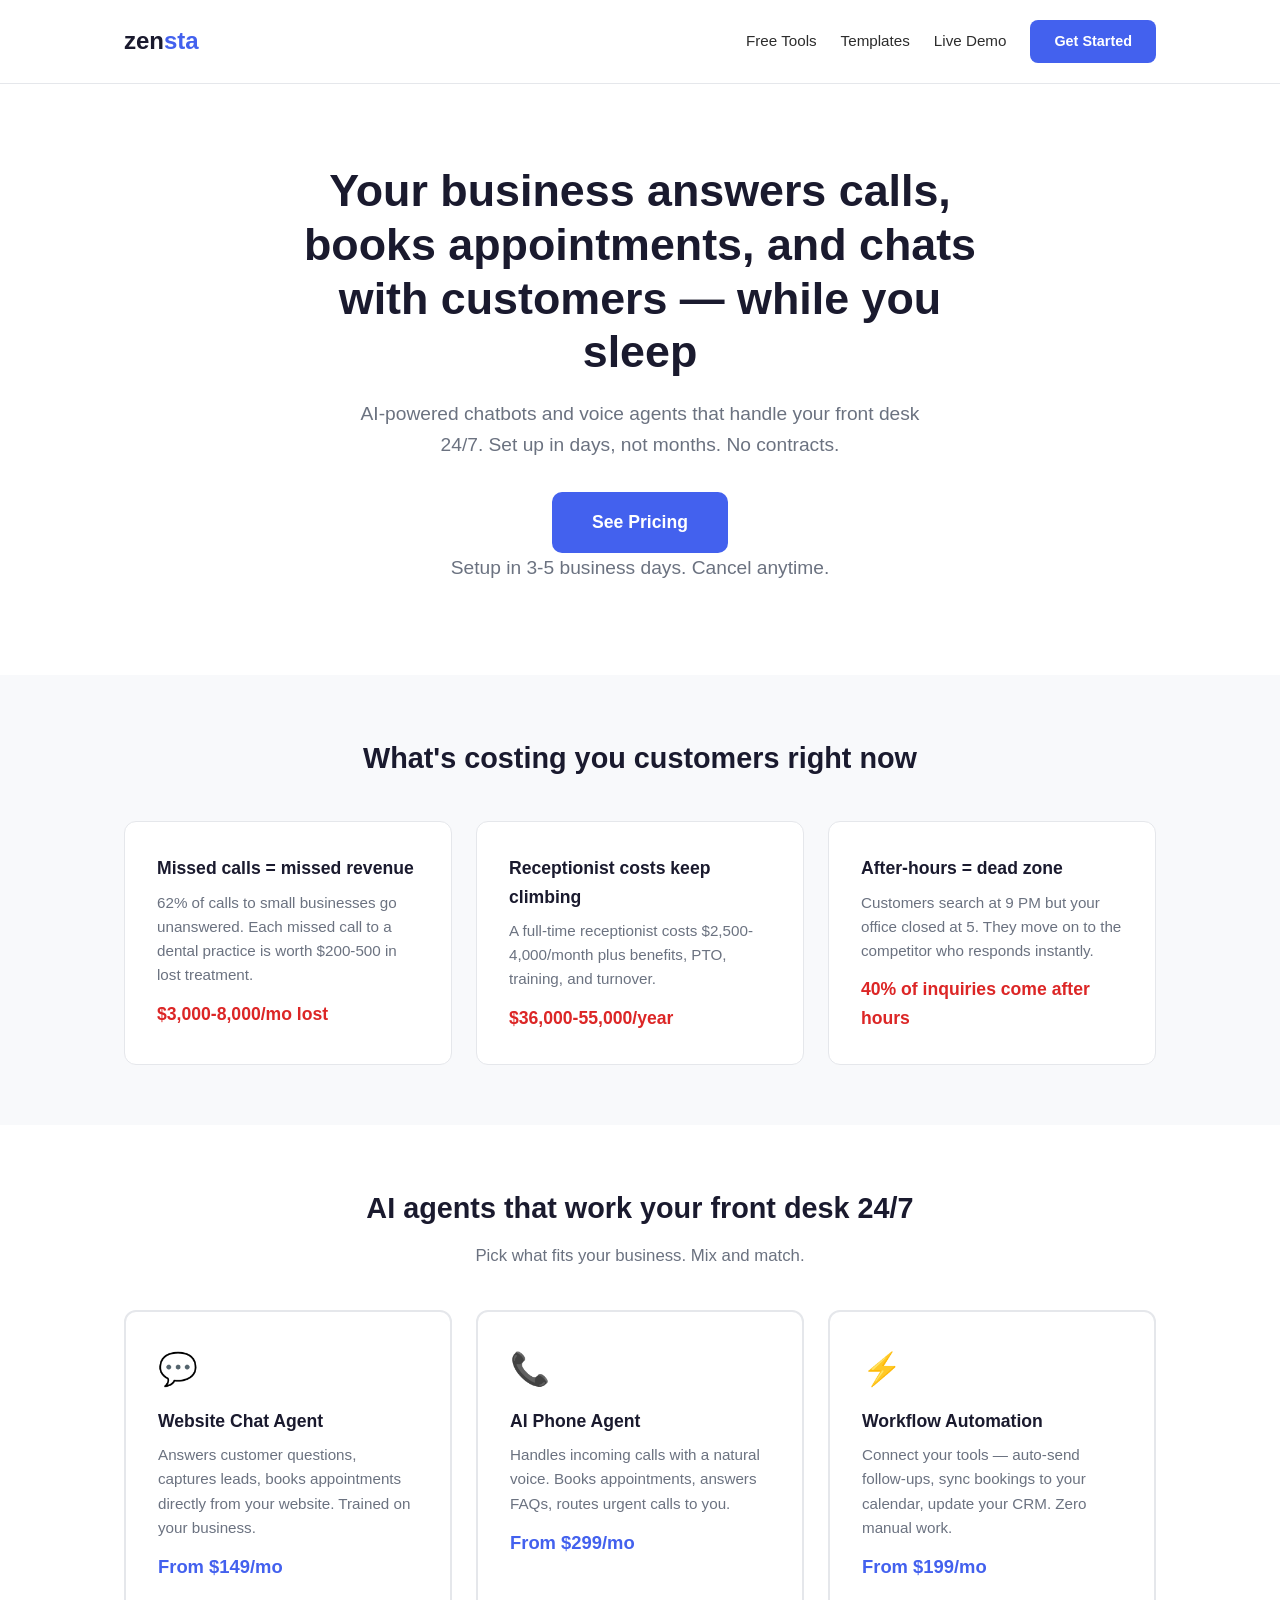
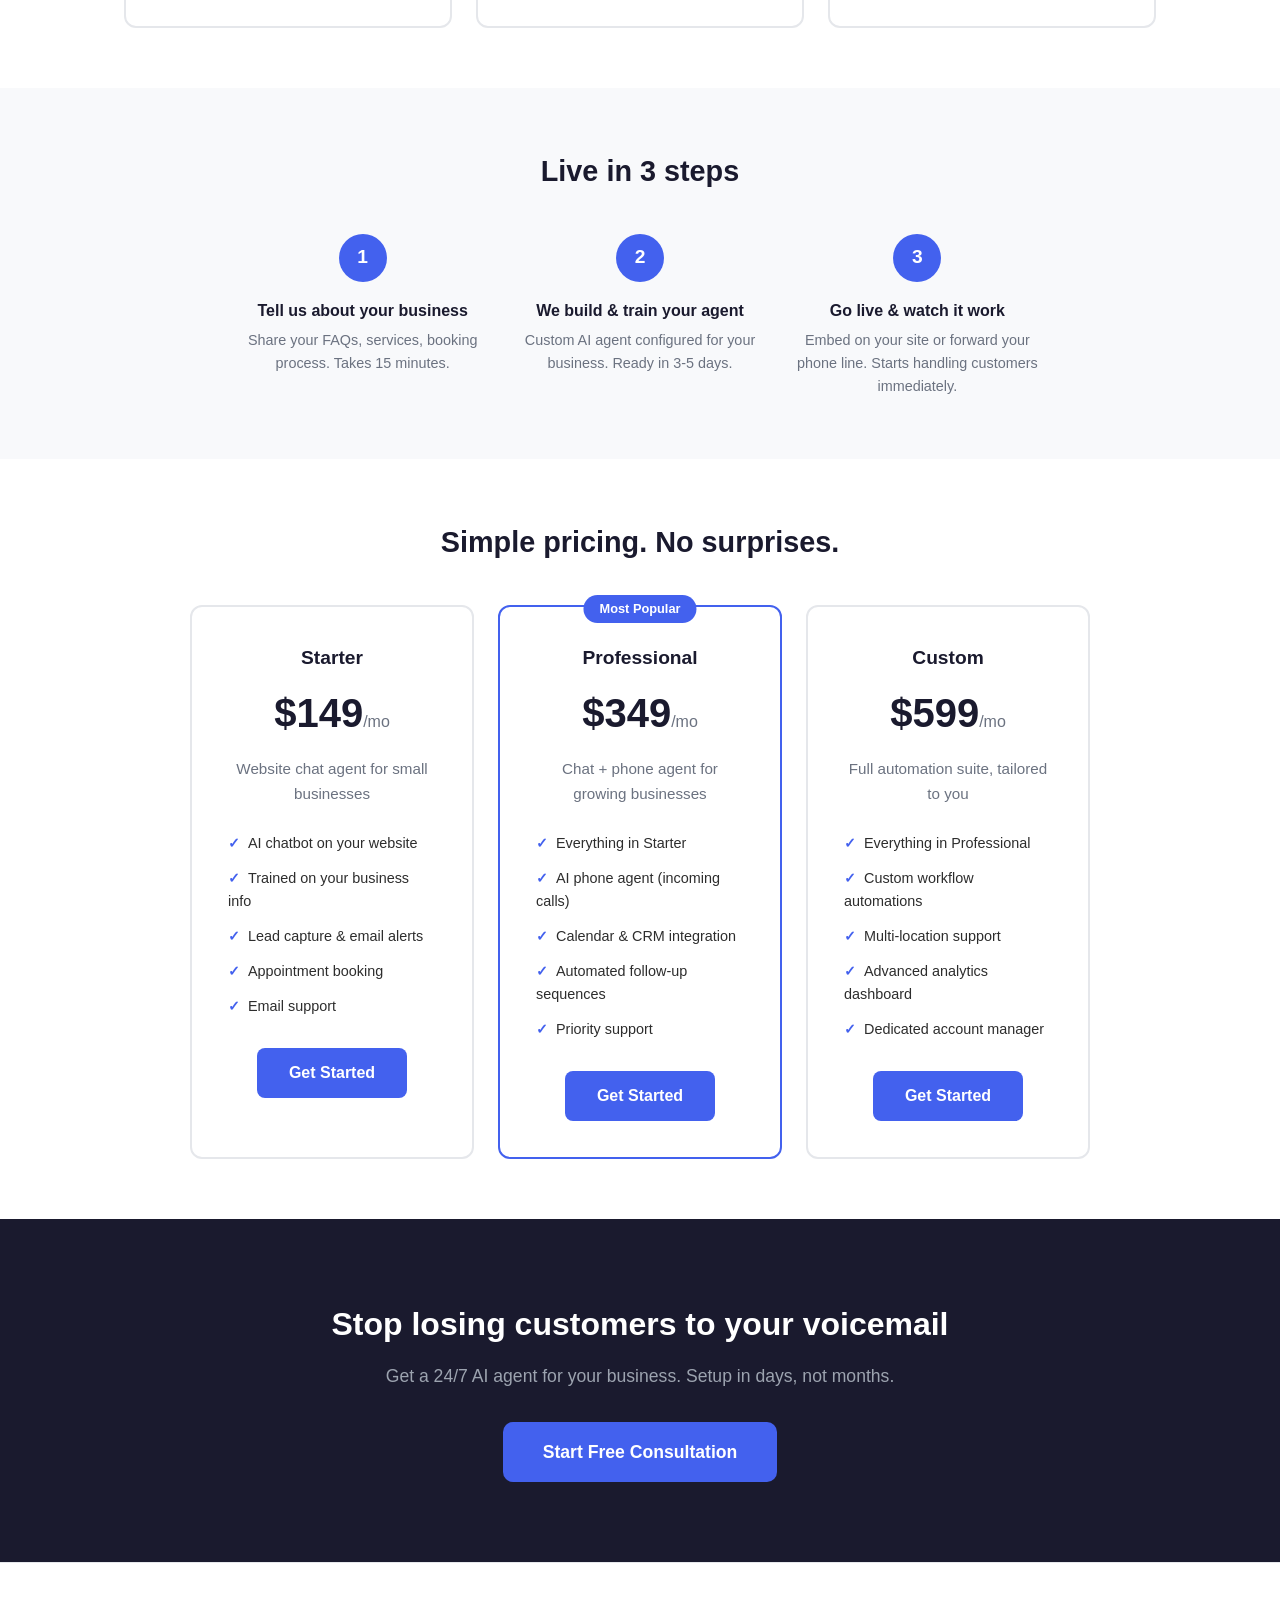
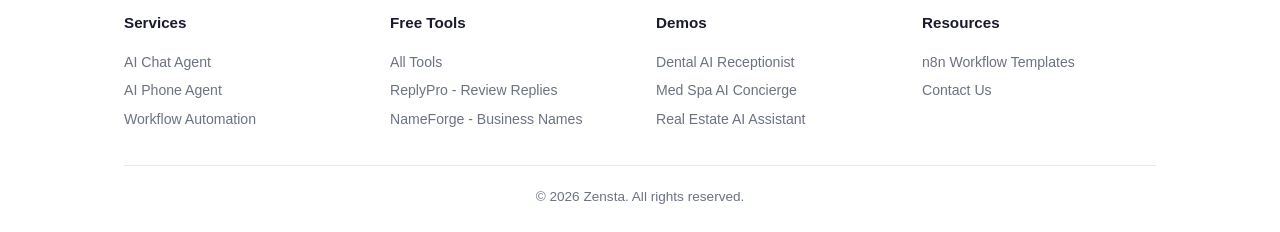
<file: index.html>
<!DOCTYPE html>
<html lang="en">
<head>
    <meta charset="UTF-8">
    <meta name="viewport" content="width=device-width, initial-scale=1.0">
    <title>Zensta — AI Automation for Small Businesses | AI Chatbot & Receptionist</title>
    <meta name="description" content="AI-powered chatbots, phone agents, and workflow automation for small businesses. AI receptionist for dental practices, med spas, real estate. Setup in days, from $149/mo. No contracts.">
    <meta name="keywords" content="AI automation small business, AI chatbot dental practice, AI receptionist, AI phone agent, workflow automation, n8n workflow templates, small business AI, 24/7 virtual receptionist">
    <meta name="robots" content="index, follow">
    <link rel="canonical" href="https://zensta.work/">

    <!-- Open Graph -->
    <meta property="og:type" content="website">
    <meta property="og:title" content="Zensta — AI Automation for Small Businesses">
    <meta property="og:description" content="AI chatbots, phone agents, and workflow automation that handle your front desk 24/7. Setup in days, not months. From $149/mo.">
    <meta property="og:url" content="https://zensta.work/">
    <meta property="og:site_name" content="Zensta">
    <meta property="og:image" content="https://zensta.work/og-image.png">
    <meta property="og:image:width" content="1200">
    <meta property="og:image:height" content="630">

    <!-- Twitter Card -->
    <meta name="twitter:card" content="summary_large_image">
    <meta name="twitter:title" content="Zensta — AI Automation for Small Businesses">
    <meta name="twitter:description" content="AI chatbots, phone agents, and workflow automation that handle your front desk 24/7. From $149/mo.">
    <meta name="twitter:image" content="https://zensta.work/og-image.png">

    <!-- JSON-LD Structured Data: Organization -->
    <script type="application/ld+json">
    {
        "@context": "https://schema.org",
        "@type": "Organization",
        "name": "Zensta",
        "url": "https://zensta.work/",
        "logo": "https://zensta.work/og-image.png",
        "description": "AI-powered chatbots, phone agents, and workflow automation for small businesses.",
        "email": "hello@zensta.work",
        "sameAs": [],
        "contactPoint": {
            "@type": "ContactPoint",
            "email": "hello@zensta.work",
            "contactType": "sales"
        }
    }
    </script>

    <!-- JSON-LD Structured Data: WebSite -->
    <script type="application/ld+json">
    {
        "@context": "https://schema.org",
        "@type": "WebSite",
        "name": "Zensta",
        "url": "https://zensta.work/",
        "description": "AI automation tools and services for small businesses",
        "potentialAction": {
            "@type": "SearchAction",
            "target": "https://zensta.work/tools.html",
            "query-input": "required name=search_term_string"
        }
    }
    </script>

    <!-- JSON-LD Structured Data: Service offerings -->
    <script type="application/ld+json">
    {
        "@context": "https://schema.org",
        "@type": "Service",
        "serviceType": "AI Automation",
        "provider": {
            "@type": "Organization",
            "name": "Zensta"
        },
        "name": "AI Automation for Small Businesses",
        "description": "AI-powered chatbots, phone agents, and workflow automation that handle your front desk 24/7.",
        "offers": [
            {
                "@type": "Offer",
                "name": "Starter Plan",
                "price": "149",
                "priceCurrency": "USD",
                "priceSpecification": {
                    "@type": "UnitPriceSpecification",
                    "price": "149",
                    "priceCurrency": "USD",
                    "billingDuration": "P1M"
                },
                "description": "Website chat agent for small businesses"
            },
            {
                "@type": "Offer",
                "name": "Professional Plan",
                "price": "349",
                "priceCurrency": "USD",
                "priceSpecification": {
                    "@type": "UnitPriceSpecification",
                    "price": "349",
                    "priceCurrency": "USD",
                    "billingDuration": "P1M"
                },
                "description": "Chat + phone agent for growing businesses"
            },
            {
                "@type": "Offer",
                "name": "Custom Plan",
                "price": "599",
                "priceCurrency": "USD",
                "priceSpecification": {
                    "@type": "UnitPriceSpecification",
                    "price": "599",
                    "priceCurrency": "USD",
                    "billingDuration": "P1M"
                },
                "description": "Full automation suite, tailored to you"
            }
        ],
        "areaServed": "US",
        "audience": {
            "@type": "Audience",
            "audienceType": "Small Business Owners"
        }
    }
    </script>

    <style>
        :root {
            --primary: #1a1a2e;
            --accent: #4361ee;
            --accent-hover: #3a56d4;
            --text: #2d2d2d;
            --text-light: #6b7280;
            --bg: #ffffff;
            --bg-alt: #f8f9fb;
            --border: #e5e7eb;
        }

        * { margin: 0; padding: 0; box-sizing: border-box; }

        body {
            font-family: -apple-system, BlinkMacSystemFont, 'Segoe UI', Roboto, sans-serif;
            color: var(--text);
            line-height: 1.6;
            background: var(--bg);
        }

        .container { max-width: 1080px; margin: 0 auto; padding: 0 24px; }

        /* Nav */
        nav {
            padding: 20px 0;
            border-bottom: 1px solid var(--border);
        }
        nav .container {
            display: flex;
            justify-content: space-between;
            align-items: center;
        }
        .logo {
            font-size: 1.5rem;
            font-weight: 700;
            color: var(--primary);
            text-decoration: none;
        }
        .logo span { color: var(--accent); }
        .nav-links {
            display: flex;
            align-items: center;
            gap: 24px;
        }
        .nav-link {
            color: var(--text);
            text-decoration: none;
            font-size: 0.95rem;
            font-weight: 500;
            transition: color 0.2s;
        }
        .nav-link:hover { color: var(--accent); }
        .nav-cta {
            background: var(--accent);
            color: white;
            padding: 10px 24px;
            border-radius: 8px;
            text-decoration: none;
            font-weight: 600;
            font-size: 0.9rem;
            transition: background 0.2s;
        }
        .nav-cta:hover { background: var(--accent-hover); }

        /* Hero */
        .hero {
            padding: 80px 0 60px;
            text-align: center;
        }
        .hero h1 {
            font-size: 2.8rem;
            line-height: 1.2;
            color: var(--primary);
            margin-bottom: 20px;
            max-width: 700px;
            margin-left: auto;
            margin-right: auto;
        }
        .hero p {
            font-size: 1.2rem;
            color: var(--text-light);
            max-width: 560px;
            margin: 0 auto 32px;
        }
        .hero-cta {
            display: inline-block;
            background: var(--accent);
            color: white;
            padding: 16px 40px;
            border-radius: 10px;
            text-decoration: none;
            font-weight: 700;
            font-size: 1.1rem;
            transition: background 0.2s, transform 0.1s;
        }
        .hero-cta:hover { background: var(--accent-hover); transform: translateY(-1px); }
        .hero-sub {
            margin-top: 12px;
            font-size: 0.85rem;
            color: var(--text-light);
        }

        /* Problem */
        .problem {
            padding: 60px 0;
            background: var(--bg-alt);
        }
        .problem h2 {
            text-align: center;
            font-size: 1.8rem;
            color: var(--primary);
            margin-bottom: 40px;
        }
        .problem-grid {
            display: grid;
            grid-template-columns: repeat(auto-fit, minmax(300px, 1fr));
            gap: 24px;
        }
        .problem-card {
            background: white;
            border: 1px solid var(--border);
            border-radius: 12px;
            padding: 32px;
        }
        .problem-card h3 {
            font-size: 1.1rem;
            margin-bottom: 8px;
            color: var(--primary);
        }
        .problem-card p {
            color: var(--text-light);
            font-size: 0.95rem;
        }
        .problem-card .cost {
            margin-top: 12px;
            font-weight: 700;
            color: #dc2626;
            font-size: 1.1rem;
        }

        /* Solution */
        .solution {
            padding: 60px 0;
        }
        .solution h2 {
            text-align: center;
            font-size: 1.8rem;
            color: var(--primary);
            margin-bottom: 12px;
        }
        .solution .subtitle {
            text-align: center;
            color: var(--text-light);
            margin-bottom: 40px;
            font-size: 1.05rem;
        }
        .solution-grid {
            display: grid;
            grid-template-columns: repeat(auto-fit, minmax(300px, 1fr));
            gap: 24px;
        }
        .solution-card {
            border: 2px solid var(--border);
            border-radius: 12px;
            padding: 32px;
            transition: border-color 0.2s;
        }
        .solution-card:hover { border-color: var(--accent); }
        .solution-card .icon { font-size: 2rem; margin-bottom: 12px; }
        .solution-card h3 { font-size: 1.1rem; margin-bottom: 8px; color: var(--primary); }
        .solution-card p { color: var(--text-light); font-size: 0.95rem; margin-bottom: 12px; }
        .solution-card .price {
            font-weight: 700;
            color: var(--accent);
            font-size: 1.15rem;
        }

        /* How it works */
        .process {
            padding: 60px 0;
            background: var(--bg-alt);
        }
        .process h2 {
            text-align: center;
            font-size: 1.8rem;
            color: var(--primary);
            margin-bottom: 40px;
        }
        .steps {
            display: grid;
            grid-template-columns: repeat(auto-fit, minmax(220px, 1fr));
            gap: 32px;
            max-width: 800px;
            margin: 0 auto;
        }
        .step {
            text-align: center;
        }
        .step-num {
            width: 48px;
            height: 48px;
            background: var(--accent);
            color: white;
            border-radius: 50%;
            display: inline-flex;
            align-items: center;
            justify-content: center;
            font-weight: 700;
            font-size: 1.2rem;
            margin-bottom: 16px;
        }
        .step h3 { font-size: 1rem; margin-bottom: 6px; color: var(--primary); }
        .step p { color: var(--text-light); font-size: 0.9rem; }

        /* Pricing */
        .pricing {
            padding: 60px 0;
        }
        .pricing h2 {
            text-align: center;
            font-size: 1.8rem;
            color: var(--primary);
            margin-bottom: 40px;
        }
        .pricing-grid {
            display: grid;
            grid-template-columns: repeat(auto-fit, minmax(280px, 1fr));
            gap: 24px;
            max-width: 900px;
            margin: 0 auto;
        }
        .pricing-card {
            border: 2px solid var(--border);
            border-radius: 12px;
            padding: 36px;
            text-align: center;
        }
        .pricing-card.featured {
            border-color: var(--accent);
            position: relative;
        }
        .pricing-card.featured::before {
            content: 'Most Popular';
            position: absolute;
            top: -12px;
            left: 50%;
            transform: translateX(-50%);
            background: var(--accent);
            color: white;
            padding: 4px 16px;
            border-radius: 20px;
            font-size: 0.8rem;
            font-weight: 600;
        }
        .pricing-card h3 { font-size: 1.2rem; color: var(--primary); margin-bottom: 8px; }
        .pricing-card .amount { font-size: 2.5rem; font-weight: 800; color: var(--primary); }
        .pricing-card .amount span { font-size: 1rem; font-weight: 400; color: var(--text-light); }
        .pricing-card .desc { color: var(--text-light); margin: 12px 0 20px; font-size: 0.95rem; }
        .pricing-card ul {
            list-style: none;
            text-align: left;
            margin-bottom: 24px;
        }
        .pricing-card ul li {
            padding: 6px 0;
            color: var(--text);
            font-size: 0.9rem;
        }
        .pricing-card ul li::before {
            content: '\2713';
            color: var(--accent);
            font-weight: 700;
            margin-right: 8px;
        }
        .pricing-cta {
            display: inline-block;
            background: var(--accent);
            color: white;
            padding: 12px 32px;
            border-radius: 8px;
            text-decoration: none;
            font-weight: 600;
            transition: background 0.2s;
        }
        .pricing-cta:hover { background: var(--accent-hover); }

        /* CTA */
        .final-cta {
            padding: 80px 0;
            background: var(--primary);
            text-align: center;
            color: white;
        }
        .final-cta h2 { font-size: 2rem; margin-bottom: 12px; }
        .final-cta p { color: #9ca3af; margin-bottom: 32px; font-size: 1.1rem; }
        .final-cta a {
            display: inline-block;
            background: var(--accent);
            color: white;
            padding: 16px 40px;
            border-radius: 10px;
            text-decoration: none;
            font-weight: 700;
            font-size: 1.1rem;
            transition: background 0.2s;
        }
        .final-cta a:hover { background: var(--accent-hover); }

        /* Footer */
        footer {
            padding: 48px 0 24px;
            color: var(--text-light);
            font-size: 0.85rem;
            border-top: 1px solid var(--border);
        }
        .footer-grid {
            display: grid;
            grid-template-columns: repeat(auto-fit, minmax(180px, 1fr));
            gap: 32px;
            margin-bottom: 32px;
        }
        .footer-col h4 {
            color: var(--primary);
            font-size: 0.95rem;
            margin-bottom: 12px;
        }
        .footer-col a {
            display: block;
            color: var(--text-light);
            text-decoration: none;
            padding: 3px 0;
            font-size: 0.88rem;
            transition: color 0.2s;
        }
        .footer-col a:hover { color: var(--accent); }
        .footer-bottom {
            text-align: center;
            padding-top: 20px;
            border-top: 1px solid var(--border);
        }

        @media (max-width: 768px) {
            .nav-links { gap: 12px; }
            .nav-link { font-size: 0.85rem; }
        }
        @media (max-width: 640px) {
            .hero h1 { font-size: 2rem; }
            .hero { padding: 48px 0 40px; }
            .nav-links .nav-link { display: none; }
        }
    </style>
</head>
<body>

<nav>
    <div class="container">
        <a href="/" class="logo">zen<span>sta</span></a>
        <div class="nav-links">
            <a href="/tools.html" class="nav-link">Free Tools</a>
            <a href="/templates.html" class="nav-link">Templates</a>
            <a href="/demo.html" class="nav-link">Live Demo</a>
            <a href="#pricing" class="nav-cta">Get Started</a>
        </div>
    </div>
</nav>

<section class="hero">
    <div class="container">
        <h1>Your business answers calls, books appointments, and chats with customers — while you sleep</h1>
        <p>AI-powered chatbots and voice agents that handle your front desk 24/7. Set up in days, not months. No contracts.</p>
        <a href="#pricing" class="hero-cta">See Pricing</a>
        <p class="hero-sub">Setup in 3-5 business days. Cancel anytime.</p>
    </div>
</section>

<section class="problem">
    <div class="container">
        <h2>What's costing you customers right now</h2>
        <div class="problem-grid">
            <div class="problem-card">
                <h3>Missed calls = missed revenue</h3>
                <p>62% of calls to small businesses go unanswered. Each missed call to a dental practice is worth $200-500 in lost treatment.</p>
                <p class="cost">$3,000-8,000/mo lost</p>
            </div>
            <div class="problem-card">
                <h3>Receptionist costs keep climbing</h3>
                <p>A full-time receptionist costs $2,500-4,000/month plus benefits, PTO, training, and turnover.</p>
                <p class="cost">$36,000-55,000/year</p>
            </div>
            <div class="problem-card">
                <h3>After-hours = dead zone</h3>
                <p>Customers search at 9 PM but your office closed at 5. They move on to the competitor who responds instantly.</p>
                <p class="cost">40% of inquiries come after hours</p>
            </div>
        </div>
    </div>
</section>

<section class="solution">
    <div class="container">
        <h2>AI agents that work your front desk 24/7</h2>
        <p class="subtitle">Pick what fits your business. Mix and match.</p>
        <div class="solution-grid">
            <div class="solution-card">
                <div class="icon">💬</div>
                <h3>Website Chat Agent</h3>
                <p>Answers customer questions, captures leads, books appointments directly from your website. Trained on your business.</p>
                <p class="price">From $149/mo</p>
            </div>
            <div class="solution-card">
                <div class="icon">📞</div>
                <h3>AI Phone Agent</h3>
                <p>Handles incoming calls with a natural voice. Books appointments, answers FAQs, routes urgent calls to you.</p>
                <p class="price">From $299/mo</p>
            </div>
            <div class="solution-card">
                <div class="icon">⚡</div>
                <h3>Workflow Automation</h3>
                <p>Connect your tools — auto-send follow-ups, sync bookings to your calendar, update your CRM. Zero manual work.</p>
                <p class="price">From $199/mo</p>
            </div>
        </div>
    </div>
</section>

<section class="process">
    <div class="container">
        <h2>Live in 3 steps</h2>
        <div class="steps">
            <div class="step">
                <div class="step-num">1</div>
                <h3>Tell us about your business</h3>
                <p>Share your FAQs, services, booking process. Takes 15 minutes.</p>
            </div>
            <div class="step">
                <div class="step-num">2</div>
                <h3>We build & train your agent</h3>
                <p>Custom AI agent configured for your business. Ready in 3-5 days.</p>
            </div>
            <div class="step">
                <div class="step-num">3</div>
                <h3>Go live & watch it work</h3>
                <p>Embed on your site or forward your phone line. Starts handling customers immediately.</p>
            </div>
        </div>
    </div>
</section>

<section class="pricing" id="pricing">
    <div class="container">
        <h2>Simple pricing. No surprises.</h2>
        <div class="pricing-grid">
            <div class="pricing-card">
                <h3>Starter</h3>
                <div class="amount">$149<span>/mo</span></div>
                <p class="desc">Website chat agent for small businesses</p>
                <ul>
                    <li>AI chatbot on your website</li>
                    <li>Trained on your business info</li>
                    <li>Lead capture & email alerts</li>
                    <li>Appointment booking</li>
                    <li>Email support</li>
                </ul>
                <a href="mailto:hello@zensta.work?subject=Interested in Starter Plan" class="pricing-cta">Get Started</a>
            </div>
            <div class="pricing-card featured">
                <h3>Professional</h3>
                <div class="amount">$349<span>/mo</span></div>
                <p class="desc">Chat + phone agent for growing businesses</p>
                <ul>
                    <li>Everything in Starter</li>
                    <li>AI phone agent (incoming calls)</li>
                    <li>Calendar & CRM integration</li>
                    <li>Automated follow-up sequences</li>
                    <li>Priority support</li>
                </ul>
                <a href="mailto:hello@zensta.work?subject=Interested in Professional Plan" class="pricing-cta">Get Started</a>
            </div>
            <div class="pricing-card">
                <h3>Custom</h3>
                <div class="amount">$599<span>/mo</span></div>
                <p class="desc">Full automation suite, tailored to you</p>
                <ul>
                    <li>Everything in Professional</li>
                    <li>Custom workflow automations</li>
                    <li>Multi-location support</li>
                    <li>Advanced analytics dashboard</li>
                    <li>Dedicated account manager</li>
                </ul>
                <a href="mailto:hello@zensta.work?subject=Interested in Custom Plan" class="pricing-cta">Get Started</a>
            </div>
        </div>
    </div>
</section>

<section class="final-cta">
    <div class="container">
        <h2>Stop losing customers to your voicemail</h2>
        <p>Get a 24/7 AI agent for your business. Setup in days, not months.</p>
        <a href="mailto:hello@zensta.work?subject=I want an AI agent for my business">Start Free Consultation</a>
    </div>
</section>

<footer>
    <div class="container">
        <div class="footer-grid">
            <div class="footer-col">
                <h4>Services</h4>
                <a href="#pricing">AI Chat Agent</a>
                <a href="#pricing">AI Phone Agent</a>
                <a href="#pricing">Workflow Automation</a>
            </div>
            <div class="footer-col">
                <h4>Free Tools</h4>
                <a href="/tools.html">All Tools</a>
                <a href="/replypro.html">ReplyPro - Review Replies</a>
                <a href="/nameforge.html">NameForge - Business Names</a>
            </div>
            <div class="footer-col">
                <h4>Demos</h4>
                <a href="/demo.html">Dental AI Receptionist</a>
                <a href="/demo-medspa.html">Med Spa AI Concierge</a>
                <a href="/demo-realestate.html">Real Estate AI Assistant</a>
            </div>
            <div class="footer-col">
                <h4>Resources</h4>
                <a href="/templates.html">n8n Workflow Templates</a>
                <a href="mailto:hello@zensta.work">Contact Us</a>
            </div>
        </div>
        <div class="footer-bottom">
            <p>&copy; 2026 Zensta. All rights reserved.</p>
        </div>
    </div>
</footer>

</body>
</html>
</file>
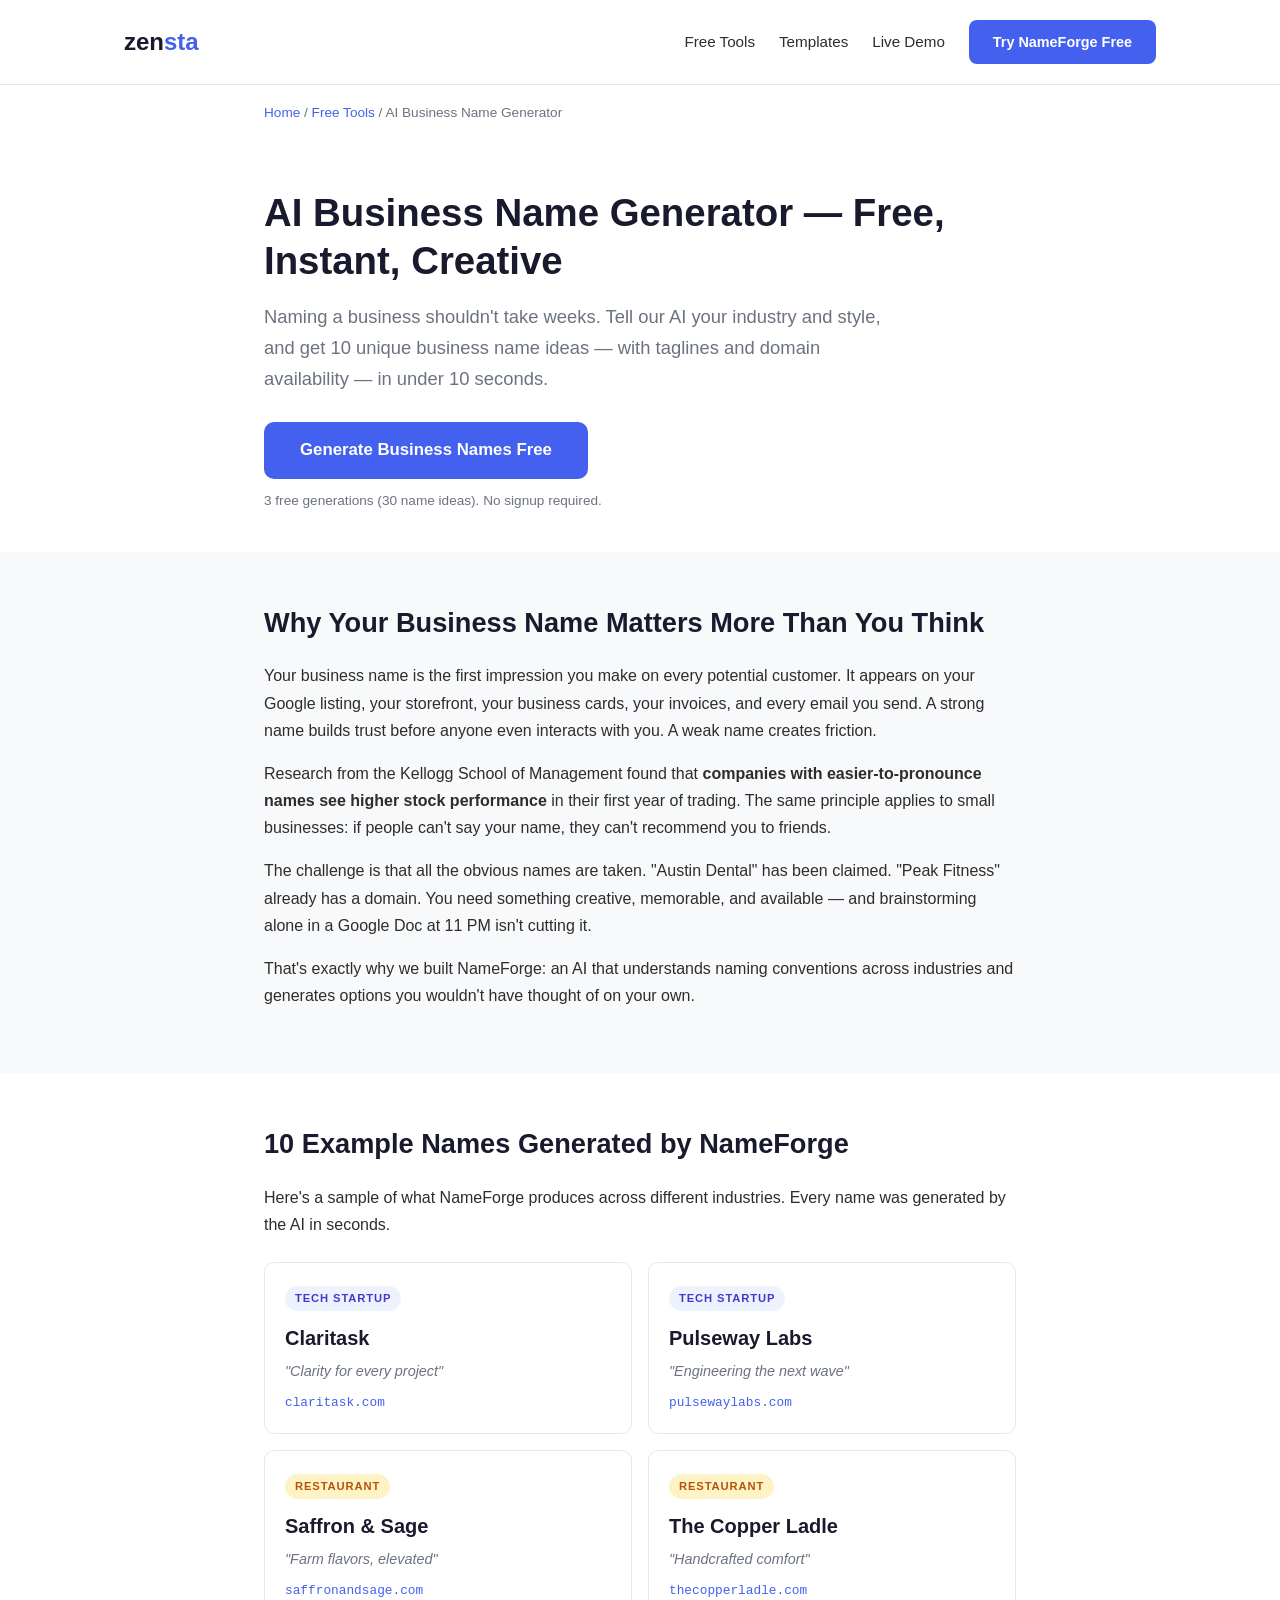
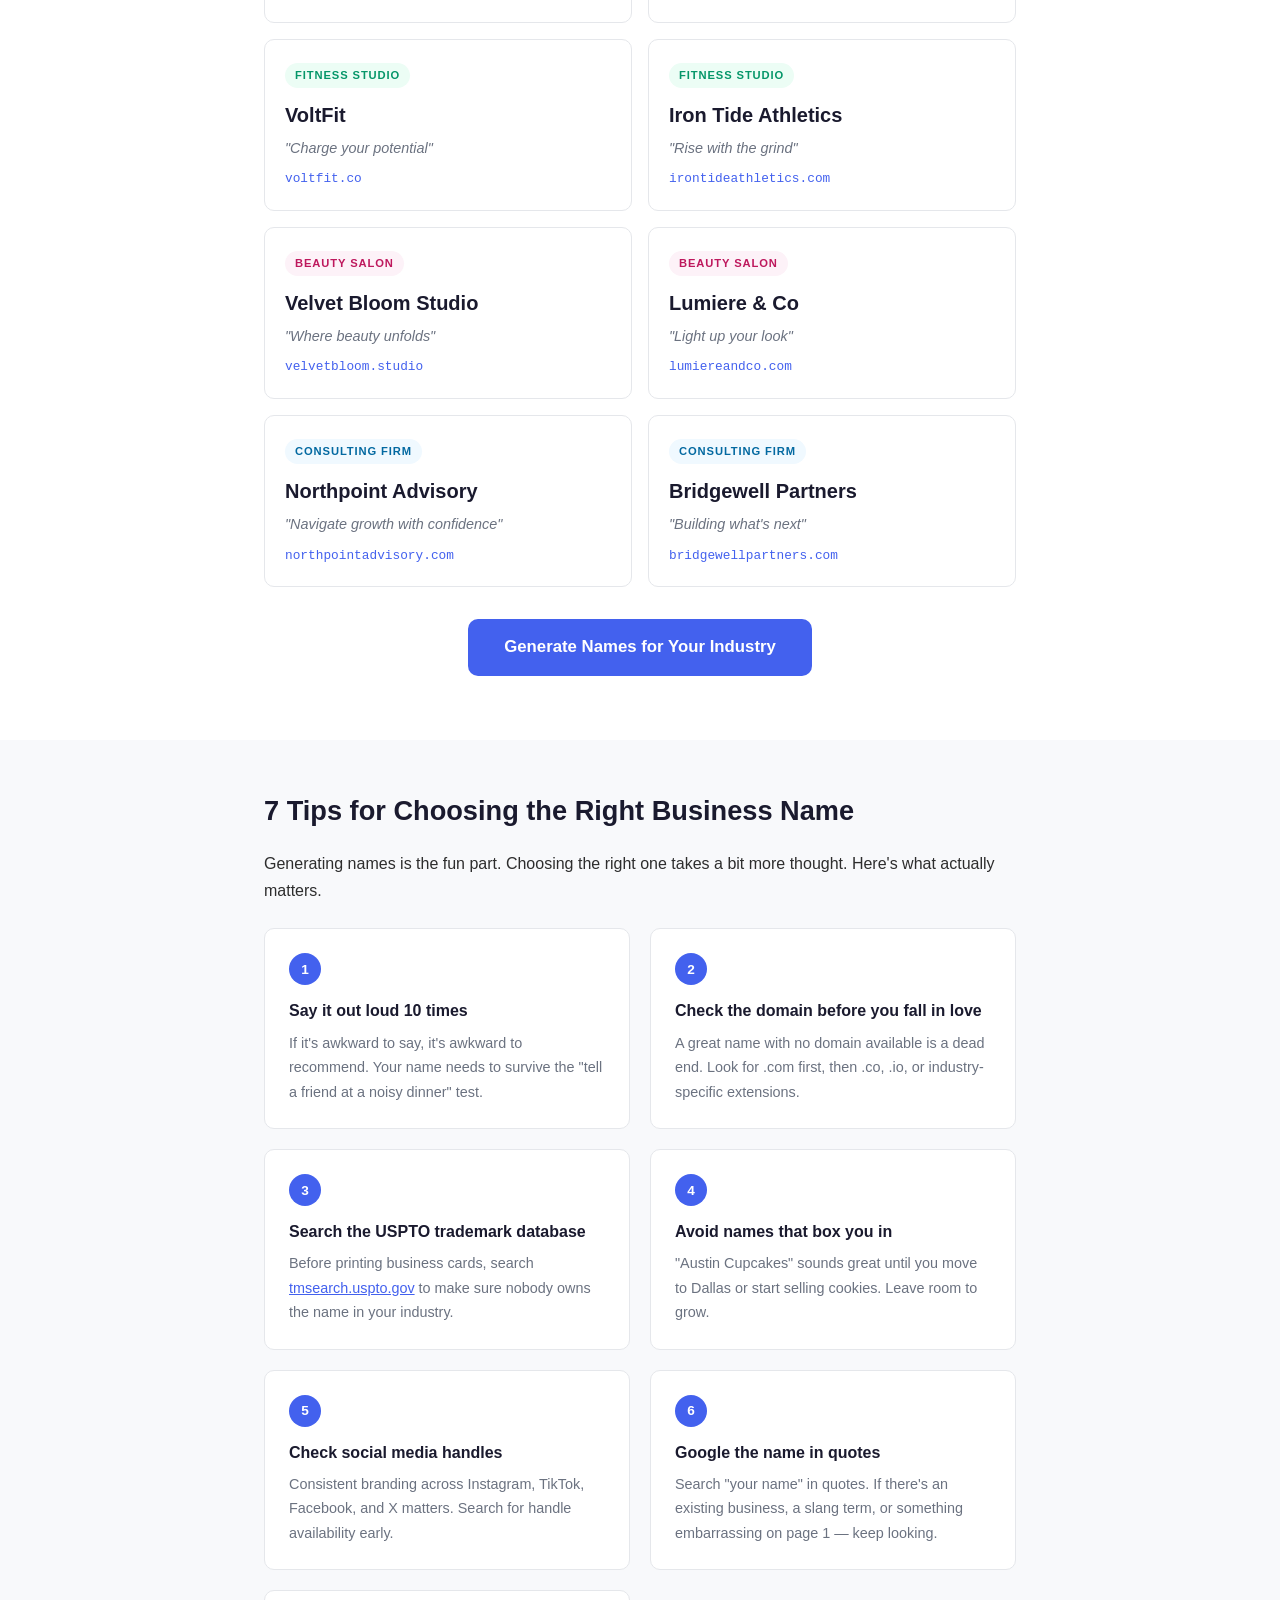
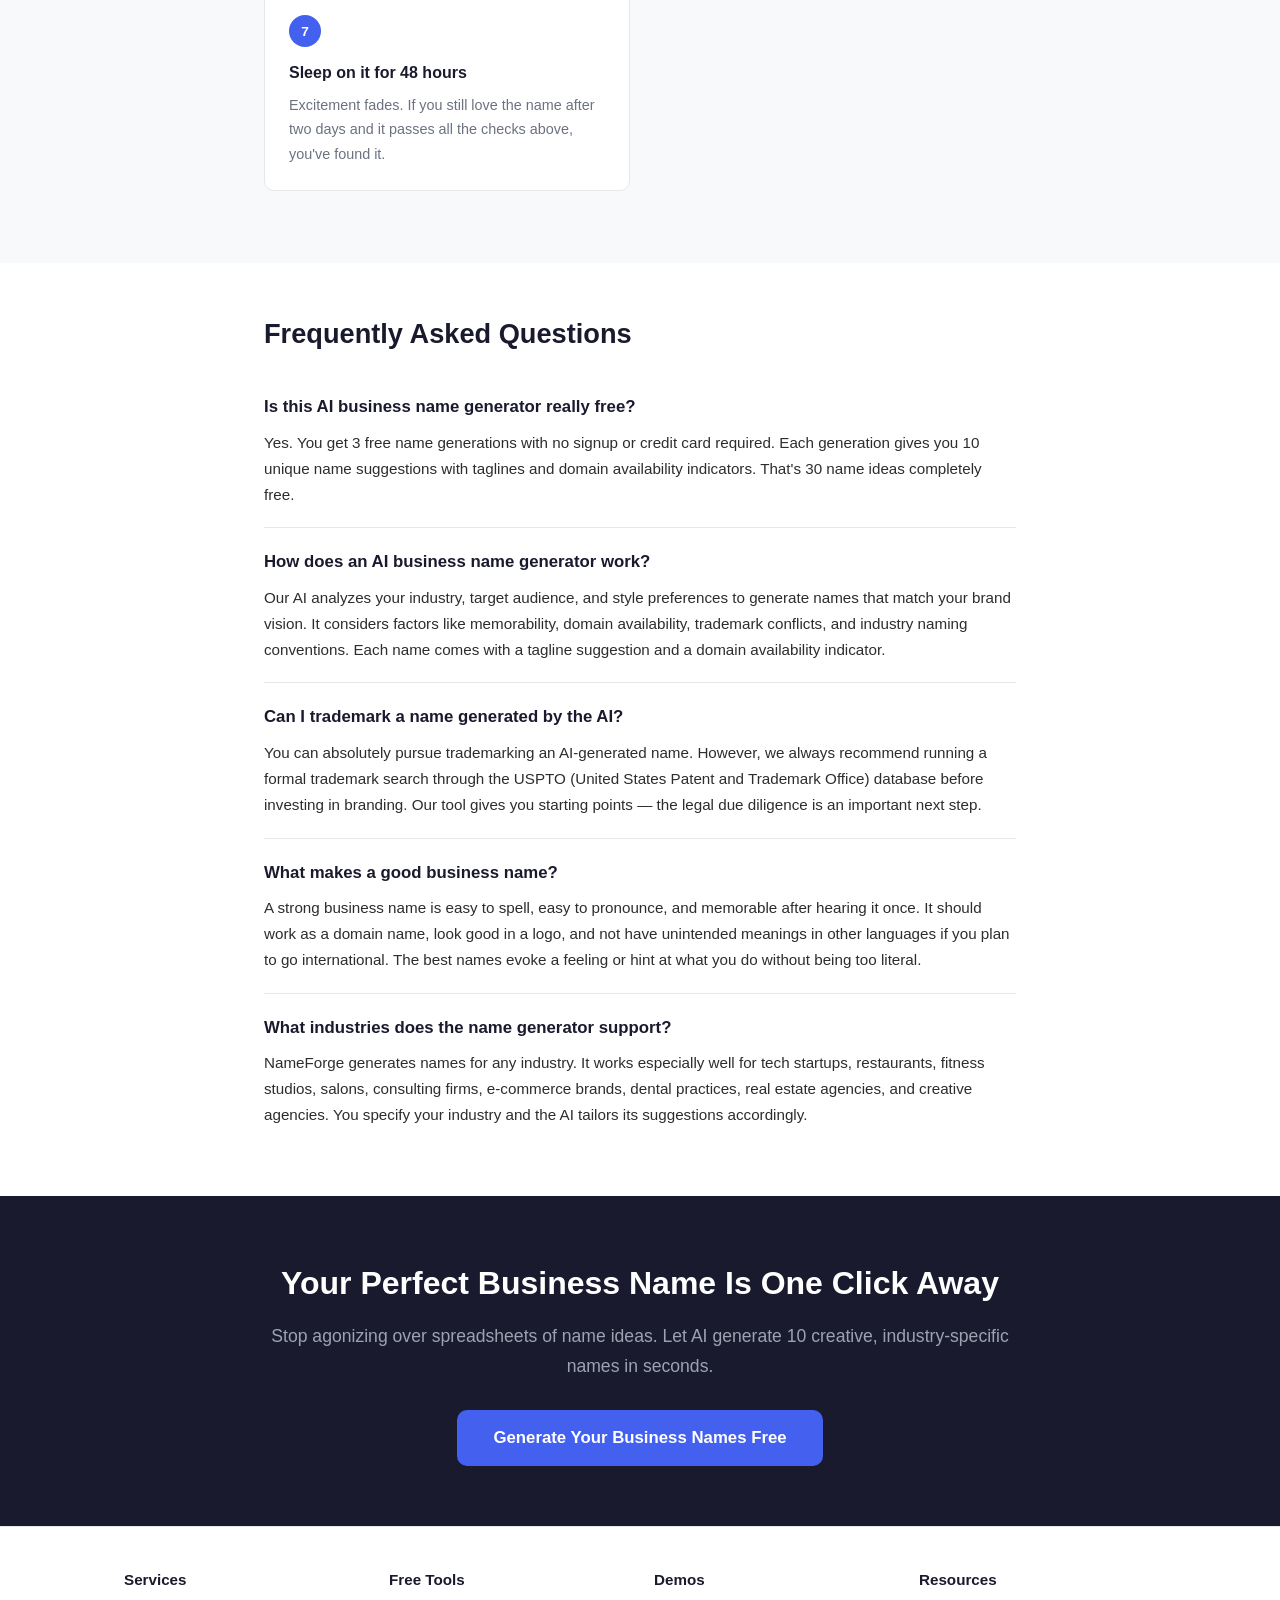
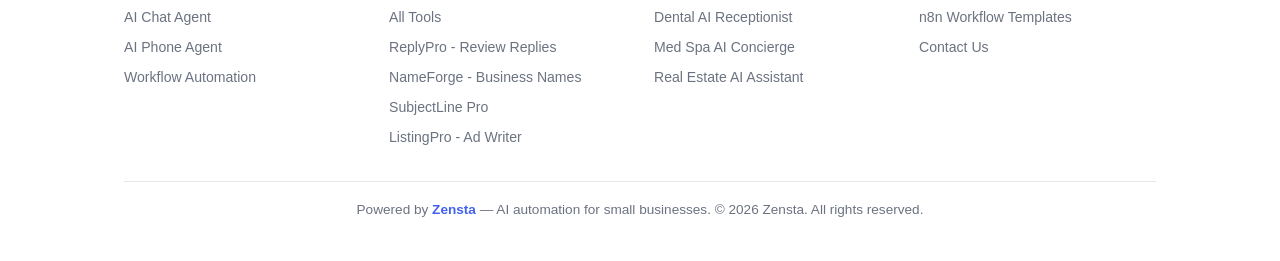
<file: ai-business-name-generator.html>
<!DOCTYPE html>
<html lang="en">
<head>
    <meta charset="UTF-8">
    <meta name="viewport" content="width=device-width, initial-scale=1.0">
    <title>AI Business Name Generator Free — Get 10 Creative Names Instantly | Zensta</title>
    <meta name="description" content="Free AI business name generator. Get 10 creative, industry-specific business name ideas with taglines and domain availability in seconds. No signup required.">
    <meta name="keywords" content="AI business name generator free, business name generator, free business name ideas, company name generator, startup name generator, brand name generator AI, creative business names">
    <meta name="robots" content="index, follow">
    <link rel="canonical" href="https://zensta.work/ai-business-name-generator.html">

    <!-- Open Graph -->
    <meta property="og:type" content="website">
    <meta property="og:title" content="AI Business Name Generator Free — 10 Creative Names in Seconds">
    <meta property="og:description" content="Stuck on naming your business? Our free AI generates 10 unique, industry-specific business names with taglines and domain hints. No signup needed.">
    <meta property="og:url" content="https://zensta.work/ai-business-name-generator.html">
    <meta property="og:site_name" content="Zensta">
    <meta property="og:image" content="https://zensta.work/og-image.png">
    <meta property="og:image:width" content="1200">
    <meta property="og:image:height" content="630">

    <!-- Twitter Card -->
    <meta name="twitter:card" content="summary_large_image">
    <meta name="twitter:title" content="AI Business Name Generator Free — 10 Creative Names in Seconds">
    <meta name="twitter:description" content="Stuck on naming your business? Our free AI generates 10 unique, industry-specific business names with taglines and domain hints.">
    <meta name="twitter:image" content="https://zensta.work/og-image.png">

    <!-- JSON-LD: FAQPage -->
    <script type="application/ld+json">
    {
        "@context": "https://schema.org",
        "@type": "FAQPage",
        "mainEntity": [
            {
                "@type": "Question",
                "name": "Is this AI business name generator really free?",
                "acceptedAnswer": {
                    "@type": "Answer",
                    "text": "Yes. You get 3 free name generations with no signup or credit card required. Each generation gives you 10 unique name suggestions with taglines and domain availability indicators. That's 30 name ideas completely free."
                }
            },
            {
                "@type": "Question",
                "name": "How does an AI business name generator work?",
                "acceptedAnswer": {
                    "@type": "Answer",
                    "text": "Our AI analyzes your industry, target audience, and style preferences to generate names that match your brand vision. It considers factors like memorability, domain availability, trademark conflicts, and industry naming conventions. Each name comes with a tagline suggestion and a domain availability indicator."
                }
            },
            {
                "@type": "Question",
                "name": "Can I trademark a name generated by the AI?",
                "acceptedAnswer": {
                    "@type": "Answer",
                    "text": "You can absolutely pursue trademarking an AI-generated name. However, we always recommend running a formal trademark search through the USPTO (United States Patent and Trademark Office) database before investing in branding. Our tool gives you starting points — the legal due diligence is an important next step."
                }
            },
            {
                "@type": "Question",
                "name": "What makes a good business name?",
                "acceptedAnswer": {
                    "@type": "Answer",
                    "text": "A strong business name is easy to spell, easy to pronounce, and memorable after hearing it once. It should work as a domain name, look good in a logo, and not have unintended meanings in other languages if you plan to go international. The best names evoke a feeling or hint at what you do without being too literal."
                }
            },
            {
                "@type": "Question",
                "name": "What industries does the name generator support?",
                "acceptedAnswer": {
                    "@type": "Answer",
                    "text": "NameForge generates names for any industry. It works especially well for tech startups, restaurants, fitness studios, salons, consulting firms, e-commerce brands, dental practices, real estate agencies, and creative agencies. You specify your industry and the AI tailors its suggestions accordingly."
                }
            }
        ]
    }
    </script>

    <!-- JSON-LD: SoftwareApplication -->
    <script type="application/ld+json">
    {
        "@context": "https://schema.org",
        "@type": "SoftwareApplication",
        "name": "NameForge AI — Free Business Name Generator",
        "description": "AI-powered business name generator that creates 10 unique name suggestions with taglines and domain availability hints. Free to use, no signup required.",
        "url": "https://zensta.work/nameforge.html",
        "applicationCategory": "BusinessApplication",
        "operatingSystem": "Web",
        "offers": {
            "@type": "Offer",
            "price": "0",
            "priceCurrency": "USD",
            "description": "3 free generations (30 name ideas), no signup required"
        },
        "aggregateRating": {
            "@type": "AggregateRating",
            "ratingValue": "4.7",
            "ratingCount": "89",
            "bestRating": "5"
        },
        "provider": {
            "@type": "Organization",
            "name": "Zensta",
            "url": "https://zensta.work/"
        }
    }
    </script>

    <!-- JSON-LD: BreadcrumbList -->
    <script type="application/ld+json">
    {
        "@context": "https://schema.org",
        "@type": "BreadcrumbList",
        "itemListElement": [
            { "@type": "ListItem", "position": 1, "name": "Home", "item": "https://zensta.work/" },
            { "@type": "ListItem", "position": 2, "name": "Free Tools", "item": "https://zensta.work/tools.html" },
            { "@type": "ListItem", "position": 3, "name": "AI Business Name Generator", "item": "https://zensta.work/ai-business-name-generator.html" }
        ]
    }
    </script>

    <style>
        :root {
            --primary: #1a1a2e;
            --accent: #4361ee;
            --accent-hover: #3a56d4;
            --text: #2d2d2d;
            --text-light: #6b7280;
            --bg: #ffffff;
            --bg-alt: #f8f9fb;
            --border: #e5e7eb;
        }

        * { margin: 0; padding: 0; box-sizing: border-box; }

        body {
            font-family: -apple-system, BlinkMacSystemFont, 'Segoe UI', Roboto, sans-serif;
            color: var(--text);
            line-height: 1.7;
            background: var(--bg);
        }

        .container { max-width: 800px; margin: 0 auto; padding: 0 24px; }

        /* Nav */
        nav { padding: 20px 0; border-bottom: 1px solid var(--border); }
        nav .container { display: flex; justify-content: space-between; align-items: center; max-width: 1080px; }
        .logo { font-size: 1.5rem; font-weight: 700; color: var(--primary); text-decoration: none; }
        .logo span { color: var(--accent); }
        .nav-links { display: flex; align-items: center; gap: 24px; }
        .nav-link { color: var(--text); text-decoration: none; font-size: 0.95rem; font-weight: 500; transition: color 0.2s; }
        .nav-link:hover { color: var(--accent); }
        .nav-cta { background: var(--accent); color: white; padding: 10px 24px; border-radius: 8px; text-decoration: none; font-weight: 600; font-size: 0.9rem; transition: background 0.2s; }
        .nav-cta:hover { background: var(--accent-hover); }

        /* Breadcrumb */
        .breadcrumb { padding: 16px 0; font-size: 0.85rem; color: var(--text-light); }
        .breadcrumb a { color: var(--accent); text-decoration: none; }
        .breadcrumb a:hover { text-decoration: underline; }

        /* Hero */
        .hero { padding: 48px 0 40px; }
        .hero h1 { font-size: 2.4rem; line-height: 1.25; color: var(--primary); margin-bottom: 16px; }
        .hero .subtitle { font-size: 1.15rem; color: var(--text-light); margin-bottom: 28px; max-width: 640px; }
        .cta-btn { display: inline-block; background: var(--accent); color: white; padding: 14px 36px; border-radius: 10px; text-decoration: none; font-weight: 700; font-size: 1.05rem; transition: background 0.2s, transform 0.1s; }
        .cta-btn:hover { background: var(--accent-hover); transform: translateY(-1px); }
        .cta-sub { display: block; margin-top: 10px; font-size: 0.85rem; color: var(--text-light); }

        /* Content sections */
        .content-section { padding: 48px 0; }
        .content-section.alt { background: var(--bg-alt); }
        .content-section h2 { font-size: 1.7rem; color: var(--primary); margin-bottom: 16px; }
        .content-section h3 { font-size: 1.2rem; color: var(--primary); margin-bottom: 8px; margin-top: 24px; }
        .content-section p { margin-bottom: 16px; color: var(--text); font-size: 1rem; }
        .content-section ul, .content-section ol { margin: 0 0 16px 24px; color: var(--text); }
        .content-section li { margin-bottom: 8px; }

        /* Name examples grid */
        .names-grid { display: grid; grid-template-columns: repeat(auto-fill, minmax(340px, 1fr)); gap: 16px; margin: 24px 0; }
        .name-card { background: white; border: 1px solid var(--border); border-radius: 10px; padding: 20px; transition: box-shadow 0.2s; }
        .name-card:hover { box-shadow: 0 4px 16px rgba(0,0,0,0.06); }
        .name-card .industry-tag { display: inline-block; font-size: 0.7rem; text-transform: uppercase; letter-spacing: 0.08em; font-weight: 700; padding: 3px 10px; border-radius: 20px; margin-bottom: 10px; }
        .name-card .biz-name { font-size: 1.25rem; font-weight: 800; color: var(--primary); margin-bottom: 4px; }
        .name-card .tagline { font-size: 0.9rem; color: var(--text-light); font-style: italic; margin-bottom: 8px; }
        .name-card .domain { font-size: 0.8rem; color: var(--accent); font-family: monospace; }
        .tag-tech { background: #eef2ff; color: #4338ca; }
        .tag-food { background: #fef3c7; color: #b45309; }
        .tag-fitness { background: #ecfdf5; color: #059669; }
        .tag-beauty { background: #fdf2f8; color: #be185d; }
        .tag-consulting { background: #f0f9ff; color: #0369a1; }

        /* Tips box */
        .tips-grid { display: grid; grid-template-columns: repeat(auto-fill, minmax(320px, 1fr)); gap: 20px; margin: 24px 0; }
        .tip-card { background: white; border: 1px solid var(--border); border-radius: 10px; padding: 24px; }
        .tip-card .tip-num { display: inline-flex; align-items: center; justify-content: center; width: 32px; height: 32px; background: var(--accent); color: white; border-radius: 50%; font-weight: 700; font-size: 0.85rem; margin-bottom: 12px; }
        .tip-card h4 { font-size: 1rem; color: var(--primary); margin-bottom: 6px; }
        .tip-card p { color: var(--text-light); font-size: 0.9rem; margin: 0; }

        /* FAQ */
        .faq-item { border-bottom: 1px solid var(--border); padding: 20px 0; }
        .faq-item:last-child { border-bottom: none; }
        .faq-q { font-size: 1.05rem; font-weight: 700; color: var(--primary); margin-bottom: 8px; }
        .faq-a { color: var(--text); font-size: 0.95rem; line-height: 1.7; }

        /* CTA block */
        .cta-block { padding: 60px 0; background: var(--primary); text-align: center; color: white; }
        .cta-block h2 { font-size: 2rem; margin-bottom: 12px; color: white; }
        .cta-block p { color: #9ca3af; margin-bottom: 28px; font-size: 1.1rem; }

        /* Footer */
        footer { padding: 40px 0; border-top: 1px solid var(--border); }
        .footer-grid { display: grid; grid-template-columns: repeat(auto-fit, minmax(180px, 1fr)); gap: 28px; margin-bottom: 28px; }
        .footer-col h4 { color: var(--primary); font-size: 0.95rem; margin-bottom: 10px; }
        .footer-col a { display: block; color: var(--text-light); text-decoration: none; padding: 3px 0; font-size: 0.88rem; transition: color 0.2s; }
        .footer-col a:hover { color: var(--accent); }
        .footer-bottom { text-align: center; padding-top: 16px; border-top: 1px solid var(--border); color: var(--text-light); font-size: 0.85rem; }

        @media (max-width: 768px) {
            .hero h1 { font-size: 1.8rem; }
            .names-grid { grid-template-columns: 1fr; }
            .tips-grid { grid-template-columns: 1fr; }
            .nav-links { gap: 12px; }
            .nav-link { font-size: 0.85rem; }
        }
        @media (max-width: 640px) {
            .nav-links .nav-link { display: none; }
            .hero { padding: 32px 0 24px; }
        }
    </style>
</head>
<body>

<nav>
    <div class="container" style="max-width:1080px">
        <a href="/" class="logo">zen<span>sta</span></a>
        <div class="nav-links">
            <a href="/tools.html" class="nav-link">Free Tools</a>
            <a href="/templates.html" class="nav-link">Templates</a>
            <a href="/demo.html" class="nav-link">Live Demo</a>
            <a href="/nameforge.html" class="nav-cta">Try NameForge Free</a>
        </div>
    </div>
</nav>

<div class="container">
    <div class="breadcrumb">
        <a href="/">Home</a> / <a href="/tools.html">Free Tools</a> / AI Business Name Generator
    </div>
</div>

<section class="hero">
    <div class="container">
        <h1>AI Business Name Generator — Free, Instant, Creative</h1>
        <p class="subtitle">Naming a business shouldn't take weeks. Tell our AI your industry and style, and get 10 unique business name ideas — with taglines and domain availability — in under 10 seconds.</p>
        <a href="/nameforge.html" class="cta-btn">Generate Business Names Free</a>
        <span class="cta-sub">3 free generations (30 name ideas). No signup required.</span>
    </div>
</section>

<section class="content-section alt">
    <div class="container">
        <h2>Why Your Business Name Matters More Than You Think</h2>
        <p>Your business name is the first impression you make on every potential customer. It appears on your Google listing, your storefront, your business cards, your invoices, and every email you send. A strong name builds trust before anyone even interacts with you. A weak name creates friction.</p>
        <p>Research from the Kellogg School of Management found that <strong>companies with easier-to-pronounce names see higher stock performance</strong> in their first year of trading. The same principle applies to small businesses: if people can't say your name, they can't recommend you to friends.</p>
        <p>The challenge is that all the obvious names are taken. "Austin Dental" has been claimed. "Peak Fitness" already has a domain. You need something creative, memorable, and available — and brainstorming alone in a Google Doc at 11 PM isn't cutting it.</p>
        <p>That's exactly why we built NameForge: an AI that understands naming conventions across industries and generates options you wouldn't have thought of on your own.</p>
    </div>
</section>

<section class="content-section">
    <div class="container">
        <h2>10 Example Names Generated by NameForge</h2>
        <p>Here's a sample of what NameForge produces across different industries. Every name was generated by the AI in seconds.</p>

        <div class="names-grid">
            <div class="name-card">
                <span class="industry-tag tag-tech">Tech Startup</span>
                <div class="biz-name">Claritask</div>
                <div class="tagline">"Clarity for every project"</div>
                <div class="domain">claritask.com</div>
            </div>
            <div class="name-card">
                <span class="industry-tag tag-tech">Tech Startup</span>
                <div class="biz-name">Pulseway Labs</div>
                <div class="tagline">"Engineering the next wave"</div>
                <div class="domain">pulsewaylabs.com</div>
            </div>
            <div class="name-card">
                <span class="industry-tag tag-food">Restaurant</span>
                <div class="biz-name">Saffron & Sage</div>
                <div class="tagline">"Farm flavors, elevated"</div>
                <div class="domain">saffronandsage.com</div>
            </div>
            <div class="name-card">
                <span class="industry-tag tag-food">Restaurant</span>
                <div class="biz-name">The Copper Ladle</div>
                <div class="tagline">"Handcrafted comfort"</div>
                <div class="domain">thecopperladle.com</div>
            </div>
            <div class="name-card">
                <span class="industry-tag tag-fitness">Fitness Studio</span>
                <div class="biz-name">VoltFit</div>
                <div class="tagline">"Charge your potential"</div>
                <div class="domain">voltfit.co</div>
            </div>
            <div class="name-card">
                <span class="industry-tag tag-fitness">Fitness Studio</span>
                <div class="biz-name">Iron Tide Athletics</div>
                <div class="tagline">"Rise with the grind"</div>
                <div class="domain">irontideathletics.com</div>
            </div>
            <div class="name-card">
                <span class="industry-tag tag-beauty">Beauty Salon</span>
                <div class="biz-name">Velvet Bloom Studio</div>
                <div class="tagline">"Where beauty unfolds"</div>
                <div class="domain">velvetbloom.studio</div>
            </div>
            <div class="name-card">
                <span class="industry-tag tag-beauty">Beauty Salon</span>
                <div class="biz-name">Lumiere & Co</div>
                <div class="tagline">"Light up your look"</div>
                <div class="domain">lumiereandco.com</div>
            </div>
            <div class="name-card">
                <span class="industry-tag tag-consulting">Consulting Firm</span>
                <div class="biz-name">Northpoint Advisory</div>
                <div class="tagline">"Navigate growth with confidence"</div>
                <div class="domain">northpointadvisory.com</div>
            </div>
            <div class="name-card">
                <span class="industry-tag tag-consulting">Consulting Firm</span>
                <div class="biz-name">Bridgewell Partners</div>
                <div class="tagline">"Building what's next"</div>
                <div class="domain">bridgewellpartners.com</div>
            </div>
        </div>

        <p style="text-align:center;margin-top:32px">
            <a href="/nameforge.html" class="cta-btn">Generate Names for Your Industry</a>
        </p>
    </div>
</section>

<section class="content-section alt">
    <div class="container">
        <h2>7 Tips for Choosing the Right Business Name</h2>
        <p>Generating names is the fun part. Choosing the right one takes a bit more thought. Here's what actually matters.</p>

        <div class="tips-grid">
            <div class="tip-card">
                <div class="tip-num">1</div>
                <h4>Say it out loud 10 times</h4>
                <p>If it's awkward to say, it's awkward to recommend. Your name needs to survive the "tell a friend at a noisy dinner" test.</p>
            </div>
            <div class="tip-card">
                <div class="tip-num">2</div>
                <h4>Check the domain before you fall in love</h4>
                <p>A great name with no domain available is a dead end. Look for .com first, then .co, .io, or industry-specific extensions.</p>
            </div>
            <div class="tip-card">
                <div class="tip-num">3</div>
                <h4>Search the USPTO trademark database</h4>
                <p>Before printing business cards, search <a href="https://tmsearch.uspto.gov" style="color:var(--accent)">tmsearch.uspto.gov</a> to make sure nobody owns the name in your industry.</p>
            </div>
            <div class="tip-card">
                <div class="tip-num">4</div>
                <h4>Avoid names that box you in</h4>
                <p>"Austin Cupcakes" sounds great until you move to Dallas or start selling cookies. Leave room to grow.</p>
            </div>
            <div class="tip-card">
                <div class="tip-num">5</div>
                <h4>Check social media handles</h4>
                <p>Consistent branding across Instagram, TikTok, Facebook, and X matters. Search for handle availability early.</p>
            </div>
            <div class="tip-card">
                <div class="tip-num">6</div>
                <h4>Google the name in quotes</h4>
                <p>Search "your name" in quotes. If there's an existing business, a slang term, or something embarrassing on page 1 — keep looking.</p>
            </div>
            <div class="tip-card">
                <div class="tip-num">7</div>
                <h4>Sleep on it for 48 hours</h4>
                <p>Excitement fades. If you still love the name after two days and it passes all the checks above, you've found it.</p>
            </div>
        </div>
    </div>
</section>

<section class="content-section">
    <div class="container">
        <h2>Frequently Asked Questions</h2>

        <div class="faq-item">
            <div class="faq-q">Is this AI business name generator really free?</div>
            <div class="faq-a">Yes. You get 3 free name generations with no signup or credit card required. Each generation gives you 10 unique name suggestions with taglines and domain availability indicators. That's 30 name ideas completely free.</div>
        </div>

        <div class="faq-item">
            <div class="faq-q">How does an AI business name generator work?</div>
            <div class="faq-a">Our AI analyzes your industry, target audience, and style preferences to generate names that match your brand vision. It considers factors like memorability, domain availability, trademark conflicts, and industry naming conventions. Each name comes with a tagline suggestion and a domain availability indicator.</div>
        </div>

        <div class="faq-item">
            <div class="faq-q">Can I trademark a name generated by the AI?</div>
            <div class="faq-a">You can absolutely pursue trademarking an AI-generated name. However, we always recommend running a formal trademark search through the USPTO (United States Patent and Trademark Office) database before investing in branding. Our tool gives you starting points — the legal due diligence is an important next step.</div>
        </div>

        <div class="faq-item">
            <div class="faq-q">What makes a good business name?</div>
            <div class="faq-a">A strong business name is easy to spell, easy to pronounce, and memorable after hearing it once. It should work as a domain name, look good in a logo, and not have unintended meanings in other languages if you plan to go international. The best names evoke a feeling or hint at what you do without being too literal.</div>
        </div>

        <div class="faq-item">
            <div class="faq-q">What industries does the name generator support?</div>
            <div class="faq-a">NameForge generates names for any industry. It works especially well for tech startups, restaurants, fitness studios, salons, consulting firms, e-commerce brands, dental practices, real estate agencies, and creative agencies. You specify your industry and the AI tailors its suggestions accordingly.</div>
        </div>
    </div>
</section>

<section class="cta-block">
    <div class="container">
        <h2>Your Perfect Business Name Is One Click Away</h2>
        <p>Stop agonizing over spreadsheets of name ideas. Let AI generate 10 creative, industry-specific names in seconds.</p>
        <a href="/nameforge.html" class="cta-btn">Generate Your Business Names Free</a>
    </div>
</section>

<footer>
    <div class="container" style="max-width:1080px">
        <div class="footer-grid">
            <div class="footer-col">
                <h4>Services</h4>
                <a href="/">AI Chat Agent</a>
                <a href="/">AI Phone Agent</a>
                <a href="/">Workflow Automation</a>
            </div>
            <div class="footer-col">
                <h4>Free Tools</h4>
                <a href="/tools.html">All Tools</a>
                <a href="/replypro.html">ReplyPro - Review Replies</a>
                <a href="/nameforge.html">NameForge - Business Names</a>
                <a href="/subjectline.html">SubjectLine Pro</a>
                <a href="/listingpro.html">ListingPro - Ad Writer</a>
            </div>
            <div class="footer-col">
                <h4>Demos</h4>
                <a href="/demo.html">Dental AI Receptionist</a>
                <a href="/demo-medspa.html">Med Spa AI Concierge</a>
                <a href="/demo-realestate.html">Real Estate AI Assistant</a>
            </div>
            <div class="footer-col">
                <h4>Resources</h4>
                <a href="/templates.html">n8n Workflow Templates</a>
                <a href="mailto:mira@zensta.work">Contact Us</a>
            </div>
        </div>
        <div class="footer-bottom">
            <p>Powered by <a href="/" style="color:var(--accent);text-decoration:none;font-weight:600">Zensta</a> &mdash; AI automation for small businesses. &copy; 2026 Zensta. All rights reserved.</p>
        </div>
    </div>
</footer>

</body>
</html>
</file>
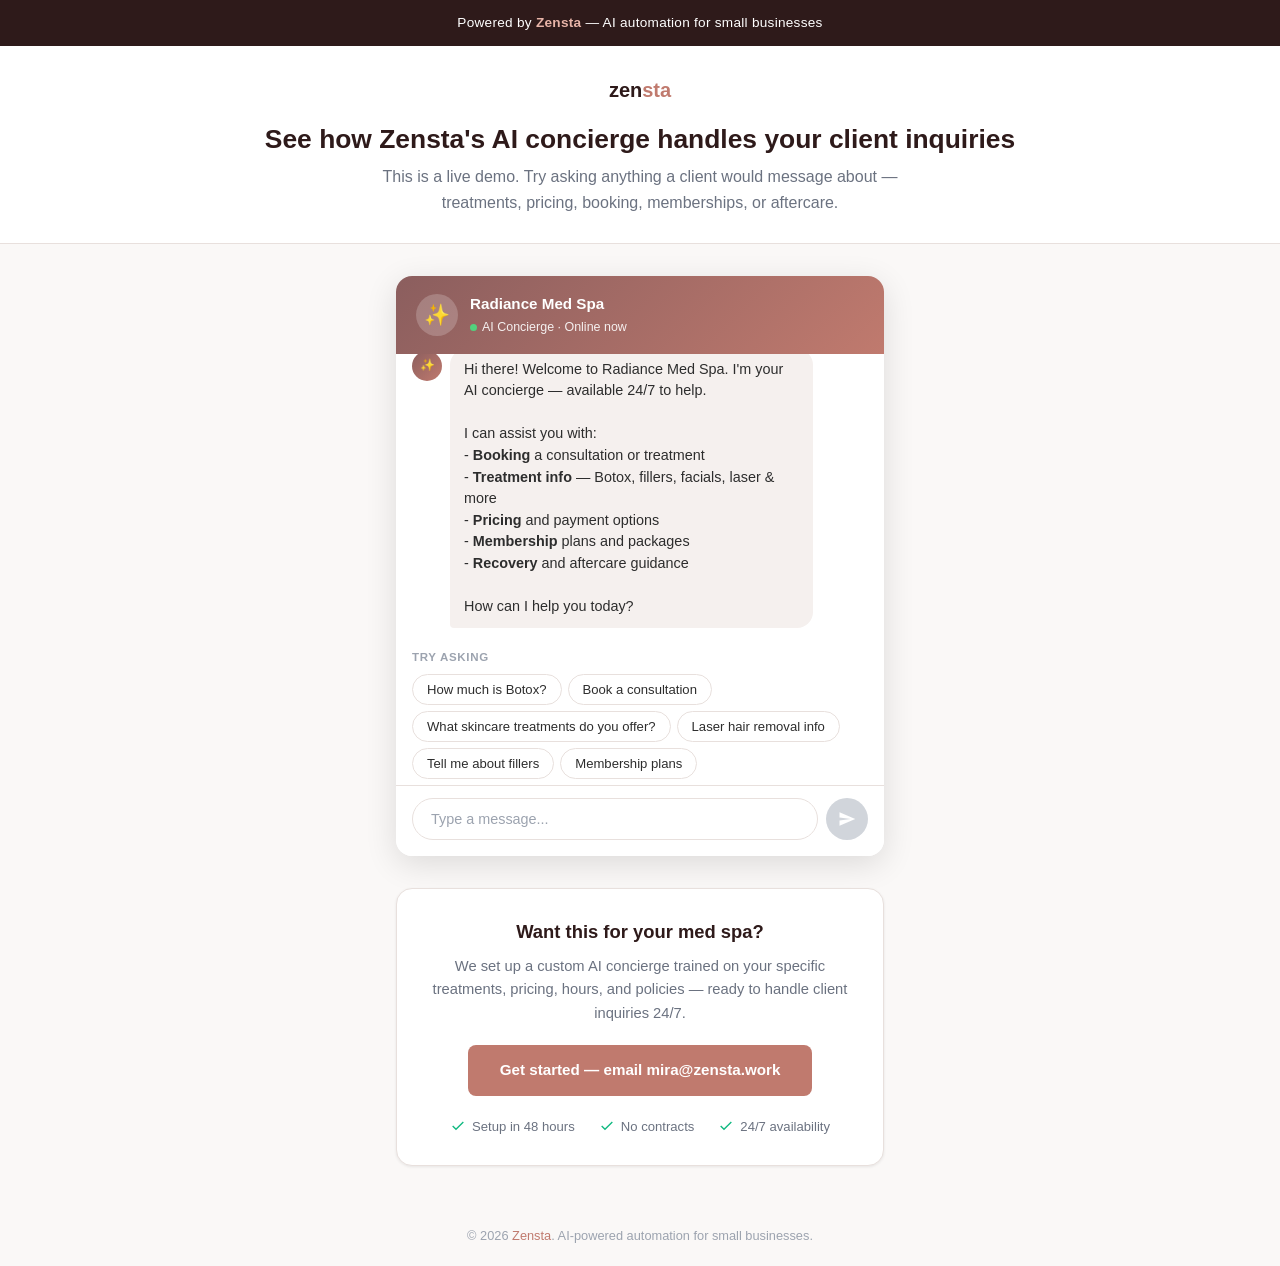
<file: demo-medspa.html>
<!DOCTYPE html>
<html lang="en">
<head>
    <meta charset="UTF-8">
    <meta name="viewport" content="width=device-width, initial-scale=1.0">
    <title>AI Concierge Demo — Zensta</title>
    <style>
        :root {
            --primary: #2e1a1a;
            --accent: #c07a6e;
            --accent-hover: #a8655a;
            --accent-light: #fdf2ef;
            --text: #2d2d2d;
            --text-light: #6b7280;
            --text-muted: #9ca3af;
            --bg: #ffffff;
            --bg-alt: #faf8f7;
            --bg-chat: #f5f0ee;
            --border: #e8e0dd;
            --green: #10b981;
            --green-light: #ecfdf5;
            --shadow-sm: 0 1px 3px rgba(0,0,0,0.08);
            --shadow-md: 0 4px 16px rgba(0,0,0,0.1);
            --shadow-lg: 0 8px 32px rgba(0,0,0,0.12);
            --radius: 12px;
        }

        * { margin: 0; padding: 0; box-sizing: border-box; }

        body {
            font-family: -apple-system, BlinkMacSystemFont, 'Segoe UI', Roboto, sans-serif;
            color: var(--text);
            line-height: 1.6;
            background: var(--bg-alt);
            min-height: 100vh;
        }

        /* Top bar */
        .top-bar {
            background: var(--primary);
            color: white;
            padding: 12px 0;
            text-align: center;
            font-size: 0.85rem;
            letter-spacing: 0.02em;
        }
        .top-bar a {
            color: #e8b4a8;
            text-decoration: none;
            font-weight: 600;
        }
        .top-bar a:hover { text-decoration: underline; }

        /* Header */
        .demo-header {
            background: white;
            border-bottom: 1px solid var(--border);
            padding: 28px 0;
        }
        .demo-header .container {
            max-width: 800px;
            margin: 0 auto;
            padding: 0 24px;
            text-align: center;
        }
        .logo {
            font-size: 1.25rem;
            font-weight: 700;
            color: var(--primary);
            text-decoration: none;
            display: inline-block;
            margin-bottom: 16px;
        }
        .logo span { color: var(--accent); }

        .demo-header h1 {
            font-size: 1.65rem;
            font-weight: 700;
            color: var(--primary);
            margin-bottom: 8px;
            line-height: 1.3;
        }
        .demo-header p {
            color: var(--text-light);
            font-size: 1rem;
            max-width: 560px;
            margin: 0 auto;
        }

        /* Chat container */
        .chat-wrapper {
            max-width: 520px;
            margin: 32px auto;
            padding: 0 16px;
        }

        .chat-window {
            background: white;
            border-radius: 16px;
            box-shadow: var(--shadow-lg);
            overflow: hidden;
            display: flex;
            flex-direction: column;
            height: 580px;
        }

        /* Chat header (med spa branding) */
        .chat-head {
            background: linear-gradient(135deg, #8b5e5e, #c07a6e);
            color: white;
            padding: 16px 20px;
            display: flex;
            align-items: center;
            gap: 12px;
        }
        .chat-head-avatar {
            width: 42px;
            height: 42px;
            border-radius: 50%;
            background: rgba(255,255,255,0.2);
            display: flex;
            align-items: center;
            justify-content: center;
            font-size: 1.3rem;
            flex-shrink: 0;
        }
        .chat-head-info h3 {
            font-size: 0.95rem;
            font-weight: 600;
            margin-bottom: 1px;
        }
        .chat-head-status {
            display: flex;
            align-items: center;
            gap: 5px;
            font-size: 0.78rem;
            opacity: 0.9;
        }
        .status-dot {
            width: 7px;
            height: 7px;
            background: #4ade80;
            border-radius: 50%;
            display: inline-block;
            animation: pulse-dot 2s ease-in-out infinite;
        }
        @keyframes pulse-dot {
            0%, 100% { opacity: 1; }
            50% { opacity: 0.5; }
        }

        /* Messages area */
        .chat-messages {
            flex: 1;
            overflow-y: auto;
            padding: 20px 16px;
            display: flex;
            flex-direction: column;
            gap: 4px;
            scroll-behavior: smooth;
        }
        .chat-messages::-webkit-scrollbar { width: 5px; }
        .chat-messages::-webkit-scrollbar-track { background: transparent; }
        .chat-messages::-webkit-scrollbar-thumb { background: #d1d5db; border-radius: 10px; }

        /* Message bubbles */
        .msg-row {
            display: flex;
            gap: 8px;
            max-width: 88%;
            animation: msgIn 0.3s ease-out;
        }
        @keyframes msgIn {
            from { opacity: 0; transform: translateY(8px); }
            to { opacity: 1; transform: translateY(0); }
        }
        .msg-row.bot { align-self: flex-start; }
        .msg-row.user { align-self: flex-end; flex-direction: row-reverse; }

        .msg-avatar {
            width: 30px;
            height: 30px;
            border-radius: 50%;
            background: linear-gradient(135deg, #8b5e5e, #c07a6e);
            display: flex;
            align-items: center;
            justify-content: center;
            font-size: 0.75rem;
            color: white;
            flex-shrink: 0;
            margin-top: 2px;
        }
        .msg-row.user .msg-avatar {
            background: var(--accent-light);
            color: var(--accent);
            font-weight: 600;
        }

        .msg-bubble {
            padding: 10px 14px;
            border-radius: 16px;
            font-size: 0.9rem;
            line-height: 1.5;
        }
        .msg-row.bot .msg-bubble {
            background: var(--bg-chat);
            color: var(--text);
            border-bottom-left-radius: 4px;
        }
        .msg-row.user .msg-bubble {
            background: var(--accent);
            color: white;
            border-bottom-right-radius: 4px;
        }

        .msg-time {
            font-size: 0.7rem;
            color: var(--text-muted);
            margin-top: 4px;
            padding-left: 38px;
        }
        .msg-row.user + .msg-time { text-align: right; padding-right: 38px; padding-left: 0; }

        /* Typing indicator */
        .typing-indicator {
            display: flex;
            align-items: center;
            gap: 8px;
            padding: 0 16px;
            max-width: 88%;
        }
        .typing-indicator .msg-avatar {
            width: 30px;
            height: 30px;
        }
        .typing-dots {
            display: flex;
            gap: 4px;
            padding: 12px 16px;
            background: var(--bg-chat);
            border-radius: 16px;
            border-bottom-left-radius: 4px;
        }
        .typing-dots span {
            width: 7px;
            height: 7px;
            background: #9ca3af;
            border-radius: 50%;
            animation: typingBounce 1.2s ease-in-out infinite;
        }
        .typing-dots span:nth-child(2) { animation-delay: 0.15s; }
        .typing-dots span:nth-child(3) { animation-delay: 0.3s; }
        @keyframes typingBounce {
            0%, 60%, 100% { transform: translateY(0); }
            30% { transform: translateY(-5px); }
        }

        /* Suggested questions */
        .suggestions {
            padding: 0 16px 6px 16px;
        }
        .suggestions-label {
            font-size: 0.72rem;
            color: var(--text-muted);
            text-transform: uppercase;
            letter-spacing: 0.06em;
            font-weight: 600;
            margin-bottom: 8px;
        }
        .suggestion-chips {
            display: flex;
            flex-wrap: wrap;
            gap: 6px;
        }
        .suggestion-chip {
            padding: 7px 14px;
            background: white;
            border: 1px solid var(--border);
            border-radius: 20px;
            font-size: 0.82rem;
            color: var(--text);
            cursor: pointer;
            transition: all 0.15s ease;
            white-space: nowrap;
        }
        .suggestion-chip:hover {
            background: var(--accent-light);
            border-color: var(--accent);
            color: var(--accent);
        }

        /* Input area */
        .chat-input-area {
            padding: 12px 16px 16px;
            border-top: 1px solid var(--border);
            background: white;
        }
        .chat-input-row {
            display: flex;
            gap: 8px;
            align-items: flex-end;
        }
        .chat-input {
            flex: 1;
            border: 1.5px solid var(--border);
            border-radius: 24px;
            padding: 10px 18px;
            font-size: 0.9rem;
            font-family: inherit;
            outline: none;
            transition: border-color 0.15s;
            resize: none;
            max-height: 80px;
            line-height: 1.4;
        }
        .chat-input:focus { border-color: var(--accent); }
        .chat-input::placeholder { color: var(--text-muted); }

        .send-btn {
            width: 42px;
            height: 42px;
            border-radius: 50%;
            background: var(--accent);
            border: none;
            cursor: pointer;
            display: flex;
            align-items: center;
            justify-content: center;
            transition: background 0.15s;
            flex-shrink: 0;
        }
        .send-btn:hover { background: var(--accent-hover); }
        .send-btn:disabled { background: #d1d5db; cursor: default; }
        .send-btn svg { width: 18px; height: 18px; fill: white; }

        /* CTA section */
        .cta-section {
            max-width: 520px;
            margin: 0 auto 40px;
            padding: 0 16px;
        }
        .cta-card {
            background: white;
            border-radius: 16px;
            padding: 28px 32px;
            text-align: center;
            box-shadow: var(--shadow-sm);
            border: 1px solid var(--border);
        }
        .cta-card h3 {
            font-size: 1.15rem;
            color: var(--primary);
            margin-bottom: 8px;
        }
        .cta-card p {
            color: var(--text-light);
            font-size: 0.92rem;
            margin-bottom: 20px;
            line-height: 1.6;
        }
        .cta-btn {
            display: inline-block;
            background: var(--accent);
            color: white;
            padding: 13px 32px;
            border-radius: 8px;
            text-decoration: none;
            font-weight: 600;
            font-size: 0.95rem;
            transition: background 0.15s;
        }
        .cta-btn:hover { background: var(--accent-hover); }
        .cta-features {
            display: flex;
            justify-content: center;
            gap: 24px;
            margin-top: 20px;
            flex-wrap: wrap;
        }
        .cta-feature {
            display: flex;
            align-items: center;
            gap: 6px;
            font-size: 0.82rem;
            color: var(--text-light);
        }
        .cta-feature svg { width: 16px; height: 16px; color: var(--green); flex-shrink: 0; }

        /* Footer */
        .demo-footer {
            text-align: center;
            padding: 20px;
            color: var(--text-muted);
            font-size: 0.8rem;
        }
        .demo-footer a { color: var(--accent); text-decoration: none; }
        .demo-footer a:hover { text-decoration: underline; }

        /* Responsive */
        @media (max-width: 560px) {
            .demo-header h1 { font-size: 1.3rem; }
            .chat-window { height: 520px; }
            .cta-features { flex-direction: column; align-items: center; gap: 10px; }
            .chat-head { padding: 14px 16px; }
        }
    </style>
</head>
<body>

    <div class="top-bar">
        Powered by <a href="https://zensta.work">Zensta</a> &mdash; AI automation for small businesses
    </div>

    <header class="demo-header">
        <div class="container">
            <a href="https://zensta.work" class="logo">zen<span>sta</span></a>
            <h1>See how Zensta's AI concierge handles your client inquiries</h1>
            <p>This is a live demo. Try asking anything a client would message about &mdash; treatments, pricing, booking, memberships, or aftercare.</p>
        </div>
    </header>

    <div class="chat-wrapper">
        <div class="chat-window">
            <!-- Chat header: looks like a real med spa widget -->
            <div class="chat-head">
                <div class="chat-head-avatar">&#x2728;</div>
                <div class="chat-head-info">
                    <h3>Radiance Med Spa</h3>
                    <div class="chat-head-status">
                        <span class="status-dot"></span>
                        AI Concierge &middot; Online now
                    </div>
                </div>
            </div>

            <!-- Messages -->
            <div class="chat-messages" id="chatMessages">
                <!-- Initial greeting injected by JS -->
            </div>

            <!-- Suggestions -->
            <div class="suggestions" id="suggestionsArea">
                <div class="suggestions-label">Try asking</div>
                <div class="suggestion-chips" id="suggestionChips">
                    <!-- Chips injected by JS -->
                </div>
            </div>

            <!-- Input -->
            <div class="chat-input-area">
                <div class="chat-input-row">
                    <textarea class="chat-input" id="chatInput" placeholder="Type a message..." rows="1"></textarea>
                    <button class="send-btn" id="sendBtn" aria-label="Send message">
                        <svg viewBox="0 0 24 24"><path d="M2.01 21L23 12 2.01 3 2 10l15 2-15 2z"/></svg>
                    </button>
                </div>
            </div>
        </div>
    </div>

    <!-- CTA -->
    <div class="cta-section">
        <div class="cta-card">
            <h3>Want this for your med spa?</h3>
            <p>We set up a custom AI concierge trained on your specific treatments, pricing, hours, and policies &mdash; ready to handle client inquiries 24/7.</p>
            <a href="mailto:mira@zensta.work?subject=AI%20Concierge%20for%20my%20med%20spa&body=Hi%20Mira%2C%0A%0AI%20just%20tried%20the%20demo%20and%20I%27m%20interested%20in%20learning%20more%20about%20an%20AI%20concierge%20for%20my%20med%20spa.%0A%0ABusiness%20name%3A%20%0ALocation%3A%20%0AWebsite%3A%20%0A%0AThanks!" class="cta-btn">Get started &mdash; email mira@zensta.work</a>
            <div class="cta-features">
                <div class="cta-feature">
                    <svg viewBox="0 0 24 24" fill="none" stroke="currentColor" stroke-width="2"><polyline points="20 6 9 17 4 12"/></svg>
                    Setup in 48 hours
                </div>
                <div class="cta-feature">
                    <svg viewBox="0 0 24 24" fill="none" stroke="currentColor" stroke-width="2"><polyline points="20 6 9 17 4 12"/></svg>
                    No contracts
                </div>
                <div class="cta-feature">
                    <svg viewBox="0 0 24 24" fill="none" stroke="currentColor" stroke-width="2"><polyline points="20 6 9 17 4 12"/></svg>
                    24/7 availability
                </div>
            </div>
        </div>
    </div>

    <div class="demo-footer">
        &copy; 2026 <a href="https://zensta.work">Zensta</a>. AI-powered automation for small businesses.
    </div>

<script>
(function() {
    // =====================================================================
    // KNOWLEDGE BASE — med spa responses
    // =====================================================================
    const SPA = {
        name: "Radiance Med Spa",
        address: "8720 Sunset Boulevard, Suite 310, Los Angeles, CA 90069",
        phone: "(310) 555-0291",
        hours: {
            "Monday":    "9:00 AM – 6:00 PM",
            "Tuesday":   "9:00 AM – 7:00 PM",
            "Wednesday": "9:00 AM – 6:00 PM",
            "Thursday":  "9:00 AM – 7:00 PM",
            "Friday":    "9:00 AM – 6:00 PM",
            "Saturday":  "10:00 AM – 4:00 PM",
            "Sunday":    "Closed"
        }
    };

    // Suggested questions (shown as chips)
    const SUGGESTIONS = [
        "How much is Botox?",
        "Book a consultation",
        "What skincare treatments do you offer?",
        "Laser hair removal info",
        "Tell me about fillers",
        "Membership plans"
    ];

    // Response patterns — each entry: { patterns: [...], responses: [...] }
    const KB = [
        // Appointment / booking / consultation
        {
            patterns: [/\b(appointment|book|schedule|come in|visit|consultation|consult|slot|opening|available|availability)\b/i],
            responses: [
                `I'd love to help you book an appointment! We have openings this week. Could you let me know:\n\n1. What **treatment** are you interested in? (Botox, fillers, laser, facial, etc.)\n2. Do you have a **preferred day/time**?\n3. Is this your **first visit** with us?\n\nIf you're not sure which treatment is right for you, I'd recommend starting with a **complimentary consultation** — our providers will create a personalized treatment plan just for you.`,
                `Of course! I can get you scheduled. We currently have availability Tuesday and Thursday evenings, and Saturday morning.\n\nAre you looking to book a **specific treatment**, or would you prefer a **free consultation** first? Our consultations are no-obligation and include a full skin assessment with one of our expert providers.`
            ]
        },
        // Hours / office hours
        {
            patterns: [/\b(hours|open|close|when are you|what time|operating|schedule.*office|office.*schedule|weekend)\b/i],
            responses: [
                `Here are our hours:\n\n**Mon, Wed, Fri:** 9:00 AM – 6:00 PM\n**Tue, Thu:** 9:00 AM – 7:00 PM\n**Saturday:** 10:00 AM – 4:00 PM\n**Sunday:** Closed\n\nWe're located at ${SPA.address}. Would you like to schedule a visit?`,
                `Great question! We're open **Monday through Saturday**. Our latest hours are Tuesdays and Thursdays — we're open until 7:00 PM, which is perfect for after-work appointments.\n\nSaturdays are popular and book up quickly, so I'd recommend scheduling ahead. Want me to find you a time?`
            ]
        },
        // Botox
        {
            patterns: [/\b(botox|boto|dysport|xeomin|jeuveau|neuromodulator|neurotoxin|wrinkle.*inject|forehead.*lines|crow.?s?\s*feet|frown\s*lines|11.*lines|eleven.*lines)\b/i],
            responses: [
                `Great question about Botox! Here's what we offer:\n\n**Botox Cosmetic** — $12 per unit\n**Dysport** — $10 per unit\n**Xeomin** — $11 per unit\n\n**Common treatment areas & typical units:**\n- Forehead lines: 10-30 units\n- Frown lines (11s): 15-25 units\n- Crow's feet: 10-15 units per side\n\n**What to expect:**\n- Treatment takes just 10-15 minutes\n- Minimal discomfort — feels like a small pinch\n- Results appear in 3-7 days, full effect at 2 weeks\n- Results last 3-4 months\n\nFirst-time clients receive a **free consultation** to determine the right dosage. Would you like to schedule one?`,
                `We'd love to help you with Botox! We carry **Botox**, **Dysport**, and **Xeomin** — all FDA-approved neuromodulators.\n\nOur pricing is **$12/unit for Botox** and most clients use between 20-60 units depending on the areas treated. A typical full-face treatment runs **$250-$600**.\n\nAll injections are performed by our experienced nurse practitioners who specialize in natural-looking results. No "frozen" look here!\n\nWant to book a complimentary consultation? We'll map out a treatment plan tailored to your goals.`
            ]
        },
        // Fillers
        {
            patterns: [/\b(filler|fillers|juvederm|restylane|sculptra|radiesse|voluma|lip.*inject|lip.*augment|cheek.*inject|nasolabial|marionette|under\s*eye|tear\s*trough|jawline.*contour)\b/i],
            responses: [
                `We offer a full range of dermal fillers:\n\n**Juvederm Collection**\n- Voluma (cheeks/midface): $750/syringe\n- Vollure (nasolabial folds): $700/syringe\n- Volbella (lips, fine lines): $650/syringe\n\n**Restylane Collection**\n- Contour (cheeks): $725/syringe\n- Defyne (jawline, marionette): $700/syringe\n- Kysse (lips): $675/syringe\n\n**Sculptra** — $800/vial (collagen stimulator)\n**Radiesse** — $750/syringe (hand rejuvenation, cheeks)\n\n**Popular treatments:**\n- Lip enhancement: 1-2 syringes ($650-$1,300)\n- Cheek contouring: 1-2 syringes ($700-$1,500)\n- Full liquid facelift: 3-6 syringes ($2,100-$4,500)\n\nResults are immediate and last **6-18 months** depending on the product. Would you like to book a consultation?`,
                `Dermal fillers are one of our most popular treatments! We use premium brands including **Juvederm**, **Restylane**, **Sculptra**, and **Radiesse**.\n\nStarting at **$650 per syringe**, fillers can add volume to lips, smooth lines, contour cheeks and jawline, and treat under-eye hollows.\n\nOur injectors have years of advanced training and focus on **natural, balanced results**. During your consultation, we'll discuss your goals and recommend the best product for your needs.\n\nWant to schedule a complimentary filler consultation?`
            ]
        },
        // Laser hair removal
        {
            patterns: [/\b(laser\s*hair|hair\s*remov|laser.*remov|unwanted\s*hair|smooth\s*skin|shav|wax.*alternative)\b/i],
            responses: [
                `Laser hair removal is one of our most requested services! Here's an overview:\n\n**Pricing per session:**\n- Upper lip or chin: $75\n- Underarms: $125\n- Bikini line: $150\n- Full bikini/Brazilian: $250\n- Half legs: $300\n- Full legs: $500\n- Full back: $400\n- Full body packages available\n\n**What to expect:**\n- 6-8 sessions recommended, spaced 4-6 weeks apart\n- Each session takes 15-60 minutes depending on area\n- We use the **Soprano ICE Platinum** laser — safe for all skin tones\n- Most clients see **80-90% permanent reduction**\n\n**Package discount:** Buy 5 sessions, get the 6th free!\n\nWould you like to book a consultation? We'll assess your skin and hair type and create a custom plan.`
            ]
        },
        // Skincare / facials
        {
            patterns: [/\b(skincare|skin\s*care|facial|facials|hydrafacial|chemical\s*peel|peel|microneedling|micro\s*needling|dermaplaning|glow|complexion|acne.*treat|pigment|dark\s*spot|melasma|anti.?aging|rejuvenat)\b/i],
            responses: [
                `We have a wonderful selection of skincare treatments:\n\n**Facials**\n- Signature Radiance Facial: $175\n- HydraFacial: $225\n- HydraFacial Deluxe (with boosters): $325\n- LED Light Therapy add-on: +$50\n\n**Peels**\n- Light glow peel: $150\n- Medium-depth peel: $250\n- VI Peel: $350\n\n**Advanced Treatments**\n- Microneedling: $350\n- Microneedling with PRP: $550\n- Dermaplaning: $125\n- IPL Photofacial: $300\n\nNot sure which is right for you? I'd recommend booking a **skin consultation** — our estheticians will analyze your skin and recommend a personalized treatment plan.\n\nWhat are your main skin concerns? (Aging, acne, pigmentation, texture, etc.)`,
                `Great question! Our skincare menu is designed for every concern and skin type.\n\nOur most popular treatments right now are the **HydraFacial** ($225) for an instant glow, **microneedling** ($350) for texture and fine lines, and our **VI Peel** ($350) for pigmentation and acne scars.\n\nAll treatments start with a thorough skin analysis so we can customize the approach. Would you like to tell me what you're looking to address? I can recommend the best treatment for your goals.`
            ]
        },
        // Laser treatments (non-hair)
        {
            patterns: [/\b(laser\s*treat|laser\s*skin|ipl|photofacial|laser\s*resurfac|fraxel|co2\s*laser|halo\s*laser|bbl|broadband|redness|vein|spider\s*vein|broken\s*capillar|sun\s*damage|age\s*spot|laser\s*facial)\b/i],
            responses: [
                `We offer several advanced laser treatments:\n\n**IPL Photofacial** — $300/session\nTargets sun damage, age spots, redness, and broken capillaries. Series of 3-5 recommended.\n\n**Laser Skin Resurfacing** — $500-$1,500\nStimulates collagen for smoother, tighter skin. Options range from gentle to aggressive depending on your goals.\n\n**Laser Vein Treatment** — $250-$400/session\nReduces spider veins on face and legs.\n\n**BBL (BroadBand Light)** — $350/session\nThe gold standard for sun damage, pigmentation, and overall skin rejuvenation.\n\n**Recovery varies** by treatment — IPL has minimal downtime (1-3 days of slight redness), while resurfacing may require 5-7 days of peeling.\n\nWould you like to book a laser consultation? Our providers will assess your skin and recommend the most effective option.`
            ]
        },
        // Body contouring
        {
            patterns: [/\b(body\s*contour|coolsculpt|emsculpt|sculpt|fat\s*reduc|fat\s*freez|cellulite|body\s*shap|slim|tighten.*body|body.*tighten|non.?surgical.*body)\b/i],
            responses: [
                `We offer non-surgical body contouring treatments:\n\n**CoolSculpting** — from $750/cycle\nFreezes and eliminates stubborn fat. Common areas: abdomen, flanks (love handles), thighs, double chin. Results develop over 2-3 months as your body naturally eliminates fat cells.\n\n**EMSculpt NEO** — $1,000/session\nBuilds muscle AND reduces fat simultaneously. Popular for abs, glutes, arms, and calves. Equivalent to 20,000 crunches in 30 minutes!\n\n**Recommended treatment plans:**\n- CoolSculpting: 1-3 cycles per area\n- EMSculpt NEO: 4 sessions over 2 weeks\n\n**Package pricing available** — save up to 20% when you purchase a series.\n\nResults are long-lasting with a healthy lifestyle. Would you like to schedule a body contouring consultation? We'll take measurements and photos to create a personalized plan.`
            ]
        },
        // Membership / packages
        {
            patterns: [/\b(membership|member|package|plan|subscribe|subscription|loyalty|reward|program|discount|bundle|monthly|vip)\b/i],
            responses: [
                `Great question! We offer a **Radiance VIP Membership** — it's our most popular way to save:\n\n**Glow Membership** — $99/month\n- 1 HydraFacial OR signature facial per month\n- 10% off all injectable treatments\n- 15% off skincare products\n- Priority booking\n\n**Luxe Membership** — $199/month\n- Everything in Glow, PLUS:\n- 1 additional treatment per month (peel, dermaplaning, or LED)\n- 15% off all injectable treatments\n- 20% off skincare products\n- Free birthday treatment\n- Exclusive member events\n\n**Injectable Packages:**\n- Botox Club: Prepay 100 units, get 10 free ($1,200 value for $1,080)\n- Filler Loyalty: Buy 2 syringes, get $100 off the 3rd\n\nMemberships have **no long-term contracts** — cancel anytime after 3 months. Would you like to sign up or learn more?`,
                `Our membership program is a fantastic value! Starting at just **$99/month**, you get a monthly facial, discounts on injectables, and savings on skincare products.\n\nMany of our members save **$1,500-$3,000 per year** compared to paying per treatment. It's perfect if you're committed to a consistent skincare routine.\n\nWould you like me to go over the details, or would you like to sign up during your next visit?`
            ]
        },
        // Pricing / cost / how much
        {
            patterns: [/\b(cost|price|pricing|how much|fee|charge|pay|payment|finance|financing|afford|expensive|cheap|rate)\b/i],
            responses: [
                `Here's an overview of our popular treatments and pricing:\n\n**Injectables**\n- Botox: $12/unit (avg. treatment $250-$600)\n- Dermal fillers: from $650/syringe\n\n**Skincare**\n- HydraFacial: $225\n- Chemical peels: $150-$350\n- Microneedling: $350-$550\n\n**Laser**\n- Laser hair removal: from $75/session\n- IPL Photofacial: $300/session\n\n**Body**\n- CoolSculpting: from $750/cycle\n- EMSculpt NEO: $1,000/session\n\n**Ways to save:**\n- Membership plans from $99/month with ongoing discounts\n- Package pricing on treatment series\n- We accept **CareCredit** and **Cherry financing** with 0% interest options\n- Seasonal promotions (ask about current specials!)\n\nWould you like details on any specific treatment?`
            ]
        },
        // Recovery / downtime / aftercare
        {
            patterns: [/\b(recovery|downtime|after\s*care|aftercare|heal|healing|side\s*effect|bruise|bruising|swell|swelling|how long|when can i|resume|back to work|go out)\b/i],
            responses: [
                `Great question! Recovery varies by treatment. Here's a quick guide:\n\n**Minimal to no downtime (back to normal same day):**\n- Botox — avoid exercise for 24 hrs, no lying down for 4 hrs\n- HydraFacial — immediate glow, no downtime\n- Dermaplaning — slight sensitivity for 24 hrs\n\n**1-3 days:**\n- Dermal fillers — possible swelling/bruising for 2-5 days\n- IPL Photofacial — mild redness for 1-3 days\n- Light chemical peels — slight flaking for 1-2 days\n\n**5-7 days:**\n- Medium chemical peels — peeling for 5-7 days\n- Microneedling — redness for 2-4 days\n- Laser resurfacing — redness and peeling for 5-7 days\n\n**2-4 weeks (full recovery):**\n- Deep peels and aggressive laser treatments\n\nWe provide detailed aftercare instructions for every treatment. Which treatment are you considering? I can give you specific guidance.`
            ]
        },
        // Injectable brands / what do you use
        {
            patterns: [/\b(brand|product|what.*use|which.*brand|allergan|galderma|merz|fda|approved|safe|ingredient)\b/i],
            responses: [
                `We only use **FDA-approved products** from the leading manufacturers:\n\n**Allergan Aesthetics:**\n- Botox Cosmetic\n- Juvederm collection (Voluma, Vollure, Volbella)\n- SkinMedica skincare\n\n**Galderma:**\n- Restylane collection (Contour, Defyne, Kysse)\n- Sculptra\n\n**Merz Aesthetics:**\n- Xeomin\n- Radiesse\n\n**Revance:**\n- Daxxify (long-lasting neuromodulator)\n\nAll our products are purchased directly from the manufacturers — never from third-party sources. Your safety is our top priority.\n\nOur providers stay current with the latest techniques through ongoing advanced training. Would you like to know more about any specific product?`
            ]
        },
        // Cancellation / reschedule
        {
            patterns: [/\b(cancel|reschedule|change|move|postpone|rain check|can't make it|won't make it|cancellation\s*polic|no.?show)\b/i],
            responses: [
                `No problem! We understand plans change.\n\nHere's our cancellation policy:\n\n- **24+ hours notice:** No charge — reschedule anytime\n- **Less than 24 hours:** $50 late cancellation fee\n- **No-show:** Full treatment fee may be charged\n\nWe enforce this policy because our providers reserve time specifically for you, and last-minute cancellations prevent other clients from booking.\n\nWould you like to:\n1. **Reschedule** to a different day/time?\n2. **Cancel** and rebook later?\n\nJust let me know your name and preferred new date, and I'll get it sorted!`
            ]
        },
        // Services / what do you offer
        {
            patterns: [/\b(services|offer|procedures|what do you do|treatments|what kind|types of|menu)\b/i],
            responses: [
                `We offer a comprehensive range of aesthetic treatments:\n\n**Injectables**\n- Botox, Dysport, Xeomin\n- Dermal fillers (lips, cheeks, jawline, under-eyes)\n- Kybella (double chin reduction)\n\n**Skin Treatments**\n- HydraFacial & custom facials\n- Chemical peels\n- Microneedling & PRP\n- Dermaplaning\n\n**Laser Services**\n- Laser hair removal\n- IPL Photofacial\n- Laser skin resurfacing\n- Vein treatment\n\n**Body Contouring**\n- CoolSculpting\n- EMSculpt NEO\n\n**Skincare**\n- Medical-grade skincare products\n- Personalized skincare regimens\n\nAll treatments are performed by licensed, experienced providers. Is there something specific you're interested in? I'm happy to share details and pricing.`
            ]
        },
        // New client / first time
        {
            patterns: [/\b(new client|new patient|first time|first visit|never been|haven.t been|new here|just moved)\b/i],
            responses: [
                `Welcome! We're so excited to have you. Here's what to expect at your first visit:\n\n**Your first appointment includes:**\n- In-depth consultation with your provider\n- Skin assessment and analysis\n- Personalized treatment plan\n- Any agreed-upon treatment\n\n**What to bring:**\n- Photo ID\n- List of current medications and skincare products\n- Any relevant medical history\n\n**New client special:** Enjoy **$50 off your first treatment** of $200 or more!\n\nWe'll send you digital intake forms by email so you can complete them before your visit — no paperwork in the waiting room.\n\nWould you like to start with a **complimentary consultation**? There's no pressure — just expert advice on reaching your aesthetic goals.`
            ]
        },
        // Location / directions / address
        {
            patterns: [/\b(location|address|where|directions|parking|find you|located|map)\b/i],
            responses: [
                `We're located at:\n\n**${SPA.address}**\n\nWe're on the third floor of the Sunset Medical Building, with a beautiful view of the hills. There's **validated parking** in the garage beneath the building — enter from the side street.\n\nIf you're coming from the 405, take the Sunset Blvd exit and head east. We're about 5 minutes from the highway, on the right side.\n\nNeed help finding us? Call us at **${SPA.phone}** and we'll guide you in!`
            ]
        },
        // Greeting / hello
        {
            patterns: [/^(hi|hello|hey|good morning|good afternoon|good evening|howdy|hola|sup|yo|what's up)\b/i],
            responses: [
                `Hi there! Welcome to ${SPA.name}. I'm your AI concierge — available 24/7 to help.\n\nI can help you with:\n- **Booking** a consultation or treatment\n- **Treatment info** and pricing\n- **Membership** plans and packages\n- **Recovery** and aftercare questions\n- **Products** and skincare recommendations\n\nWhat can I help you with today?`,
                `Hello! Thanks for reaching out to ${SPA.name}. How can I help you today? Whether it's booking an appointment, learning about our treatments, or checking on pricing — I'm here for you!`
            ]
        },
        // Thanks / bye
        {
            patterns: [/\b(thank|thanks|thx|bye|goodbye|see you|take care|appreciate|that's all|that's it)\b/i],
            responses: [
                `You're welcome! If you need anything else, don't hesitate to reach out. We're always here to help you look and feel your best.\n\nHave a beautiful day!`,
                `Happy to help! If any other questions come up, just message us anytime. We look forward to seeing you at the spa!\n\nTake care!`
            ]
        },
        // Skin care product recommendations
        {
            patterns: [/\b(product|recommend|routine|serum|moisturiz|sunscreen|retinol|vitamin\s*c|hyaluronic|cleanser|skincare\s*routine|what should i use|home\s*care)\b/i],
            responses: [
                `We carry medical-grade skincare lines that deliver real results:\n\n**Our Featured Brands:**\n- SkinMedica (by Allergan)\n- SkinCeuticals\n- EltaMD (sunscreens)\n- Revision Skincare\n\n**Essential routine we recommend:**\n1. **Cleanser** — gentle, pH-balanced ($35-$48)\n2. **Vitamin C serum** — antioxidant protection ($95-$166)\n3. **Moisturizer** — hydration and barrier repair ($52-$85)\n4. **SPF 30+** — non-negotiable! ($28-$42)\n5. **Retinol** (PM) — the gold standard for anti-aging ($65-$120)\n\nMembers receive **15-20% off** all skincare products!\n\nFor a personalized recommendation, I'd suggest booking a **skin consultation** — our estheticians will analyze your skin and build a custom routine. Would you like to schedule one?`
            ]
        },
        // Kybella / double chin
        {
            patterns: [/\b(kybella|double\s*chin|chin\s*fat|submental|jawline\s*slim)\b/i],
            responses: [
                `Kybella is a fantastic non-surgical option for reducing under-chin fullness!\n\n**Kybella Treatment:**\n- $600 per vial (most clients need 2-4 vials per session)\n- 2-4 treatment sessions, spaced 4-6 weeks apart\n- Permanent fat cell destruction — results are lasting\n- Minimal downtime (swelling for 3-7 days)\n\n**What to expect:**\n- Small injections under the chin (takes about 15 minutes)\n- Noticeable improvement after 2-3 sessions\n- Full results in 3-6 months\n\nKybella is a great alternative to liposuction for the right candidate. Would you like to book a consultation to see if you're a good fit?`
            ]
        }
    ];

    // Fallback for unmatched queries
    const FALLBACK_RESPONSES = [
        `That's a great question! For the most accurate answer, I'd recommend calling us at **${SPA.phone}** or I can have our team follow up with you.\n\nIn the meantime, is there anything else I can help with — like scheduling, treatment info, or pricing?`,
        `I want to make sure I give you the right information on that. Let me connect you with our team — you can reach us at **${SPA.phone}** during business hours, or I can have someone call you back.\n\nIs there anything else I can help with right now?`,
        `Good question! That's something our providers would be best to answer in person. Would you like to schedule a complimentary consultation? I can get you in this week.\n\nOr feel free to call us at **${SPA.phone}** for a quick answer.`
    ];

    // =====================================================================
    // CHAT ENGINE
    // =====================================================================

    const messagesEl = document.getElementById('chatMessages');
    const inputEl = document.getElementById('chatInput');
    const sendBtn = document.getElementById('sendBtn');
    const suggestionsArea = document.getElementById('suggestionsArea');
    const suggestionChips = document.getElementById('suggestionChips');

    let isTyping = false;

    // Format bold/markdown-ish text
    function formatText(text) {
        text = text.replace(/\*\*(.+?)\*\*/g, '<strong>$1</strong>');
        text = text.replace(/\n/g, '<br>');
        return text;
    }

    // Add a message to chat
    function addMessage(text, sender) {
        const row = document.createElement('div');
        row.className = `msg-row ${sender}`;

        const avatar = document.createElement('div');
        avatar.className = 'msg-avatar';
        avatar.textContent = sender === 'bot' ? '\u2728' : 'You';

        const bubble = document.createElement('div');
        bubble.className = 'msg-bubble';
        bubble.innerHTML = formatText(text);

        row.appendChild(avatar);
        row.appendChild(bubble);
        messagesEl.appendChild(row);
        scrollToBottom();
    }

    // Show typing indicator
    function showTyping() {
        isTyping = true;
        const el = document.createElement('div');
        el.className = 'typing-indicator';
        el.id = 'typingIndicator';
        el.innerHTML = `
            <div class="msg-avatar" style="background: linear-gradient(135deg, #8b5e5e, #c07a6e); color: white; font-size: 0.75rem;">\u2728</div>
            <div class="typing-dots"><span></span><span></span><span></span></div>
        `;
        messagesEl.appendChild(el);
        scrollToBottom();
    }

    // Hide typing indicator
    function hideTyping() {
        isTyping = false;
        const el = document.getElementById('typingIndicator');
        if (el) el.remove();
    }

    function scrollToBottom() {
        messagesEl.scrollTop = messagesEl.scrollHeight;
    }

    // Find the best matching response
    function getResponse(input) {
        const text = input.trim();
        if (!text) return null;

        for (const entry of KB) {
            for (const pattern of entry.patterns) {
                if (pattern.test(text)) {
                    const responses = entry.responses;
                    return responses[Math.floor(Math.random() * responses.length)];
                }
            }
        }

        return FALLBACK_RESPONSES[Math.floor(Math.random() * FALLBACK_RESPONSES.length)];
    }

    // Handle sending a message
    function sendMessage(text) {
        if (isTyping) return;
        const msg = (text || inputEl.value).trim();
        if (!msg) return;

        addMessage(msg, 'user');
        inputEl.value = '';
        inputEl.style.height = 'auto';
        updateSendBtn();

        suggestionsArea.style.display = 'none';

        const delay = 600 + Math.random() * 800;
        showTyping();

        setTimeout(() => {
            hideTyping();
            const response = getResponse(msg);
            addMessage(response, 'bot');

            if (Math.random() > 0.5) {
                showFollowUpSuggestions(msg);
            }
        }, delay);
    }

    // Show contextual follow-up suggestion chips
    function showFollowUpSuggestions(lastMsg) {
        const followUps = [];
        const lower = lastMsg.toLowerCase();

        if (/botox|neuromodulator|dysport/i.test(lower)) {
            followUps.push("Book a Botox appointment", "Tell me about fillers");
        } else if (/filler|lip|cheek|jawline/i.test(lower)) {
            followUps.push("Book a filler consultation", "How much is Botox?");
        } else if (/appointment|book|schedule|consult/i.test(lower)) {
            followUps.push("What are your hours?", "What treatments do you offer?");
        } else if (/hours|open|close/i.test(lower)) {
            followUps.push("Book a consultation", "Where are you located?");
        } else if (/cost|price|how much/i.test(lower)) {
            followUps.push("Membership plans", "Book a consultation");
        } else if (/laser.*hair|hair.*remov/i.test(lower)) {
            followUps.push("Book a laser consultation", "What other laser treatments?");
        } else if (/skincare|facial|peel|microneedling/i.test(lower)) {
            followUps.push("Book a facial", "Product recommendations");
        } else if (/member|package|plan/i.test(lower)) {
            followUps.push("Sign me up!", "What treatments do you offer?");
        } else if (/recovery|downtime|aftercare/i.test(lower)) {
            followUps.push("Book an appointment", "Tell me about Botox");
        } else if (/body|coolsculpt|emsculpt|contour/i.test(lower)) {
            followUps.push("Book a body contouring consult", "How much does it cost?");
        } else {
            followUps.push("Book a consultation", "What treatments do you offer?");
        }

        if (followUps.length > 0) {
            setTimeout(() => {
                suggestionsArea.style.display = 'block';
                const label = suggestionsArea.querySelector('.suggestions-label');
                if (label) label.textContent = 'You might also ask';
                renderChips(followUps);
            }, 300);
        }
    }

    // Render suggestion chips
    function renderChips(items) {
        suggestionChips.innerHTML = '';
        items.forEach(text => {
            const chip = document.createElement('button');
            chip.className = 'suggestion-chip';
            chip.textContent = text;
            chip.addEventListener('click', () => sendMessage(text));
            suggestionChips.appendChild(chip);
        });
    }

    // Update send button state
    function updateSendBtn() {
        sendBtn.disabled = !inputEl.value.trim();
    }

    // Auto-resize textarea
    function autoResize() {
        inputEl.style.height = 'auto';
        inputEl.style.height = Math.min(inputEl.scrollHeight, 80) + 'px';
    }

    // =====================================================================
    // INIT
    // =====================================================================

    renderChips(SUGGESTIONS);

    setTimeout(() => {
        addMessage(
            `Hi there! Welcome to ${SPA.name}. I'm your AI concierge — available 24/7 to help.\n\nI can assist you with:\n- **Booking** a consultation or treatment\n- **Treatment info** — Botox, fillers, facials, laser & more\n- **Pricing** and payment options\n- **Membership** plans and packages\n- **Recovery** and aftercare guidance\n\nHow can I help you today?`,
            'bot'
        );
    }, 400);

    // Event listeners
    inputEl.addEventListener('input', () => {
        updateSendBtn();
        autoResize();
    });

    inputEl.addEventListener('keydown', (e) => {
        if (e.key === 'Enter' && !e.shiftKey) {
            e.preventDefault();
            sendMessage();
        }
    });

    sendBtn.addEventListener('click', () => sendMessage());

    updateSendBtn();
})();
</script>

</body>
</html>
</file>
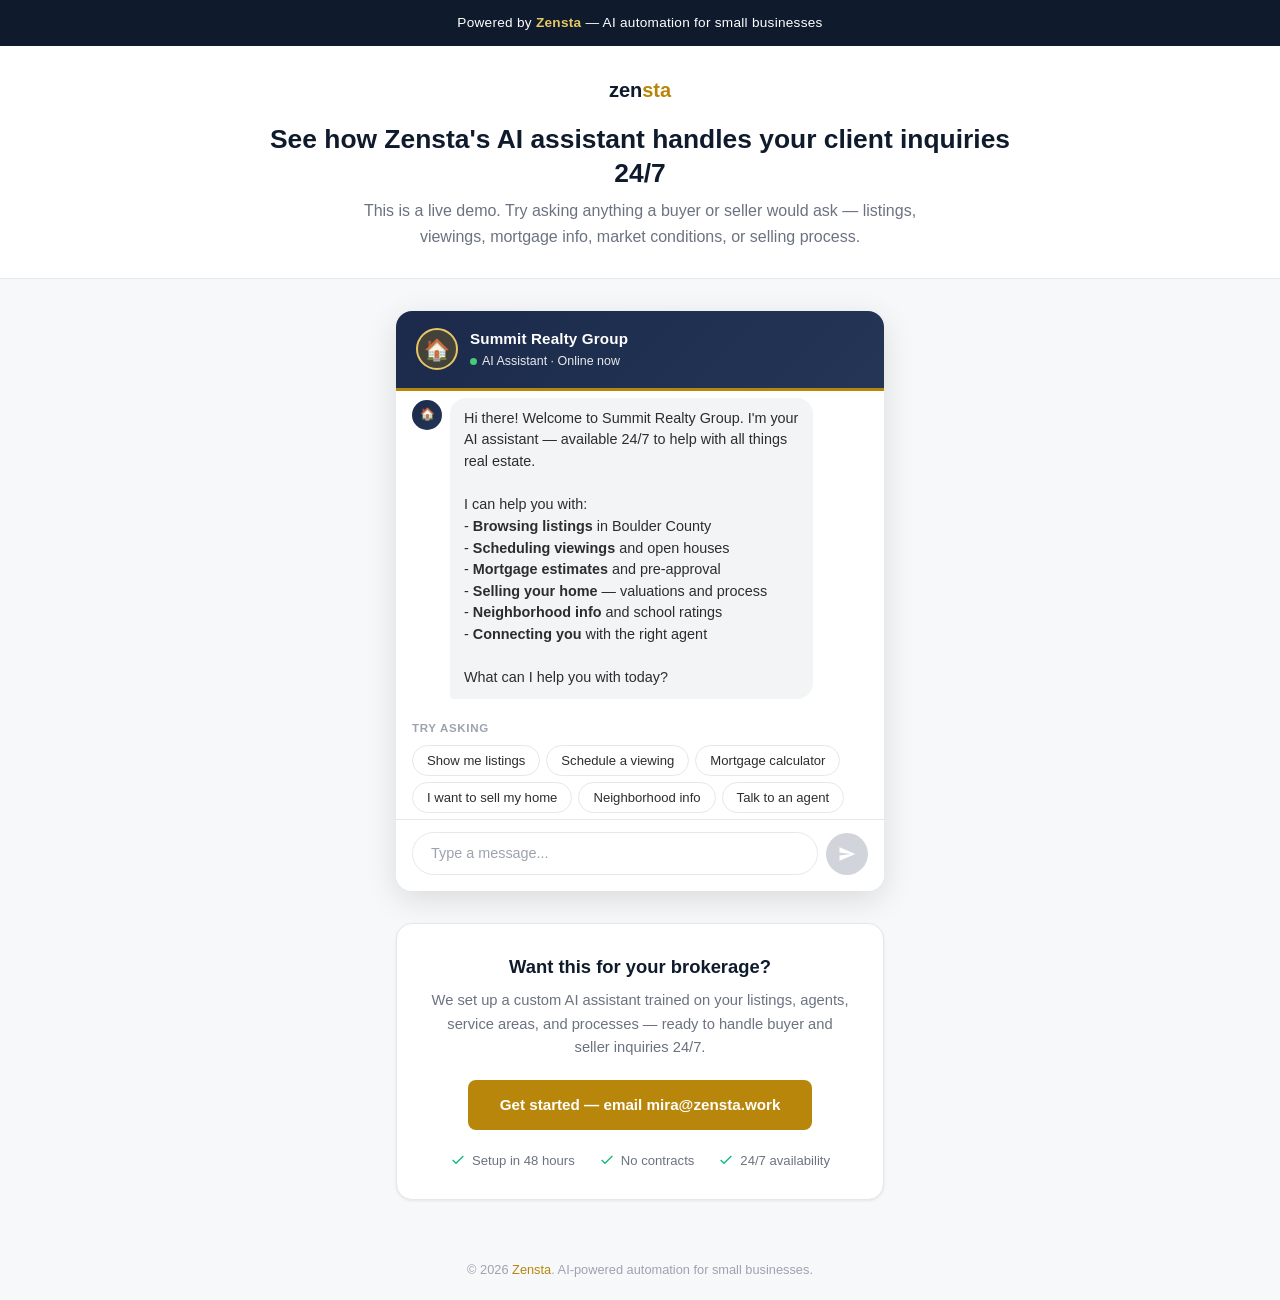
<file: demo-realestate.html>
<!DOCTYPE html>
<html lang="en">
<head>
    <meta charset="UTF-8">
    <meta name="viewport" content="width=device-width, initial-scale=1.0">
    <title>AI Real Estate Assistant Demo — Zensta</title>
    <style>
        :root {
            --primary: #0f1b2d;
            --accent: #b8860b;
            --accent-hover: #a07608;
            --accent-light: #fdf8eb;
            --text: #2d2d2d;
            --text-light: #6b7280;
            --text-muted: #9ca3af;
            --bg: #ffffff;
            --bg-alt: #f7f8fa;
            --bg-chat: #f3f4f6;
            --border: #e5e7eb;
            --green: #10b981;
            --green-light: #ecfdf5;
            --navy: #1b2a4a;
            --navy-light: #243556;
            --gold: #c9952d;
            --gold-light: #e8c663;
            --shadow-sm: 0 1px 3px rgba(0,0,0,0.08);
            --shadow-md: 0 4px 16px rgba(0,0,0,0.1);
            --shadow-lg: 0 8px 32px rgba(0,0,0,0.12);
            --radius: 12px;
        }

        * { margin: 0; padding: 0; box-sizing: border-box; }

        body {
            font-family: -apple-system, BlinkMacSystemFont, 'Segoe UI', Roboto, sans-serif;
            color: var(--text);
            line-height: 1.6;
            background: var(--bg-alt);
            min-height: 100vh;
        }

        /* Top bar */
        .top-bar {
            background: var(--primary);
            color: white;
            padding: 12px 0;
            text-align: center;
            font-size: 0.85rem;
            letter-spacing: 0.02em;
        }
        .top-bar a {
            color: var(--gold-light);
            text-decoration: none;
            font-weight: 600;
        }
        .top-bar a:hover { text-decoration: underline; }

        /* Header */
        .demo-header {
            background: white;
            border-bottom: 1px solid var(--border);
            padding: 28px 0;
        }
        .demo-header .container {
            max-width: 800px;
            margin: 0 auto;
            padding: 0 24px;
            text-align: center;
        }
        .logo {
            font-size: 1.25rem;
            font-weight: 700;
            color: var(--primary);
            text-decoration: none;
            display: inline-block;
            margin-bottom: 16px;
        }
        .logo span { color: var(--accent); }

        .demo-header h1 {
            font-size: 1.65rem;
            font-weight: 700;
            color: var(--primary);
            margin-bottom: 8px;
            line-height: 1.3;
        }
        .demo-header p {
            color: var(--text-light);
            font-size: 1rem;
            max-width: 560px;
            margin: 0 auto;
        }

        /* Chat container */
        .chat-wrapper {
            max-width: 520px;
            margin: 32px auto;
            padding: 0 16px;
        }

        .chat-window {
            background: white;
            border-radius: 16px;
            box-shadow: var(--shadow-lg);
            overflow: hidden;
            display: flex;
            flex-direction: column;
            height: 580px;
        }

        /* Chat header (real estate branding) */
        .chat-head {
            background: linear-gradient(135deg, var(--navy), var(--navy-light));
            color: white;
            padding: 16px 20px;
            display: flex;
            align-items: center;
            gap: 12px;
            border-bottom: 3px solid var(--accent);
        }
        .chat-head-avatar {
            width: 42px;
            height: 42px;
            border-radius: 50%;
            background: rgba(184,134,11,0.25);
            border: 2px solid var(--gold-light);
            display: flex;
            align-items: center;
            justify-content: center;
            font-size: 1.3rem;
            flex-shrink: 0;
        }
        .chat-head-info h3 {
            font-size: 0.95rem;
            font-weight: 600;
            margin-bottom: 1px;
            letter-spacing: 0.01em;
        }
        .chat-head-status {
            display: flex;
            align-items: center;
            gap: 5px;
            font-size: 0.78rem;
            opacity: 0.9;
        }
        .status-dot {
            width: 7px;
            height: 7px;
            background: #4ade80;
            border-radius: 50%;
            display: inline-block;
            animation: pulse-dot 2s ease-in-out infinite;
        }
        @keyframes pulse-dot {
            0%, 100% { opacity: 1; }
            50% { opacity: 0.5; }
        }

        /* Messages area */
        .chat-messages {
            flex: 1;
            overflow-y: auto;
            padding: 20px 16px;
            display: flex;
            flex-direction: column;
            gap: 4px;
            scroll-behavior: smooth;
        }
        .chat-messages::-webkit-scrollbar { width: 5px; }
        .chat-messages::-webkit-scrollbar-track { background: transparent; }
        .chat-messages::-webkit-scrollbar-thumb { background: #d1d5db; border-radius: 10px; }

        /* Message bubbles */
        .msg-row {
            display: flex;
            gap: 8px;
            max-width: 88%;
            animation: msgIn 0.3s ease-out;
        }
        @keyframes msgIn {
            from { opacity: 0; transform: translateY(8px); }
            to { opacity: 1; transform: translateY(0); }
        }
        .msg-row.bot { align-self: flex-start; }
        .msg-row.user { align-self: flex-end; flex-direction: row-reverse; }

        .msg-avatar {
            width: 30px;
            height: 30px;
            border-radius: 50%;
            background: linear-gradient(135deg, var(--navy), var(--navy-light));
            display: flex;
            align-items: center;
            justify-content: center;
            font-size: 0.75rem;
            color: white;
            flex-shrink: 0;
            margin-top: 2px;
        }
        .msg-row.user .msg-avatar {
            background: var(--accent-light);
            color: var(--accent);
            font-weight: 600;
        }

        .msg-bubble {
            padding: 10px 14px;
            border-radius: 16px;
            font-size: 0.9rem;
            line-height: 1.5;
        }
        .msg-row.bot .msg-bubble {
            background: var(--bg-chat);
            color: var(--text);
            border-bottom-left-radius: 4px;
        }
        .msg-row.user .msg-bubble {
            background: var(--navy);
            color: white;
            border-bottom-right-radius: 4px;
        }

        .msg-time {
            font-size: 0.7rem;
            color: var(--text-muted);
            margin-top: 4px;
            padding-left: 38px;
        }
        .msg-row.user + .msg-time { text-align: right; padding-right: 38px; padding-left: 0; }

        /* Typing indicator */
        .typing-indicator {
            display: flex;
            align-items: center;
            gap: 8px;
            padding: 0 16px;
            max-width: 88%;
        }
        .typing-indicator .msg-avatar {
            width: 30px;
            height: 30px;
        }
        .typing-dots {
            display: flex;
            gap: 4px;
            padding: 12px 16px;
            background: var(--bg-chat);
            border-radius: 16px;
            border-bottom-left-radius: 4px;
        }
        .typing-dots span {
            width: 7px;
            height: 7px;
            background: #9ca3af;
            border-radius: 50%;
            animation: typingBounce 1.2s ease-in-out infinite;
        }
        .typing-dots span:nth-child(2) { animation-delay: 0.15s; }
        .typing-dots span:nth-child(3) { animation-delay: 0.3s; }
        @keyframes typingBounce {
            0%, 60%, 100% { transform: translateY(0); }
            30% { transform: translateY(-5px); }
        }

        /* Suggested questions */
        .suggestions {
            padding: 0 16px 6px 16px;
        }
        .suggestions-label {
            font-size: 0.72rem;
            color: var(--text-muted);
            text-transform: uppercase;
            letter-spacing: 0.06em;
            font-weight: 600;
            margin-bottom: 8px;
        }
        .suggestion-chips {
            display: flex;
            flex-wrap: wrap;
            gap: 6px;
        }
        .suggestion-chip {
            padding: 7px 14px;
            background: white;
            border: 1px solid var(--border);
            border-radius: 20px;
            font-size: 0.82rem;
            color: var(--text);
            cursor: pointer;
            transition: all 0.15s ease;
            white-space: nowrap;
        }
        .suggestion-chip:hover {
            background: var(--accent-light);
            border-color: var(--accent);
            color: var(--accent);
        }

        /* Input area */
        .chat-input-area {
            padding: 12px 16px 16px;
            border-top: 1px solid var(--border);
            background: white;
        }
        .chat-input-row {
            display: flex;
            gap: 8px;
            align-items: flex-end;
        }
        .chat-input {
            flex: 1;
            border: 1.5px solid var(--border);
            border-radius: 24px;
            padding: 10px 18px;
            font-size: 0.9rem;
            font-family: inherit;
            outline: none;
            transition: border-color 0.15s;
            resize: none;
            max-height: 80px;
            line-height: 1.4;
        }
        .chat-input:focus { border-color: var(--accent); }
        .chat-input::placeholder { color: var(--text-muted); }

        .send-btn {
            width: 42px;
            height: 42px;
            border-radius: 50%;
            background: var(--accent);
            border: none;
            cursor: pointer;
            display: flex;
            align-items: center;
            justify-content: center;
            transition: background 0.15s;
            flex-shrink: 0;
        }
        .send-btn:hover { background: var(--accent-hover); }
        .send-btn:disabled { background: #d1d5db; cursor: default; }
        .send-btn svg { width: 18px; height: 18px; fill: white; }

        /* CTA section */
        .cta-section {
            max-width: 520px;
            margin: 0 auto 40px;
            padding: 0 16px;
        }
        .cta-card {
            background: white;
            border-radius: 16px;
            padding: 28px 32px;
            text-align: center;
            box-shadow: var(--shadow-sm);
            border: 1px solid var(--border);
        }
        .cta-card h3 {
            font-size: 1.15rem;
            color: var(--primary);
            margin-bottom: 8px;
        }
        .cta-card p {
            color: var(--text-light);
            font-size: 0.92rem;
            margin-bottom: 20px;
            line-height: 1.6;
        }
        .cta-btn {
            display: inline-block;
            background: var(--accent);
            color: white;
            padding: 13px 32px;
            border-radius: 8px;
            text-decoration: none;
            font-weight: 600;
            font-size: 0.95rem;
            transition: background 0.15s;
        }
        .cta-btn:hover { background: var(--accent-hover); }
        .cta-features {
            display: flex;
            justify-content: center;
            gap: 24px;
            margin-top: 20px;
            flex-wrap: wrap;
        }
        .cta-feature {
            display: flex;
            align-items: center;
            gap: 6px;
            font-size: 0.82rem;
            color: var(--text-light);
        }
        .cta-feature svg { width: 16px; height: 16px; color: var(--green); flex-shrink: 0; }

        /* Footer */
        .demo-footer {
            text-align: center;
            padding: 20px;
            color: var(--text-muted);
            font-size: 0.8rem;
        }
        .demo-footer a { color: var(--accent); text-decoration: none; }
        .demo-footer a:hover { text-decoration: underline; }

        /* Responsive */
        @media (max-width: 560px) {
            .demo-header h1 { font-size: 1.3rem; }
            .chat-window { height: 520px; }
            .cta-features { flex-direction: column; align-items: center; gap: 10px; }
            .chat-head { padding: 14px 16px; }
        }
    </style>
</head>
<body>

    <div class="top-bar">
        Powered by <a href="https://zensta.work">Zensta</a> &mdash; AI automation for small businesses
    </div>

    <header class="demo-header">
        <div class="container">
            <a href="https://zensta.work" class="logo">zen<span>sta</span></a>
            <h1>See how Zensta's AI assistant handles your client inquiries 24/7</h1>
            <p>This is a live demo. Try asking anything a buyer or seller would ask &mdash; listings, viewings, mortgage info, market conditions, or selling process.</p>
        </div>
    </header>

    <div class="chat-wrapper">
        <div class="chat-window">
            <!-- Chat header: looks like a real brokerage widget -->
            <div class="chat-head">
                <div class="chat-head-avatar">&#x1F3E0;</div>
                <div class="chat-head-info">
                    <h3>Summit Realty Group</h3>
                    <div class="chat-head-status">
                        <span class="status-dot"></span>
                        AI Assistant &middot; Online now
                    </div>
                </div>
            </div>

            <!-- Messages -->
            <div class="chat-messages" id="chatMessages">
                <!-- Initial greeting injected by JS -->
            </div>

            <!-- Suggestions -->
            <div class="suggestions" id="suggestionsArea">
                <div class="suggestions-label">Try asking</div>
                <div class="suggestion-chips" id="suggestionChips">
                    <!-- Chips injected by JS -->
                </div>
            </div>

            <!-- Input -->
            <div class="chat-input-area">
                <div class="chat-input-row">
                    <textarea class="chat-input" id="chatInput" placeholder="Type a message..." rows="1"></textarea>
                    <button class="send-btn" id="sendBtn" aria-label="Send message">
                        <svg viewBox="0 0 24 24"><path d="M2.01 21L23 12 2.01 3 2 10l15 2-15 2z"/></svg>
                    </button>
                </div>
            </div>
        </div>
    </div>

    <!-- CTA -->
    <div class="cta-section">
        <div class="cta-card">
            <h3>Want this for your brokerage?</h3>
            <p>We set up a custom AI assistant trained on your listings, agents, service areas, and processes &mdash; ready to handle buyer and seller inquiries 24/7.</p>
            <a href="mailto:mira@zensta.work?subject=AI%20Assistant%20for%20my%20brokerage&body=Hi%20Mira%2C%0A%0AI%20just%20tried%20the%20demo%20and%20I%27m%20interested%20in%20learning%20more%20about%20an%20AI%20assistant%20for%20my%20brokerage.%0A%0ABrokerage%20name%3A%20%0ALocation%3A%20%0AWebsite%3A%20%0A%0AThanks!" class="cta-btn">Get started &mdash; email mira@zensta.work</a>
            <div class="cta-features">
                <div class="cta-feature">
                    <svg viewBox="0 0 24 24" fill="none" stroke="currentColor" stroke-width="2"><polyline points="20 6 9 17 4 12"/></svg>
                    Setup in 48 hours
                </div>
                <div class="cta-feature">
                    <svg viewBox="0 0 24 24" fill="none" stroke="currentColor" stroke-width="2"><polyline points="20 6 9 17 4 12"/></svg>
                    No contracts
                </div>
                <div class="cta-feature">
                    <svg viewBox="0 0 24 24" fill="none" stroke="currentColor" stroke-width="2"><polyline points="20 6 9 17 4 12"/></svg>
                    24/7 availability
                </div>
            </div>
        </div>
    </div>

    <div class="demo-footer">
        &copy; 2026 <a href="https://zensta.work">Zensta</a>. AI-powered automation for small businesses.
    </div>

<script>
(function() {
    // =====================================================================
    // KNOWLEDGE BASE — real estate brokerage responses
    // =====================================================================
    const BROKERAGE = {
        name: "Summit Realty Group",
        address: "2800 Pearl Street, Suite 110, Boulder, CO 80301",
        phone: "(303) 555-0247",
        hours: {
            "Monday":    "9:00 AM – 6:00 PM",
            "Tuesday":   "9:00 AM – 6:00 PM",
            "Wednesday": "9:00 AM – 6:00 PM",
            "Thursday":  "9:00 AM – 7:00 PM",
            "Friday":    "9:00 AM – 6:00 PM",
            "Saturday":  "10:00 AM – 4:00 PM",
            "Sunday":    "12:00 PM – 4:00 PM (open houses only)"
        }
    };

    // Suggested questions (shown as chips)
    const SUGGESTIONS = [
        "Show me listings",
        "Schedule a viewing",
        "Mortgage calculator",
        "I want to sell my home",
        "Neighborhood info",
        "Talk to an agent"
    ];

    // Response patterns — each entry: { patterns: [...], responses: [...] }
    const KB = [
        // Listings / properties / homes for sale
        {
            patterns: [/\b(listing|listings|homes? for sale|properties|available|what's on the market|houses|condos|townhome|show me|browse|search)\b/i],
            responses: [
                `Great timing! Here are some of our featured listings:\n\n**1. 742 Oakwood Drive, Boulder** — $685,000\n4 bed / 3 bath | 2,450 sq ft | Built 2018\nStunning mountain views, open floor plan, finished basement. Walkable to Foothills Park.\n\n**2. 1519 Spruce Street, Louisville** — $529,000\n3 bed / 2 bath | 1,850 sq ft | Corner lot\nCharming updated ranch with modern kitchen, hardwood floors, large backyard with mature trees.\n\n**3. 305 Canyon Blvd #402, Boulder** — $425,000\n2 bed / 2 bath | 1,200 sq ft | Condo\nDowntown living! Top-floor unit with rooftop deck access, in-unit laundry, 1 parking spot. Walk to Pearl Street.\n\n**4. 8901 Baseline Road, Lafayette** — $749,900\n5 bed / 3.5 bath | 3,100 sq ft | 0.35 acre lot\nSpacious family home with home office, 3-car garage, pool, and views of the Flatirons.\n\nWould you like to schedule a viewing for any of these? I can also search for something more specific if you tell me your **budget**, **preferred area**, and **must-haves**.`,
                `We have some wonderful properties right now! Here are a few highlights:\n\n**$425,000** — 2BR/2BA condo on Canyon Blvd, downtown Boulder. Perfect for professionals or investors.\n\n**$529,000** — 3BR/2BA ranch in Louisville. Recently updated, big backyard, quiet neighborhood.\n\n**$685,000** — 4BR/3BA in Boulder with mountain views and a finished basement. Move-in ready.\n\n**$749,900** — 5BR/3.5BA family home in Lafayette with a pool and Flatirons views.\n\nWant me to filter by **price range**, **bedrooms**, **neighborhood**, or **property type**? I can also set up automatic alerts so you're notified the moment new listings match your criteria.`
            ]
        },
        // Schedule viewing / tour / visit / showing
        {
            patterns: [/\b(view|viewing|tour|showing|visit|see (the|a|this) (house|home|property|place|condo)|walk\s*through|open house|come see|look at)\b/i],
            responses: [
                `I'd love to set up a showing for you! To get that scheduled, I just need a few details:\n\n1. **Which property** are you interested in? (address or listing number)\n2. **Preferred date and time?** We have availability this week including evenings and weekends.\n3. **Your name and phone number** so our agent can confirm\n\nOur agents are also available for **virtual tours** via video call if that's more convenient.\n\nWe also have **open houses** this weekend:\n- **Saturday 1-3 PM** — 742 Oakwood Drive, Boulder\n- **Sunday 12-3 PM** — 8901 Baseline Road, Lafayette\n\nFeel free to drop in — no appointment needed for open houses!`,
                `Absolutely! We can get you in for a private showing. We typically have availability within 24-48 hours.\n\nJust let me know:\n- The **property address** you'd like to see\n- A couple of **dates/times** that work for you\n- Whether you'd prefer **in-person** or a **virtual video tour**\n\nIf you're not sure which property yet, I can also arrange a **neighborhood tour** where our agent shows you 3-4 homes in your target area in a single visit. It's a great way to compare options.\n\nShall I set something up?`
            ]
        },
        // Mortgage / financing / pre-approval / loan
        {
            patterns: [/\b(mortgage|financing|finance|pre.?approv|loan|interest rate|down payment|monthly payment|afford|qualify|lender|FHA|VA|conventional)\b/i],
            responses: [
                `Great question about financing! Here's a quick overview:\n\n**Current Estimated Rates** (as of this week):\n- 30-year fixed: ~6.75%\n- 15-year fixed: ~6.10%\n- FHA loans: ~6.25%\n\n**Quick Mortgage Estimate:**\nFor a $500,000 home with 20% down ($100,000):\n- Monthly payment: ~$2,594 (principal + interest)\n- Add ~$350/mo for taxes + insurance\n- **Total: ~$2,944/month**\n\n**Getting Pre-Approved:**\nWe strongly recommend getting pre-approved before house hunting. It:\n- Shows sellers you're a serious buyer\n- Helps you know your true budget\n- Can speed up closing by 1-2 weeks\n\nWe partner with several trusted local lenders who can get you pre-approved in as little as **24 hours**. Want me to connect you with one of them? No obligation, and they'll walk you through all your options.`,
                `Let me break down the mortgage basics for you:\n\n**Down Payment Options:**\n- Conventional: 5-20% down\n- FHA: as low as 3.5% down\n- VA: 0% down (if you qualify)\n- First-time buyer programs available in Colorado\n\n**Example Monthly Payments** (30-yr fixed at ~6.75%):\n- $400K home, 20% down: ~$2,075/mo\n- $500K home, 20% down: ~$2,594/mo\n- $700K home, 20% down: ~$3,632/mo\n*(Principal + interest only; add taxes & insurance)*\n\n**Pro tip:** Your total monthly housing cost (mortgage + taxes + insurance) should ideally be under **28-30% of your gross monthly income**.\n\nWant me to connect you with one of our preferred lenders for a **free pre-approval**? It only takes about 15 minutes and doesn't affect your credit score for the initial check.`
            ]
        },
        // Sell my home / selling / list my home
        {
            patterns: [/\b(sell|selling|list my|listing agent|what's my home worth|home value|market value|CMA|comparative|how much is my home|sell.*house|put.*on market)\b/i],
            responses: [
                `Thinking about selling? You've come to the right place! Here's how we help:\n\n**Step 1: Free Home Valuation**\nWe'll provide a Comparative Market Analysis (CMA) based on recent sales in your area. This tells you exactly what your home is worth in today's market.\n\n**Step 2: Prep & Staging**\nOur team advises on improvements that maximize your sale price. We also offer professional photography, virtual tours, and staging consultation.\n\n**Step 3: Strategic Marketing**\nYour listing goes on MLS, Zillow, Realtor.com, social media, email blasts to our buyer network, and targeted digital ads.\n\n**Step 4: Offers & Negotiation**\nOur agents are expert negotiators. We handle all offers, counteroffers, and contingencies to get you the best price.\n\n**Step 5: Close with Confidence**\nWe coordinate inspections, appraisals, title work, and closing — so you don't have to worry about a thing.\n\n**Current market insight:** Boulder County homes are averaging **12 days on market** and selling at **98.5% of asking price**.\n\nWant to get started with a **free, no-obligation home valuation**? Just share your address and I'll have one of our listing specialists reach out.`,
                `Great decision to explore selling! The Boulder County market is strong right now.\n\n**Quick Market Snapshot:**\n- Median home price: $625,000 (up 4.2% year-over-year)\n- Average days on market: 12 days\n- Homes selling at 98.5% of list price\n- Low inventory = strong seller's market\n\n**What We Offer Sellers:**\n- **Free CMA** (Comparative Market Analysis) to price your home right\n- **Professional photography & 3D virtual tours** included\n- **Full-service marketing** across 50+ platforms\n- **Commission:** competitive rates, discussed during consultation\n\nThe first step is a **free home valuation**. Would you like to share your property address so we can pull comps and give you a realistic price range? No strings attached.`
            ]
        },
        // Neighborhood / area / schools / community
        {
            patterns: [/\b(neighborhood|area|school|schools|district|communit|safe|crime|walkab|near|nearby|restaurant|shop|amenity|amenities|park|recreation|family.?friendly)\b/i],
            responses: [
                `Great question! Here's a quick overview of our most popular neighborhoods:\n\n**Downtown Boulder (Pearl Street area)**\nWalkability: 9/10 | Median: $550K-$800K\nVibrant dining & shopping, close to CU campus, great for young professionals. Excellent public transit.\n\n**South Boulder / Table Mesa**\nSchools: 9/10 | Median: $700K-$950K\nTop-rated BVSD schools, family-friendly, access to hiking trails, NCAR. Quiet and residential.\n\n**Louisville**\nValue: 8/10 | Median: $475K-$650K\nHistoric downtown with great restaurants, highly rated schools, strong community feel. More affordable than Boulder proper.\n\n**Lafayette**\nGrowing: 8/10 | Median: $500K-$700K\nRapid development, new amenities, good schools, easy access to US-36 for Denver commuters.\n\n**School Districts:**\n- Boulder Valley School District (BVSD) — rated A+\n- Top elementary: Crest View, Flatirons, Mesa\n- Top high schools: Fairview, Monarch, Boulder High\n\nWant detailed info on a specific neighborhood? I can share school ratings, walkability scores, average commute times, and recent sale prices.`,
                `I'd be happy to share neighborhood insights! What matters most to you? Here are some factors I can help with:\n\n- **Schools** — ratings, districts, proximity\n- **Safety** — crime statistics, community feel\n- **Commute** — distance to Denver, Boulder, or a specific workplace\n- **Lifestyle** — walkability, dining, parks, nightlife, outdoor recreation\n- **Investment** — price trends, appreciation rates, rental demand\n\n**Popular family neighborhoods:** South Boulder, Louisville, Superior\n**Best for professionals:** Downtown Boulder, Gunbarrel, North Boulder\n**Best value:** Lafayette, Longmont, Frederick\n\nTell me a bit about what you're looking for — family size, budget, must-haves — and I'll recommend the best-fit neighborhoods for you.`
            ]
        },
        // Agent / talk to someone / contact
        {
            patterns: [/\b(agent|realtor|broker|talk to|speak to|speak with|contact|call|someone|representative|person|reach|human)\b/i],
            responses: [
                `Of course! Our agents would love to connect with you.\n\n**Ways to reach us:**\n- **Phone:** ${BROKERAGE.phone} (Mon-Sat during office hours)\n- **Email:** info@summitrealty.com\n- **In person:** ${BROKERAGE.address}\n\n**Our team specializes in:**\n- **Sarah Mitchell** — Buyer specialist, downtown Boulder & surrounding areas\n- **David Chen** — Luxury properties & new construction\n- **Maria Rodriguez** — First-time homebuyers & relocation\n- **James Park** — Investment properties & rentals\n\nI can have the right agent reach out to you directly. Just share your **name**, **phone or email**, and whether you're **buying, selling, or both** — and someone will be in touch within the hour during business hours.\n\nOr feel free to call us at **${BROKERAGE.phone}** anytime!`,
                `I'd be happy to connect you with one of our agents! To match you with the best person, it helps to know:\n\n1. Are you looking to **buy**, **sell**, or **both**?\n2. What **area** are you interested in?\n3. What's the best way to reach you — **phone** or **email**?\n\nOur office hours are:\n**Mon-Fri:** 9 AM – 6 PM (Thu until 7 PM)\n**Saturday:** 10 AM – 4 PM\n**Sunday:** 12 – 4 PM (open houses)\n\nYou can also call us directly at **${BROKERAGE.phone}** — someone is always available during office hours. We typically respond to messages within **30 minutes** during business hours.`
            ]
        },
        // Market conditions / market update / trends
        {
            patterns: [/\b(market|condition|trend|forecast|outlook|inventory|demand|supply|bubble|crash|good time|right time|should I buy|should I sell|appreciation|value.*going)\b/i],
            responses: [
                `Here's the latest Boulder County market snapshot:\n\n**Market Conditions (Q1 2026):**\n- Median sale price: **$625,000** (+4.2% YoY)\n- Average days on market: **12 days**\n- Inventory: **1.8 months of supply** (seller's market)\n- Sale-to-list ratio: **98.5%**\n- New listings: up 8% from last quarter\n\n**What This Means:**\n- **For buyers:** Competition is moderate. Homes priced right sell fast, but there's slightly more inventory than last year. Getting pre-approved and being ready to move quickly is key.\n- **For sellers:** Demand is still strong. Well-priced, well-presented homes are getting multiple offers. Now is a great time to list.\n\n**Key Trends:**\n- Remote work continues to drive demand in Boulder\n- New construction picking up in Lafayette and Superior\n- Condo market strengthening as affordability pushes buyers toward attached homes\n\nWant a detailed analysis for a specific neighborhood or price range? I can pull the latest data for you.`
            ]
        },
        // Open house / open houses
        {
            patterns: [/\b(open house|open houses|weekend.*show|come look|drop.?in|walk.?in)\b/i],
            responses: [
                `We have open houses every weekend! Here's what's coming up:\n\n**This Saturday, April 12th:**\n- **1:00 – 3:00 PM** | 742 Oakwood Drive, Boulder\n  4 bed / 3 bath | $685,000 — Mountain views, move-in ready\n- **11:00 AM – 1:00 PM** | 1519 Spruce Street, Louisville\n  3 bed / 2 bath | $529,000 — Updated ranch, big backyard\n\n**This Sunday, April 13th:**\n- **12:00 – 3:00 PM** | 8901 Baseline Road, Lafayette\n  5 bed / 3.5 bath | $749,900 — Pool, Flatirons views, 3-car garage\n- **1:00 – 3:00 PM** | 305 Canyon Blvd #402, Boulder\n  2 bed / 2 bath | $425,000 — Downtown condo, rooftop deck\n\nNo appointment needed — just drop in! Our agents will be on-site to answer questions and give you a full tour.\n\nWant me to send you a reminder before any of these?`
            ]
        },
        // Buying process / steps / first-time buyer / how to buy
        {
            patterns: [/\b(buying process|steps|how to buy|first.?time|process|start|begin|new to|guide|what do I need|checklist)\b/i],
            responses: [
                `Here's a clear roadmap for the home buying process:\n\n**Step 1: Get Pre-Approved (1-2 days)**\nKnow your budget before you shop. We'll connect you with a trusted lender.\n\n**Step 2: Define Your Criteria**\nBedrooms, location, budget, must-haves vs. nice-to-haves. We'll set up a custom property search.\n\n**Step 3: Tour Homes**\nWe'll schedule viewings based on your preferences. Most buyers tour 5-10 homes.\n\n**Step 4: Make an Offer**\nOur agent will help you write a competitive offer with the right terms and contingencies.\n\n**Step 5: Under Contract (30-45 days)**\n- Home inspection (within 7-10 days)\n- Appraisal (ordered by lender)\n- Title search & insurance\n- Final loan approval\n\n**Step 6: Closing Day!**\nSign the papers, get your keys, move in. We'll be there every step of the way.\n\n**Typical Timeline:** 45-60 days from first tour to keys in hand.\n\n**First-time buyers:** Ask us about Colorado down payment assistance programs — you may qualify for up to $25,000 in assistance.\n\nReady to get started? The best first step is getting pre-approved. Want me to set that up?`
            ]
        },
        // Closing costs / fees / closing
        {
            patterns: [/\b(closing cost|closing fee|closing|fees|cost to buy|cost to sell|commission|how much does it cost|title|escrow|transfer tax)\b/i],
            responses: [
                `Great question about closing costs! Here's what to expect:\n\n**For Buyers (typically 2-5% of purchase price):**\n\nOn a $500,000 home, expect roughly $10,000 - $25,000:\n- Loan origination fee: ~$1,500\n- Appraisal: $500 - $700\n- Home inspection: $400 - $600\n- Title insurance: ~$1,200\n- Escrow/closing fees: ~$800\n- Prepaid taxes & insurance: $2,000 - $4,000\n- Recording fees: ~$100\n- HOA transfer fees (if applicable): $200 - $500\n\n**For Sellers (typically 7-9% of sale price):**\n- Agent commission: 5-6% (split between buyer's and seller's agents)\n- Title insurance: ~$1,000\n- Transfer taxes: varies by county\n- Closing/escrow fees: ~$800\n- Outstanding liens, prorated taxes, HOA dues\n\n**Good news:** Some closing costs are negotiable, and sellers sometimes offer to cover a portion of buyer's closing costs as an incentive.\n\nWant a personalized closing cost estimate for a specific property or price point? I can run the numbers for you.`
            ]
        },
        // Investment / rental / income property
        {
            patterns: [/\b(invest|investment|rental|income property|ROI|return|cash flow|flip|Airbnb|short.?term rental|STR|landlord|tenant|cap rate)\b/i],
            responses: [
                `Investment properties are a great opportunity in this market! Here's what you should know:\n\n**Boulder County Investment Overview:**\n- Average rental yield: 4.5-6.5% (long-term)\n- Short-term rental (STR) regulations vary by city — Boulder has strict STR rules, but Lafayette and unincorporated areas are more flexible\n- Strong rental demand from CU students, tech workers, and relocating professionals\n\n**Popular Investment Strategies:**\n- **House hacking:** Buy a multi-unit or home with ADU, live in one unit, rent the others\n- **Long-term rental:** Steady cash flow, strong appreciation in Boulder County\n- **Fix & flip:** Margins have tightened but still viable in the right neighborhoods\n\n**Financing for Investors:**\n- Conventional: 20-25% down for investment properties\n- DSCR loans: qualification based on rental income, not personal income\n- Portfolio loans: for experienced investors with multiple properties\n\nOur agent **James Park** specializes in investment properties and can help you analyze deals. Want me to connect you with him?`
            ]
        },
        // Greeting / hello
        {
            patterns: [/^(hi|hello|hey|good morning|good afternoon|good evening|howdy|hola|sup|yo|what's up)\b/i],
            responses: [
                `Hi there! Welcome to ${BROKERAGE.name}. I'm your AI assistant — available 24/7 to help with all things real estate.\n\nI can help you with:\n- **Property listings** in Boulder County\n- **Scheduling viewings** and open houses\n- **Mortgage estimates** and pre-approval\n- **Selling your home** — valuations and process\n- **Neighborhood info** and school ratings\n\nHow can I help you today?`,
                `Hello! Thanks for reaching out to ${BROKERAGE.name}. Whether you're buying, selling, or just exploring — I'm here to help!\n\nWhat are you interested in today?`
            ]
        },
        // Thanks / bye
        {
            patterns: [/\b(thank|thanks|thx|bye|goodbye|see you|take care|appreciate|that's all|that's it)\b/i],
            responses: [
                `You're welcome! If you need anything else as you navigate your real estate journey, don't hesitate to reach out. We're always here to help.\n\nHave a wonderful day!`,
                `Happy to help! Whether you're ready to move forward or just exploring, we're here whenever you need us.\n\nBest of luck with your home search — talk soon!`
            ]
        },
        // Hours / office hours
        {
            patterns: [/\b(hours|open|close|when are you|what time|operating|office|weekend)\b/i],
            responses: [
                `Here are our office hours:\n\n**Mon – Wed, Fri:** 9:00 AM – 6:00 PM\n**Thursday:** 9:00 AM – 7:00 PM\n**Saturday:** 10:00 AM – 4:00 PM\n**Sunday:** 12:00 PM – 4:00 PM (open houses)\n\nWe're located at **${BROKERAGE.address}** — right on Pearl Street with visitor parking available.\n\nOf course, I'm available here **24/7** to answer questions, and our agents are often reachable evenings and weekends by phone at **${BROKERAGE.phone}**.\n\nWould you like to schedule a time to come in?`,
                `Our office is open **7 days a week**:\n\n**Weekdays:** 9 AM – 6 PM (Thursdays until 7 PM for evening consultations)\n**Saturday:** 10 AM – 4 PM\n**Sunday:** 12 – 4 PM\n\nNeed to meet outside those hours? Our agents are flexible — just let us know and we'll make it work.\n\nYou can also call us anytime at **${BROKERAGE.phone}**. How can I help?`
            ]
        },
        // Location / directions / address / where
        {
            patterns: [/\b(location|address|where|directions|parking|find you|located|map|office)\b/i],
            responses: [
                `We're conveniently located on Pearl Street:\n\n**${BROKERAGE.address}**\n\nWe're in the Pearl Street Professional Building, just east of 28th Street. Look for the Summit Realty Group sign on the first floor.\n\n**Parking:** Free visitor parking available in the lot behind the building. Street parking is also available on Pearl Street (metered).\n\n**From Denver:** Take US-36 W to the Foothills Parkway exit, then head north to Pearl Street. About 35 minutes from downtown Denver.\n\nNeed help finding us? Call us at **${BROKERAGE.phone}** and we'll guide you in!`
            ]
        },
        // Relocation / moving
        {
            patterns: [/\b(relocat|moving to|move to|transfer|new to the area|just moved|coming from|out of state)\b/i],
            responses: [
                `Welcome to Boulder! Relocating can be exciting and overwhelming — we're here to make it seamless.\n\n**Our Relocation Services:**\n- **Virtual home tours** so you can house-hunt before you arrive\n- **Neighborhood guides** tailored to your lifestyle and needs\n- **School information** if you have children\n- **Local connections** — movers, contractors, utilities, everything you need\n- **Agent Maria Rodriguez** specializes in relocation and knows exactly how to help out-of-state buyers\n\n**Quick Boulder Facts:**\n- Population: ~105,000\n- Known for: outdoor recreation, tech industry, CU Boulder\n- Climate: 300+ days of sunshine, mild winters\n- Major employers: Google, Ball Aerospace, CU, NCAR, numerous startups\n\nWhere are you moving from, and what's your timeline? I can set up a personalized search and connect you with Maria to make your move smooth.`
            ]
        },
        // Cancellation / reschedule
        {
            patterns: [/\b(cancel|reschedule|change|move|postpone|can't make it|won't make it)\b/i],
            responses: [
                `No problem at all! Life happens.\n\nWould you like to:\n1. **Reschedule** to a different date/time?\n2. **Cancel** and rebook when you're ready?\n\nJust let me know your name and the appointment details, and I'll get it sorted right away. Or you can call us at **${BROKERAGE.phone}**.\n\nWe're flexible — our agents are available most days including evenings and weekends.`
            ]
        },
        // Home inspection / appraisal
        {
            patterns: [/\b(inspection|inspect|apprais|condition|structural|foundation|roof|HVAC|plumbing|electric|radon)\b/i],
            responses: [
                `Great question! Here's what to know about inspections and appraisals:\n\n**Home Inspection ($400-$600):**\nDone within 7-10 days of going under contract. A licensed inspector checks:\n- Structural integrity & foundation\n- Roof condition & age\n- HVAC, plumbing, and electrical systems\n- Radon levels (very important in Colorado!)\n- Water heater, appliances, windows\n\nIf issues are found, we can negotiate repairs or credits with the seller.\n\n**Appraisal ($500-$700):**\nOrdered by your lender to confirm the home's value supports the loan amount. This is required for most mortgages.\n\n**Colorado-Specific Note:** Radon testing is strongly recommended here. About 50% of homes in Boulder County have elevated radon levels, but it's easily mitigated ($800-$1,500 for a mitigation system).\n\nWe can recommend trusted, experienced inspectors in the area. Want those referrals?`
            ]
        }
    ];

    // Fallback for unmatched queries
    const FALLBACK_RESPONSES = [
        `That's a great question! For the most detailed answer, I'd recommend speaking with one of our agents. You can reach us at **${BROKERAGE.phone}** or I can have someone follow up with you.\n\nIn the meantime, is there anything else I can help with — like listings, scheduling a viewing, or market info?`,
        `I want to make sure I give you the right information on that. Let me connect you with our team — call us at **${BROKERAGE.phone}** during office hours, or I can have an agent get back to you.\n\nIs there anything else I can help with right now?`,
        `Good question! That's something one of our agents would be best equipped to answer. Would you like to schedule a consultation? We can get you in this week.\n\nOr feel free to call us at **${BROKERAGE.phone}** for a quick answer.`
    ];

    // =====================================================================
    // CHAT ENGINE
    // =====================================================================

    const messagesEl = document.getElementById('chatMessages');
    const inputEl = document.getElementById('chatInput');
    const sendBtn = document.getElementById('sendBtn');
    const suggestionsArea = document.getElementById('suggestionsArea');
    const suggestionChips = document.getElementById('suggestionChips');

    let isTyping = false;

    // Format bold/markdown-ish text
    function formatText(text) {
        text = text.replace(/\*\*(.+?)\*\*/g, '<strong>$1</strong>');
        text = text.replace(/\n/g, '<br>');
        return text;
    }

    // Add a message to chat
    function addMessage(text, sender) {
        const row = document.createElement('div');
        row.className = `msg-row ${sender}`;

        const avatar = document.createElement('div');
        avatar.className = 'msg-avatar';
        avatar.textContent = sender === 'bot' ? '\u{1F3E0}' : 'You';

        const bubble = document.createElement('div');
        bubble.className = 'msg-bubble';
        bubble.innerHTML = formatText(text);

        row.appendChild(avatar);
        row.appendChild(bubble);
        messagesEl.appendChild(row);
        scrollToBottom();
    }

    // Show typing indicator
    function showTyping() {
        isTyping = true;
        const el = document.createElement('div');
        el.className = 'typing-indicator';
        el.id = 'typingIndicator';
        el.innerHTML = `
            <div class="msg-avatar" style="background: linear-gradient(135deg, #1b2a4a, #243556); color: white; font-size: 0.75rem;">\u{1F3E0}</div>
            <div class="typing-dots"><span></span><span></span><span></span></div>
        `;
        messagesEl.appendChild(el);
        scrollToBottom();
    }

    // Hide typing indicator
    function hideTyping() {
        isTyping = false;
        const el = document.getElementById('typingIndicator');
        if (el) el.remove();
    }

    function scrollToBottom() {
        messagesEl.scrollTop = messagesEl.scrollHeight;
    }

    // Find the best matching response
    function getResponse(input) {
        const text = input.trim();
        if (!text) return null;

        for (const entry of KB) {
            for (const pattern of entry.patterns) {
                if (pattern.test(text)) {
                    const responses = entry.responses;
                    return responses[Math.floor(Math.random() * responses.length)];
                }
            }
        }

        return FALLBACK_RESPONSES[Math.floor(Math.random() * FALLBACK_RESPONSES.length)];
    }

    // Handle sending a message
    function sendMessage(text) {
        if (isTyping) return;
        const msg = (text || inputEl.value).trim();
        if (!msg) return;

        addMessage(msg, 'user');
        inputEl.value = '';
        inputEl.style.height = 'auto';
        updateSendBtn();

        suggestionsArea.style.display = 'none';

        const delay = 600 + Math.random() * 800;
        showTyping();

        setTimeout(() => {
            hideTyping();
            const response = getResponse(msg);
            addMessage(response, 'bot');

            if (Math.random() > 0.5) {
                showFollowUpSuggestions(msg);
            }
        }, delay);
    }

    // Show contextual follow-up suggestion chips
    function showFollowUpSuggestions(lastMsg) {
        const followUps = [];
        const lower = lastMsg.toLowerCase();

        if (/listing|homes? for sale|properties|available/i.test(lower)) {
            followUps.push("Schedule a viewing", "Mortgage calculator");
        } else if (/view|viewing|tour|showing|open house/i.test(lower)) {
            followUps.push("Show me listings", "What are the hours?");
        } else if (/mortgage|financ|pre.?approv|loan/i.test(lower)) {
            followUps.push("Show me listings", "Talk to an agent");
        } else if (/sell|selling|list my|home worth/i.test(lower)) {
            followUps.push("Market conditions", "Talk to an agent");
        } else if (/neighborhood|area|school/i.test(lower)) {
            followUps.push("Show me listings", "Schedule a viewing");
        } else if (/agent|contact|talk/i.test(lower)) {
            followUps.push("Show me listings", "What are your hours?");
        } else if (/market|condition|trend/i.test(lower)) {
            followUps.push("Show me listings", "I want to sell my home");
        } else if (/closing|cost|fee/i.test(lower)) {
            followUps.push("Mortgage calculator", "Talk to an agent");
        } else if (/invest|rental|income/i.test(lower)) {
            followUps.push("Show me listings", "Market conditions");
        } else {
            followUps.push("Show me listings", "Talk to an agent");
        }

        if (followUps.length > 0) {
            setTimeout(() => {
                suggestionsArea.style.display = 'block';
                const label = suggestionsArea.querySelector('.suggestions-label');
                if (label) label.textContent = 'You might also ask';
                renderChips(followUps);
            }, 300);
        }
    }

    // Render suggestion chips
    function renderChips(items) {
        suggestionChips.innerHTML = '';
        items.forEach(text => {
            const chip = document.createElement('button');
            chip.className = 'suggestion-chip';
            chip.textContent = text;
            chip.addEventListener('click', () => sendMessage(text));
            suggestionChips.appendChild(chip);
        });
    }

    // Update send button state
    function updateSendBtn() {
        sendBtn.disabled = !inputEl.value.trim();
    }

    // Auto-resize textarea
    function autoResize() {
        inputEl.style.height = 'auto';
        inputEl.style.height = Math.min(inputEl.scrollHeight, 80) + 'px';
    }

    // =====================================================================
    // INIT
    // =====================================================================

    renderChips(SUGGESTIONS);

    setTimeout(() => {
        addMessage(
            `Hi there! Welcome to ${BROKERAGE.name}. I'm your AI assistant — available 24/7 to help with all things real estate.\n\nI can help you with:\n- **Browsing listings** in Boulder County\n- **Scheduling viewings** and open houses\n- **Mortgage estimates** and pre-approval\n- **Selling your home** — valuations and process\n- **Neighborhood info** and school ratings\n- **Connecting you** with the right agent\n\nWhat can I help you with today?`,
            'bot'
        );
    }, 400);

    inputEl.addEventListener('input', () => {
        updateSendBtn();
        autoResize();
    });

    inputEl.addEventListener('keydown', (e) => {
        if (e.key === 'Enter' && !e.shiftKey) {
            e.preventDefault();
            sendMessage();
        }
    });

    sendBtn.addEventListener('click', () => sendMessage());

    updateSendBtn();
})();
</script>

</body>
</html>
</file>
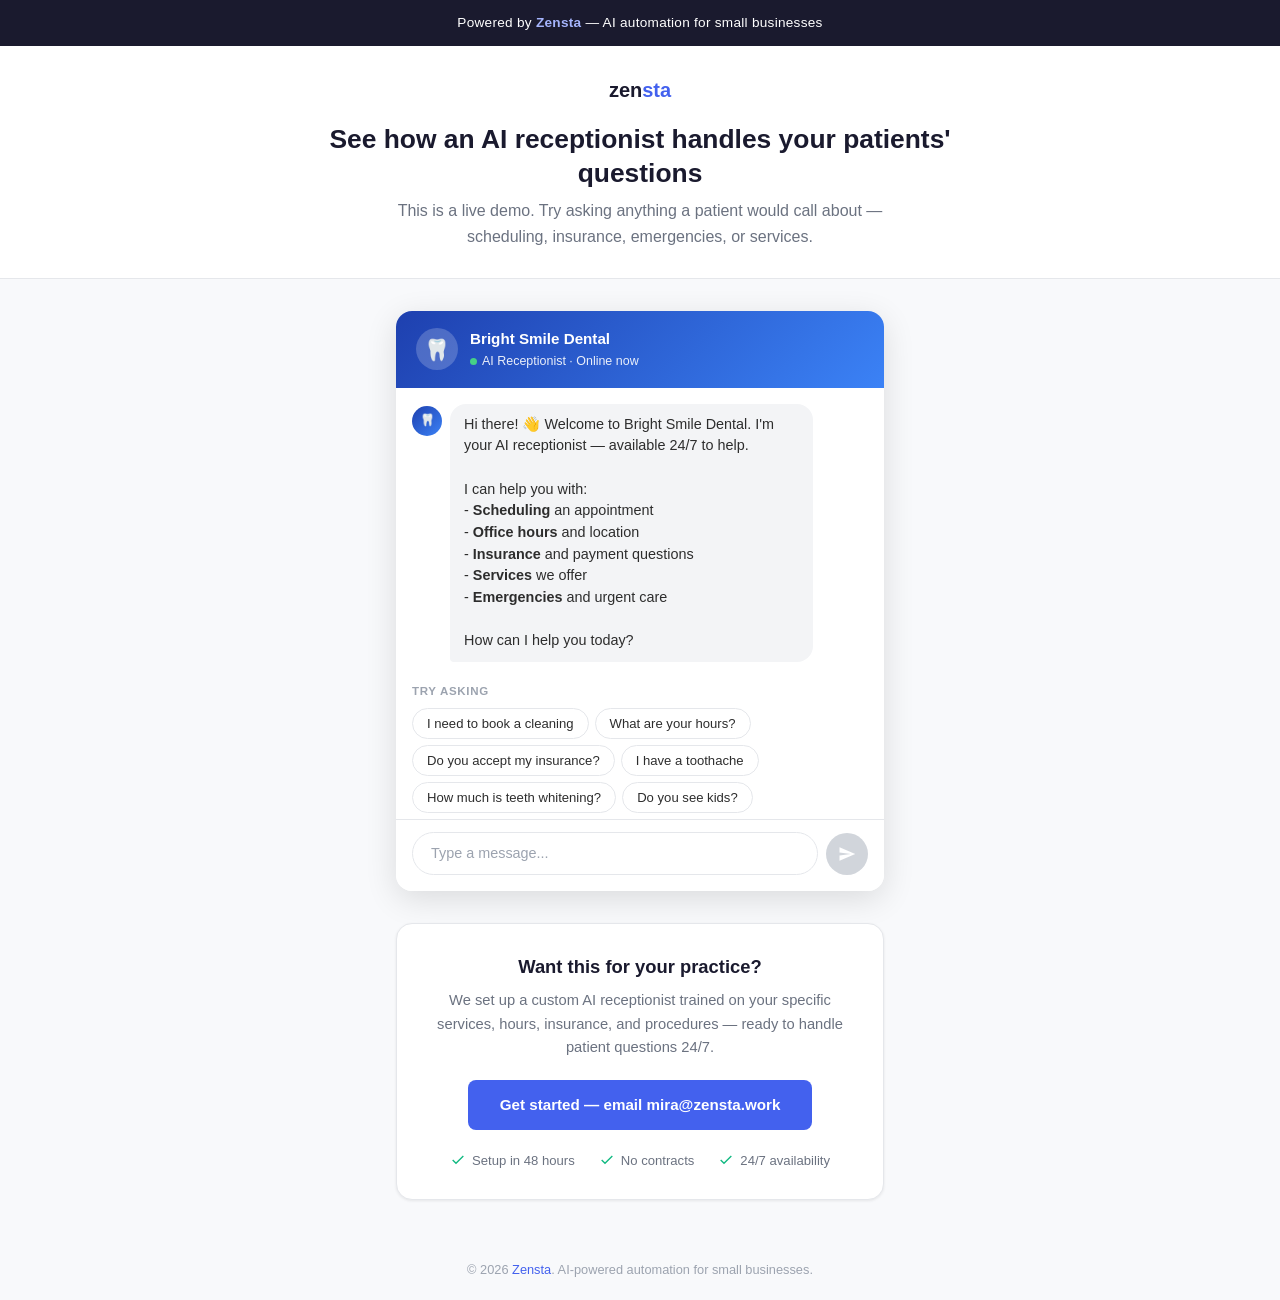
<file: demo.html>
<!DOCTYPE html>
<html lang="en">
<head>
    <meta charset="UTF-8">
    <meta name="viewport" content="width=device-width, initial-scale=1.0">
    <title>AI Receptionist Demo — Zensta</title>
    <style>
        :root {
            --primary: #1a1a2e;
            --accent: #4361ee;
            --accent-hover: #3a56d4;
            --accent-light: #eef1ff;
            --text: #2d2d2d;
            --text-light: #6b7280;
            --text-muted: #9ca3af;
            --bg: #ffffff;
            --bg-alt: #f8f9fb;
            --bg-chat: #f3f4f6;
            --border: #e5e7eb;
            --green: #10b981;
            --green-light: #ecfdf5;
            --shadow-sm: 0 1px 3px rgba(0,0,0,0.08);
            --shadow-md: 0 4px 16px rgba(0,0,0,0.1);
            --shadow-lg: 0 8px 32px rgba(0,0,0,0.12);
            --radius: 12px;
        }

        * { margin: 0; padding: 0; box-sizing: border-box; }

        body {
            font-family: -apple-system, BlinkMacSystemFont, 'Segoe UI', Roboto, sans-serif;
            color: var(--text);
            line-height: 1.6;
            background: var(--bg-alt);
            min-height: 100vh;
        }

        /* Top bar */
        .top-bar {
            background: var(--primary);
            color: white;
            padding: 12px 0;
            text-align: center;
            font-size: 0.85rem;
            letter-spacing: 0.02em;
        }
        .top-bar a {
            color: #a5b4fc;
            text-decoration: none;
            font-weight: 600;
        }
        .top-bar a:hover { text-decoration: underline; }

        /* Header */
        .demo-header {
            background: white;
            border-bottom: 1px solid var(--border);
            padding: 28px 0;
        }
        .demo-header .container {
            max-width: 800px;
            margin: 0 auto;
            padding: 0 24px;
            text-align: center;
        }
        .logo {
            font-size: 1.25rem;
            font-weight: 700;
            color: var(--primary);
            text-decoration: none;
            display: inline-block;
            margin-bottom: 16px;
        }
        .logo span { color: var(--accent); }

        .demo-header h1 {
            font-size: 1.65rem;
            font-weight: 700;
            color: var(--primary);
            margin-bottom: 8px;
            line-height: 1.3;
        }
        .demo-header p {
            color: var(--text-light);
            font-size: 1rem;
            max-width: 560px;
            margin: 0 auto;
        }

        /* Chat container */
        .chat-wrapper {
            max-width: 520px;
            margin: 32px auto;
            padding: 0 16px;
        }

        .chat-window {
            background: white;
            border-radius: 16px;
            box-shadow: var(--shadow-lg);
            overflow: hidden;
            display: flex;
            flex-direction: column;
            height: 580px;
        }

        /* Chat header (dental practice branding) */
        .chat-head {
            background: linear-gradient(135deg, #1e40af, #3b82f6);
            color: white;
            padding: 16px 20px;
            display: flex;
            align-items: center;
            gap: 12px;
        }
        .chat-head-avatar {
            width: 42px;
            height: 42px;
            border-radius: 50%;
            background: rgba(255,255,255,0.2);
            display: flex;
            align-items: center;
            justify-content: center;
            font-size: 1.3rem;
            flex-shrink: 0;
        }
        .chat-head-info h3 {
            font-size: 0.95rem;
            font-weight: 600;
            margin-bottom: 1px;
        }
        .chat-head-status {
            display: flex;
            align-items: center;
            gap: 5px;
            font-size: 0.78rem;
            opacity: 0.9;
        }
        .status-dot {
            width: 7px;
            height: 7px;
            background: #4ade80;
            border-radius: 50%;
            display: inline-block;
            animation: pulse-dot 2s ease-in-out infinite;
        }
        @keyframes pulse-dot {
            0%, 100% { opacity: 1; }
            50% { opacity: 0.5; }
        }

        /* Messages area */
        .chat-messages {
            flex: 1;
            overflow-y: auto;
            padding: 20px 16px;
            display: flex;
            flex-direction: column;
            gap: 4px;
            scroll-behavior: smooth;
        }
        .chat-messages::-webkit-scrollbar { width: 5px; }
        .chat-messages::-webkit-scrollbar-track { background: transparent; }
        .chat-messages::-webkit-scrollbar-thumb { background: #d1d5db; border-radius: 10px; }

        /* Message bubbles */
        .msg-row {
            display: flex;
            gap: 8px;
            max-width: 88%;
            animation: msgIn 0.3s ease-out;
        }
        @keyframes msgIn {
            from { opacity: 0; transform: translateY(8px); }
            to { opacity: 1; transform: translateY(0); }
        }
        .msg-row.bot { align-self: flex-start; }
        .msg-row.user { align-self: flex-end; flex-direction: row-reverse; }

        .msg-avatar {
            width: 30px;
            height: 30px;
            border-radius: 50%;
            background: linear-gradient(135deg, #1e40af, #3b82f6);
            display: flex;
            align-items: center;
            justify-content: center;
            font-size: 0.75rem;
            color: white;
            flex-shrink: 0;
            margin-top: 2px;
        }
        .msg-row.user .msg-avatar {
            background: var(--accent-light);
            color: var(--accent);
            font-weight: 600;
        }

        .msg-bubble {
            padding: 10px 14px;
            border-radius: 16px;
            font-size: 0.9rem;
            line-height: 1.5;
        }
        .msg-row.bot .msg-bubble {
            background: var(--bg-chat);
            color: var(--text);
            border-bottom-left-radius: 4px;
        }
        .msg-row.user .msg-bubble {
            background: var(--accent);
            color: white;
            border-bottom-right-radius: 4px;
        }

        .msg-time {
            font-size: 0.7rem;
            color: var(--text-muted);
            margin-top: 4px;
            padding-left: 38px;
        }
        .msg-row.user + .msg-time { text-align: right; padding-right: 38px; padding-left: 0; }

        /* Typing indicator */
        .typing-indicator {
            display: flex;
            align-items: center;
            gap: 8px;
            padding: 0 16px;
            max-width: 88%;
        }
        .typing-indicator .msg-avatar {
            width: 30px;
            height: 30px;
        }
        .typing-dots {
            display: flex;
            gap: 4px;
            padding: 12px 16px;
            background: var(--bg-chat);
            border-radius: 16px;
            border-bottom-left-radius: 4px;
        }
        .typing-dots span {
            width: 7px;
            height: 7px;
            background: #9ca3af;
            border-radius: 50%;
            animation: typingBounce 1.2s ease-in-out infinite;
        }
        .typing-dots span:nth-child(2) { animation-delay: 0.15s; }
        .typing-dots span:nth-child(3) { animation-delay: 0.3s; }
        @keyframes typingBounce {
            0%, 60%, 100% { transform: translateY(0); }
            30% { transform: translateY(-5px); }
        }

        /* Suggested questions */
        .suggestions {
            padding: 0 16px 6px 16px;
        }
        .suggestions-label {
            font-size: 0.72rem;
            color: var(--text-muted);
            text-transform: uppercase;
            letter-spacing: 0.06em;
            font-weight: 600;
            margin-bottom: 8px;
        }
        .suggestion-chips {
            display: flex;
            flex-wrap: wrap;
            gap: 6px;
        }
        .suggestion-chip {
            padding: 7px 14px;
            background: white;
            border: 1px solid var(--border);
            border-radius: 20px;
            font-size: 0.82rem;
            color: var(--text);
            cursor: pointer;
            transition: all 0.15s ease;
            white-space: nowrap;
        }
        .suggestion-chip:hover {
            background: var(--accent-light);
            border-color: var(--accent);
            color: var(--accent);
        }

        /* Input area */
        .chat-input-area {
            padding: 12px 16px 16px;
            border-top: 1px solid var(--border);
            background: white;
        }
        .chat-input-row {
            display: flex;
            gap: 8px;
            align-items: flex-end;
        }
        .chat-input {
            flex: 1;
            border: 1.5px solid var(--border);
            border-radius: 24px;
            padding: 10px 18px;
            font-size: 0.9rem;
            font-family: inherit;
            outline: none;
            transition: border-color 0.15s;
            resize: none;
            max-height: 80px;
            line-height: 1.4;
        }
        .chat-input:focus { border-color: var(--accent); }
        .chat-input::placeholder { color: var(--text-muted); }

        .send-btn {
            width: 42px;
            height: 42px;
            border-radius: 50%;
            background: var(--accent);
            border: none;
            cursor: pointer;
            display: flex;
            align-items: center;
            justify-content: center;
            transition: background 0.15s;
            flex-shrink: 0;
        }
        .send-btn:hover { background: var(--accent-hover); }
        .send-btn:disabled { background: #d1d5db; cursor: default; }
        .send-btn svg { width: 18px; height: 18px; fill: white; }

        /* CTA section */
        .cta-section {
            max-width: 520px;
            margin: 0 auto 40px;
            padding: 0 16px;
        }
        .cta-card {
            background: white;
            border-radius: 16px;
            padding: 28px 32px;
            text-align: center;
            box-shadow: var(--shadow-sm);
            border: 1px solid var(--border);
        }
        .cta-card h3 {
            font-size: 1.15rem;
            color: var(--primary);
            margin-bottom: 8px;
        }
        .cta-card p {
            color: var(--text-light);
            font-size: 0.92rem;
            margin-bottom: 20px;
            line-height: 1.6;
        }
        .cta-btn {
            display: inline-block;
            background: var(--accent);
            color: white;
            padding: 13px 32px;
            border-radius: 8px;
            text-decoration: none;
            font-weight: 600;
            font-size: 0.95rem;
            transition: background 0.15s;
        }
        .cta-btn:hover { background: var(--accent-hover); }
        .cta-features {
            display: flex;
            justify-content: center;
            gap: 24px;
            margin-top: 20px;
            flex-wrap: wrap;
        }
        .cta-feature {
            display: flex;
            align-items: center;
            gap: 6px;
            font-size: 0.82rem;
            color: var(--text-light);
        }
        .cta-feature svg { width: 16px; height: 16px; color: var(--green); flex-shrink: 0; }

        /* Footer */
        .demo-footer {
            text-align: center;
            padding: 20px;
            color: var(--text-muted);
            font-size: 0.8rem;
        }
        .demo-footer a { color: var(--accent); text-decoration: none; }
        .demo-footer a:hover { text-decoration: underline; }

        /* Responsive */
        @media (max-width: 560px) {
            .demo-header h1 { font-size: 1.3rem; }
            .chat-window { height: 520px; }
            .cta-features { flex-direction: column; align-items: center; gap: 10px; }
            .chat-head { padding: 14px 16px; }
        }
    </style>
</head>
<body>

    <div class="top-bar">
        Powered by <a href="https://zensta.work">Zensta</a> &mdash; AI automation for small businesses
    </div>

    <header class="demo-header">
        <div class="container">
            <a href="https://zensta.work" class="logo">zen<span>sta</span></a>
            <h1>See how an AI receptionist handles your patients' questions</h1>
            <p>This is a live demo. Try asking anything a patient would call about &mdash; scheduling, insurance, emergencies, or services.</p>
        </div>
    </header>

    <div class="chat-wrapper">
        <div class="chat-window">
            <!-- Chat header: looks like a real dental practice widget -->
            <div class="chat-head">
                <div class="chat-head-avatar">&#x1F9B7;</div>
                <div class="chat-head-info">
                    <h3>Bright Smile Dental</h3>
                    <div class="chat-head-status">
                        <span class="status-dot"></span>
                        AI Receptionist &middot; Online now
                    </div>
                </div>
            </div>

            <!-- Messages -->
            <div class="chat-messages" id="chatMessages">
                <!-- Initial greeting injected by JS -->
            </div>

            <!-- Suggestions -->
            <div class="suggestions" id="suggestionsArea">
                <div class="suggestions-label">Try asking</div>
                <div class="suggestion-chips" id="suggestionChips">
                    <!-- Chips injected by JS -->
                </div>
            </div>

            <!-- Input -->
            <div class="chat-input-area">
                <div class="chat-input-row">
                    <textarea class="chat-input" id="chatInput" placeholder="Type a message..." rows="1"></textarea>
                    <button class="send-btn" id="sendBtn" aria-label="Send message">
                        <svg viewBox="0 0 24 24"><path d="M2.01 21L23 12 2.01 3 2 10l15 2-15 2z"/></svg>
                    </button>
                </div>
            </div>
        </div>
    </div>

    <!-- CTA -->
    <div class="cta-section">
        <div class="cta-card">
            <h3>Want this for your practice?</h3>
            <p>We set up a custom AI receptionist trained on your specific services, hours, insurance, and procedures &mdash; ready to handle patient questions 24/7.</p>
            <a href="mailto:mira@zensta.work?subject=AI%20Receptionist%20for%20my%20practice&body=Hi%20Mira%2C%0A%0AI%20just%20tried%20the%20demo%20and%20I%27m%20interested%20in%20learning%20more%20about%20an%20AI%20receptionist%20for%20my%20practice.%0A%0APractice%20name%3A%20%0ALocation%3A%20%0AWebsite%3A%20%0A%0AThanks!" class="cta-btn">Get started &mdash; email mira@zensta.work</a>
            <div class="cta-features">
                <div class="cta-feature">
                    <svg viewBox="0 0 24 24" fill="none" stroke="currentColor" stroke-width="2"><polyline points="20 6 9 17 4 12"/></svg>
                    Setup in 48 hours
                </div>
                <div class="cta-feature">
                    <svg viewBox="0 0 24 24" fill="none" stroke="currentColor" stroke-width="2"><polyline points="20 6 9 17 4 12"/></svg>
                    No contracts
                </div>
                <div class="cta-feature">
                    <svg viewBox="0 0 24 24" fill="none" stroke="currentColor" stroke-width="2"><polyline points="20 6 9 17 4 12"/></svg>
                    24/7 availability
                </div>
            </div>
        </div>
    </div>

    <div class="demo-footer">
        &copy; 2026 <a href="https://zensta.work">Zensta</a>. AI-powered automation for small businesses.
    </div>

<script>
(function() {
    // =====================================================================
    // KNOWLEDGE BASE — dental practice responses
    // =====================================================================
    const PRACTICE = {
        name: "Bright Smile Dental",
        address: "4521 Maple Avenue, Suite 200, Austin, TX 78745",
        phone: "(512) 555-0173",
        hours: {
            "Monday":    "8:00 AM – 5:00 PM",
            "Tuesday":   "8:00 AM – 6:00 PM",
            "Wednesday": "8:00 AM – 5:00 PM",
            "Thursday":  "8:00 AM – 6:00 PM",
            "Friday":    "8:00 AM – 3:00 PM",
            "Saturday":  "9:00 AM – 1:00 PM (1st & 3rd Saturdays only)",
            "Sunday":    "Closed"
        }
    };

    // Suggested questions (shown as chips)
    const SUGGESTIONS = [
        "I need to book a cleaning",
        "What are your hours?",
        "Do you accept my insurance?",
        "I have a toothache",
        "How much is teeth whitening?",
        "Do you see kids?"
    ];

    // Response patterns — each entry: { patterns: [...], responses: [...] }
    // Multiple responses per topic for variety; one is chosen randomly
    const KB = [
        // Appointment / booking
        {
            patterns: [/\b(appointment|book|schedule|come in|visit|see the doctor|see the dentist|slot|opening|available|availability)\b/i],
            responses: [
                `I'd be happy to help you schedule an appointment! We have openings this week. Could you let me know:\n\n1. Is this for a **routine cleaning**, or do you have a specific concern?\n2. Do you have a **preferred day/time**?\n3. Is this for a **new or existing** patient?\n\nI'll get you set up right away.`,
                `Of course! I can get you booked. We currently have availability Tuesday and Thursday afternoons, and this Saturday morning.\n\nWhat type of appointment do you need — a **cleaning**, **exam**, or something else? And are you a new patient with us?`
            ]
        },
        // Hours / office hours
        {
            patterns: [/\b(hours|open|close|when are you|what time|operating|schedule.*office|office.*schedule|weekend)\b/i],
            responses: [
                `Here are our office hours:\n\n**Mon, Wed:** 8:00 AM – 5:00 PM\n**Tue, Thu:** 8:00 AM – 6:00 PM\n**Friday:** 8:00 AM – 3:00 PM\n**Saturday:** 9:00 AM – 1:00 PM (1st & 3rd Saturdays)\n**Sunday:** Closed\n\nWe're located at ${PRACTICE.address}. Would you like to schedule a visit?`,
                `Great question! We're open **Monday through Friday** starting at 8:00 AM, and we also have **Saturday morning hours** on the 1st and 3rd Saturdays of each month.\n\nOur latest hours are Tuesdays and Thursdays — we're open until 6:00 PM those days, which works well if you need an after-work appointment. Want me to book something?`
            ]
        },
        // Insurance
        {
            patterns: [/\b(insurance|coverage|accept|delta|cigna|aetna|metlife|blue cross|united|ppo|hmo|in.?network|out.?of.?network|plan)\b/i],
            responses: [
                `We accept most major dental insurance plans, including:\n\n- Delta Dental (PPO & Premier)\n- Cigna\n- Aetna\n- MetLife\n- Blue Cross Blue Shield\n- United Healthcare\n- Guardian\n\nWe're happy to verify your specific coverage before your appointment. Could you share your **insurance provider name** and **member ID**? We'll check your benefits at no charge.`,
                `Yes! We work with a wide range of insurance providers. Most PPO plans are accepted, and we're in-network with **Delta Dental**, **Cigna**, **Aetna**, and several others.\n\nIf you're unsure whether we accept your plan, just share the name and I can look into it for you. We also offer **affordable self-pay rates** if you don't have coverage.`
            ]
        },
        // Emergency / toothache / pain
        {
            patterns: [/\b(emergency|emergencies|urgent|tooth\s*ache|pain|hurt|broken|crack|chipped|knocked out|swollen|swelling|abscess|bleed)\b/i],
            responses: [
                `I'm sorry you're in pain — let's get you taken care of quickly.\n\n**If this is a medical emergency**, please call 911 or go to your nearest ER.\n\nFor dental emergencies, we reserve same-day slots. Here's what I recommend:\n\n1. **Call us right now** at ${PRACTICE.phone} — we prioritize emergency calls\n2. If after hours, our voicemail has instructions for our on-call dentist\n3. In the meantime: rinse gently with warm salt water, and take ibuprofen for pain\n\nWould you like me to set up an urgent appointment for today or tomorrow?`,
                `Oh no, I'm sorry to hear that! Dental pain should always be addressed promptly.\n\nWe keep **emergency appointments available** every day during office hours. If you're experiencing severe pain, a broken tooth, or swelling, please call us at **${PRACTICE.phone}** so we can get you in as soon as possible — often the same day.\n\n**Quick tip while you wait:** avoid very hot or cold foods, and an over-the-counter pain reliever like ibuprofen can help. Shall I arrange an urgent visit?`
            ]
        },
        // Services / what do you offer
        {
            patterns: [/\b(services|offer|procedures|what do you do|treatments|what kind|types of)\b/i],
            responses: [
                `We offer a full range of dental services:\n\n**Preventive Care**\n- Cleanings & exams\n- X-rays & oral cancer screening\n- Sealants & fluoride\n\n**Restorative**\n- Fillings (tooth-colored)\n- Crowns & bridges\n- Root canals\n- Dentures & partials\n\n**Cosmetic**\n- Teeth whitening\n- Veneers\n- Invisalign\n\n**Other**\n- Extractions (including wisdom teeth)\n- Pediatric dentistry\n- Periodontal (gum) treatment\n\nIs there something specific you're interested in? I'm happy to share more details or pricing.`
            ]
        },
        // Whitening
        {
            patterns: [/\b(whiten|whitening|bleach|brighter|stain|yellow)\b/i],
            responses: [
                `Great question! We offer two whitening options:\n\n**In-Office Whitening** — $349\nDone in about 1 hour, results are immediate. Most patients see 4-8 shades whiter in a single visit.\n\n**Take-Home Whitening Kit** — $199\nCustom-fitted trays with professional-grade gel. Results in 1-2 weeks with daily use.\n\nBoth are safe and effective. Many patients choose the in-office treatment before a special event for that instant wow factor.\n\nWould you like to schedule a whitening consultation? The dentist will also check that your teeth are in good shape for the treatment.`
            ]
        },
        // Cost / pricing / payment
        {
            patterns: [/\b(cost|price|pricing|how much|fee|charge|pay|payment|finance|financing|afford|expensive|cheap)\b/i],
            responses: [
                `Great question about pricing. Here are some of our common fees:\n\n- **New patient exam + cleaning + X-rays:** $189 (or covered by most insurance)\n- **Routine cleaning:** $99 – $149\n- **Filling:** $150 – $300 per tooth\n- **Crown:** $800 – $1,200\n- **Teeth whitening:** $199 – $349\n\nWe accept insurance, and for patients paying out of pocket, we offer:\n- **10% discount** for upfront payment\n- **CareCredit financing** with 0% interest for 12 months\n- A **membership plan** at $25/month covering 2 cleanings, exams, X-rays, and 15% off all other services\n\nWant more details on any of these?`
            ]
        },
        // New patient
        {
            patterns: [/\b(new patient|first time|first visit|never been|haven.t been|new here|just moved)\b/i],
            responses: [
                `Welcome! We love new patients. Here's what to expect:\n\n**Your first visit includes:**\n- Comprehensive exam with the dentist\n- Full set of digital X-rays\n- Professional cleaning\n- Personalized treatment plan (if needed)\n\n**What to bring:**\n- Photo ID\n- Insurance card (if applicable)\n- List of current medications\n\n**New patient special:** Your first exam + cleaning + X-rays is just **$189** (a $320 value), or covered with most insurance.\n\nWe'll also send you digital intake forms by email so you can fill them out before you come in — no clipboard in the waiting room! Would you like to schedule?`
            ]
        },
        // Kids / pediatric / children
        {
            patterns: [/\b(kid|kids|child|children|pediatric|son|daughter|toddler|baby|little one|family)\b/i],
            responses: [
                `Absolutely, we love seeing kids! We provide **pediatric dental care** for children of all ages.\n\nWe recommend a first dental visit by **age 1** or when the first tooth appears. For little ones, we focus on making the experience fun and comfortable.\n\n**For kids, we offer:**\n- Gentle cleanings\n- Fluoride treatments\n- Dental sealants (great for cavity prevention)\n- Space maintainers\n- Orthodontic evaluations starting at age 7\n\nOur team is experienced with nervous kids — we take it slow and make it a positive experience. Would you like to book a visit for your child?`
            ]
        },
        // Invisalign / braces / orthodontic
        {
            patterns: [/\b(invisalign|braces|straighten|crooked|align|ortho|retainer)\b/i],
            responses: [
                `Yes, we offer **Invisalign** clear aligners! It's a great option for straightening teeth discreetly.\n\n**How it works:**\n- Free initial consultation + 3D scan\n- Custom clear aligners made for you\n- Treatment typically takes 6-18 months\n- Virtually invisible — most people won't notice\n\n**Pricing:**\n- Starts at **$3,500** for mild cases\n- Average is **$4,500 – $5,500**\n- We offer monthly payment plans as low as **$150/month**\n- Many insurance plans cover a portion\n\nWould you like to schedule a free Invisalign consultation? The dentist will let you know if you're a good candidate and give you an exact quote.`
            ]
        },
        // Location / directions / address / parking
        {
            patterns: [/\b(location|address|where|directions|parking|find you|located|map)\b/i],
            responses: [
                `We're conveniently located at:\n\n**${PRACTICE.address}**\n\nWe're on the second floor of the Maple Professional Building, right next to the Wells Fargo. There's a **free parking lot** behind the building — enter from Oak Street.\n\nIf you're coming from I-35, take the Ben White exit and head east. We're about 2 minutes from the highway.\n\nNeed help finding us? Feel free to call us at **${PRACTICE.phone}** and we'll guide you in!`
            ]
        },
        // Cancellation / reschedule
        {
            patterns: [/\b(cancel|reschedule|change|move|postpone|rain check|can't make it|won't make it)\b/i],
            responses: [
                `No problem! We understand plans change.\n\nWe ask for **at least 24 hours' notice** for cancellations or reschedules so we can offer the slot to another patient. There's no fee for cancellations made with advance notice.\n\nWould you like to:\n1. **Reschedule** to a different day/time?\n2. **Cancel** and rebook later?\n\nJust let me know your name and preferred date, and I'll get it sorted!`
            ]
        },
        // X-rays / safety
        {
            patterns: [/\b(x.?ray|radiation|safe|digital|imaging)\b/i],
            responses: [
                `Great question! We use **digital X-rays**, which emit up to **90% less radiation** than traditional film X-rays. They're very safe — a full set of dental X-rays exposes you to about the same radiation as a short airplane flight.\n\nX-rays help us catch issues that aren't visible during a regular exam, like:\n- Cavities between teeth\n- Bone loss\n- Infections below the gum line\n- Impacted teeth\n\nWe follow the ADA guidelines and only take X-rays when clinically necessary. Is there anything else you'd like to know?`
            ]
        },
        // Nervous / anxiety / scared / sedation
        {
            patterns: [/\b(nervous|anxiety|anxious|scared|afraid|fear|phobia|sedation|hate the dentist|dread|needle|freaked)\b/i],
            responses: [
                `I completely understand — dental anxiety is really common, and there's absolutely no judgment here. Our team is known for being gentle and patient.\n\nWe offer a few things to help you feel comfortable:\n\n- **Nitrous oxide (laughing gas):** Helps you relax during the procedure. You'll feel calm but stay awake.\n- **Oral sedation:** A prescription pill taken before your visit for moderate anxiety.\n- **Headphones & Netflix:** Yes, really! You can watch a show or listen to music during treatment.\n- **Extra time:** We never rush. If you need breaks, just raise your hand.\n\nMany of our most loyal patients started out nervous. Would you like to schedule a **no-pressure consultation** first? We can just talk and take a look — no treatment unless you're comfortable.`
            ]
        },
        // Greeting / hello
        {
            patterns: [/^(hi|hello|hey|good morning|good afternoon|good evening|howdy|hola|sup|yo|what's up)\b/i],
            responses: [
                `Hi there! Welcome to ${PRACTICE.name}. I'm the AI receptionist — I can help with scheduling, answer questions about our services, insurance, and more.\n\nWhat can I help you with today?`,
                `Hello! Thanks for reaching out to ${PRACTICE.name}. How can I help you today? Whether it's booking an appointment, checking our hours, or asking about a procedure — I'm here for you!`
            ]
        },
        // Thanks / bye
        {
            patterns: [/\b(thank|thanks|thx|bye|goodbye|see you|take care|appreciate|that's all|that's it)\b/i],
            responses: [
                `You're welcome! If you need anything else, don't hesitate to reach out. We're always here to help.\n\nHave a wonderful day! 😊`,
                `Happy to help! If any other questions come up, just message us anytime. We look forward to seeing you at the office!\n\nTake care!`
            ]
        },
        // Cleaning
        {
            patterns: [/\b(cleaning|clean my teeth|hygiene|prophy|dental clean|deep clean|scale|scaling)\b/i],
            responses: [
                `We offer a few types of cleanings:\n\n**Regular Cleaning (Prophylaxis)** — $99-$149\nFor patients with healthy gums. Recommended every 6 months. Includes polishing and flossing.\n\n**Deep Cleaning (Scaling & Root Planing)** — $200-$350 per quadrant\nFor patients with gum disease or heavy buildup. Usually done in 2 visits.\n\nMost insurance plans cover **two routine cleanings per year at 100%**.\n\nWe have openings this week for cleanings! Would you like to book one? I just need to know if you're a new or existing patient.`
            ]
        },
        // Crown / filling / restoration
        {
            patterns: [/\b(crown|filling|cavity|cavities|restoration|cap|onlay|inlay)\b/i],
            responses: [
                `Here's some info on our restorative services:\n\n**Tooth-Colored Fillings** — $150-$300\nWe use composite resin that matches your natural tooth color. The procedure takes about 30-60 minutes.\n\n**Crowns (Caps)** — $800-$1,200\nWe offer same-day CEREC crowns for most cases — no temporary crown needed! The digital process takes about 2 hours total.\n\nInsurance typically covers **50-80%** of these restorative procedures after your deductible.\n\nHas the dentist recommended a specific treatment, or would you like to schedule an exam to check on a concern?`
            ]
        }
    ];

    // Fallback for unmatched queries
    const FALLBACK_RESPONSES = [
        `That's a great question! For the most accurate answer, I'd recommend calling us at **${PRACTICE.phone}** or I can have our team follow up with you.\n\nIn the meantime, is there anything else I can help with — like scheduling, insurance, or our services?`,
        `I want to make sure I give you the right information on that. Let me connect you with our team — you can reach us at **${PRACTICE.phone}** during office hours, or I can have someone call you back.\n\nIs there anything else I can help with right now?`,
        `Good question! That's something our dentist would be best to answer in person. Would you like to schedule a consultation? I can get you in this week.\n\nOr feel free to call us at **${PRACTICE.phone}** for a quick answer.`
    ];

    // =====================================================================
    // CHAT ENGINE
    // =====================================================================

    const messagesEl = document.getElementById('chatMessages');
    const inputEl = document.getElementById('chatInput');
    const sendBtn = document.getElementById('sendBtn');
    const suggestionsArea = document.getElementById('suggestionsArea');
    const suggestionChips = document.getElementById('suggestionChips');

    let isTyping = false;

    // Format bold/markdown-ish text
    function formatText(text) {
        // Bold: **text**
        text = text.replace(/\*\*(.+?)\*\*/g, '<strong>$1</strong>');
        // Line breaks
        text = text.replace(/\n/g, '<br>');
        return text;
    }

    // Add a message to chat
    function addMessage(text, sender) {
        const row = document.createElement('div');
        row.className = `msg-row ${sender}`;

        const avatar = document.createElement('div');
        avatar.className = 'msg-avatar';
        avatar.textContent = sender === 'bot' ? '🦷' : 'You';

        const bubble = document.createElement('div');
        bubble.className = 'msg-bubble';
        bubble.innerHTML = formatText(text);

        row.appendChild(avatar);
        row.appendChild(bubble);
        messagesEl.appendChild(row);
        scrollToBottom();
    }

    // Show typing indicator
    function showTyping() {
        isTyping = true;
        const el = document.createElement('div');
        el.className = 'typing-indicator';
        el.id = 'typingIndicator';
        el.innerHTML = `
            <div class="msg-avatar" style="background: linear-gradient(135deg, #1e40af, #3b82f6); color: white; font-size: 0.75rem;">🦷</div>
            <div class="typing-dots"><span></span><span></span><span></span></div>
        `;
        messagesEl.appendChild(el);
        scrollToBottom();
    }

    // Hide typing indicator
    function hideTyping() {
        isTyping = false;
        const el = document.getElementById('typingIndicator');
        if (el) el.remove();
    }

    function scrollToBottom() {
        messagesEl.scrollTop = messagesEl.scrollHeight;
    }

    // Find the best matching response
    function getResponse(input) {
        const text = input.trim();
        if (!text) return null;

        // Check each knowledge base entry
        for (const entry of KB) {
            for (const pattern of entry.patterns) {
                if (pattern.test(text)) {
                    const responses = entry.responses;
                    return responses[Math.floor(Math.random() * responses.length)];
                }
            }
        }

        // Fallback
        return FALLBACK_RESPONSES[Math.floor(Math.random() * FALLBACK_RESPONSES.length)];
    }

    // Handle sending a message
    function sendMessage(text) {
        if (isTyping) return;
        const msg = (text || inputEl.value).trim();
        if (!msg) return;

        // Add user message
        addMessage(msg, 'user');
        inputEl.value = '';
        inputEl.style.height = 'auto';
        updateSendBtn();

        // Hide suggestions after first user message
        suggestionsArea.style.display = 'none';

        // Show typing then respond
        const delay = 600 + Math.random() * 800; // 0.6-1.4s
        showTyping();

        setTimeout(() => {
            hideTyping();
            const response = getResponse(msg);
            addMessage(response, 'bot');

            // Show follow-up suggestions occasionally
            if (Math.random() > 0.5) {
                showFollowUpSuggestions(msg);
            }
        }, delay);
    }

    // Show contextual follow-up suggestion chips
    function showFollowUpSuggestions(lastMsg) {
        const followUps = [];
        const lower = lastMsg.toLowerCase();

        if (/insurance|coverage|accept/i.test(lower)) {
            followUps.push("Book an appointment", "What's a cleaning cost?");
        } else if (/appointment|book|schedule/i.test(lower)) {
            followUps.push("What are your hours?", "Do you accept my insurance?");
        } else if (/emergency|pain|tooth\s*ache/i.test(lower)) {
            followUps.push("Book an urgent visit", "What are your hours?");
        } else if (/hours|open|close/i.test(lower)) {
            followUps.push("Book an appointment", "Where are you located?");
        } else if (/cost|price|how much/i.test(lower)) {
            followUps.push("Do you accept insurance?", "Book an appointment");
        } else if (/whiten/i.test(lower)) {
            followUps.push("Book a whitening appointment", "What other cosmetic services?");
        } else if (/kid|child|pediatric/i.test(lower)) {
            followUps.push("Book for my child", "What about dental sealants?");
        } else {
            followUps.push("Book an appointment", "What services do you offer?");
        }

        if (followUps.length > 0) {
            setTimeout(() => {
                suggestionsArea.style.display = 'block';
                const label = suggestionsArea.querySelector('.suggestions-label');
                if (label) label.textContent = 'You might also ask';
                renderChips(followUps);
            }, 300);
        }
    }

    // Render suggestion chips
    function renderChips(items) {
        suggestionChips.innerHTML = '';
        items.forEach(text => {
            const chip = document.createElement('button');
            chip.className = 'suggestion-chip';
            chip.textContent = text;
            chip.addEventListener('click', () => sendMessage(text));
            suggestionChips.appendChild(chip);
        });
    }

    // Update send button state
    function updateSendBtn() {
        sendBtn.disabled = !inputEl.value.trim();
    }

    // Auto-resize textarea
    function autoResize() {
        inputEl.style.height = 'auto';
        inputEl.style.height = Math.min(inputEl.scrollHeight, 80) + 'px';
    }

    // =====================================================================
    // INIT
    // =====================================================================

    // Render initial suggestion chips
    renderChips(SUGGESTIONS);

    // Greeting message with slight delay for effect
    setTimeout(() => {
        addMessage(
            `Hi there! 👋 Welcome to ${PRACTICE.name}. I'm your AI receptionist — available 24/7 to help.\n\nI can help you with:\n- **Scheduling** an appointment\n- **Office hours** and location\n- **Insurance** and payment questions\n- **Services** we offer\n- **Emergencies** and urgent care\n\nHow can I help you today?`,
            'bot'
        );
    }, 400);

    // Event listeners
    inputEl.addEventListener('input', () => {
        updateSendBtn();
        autoResize();
    });

    inputEl.addEventListener('keydown', (e) => {
        if (e.key === 'Enter' && !e.shiftKey) {
            e.preventDefault();
            sendMessage();
        }
    });

    sendBtn.addEventListener('click', () => sendMessage());

    updateSendBtn();
})();
</script>

</body>
</html>
</file>
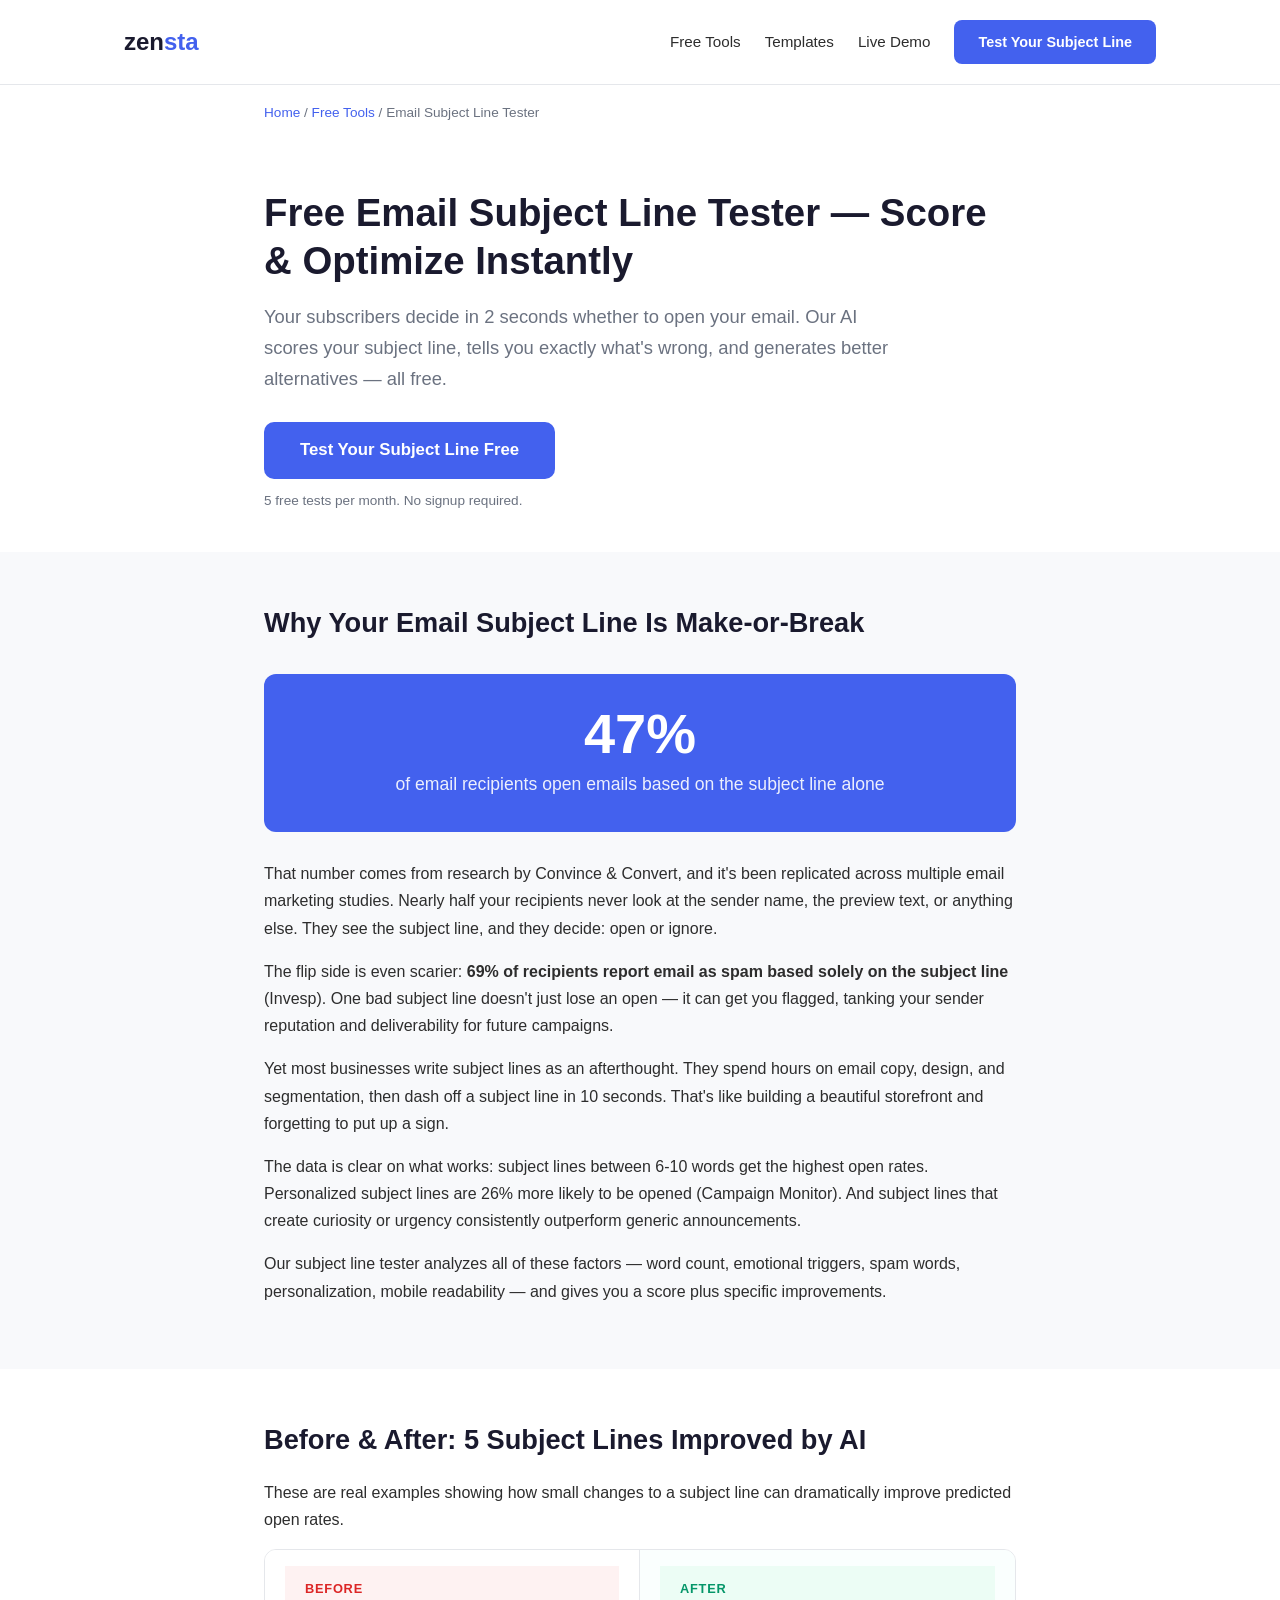
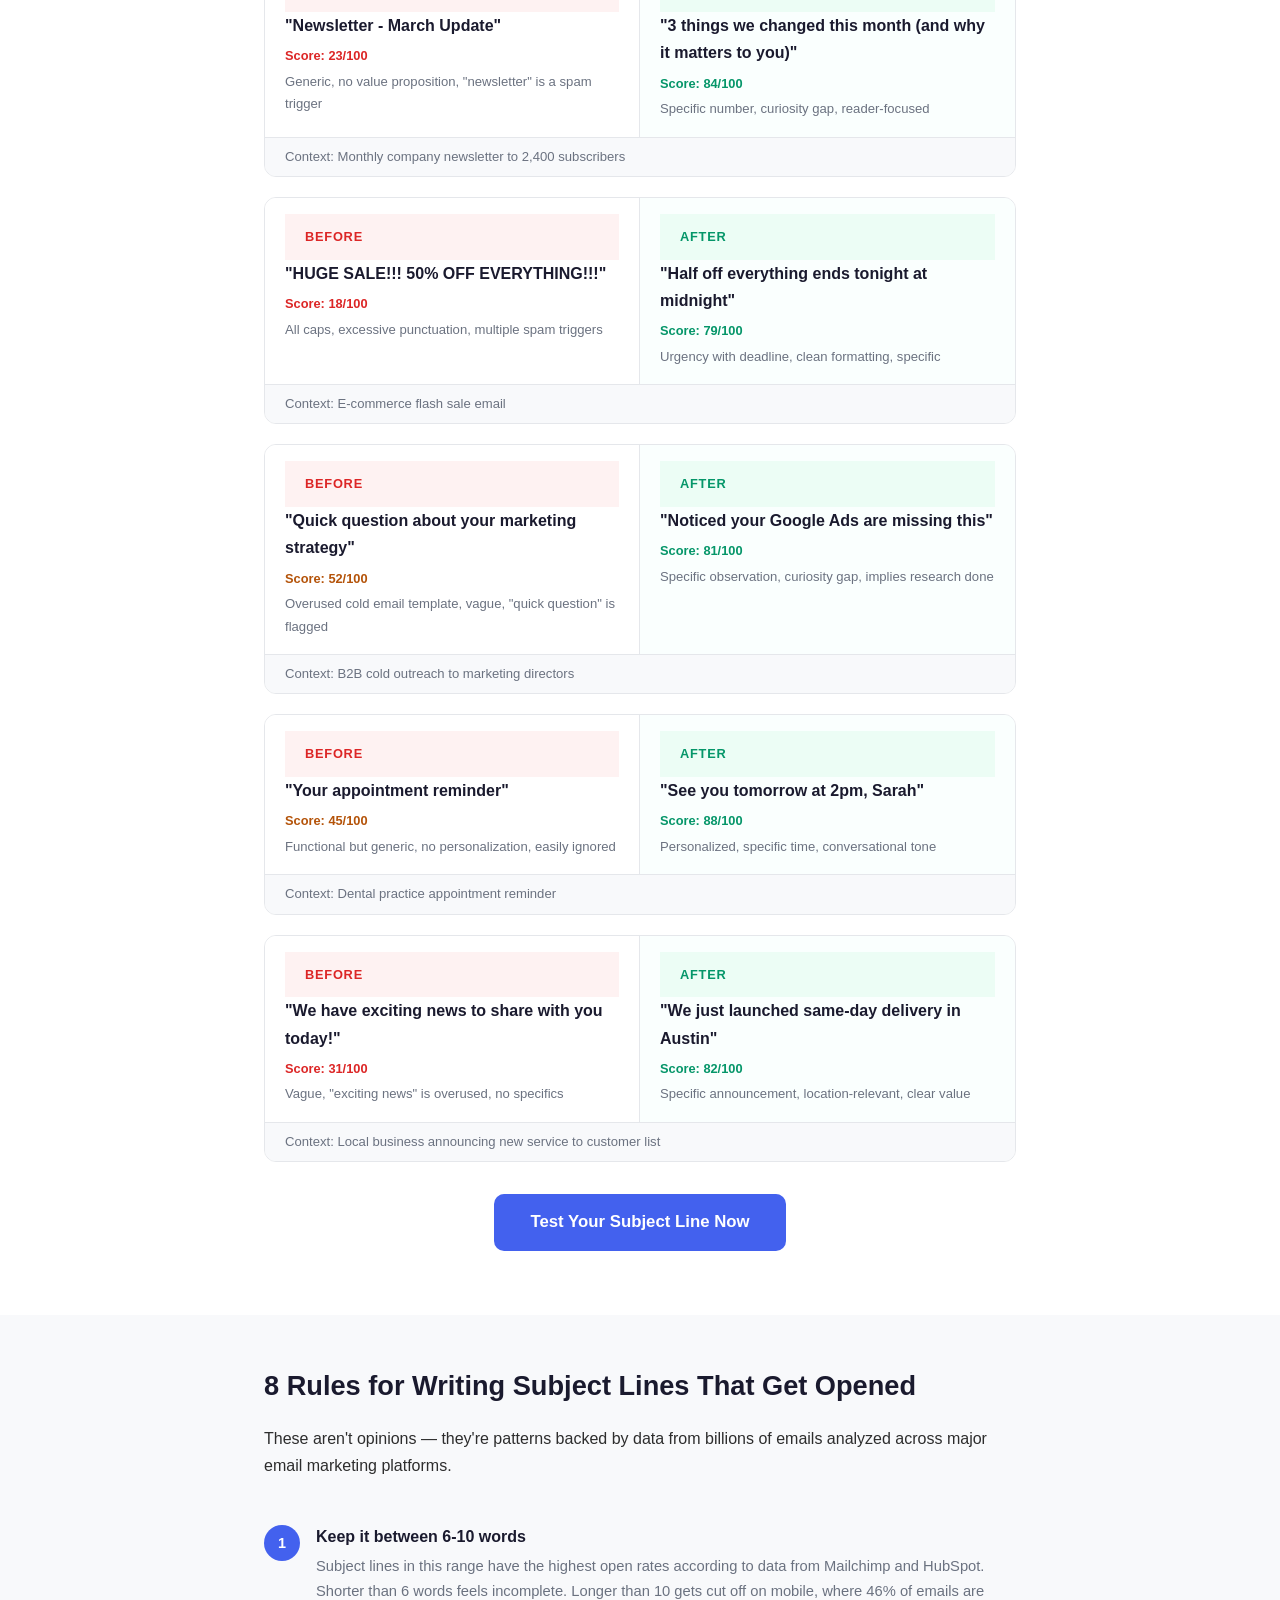
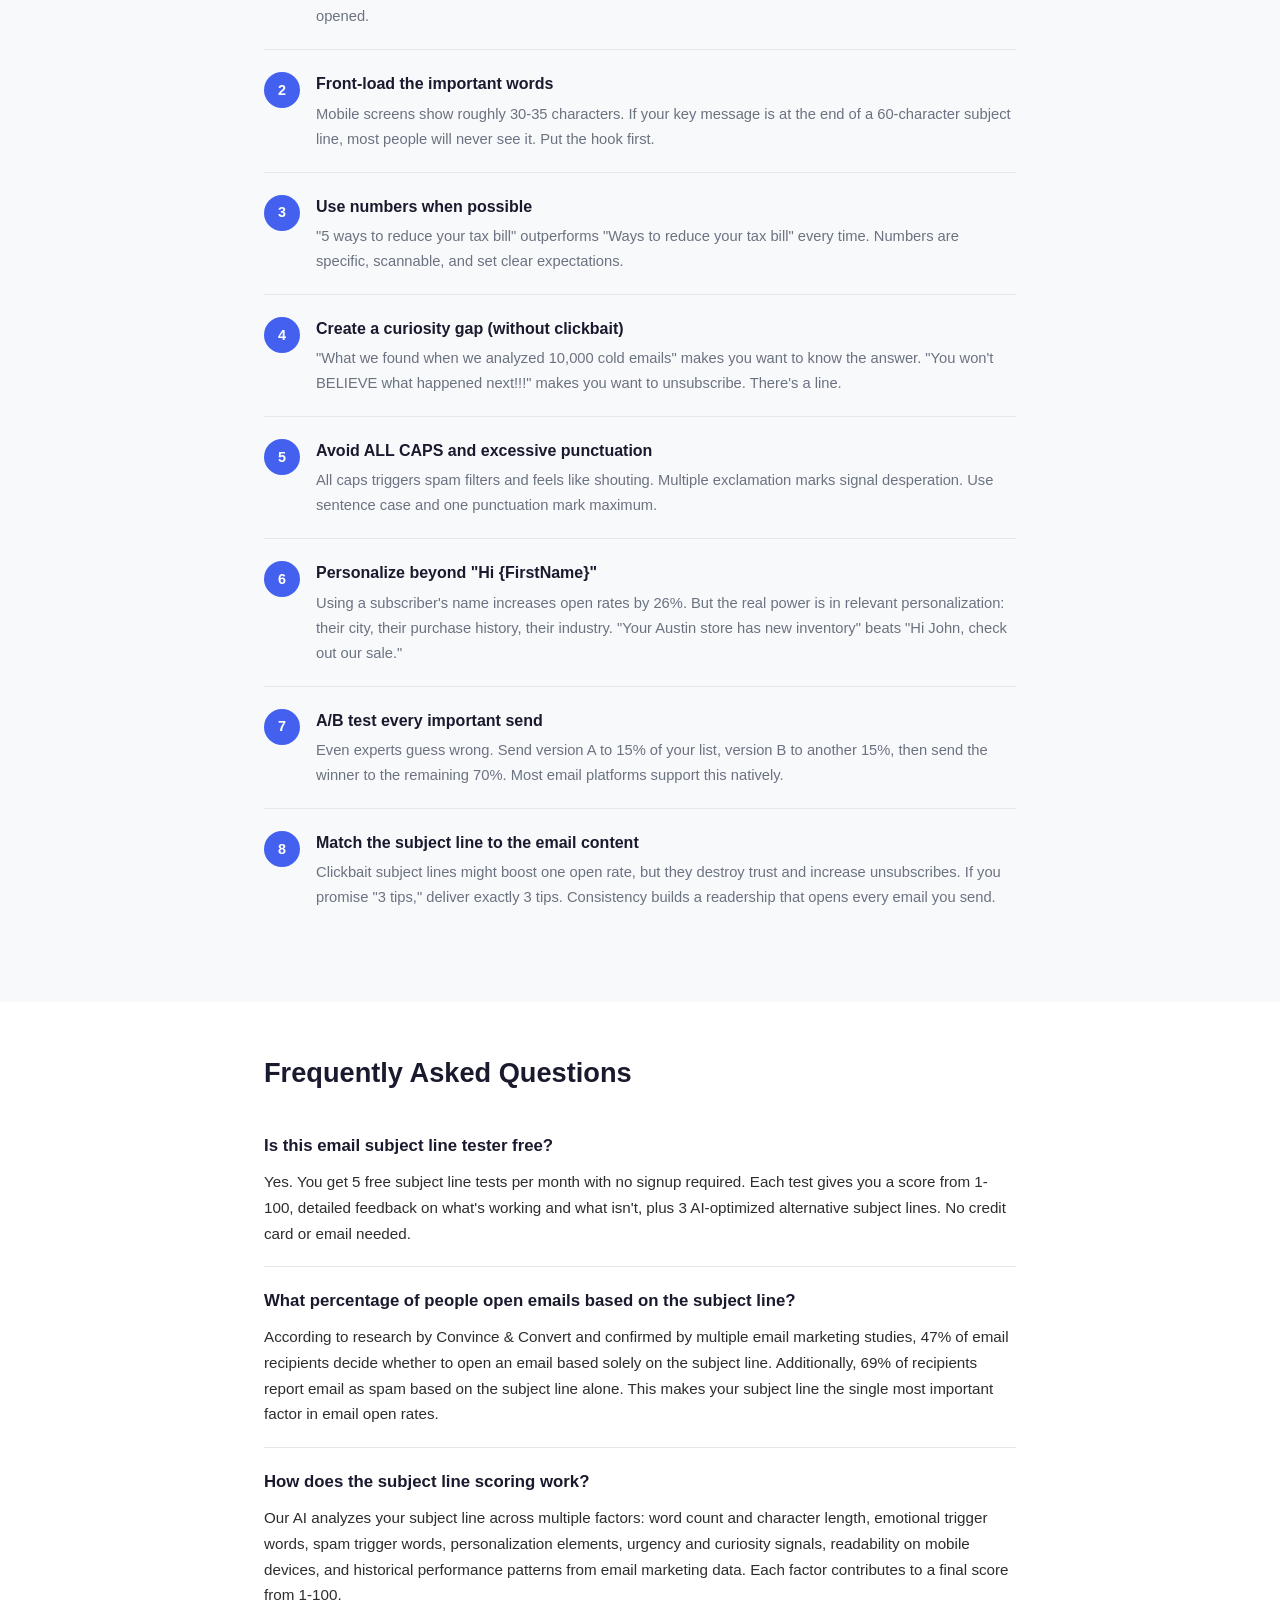
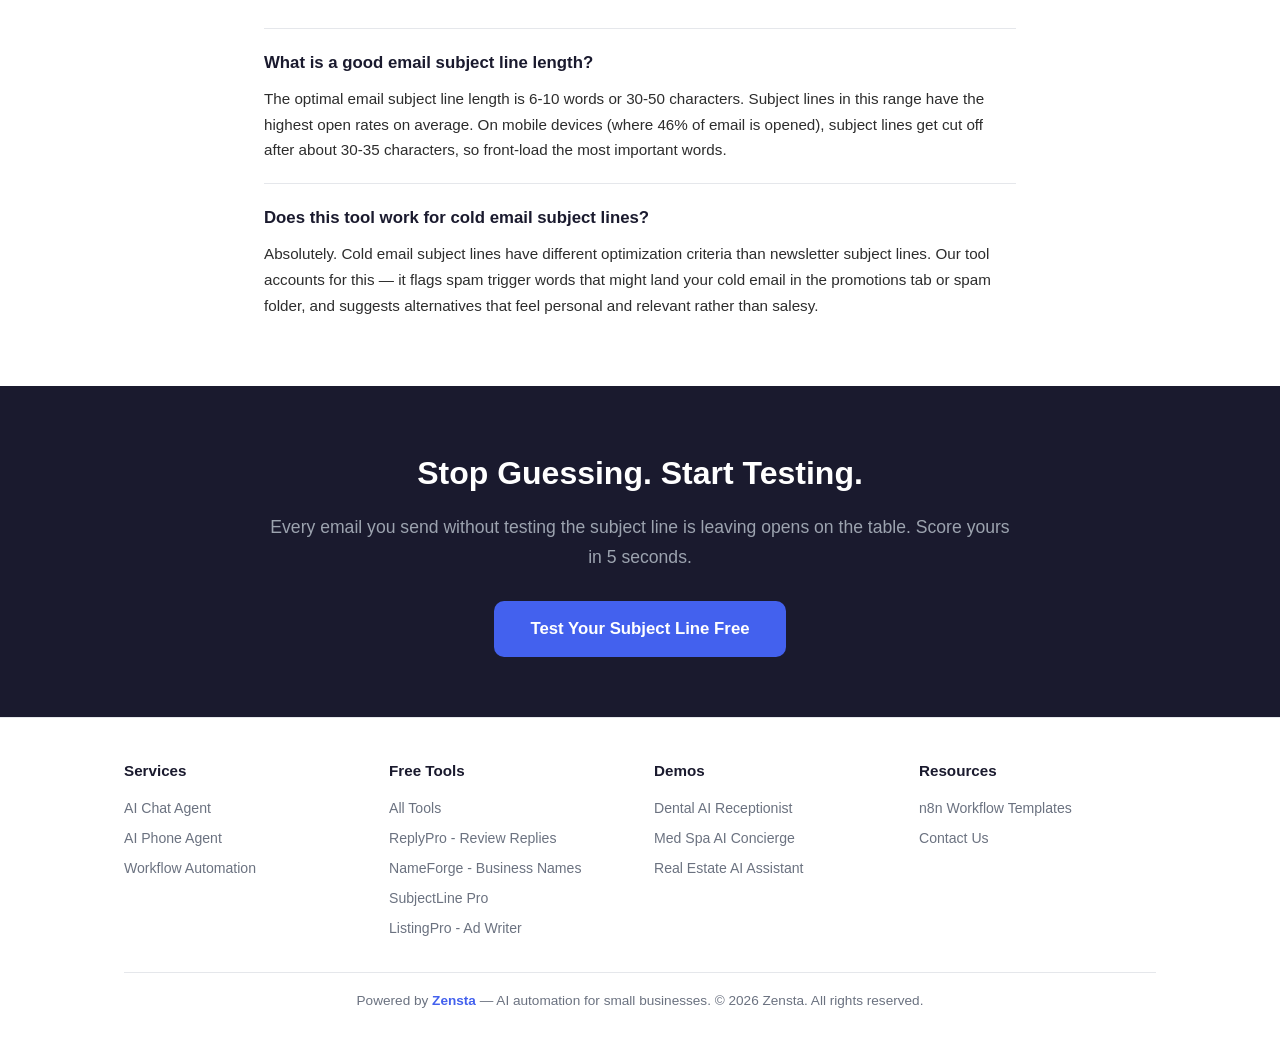
<file: email-subject-line-tester.html>
<!DOCTYPE html>
<html lang="en">
<head>
    <meta charset="UTF-8">
    <meta name="viewport" content="width=device-width, initial-scale=1.0">
    <title>Email Subject Line Tester Free — AI-Powered Score & Suggestions | Zensta</title>
    <meta name="description" content="Free email subject line tester. Get an AI-powered score (1-100) for your subject lines plus optimized alternatives that increase open rates. No signup required.">
    <meta name="keywords" content="email subject line tester free, subject line analyzer, email subject line checker, email subject line grader, email open rate optimizer, subject line score, email marketing tool free">
    <meta name="robots" content="index, follow">
    <link rel="canonical" href="https://zensta.work/email-subject-line-tester.html">

    <!-- Open Graph -->
    <meta property="og:type" content="website">
    <meta property="og:title" content="Email Subject Line Tester Free — AI Score & Optimized Alternatives">
    <meta property="og:description" content="47% of recipients open emails based on the subject line alone. Test yours free with our AI scorer and get optimized alternatives that boost open rates.">
    <meta property="og:url" content="https://zensta.work/email-subject-line-tester.html">
    <meta property="og:site_name" content="Zensta">
    <meta property="og:image" content="https://zensta.work/og-image.png">
    <meta property="og:image:width" content="1200">
    <meta property="og:image:height" content="630">

    <!-- Twitter Card -->
    <meta name="twitter:card" content="summary_large_image">
    <meta name="twitter:title" content="Email Subject Line Tester Free — AI Score & Optimized Alternatives">
    <meta name="twitter:description" content="47% of recipients open emails based on the subject line alone. Test yours free and get AI-optimized alternatives.">
    <meta name="twitter:image" content="https://zensta.work/og-image.png">

    <!-- JSON-LD: FAQPage -->
    <script type="application/ld+json">
    {
        "@context": "https://schema.org",
        "@type": "FAQPage",
        "mainEntity": [
            {
                "@type": "Question",
                "name": "Is this email subject line tester free?",
                "acceptedAnswer": {
                    "@type": "Answer",
                    "text": "Yes. You get 5 free subject line tests per month with no signup required. Each test gives you a score from 1-100, detailed feedback on what's working and what isn't, plus 3 AI-optimized alternative subject lines. No credit card or email needed."
                }
            },
            {
                "@type": "Question",
                "name": "What percentage of people open emails based on the subject line?",
                "acceptedAnswer": {
                    "@type": "Answer",
                    "text": "According to research by Convince & Convert and confirmed by multiple email marketing studies, 47% of email recipients decide whether to open an email based solely on the subject line. Additionally, 69% of recipients report email as spam based on the subject line alone. This makes your subject line the single most important factor in email open rates."
                }
            },
            {
                "@type": "Question",
                "name": "How does the subject line scoring work?",
                "acceptedAnswer": {
                    "@type": "Answer",
                    "text": "Our AI analyzes your subject line across multiple factors: word count and character length, emotional trigger words, spam trigger words, personalization elements, urgency and curiosity signals, readability on mobile devices, and historical performance patterns from email marketing data. Each factor contributes to a final score from 1-100."
                }
            },
            {
                "@type": "Question",
                "name": "What is a good email subject line length?",
                "acceptedAnswer": {
                    "@type": "Answer",
                    "text": "The optimal email subject line length is 6-10 words or 30-50 characters. Subject lines in this range have the highest open rates on average. On mobile devices (where 46% of email is opened), subject lines get cut off after about 30-35 characters, so front-load the most important words."
                }
            },
            {
                "@type": "Question",
                "name": "Does this tool work for cold email subject lines?",
                "acceptedAnswer": {
                    "@type": "Answer",
                    "text": "Absolutely. Cold email subject lines have different optimization criteria than newsletter subject lines. Our tool accounts for this — it flags spam trigger words that might land your cold email in the promotions tab or spam folder, and suggests alternatives that feel personal and relevant rather than salesy."
                }
            }
        ]
    }
    </script>

    <!-- JSON-LD: SoftwareApplication -->
    <script type="application/ld+json">
    {
        "@context": "https://schema.org",
        "@type": "SoftwareApplication",
        "name": "SubjectLine Pro — Free Email Subject Line Tester",
        "description": "AI-powered email subject line analyzer that scores your subject lines 1-100 and generates high-converting alternatives. Works for marketing emails, cold outreach, and newsletters.",
        "url": "https://zensta.work/subjectline.html",
        "applicationCategory": "BusinessApplication",
        "operatingSystem": "Web",
        "offers": {
            "@type": "Offer",
            "price": "0",
            "priceCurrency": "USD",
            "description": "5 free tests per month, no signup required"
        },
        "aggregateRating": {
            "@type": "AggregateRating",
            "ratingValue": "4.6",
            "ratingCount": "117",
            "bestRating": "5"
        },
        "provider": {
            "@type": "Organization",
            "name": "Zensta",
            "url": "https://zensta.work/"
        }
    }
    </script>

    <!-- JSON-LD: BreadcrumbList -->
    <script type="application/ld+json">
    {
        "@context": "https://schema.org",
        "@type": "BreadcrumbList",
        "itemListElement": [
            { "@type": "ListItem", "position": 1, "name": "Home", "item": "https://zensta.work/" },
            { "@type": "ListItem", "position": 2, "name": "Free Tools", "item": "https://zensta.work/tools.html" },
            { "@type": "ListItem", "position": 3, "name": "Email Subject Line Tester", "item": "https://zensta.work/email-subject-line-tester.html" }
        ]
    }
    </script>

    <style>
        :root {
            --primary: #1a1a2e;
            --accent: #4361ee;
            --accent-hover: #3a56d4;
            --text: #2d2d2d;
            --text-light: #6b7280;
            --bg: #ffffff;
            --bg-alt: #f8f9fb;
            --border: #e5e7eb;
            --green: #059669;
            --green-bg: #ecfdf5;
            --red: #dc2626;
            --red-bg: #fef2f2;
            --amber: #b45309;
            --amber-bg: #fffbeb;
        }

        * { margin: 0; padding: 0; box-sizing: border-box; }

        body {
            font-family: -apple-system, BlinkMacSystemFont, 'Segoe UI', Roboto, sans-serif;
            color: var(--text);
            line-height: 1.7;
            background: var(--bg);
        }

        .container { max-width: 800px; margin: 0 auto; padding: 0 24px; }

        /* Nav */
        nav { padding: 20px 0; border-bottom: 1px solid var(--border); }
        nav .container { display: flex; justify-content: space-between; align-items: center; max-width: 1080px; }
        .logo { font-size: 1.5rem; font-weight: 700; color: var(--primary); text-decoration: none; }
        .logo span { color: var(--accent); }
        .nav-links { display: flex; align-items: center; gap: 24px; }
        .nav-link { color: var(--text); text-decoration: none; font-size: 0.95rem; font-weight: 500; transition: color 0.2s; }
        .nav-link:hover { color: var(--accent); }
        .nav-cta { background: var(--accent); color: white; padding: 10px 24px; border-radius: 8px; text-decoration: none; font-weight: 600; font-size: 0.9rem; transition: background 0.2s; }
        .nav-cta:hover { background: var(--accent-hover); }

        /* Breadcrumb */
        .breadcrumb { padding: 16px 0; font-size: 0.85rem; color: var(--text-light); }
        .breadcrumb a { color: var(--accent); text-decoration: none; }
        .breadcrumb a:hover { text-decoration: underline; }

        /* Hero */
        .hero { padding: 48px 0 40px; }
        .hero h1 { font-size: 2.4rem; line-height: 1.25; color: var(--primary); margin-bottom: 16px; }
        .hero .subtitle { font-size: 1.15rem; color: var(--text-light); margin-bottom: 28px; max-width: 640px; }
        .cta-btn { display: inline-block; background: var(--accent); color: white; padding: 14px 36px; border-radius: 10px; text-decoration: none; font-weight: 700; font-size: 1.05rem; transition: background 0.2s, transform 0.1s; }
        .cta-btn:hover { background: var(--accent-hover); transform: translateY(-1px); }
        .cta-sub { display: block; margin-top: 10px; font-size: 0.85rem; color: var(--text-light); }

        /* Content sections */
        .content-section { padding: 48px 0; }
        .content-section.alt { background: var(--bg-alt); }
        .content-section h2 { font-size: 1.7rem; color: var(--primary); margin-bottom: 16px; }
        .content-section h3 { font-size: 1.2rem; color: var(--primary); margin-bottom: 8px; margin-top: 24px; }
        .content-section p { margin-bottom: 16px; color: var(--text); font-size: 1rem; }
        .content-section ul, .content-section ol { margin: 0 0 16px 24px; color: var(--text); }
        .content-section li { margin-bottom: 8px; }

        /* Stats highlight */
        .stat-highlight { background: var(--accent); color: white; border-radius: 12px; padding: 32px; text-align: center; margin: 28px 0; }
        .stat-highlight .big-num { font-size: 3.5rem; font-weight: 900; line-height: 1; }
        .stat-highlight .big-label { font-size: 1.1rem; margin-top: 8px; opacity: 0.9; }

        /* Before/After cards */
        .ba-card { border: 1px solid var(--border); border-radius: 12px; overflow: hidden; margin-bottom: 20px; }
        .ba-header { padding: 12px 20px; font-size: 0.8rem; font-weight: 700; text-transform: uppercase; letter-spacing: 0.06em; }
        .ba-header.before-h { background: var(--red-bg); color: var(--red); }
        .ba-header.after-h { background: var(--green-bg); color: var(--green); }
        .ba-row { display: grid; grid-template-columns: 1fr 1fr; }
        .ba-cell { padding: 16px 20px; }
        .ba-cell.before { background: #fff; border-right: 1px solid var(--border); }
        .ba-cell.after { background: #fafffe; }
        .ba-subject { font-size: 1rem; font-weight: 600; color: var(--primary); margin-bottom: 6px; }
        .ba-score { font-size: 0.8rem; font-weight: 700; }
        .ba-score.low { color: var(--red); }
        .ba-score.mid { color: var(--amber); }
        .ba-score.high { color: var(--green); }
        .ba-reason { font-size: 0.82rem; color: var(--text-light); margin-top: 4px; }
        .ba-context { font-size: 0.82rem; color: var(--text-light); padding: 8px 20px; background: var(--bg-alt); border-top: 1px solid var(--border); }

        /* Tips grid */
        .tips-list { counter-reset: tip; margin: 24px 0; }
        .tip-item { display: flex; gap: 16px; padding: 20px 0; border-bottom: 1px solid var(--border); }
        .tip-item:last-child { border-bottom: none; }
        .tip-num { flex-shrink: 0; width: 36px; height: 36px; background: var(--accent); color: white; border-radius: 50%; display: flex; align-items: center; justify-content: center; font-weight: 700; font-size: 0.9rem; margin-top: 2px; }
        .tip-content h4 { font-size: 1rem; color: var(--primary); margin-bottom: 4px; }
        .tip-content p { color: var(--text-light); font-size: 0.92rem; margin: 0; }

        /* FAQ */
        .faq-item { border-bottom: 1px solid var(--border); padding: 20px 0; }
        .faq-item:last-child { border-bottom: none; }
        .faq-q { font-size: 1.05rem; font-weight: 700; color: var(--primary); margin-bottom: 8px; }
        .faq-a { color: var(--text); font-size: 0.95rem; line-height: 1.7; }

        /* CTA block */
        .cta-block { padding: 60px 0; background: var(--primary); text-align: center; color: white; }
        .cta-block h2 { font-size: 2rem; margin-bottom: 12px; color: white; }
        .cta-block p { color: #9ca3af; margin-bottom: 28px; font-size: 1.1rem; }

        /* Footer */
        footer { padding: 40px 0; border-top: 1px solid var(--border); }
        .footer-grid { display: grid; grid-template-columns: repeat(auto-fit, minmax(180px, 1fr)); gap: 28px; margin-bottom: 28px; }
        .footer-col h4 { color: var(--primary); font-size: 0.95rem; margin-bottom: 10px; }
        .footer-col a { display: block; color: var(--text-light); text-decoration: none; padding: 3px 0; font-size: 0.88rem; transition: color 0.2s; }
        .footer-col a:hover { color: var(--accent); }
        .footer-bottom { text-align: center; padding-top: 16px; border-top: 1px solid var(--border); color: var(--text-light); font-size: 0.85rem; }

        @media (max-width: 768px) {
            .hero h1 { font-size: 1.8rem; }
            .ba-row { grid-template-columns: 1fr; }
            .ba-cell.before { border-right: none; border-bottom: 1px solid var(--border); }
            .nav-links { gap: 12px; }
            .nav-link { font-size: 0.85rem; }
            .stat-highlight .big-num { font-size: 2.5rem; }
        }
        @media (max-width: 640px) {
            .nav-links .nav-link { display: none; }
            .hero { padding: 32px 0 24px; }
        }
    </style>
</head>
<body>

<nav>
    <div class="container" style="max-width:1080px">
        <a href="/" class="logo">zen<span>sta</span></a>
        <div class="nav-links">
            <a href="/tools.html" class="nav-link">Free Tools</a>
            <a href="/templates.html" class="nav-link">Templates</a>
            <a href="/demo.html" class="nav-link">Live Demo</a>
            <a href="/subjectline.html" class="nav-cta">Test Your Subject Line</a>
        </div>
    </div>
</nav>

<div class="container">
    <div class="breadcrumb">
        <a href="/">Home</a> / <a href="/tools.html">Free Tools</a> / Email Subject Line Tester
    </div>
</div>

<section class="hero">
    <div class="container">
        <h1>Free Email Subject Line Tester — Score & Optimize Instantly</h1>
        <p class="subtitle">Your subscribers decide in 2 seconds whether to open your email. Our AI scores your subject line, tells you exactly what's wrong, and generates better alternatives — all free.</p>
        <a href="/subjectline.html" class="cta-btn">Test Your Subject Line Free</a>
        <span class="cta-sub">5 free tests per month. No signup required.</span>
    </div>
</section>

<section class="content-section alt">
    <div class="container">
        <h2>Why Your Email Subject Line Is Make-or-Break</h2>

        <div class="stat-highlight">
            <div class="big-num">47%</div>
            <div class="big-label">of email recipients open emails based on the subject line alone</div>
        </div>

        <p>That number comes from research by Convince & Convert, and it's been replicated across multiple email marketing studies. Nearly half your recipients never look at the sender name, the preview text, or anything else. They see the subject line, and they decide: open or ignore.</p>
        <p>The flip side is even scarier: <strong>69% of recipients report email as spam based solely on the subject line</strong> (Invesp). One bad subject line doesn't just lose an open — it can get you flagged, tanking your sender reputation and deliverability for future campaigns.</p>
        <p>Yet most businesses write subject lines as an afterthought. They spend hours on email copy, design, and segmentation, then dash off a subject line in 10 seconds. That's like building a beautiful storefront and forgetting to put up a sign.</p>
        <p>The data is clear on what works: subject lines between 6-10 words get the highest open rates. Personalized subject lines are 26% more likely to be opened (Campaign Monitor). And subject lines that create curiosity or urgency consistently outperform generic announcements.</p>
        <p>Our subject line tester analyzes all of these factors — word count, emotional triggers, spam words, personalization, mobile readability — and gives you a score plus specific improvements.</p>
    </div>
</section>

<section class="content-section">
    <div class="container">
        <h2>Before & After: 5 Subject Lines Improved by AI</h2>
        <p>These are real examples showing how small changes to a subject line can dramatically improve predicted open rates.</p>

        <div class="ba-card">
            <div class="ba-row">
                <div class="ba-cell before">
                    <div class="ba-header before-h">Before</div>
                    <div class="ba-subject">"Newsletter - March Update"</div>
                    <div class="ba-score low">Score: 23/100</div>
                    <div class="ba-reason">Generic, no value proposition, "newsletter" is a spam trigger</div>
                </div>
                <div class="ba-cell after">
                    <div class="ba-header after-h">After</div>
                    <div class="ba-subject">"3 things we changed this month (and why it matters to you)"</div>
                    <div class="ba-score high">Score: 84/100</div>
                    <div class="ba-reason">Specific number, curiosity gap, reader-focused</div>
                </div>
            </div>
            <div class="ba-context">Context: Monthly company newsletter to 2,400 subscribers</div>
        </div>

        <div class="ba-card">
            <div class="ba-row">
                <div class="ba-cell before">
                    <div class="ba-header before-h">Before</div>
                    <div class="ba-subject">"HUGE SALE!!! 50% OFF EVERYTHING!!!"</div>
                    <div class="ba-score low">Score: 18/100</div>
                    <div class="ba-reason">All caps, excessive punctuation, multiple spam triggers</div>
                </div>
                <div class="ba-cell after">
                    <div class="ba-header after-h">After</div>
                    <div class="ba-subject">"Half off everything ends tonight at midnight"</div>
                    <div class="ba-score high">Score: 79/100</div>
                    <div class="ba-reason">Urgency with deadline, clean formatting, specific</div>
                </div>
            </div>
            <div class="ba-context">Context: E-commerce flash sale email</div>
        </div>

        <div class="ba-card">
            <div class="ba-row">
                <div class="ba-cell before">
                    <div class="ba-header before-h">Before</div>
                    <div class="ba-subject">"Quick question about your marketing strategy"</div>
                    <div class="ba-score mid">Score: 52/100</div>
                    <div class="ba-reason">Overused cold email template, vague, "quick question" is flagged</div>
                </div>
                <div class="ba-cell after">
                    <div class="ba-header after-h">After</div>
                    <div class="ba-subject">"Noticed your Google Ads are missing this"</div>
                    <div class="ba-score high">Score: 81/100</div>
                    <div class="ba-reason">Specific observation, curiosity gap, implies research done</div>
                </div>
            </div>
            <div class="ba-context">Context: B2B cold outreach to marketing directors</div>
        </div>

        <div class="ba-card">
            <div class="ba-row">
                <div class="ba-cell before">
                    <div class="ba-header before-h">Before</div>
                    <div class="ba-subject">"Your appointment reminder"</div>
                    <div class="ba-score mid">Score: 45/100</div>
                    <div class="ba-reason">Functional but generic, no personalization, easily ignored</div>
                </div>
                <div class="ba-cell after">
                    <div class="ba-header after-h">After</div>
                    <div class="ba-subject">"See you tomorrow at 2pm, Sarah"</div>
                    <div class="ba-score high">Score: 88/100</div>
                    <div class="ba-reason">Personalized, specific time, conversational tone</div>
                </div>
            </div>
            <div class="ba-context">Context: Dental practice appointment reminder</div>
        </div>

        <div class="ba-card">
            <div class="ba-row">
                <div class="ba-cell before">
                    <div class="ba-header before-h">Before</div>
                    <div class="ba-subject">"We have exciting news to share with you today!"</div>
                    <div class="ba-score low">Score: 31/100</div>
                    <div class="ba-reason">Vague, "exciting news" is overused, no specifics</div>
                </div>
                <div class="ba-cell after">
                    <div class="ba-header after-h">After</div>
                    <div class="ba-subject">"We just launched same-day delivery in Austin"</div>
                    <div class="ba-score high">Score: 82/100</div>
                    <div class="ba-reason">Specific announcement, location-relevant, clear value</div>
                </div>
            </div>
            <div class="ba-context">Context: Local business announcing new service to customer list</div>
        </div>

        <p style="text-align:center;margin-top:32px">
            <a href="/subjectline.html" class="cta-btn">Test Your Subject Line Now</a>
        </p>
    </div>
</section>

<section class="content-section alt">
    <div class="container">
        <h2>8 Rules for Writing Subject Lines That Get Opened</h2>
        <p>These aren't opinions — they're patterns backed by data from billions of emails analyzed across major email marketing platforms.</p>

        <div class="tips-list">
            <div class="tip-item">
                <div class="tip-num">1</div>
                <div class="tip-content">
                    <h4>Keep it between 6-10 words</h4>
                    <p>Subject lines in this range have the highest open rates according to data from Mailchimp and HubSpot. Shorter than 6 words feels incomplete. Longer than 10 gets cut off on mobile, where 46% of emails are opened.</p>
                </div>
            </div>
            <div class="tip-item">
                <div class="tip-num">2</div>
                <div class="tip-content">
                    <h4>Front-load the important words</h4>
                    <p>Mobile screens show roughly 30-35 characters. If your key message is at the end of a 60-character subject line, most people will never see it. Put the hook first.</p>
                </div>
            </div>
            <div class="tip-item">
                <div class="tip-num">3</div>
                <div class="tip-content">
                    <h4>Use numbers when possible</h4>
                    <p>"5 ways to reduce your tax bill" outperforms "Ways to reduce your tax bill" every time. Numbers are specific, scannable, and set clear expectations.</p>
                </div>
            </div>
            <div class="tip-item">
                <div class="tip-num">4</div>
                <div class="tip-content">
                    <h4>Create a curiosity gap (without clickbait)</h4>
                    <p>"What we found when we analyzed 10,000 cold emails" makes you want to know the answer. "You won't BELIEVE what happened next!!!" makes you want to unsubscribe. There's a line.</p>
                </div>
            </div>
            <div class="tip-item">
                <div class="tip-num">5</div>
                <div class="tip-content">
                    <h4>Avoid ALL CAPS and excessive punctuation</h4>
                    <p>All caps triggers spam filters and feels like shouting. Multiple exclamation marks signal desperation. Use sentence case and one punctuation mark maximum.</p>
                </div>
            </div>
            <div class="tip-item">
                <div class="tip-num">6</div>
                <div class="tip-content">
                    <h4>Personalize beyond "Hi {FirstName}"</h4>
                    <p>Using a subscriber's name increases open rates by 26%. But the real power is in relevant personalization: their city, their purchase history, their industry. "Your Austin store has new inventory" beats "Hi John, check out our sale."</p>
                </div>
            </div>
            <div class="tip-item">
                <div class="tip-num">7</div>
                <div class="tip-content">
                    <h4>A/B test every important send</h4>
                    <p>Even experts guess wrong. Send version A to 15% of your list, version B to another 15%, then send the winner to the remaining 70%. Most email platforms support this natively.</p>
                </div>
            </div>
            <div class="tip-item">
                <div class="tip-num">8</div>
                <div class="tip-content">
                    <h4>Match the subject line to the email content</h4>
                    <p>Clickbait subject lines might boost one open rate, but they destroy trust and increase unsubscribes. If you promise "3 tips," deliver exactly 3 tips. Consistency builds a readership that opens every email you send.</p>
                </div>
            </div>
        </div>
    </div>
</section>

<section class="content-section">
    <div class="container">
        <h2>Frequently Asked Questions</h2>

        <div class="faq-item">
            <div class="faq-q">Is this email subject line tester free?</div>
            <div class="faq-a">Yes. You get 5 free subject line tests per month with no signup required. Each test gives you a score from 1-100, detailed feedback on what's working and what isn't, plus 3 AI-optimized alternative subject lines. No credit card or email needed.</div>
        </div>

        <div class="faq-item">
            <div class="faq-q">What percentage of people open emails based on the subject line?</div>
            <div class="faq-a">According to research by Convince & Convert and confirmed by multiple email marketing studies, 47% of email recipients decide whether to open an email based solely on the subject line. Additionally, 69% of recipients report email as spam based on the subject line alone. This makes your subject line the single most important factor in email open rates.</div>
        </div>

        <div class="faq-item">
            <div class="faq-q">How does the subject line scoring work?</div>
            <div class="faq-a">Our AI analyzes your subject line across multiple factors: word count and character length, emotional trigger words, spam trigger words, personalization elements, urgency and curiosity signals, readability on mobile devices, and historical performance patterns from email marketing data. Each factor contributes to a final score from 1-100.</div>
        </div>

        <div class="faq-item">
            <div class="faq-q">What is a good email subject line length?</div>
            <div class="faq-a">The optimal email subject line length is 6-10 words or 30-50 characters. Subject lines in this range have the highest open rates on average. On mobile devices (where 46% of email is opened), subject lines get cut off after about 30-35 characters, so front-load the most important words.</div>
        </div>

        <div class="faq-item">
            <div class="faq-q">Does this tool work for cold email subject lines?</div>
            <div class="faq-a">Absolutely. Cold email subject lines have different optimization criteria than newsletter subject lines. Our tool accounts for this — it flags spam trigger words that might land your cold email in the promotions tab or spam folder, and suggests alternatives that feel personal and relevant rather than salesy.</div>
        </div>
    </div>
</section>

<section class="cta-block">
    <div class="container">
        <h2>Stop Guessing. Start Testing.</h2>
        <p>Every email you send without testing the subject line is leaving opens on the table. Score yours in 5 seconds.</p>
        <a href="/subjectline.html" class="cta-btn">Test Your Subject Line Free</a>
    </div>
</section>

<footer>
    <div class="container" style="max-width:1080px">
        <div class="footer-grid">
            <div class="footer-col">
                <h4>Services</h4>
                <a href="/">AI Chat Agent</a>
                <a href="/">AI Phone Agent</a>
                <a href="/">Workflow Automation</a>
            </div>
            <div class="footer-col">
                <h4>Free Tools</h4>
                <a href="/tools.html">All Tools</a>
                <a href="/replypro.html">ReplyPro - Review Replies</a>
                <a href="/nameforge.html">NameForge - Business Names</a>
                <a href="/subjectline.html">SubjectLine Pro</a>
                <a href="/listingpro.html">ListingPro - Ad Writer</a>
            </div>
            <div class="footer-col">
                <h4>Demos</h4>
                <a href="/demo.html">Dental AI Receptionist</a>
                <a href="/demo-medspa.html">Med Spa AI Concierge</a>
                <a href="/demo-realestate.html">Real Estate AI Assistant</a>
            </div>
            <div class="footer-col">
                <h4>Resources</h4>
                <a href="/templates.html">n8n Workflow Templates</a>
                <a href="mailto:mira@zensta.work">Contact Us</a>
            </div>
        </div>
        <div class="footer-bottom">
            <p>Powered by <a href="/" style="color:var(--accent);text-decoration:none;font-weight:600">Zensta</a> &mdash; AI automation for small businesses. &copy; 2026 Zensta. All rights reserved.</p>
        </div>
    </div>
</footer>

</body>
</html>
</file>
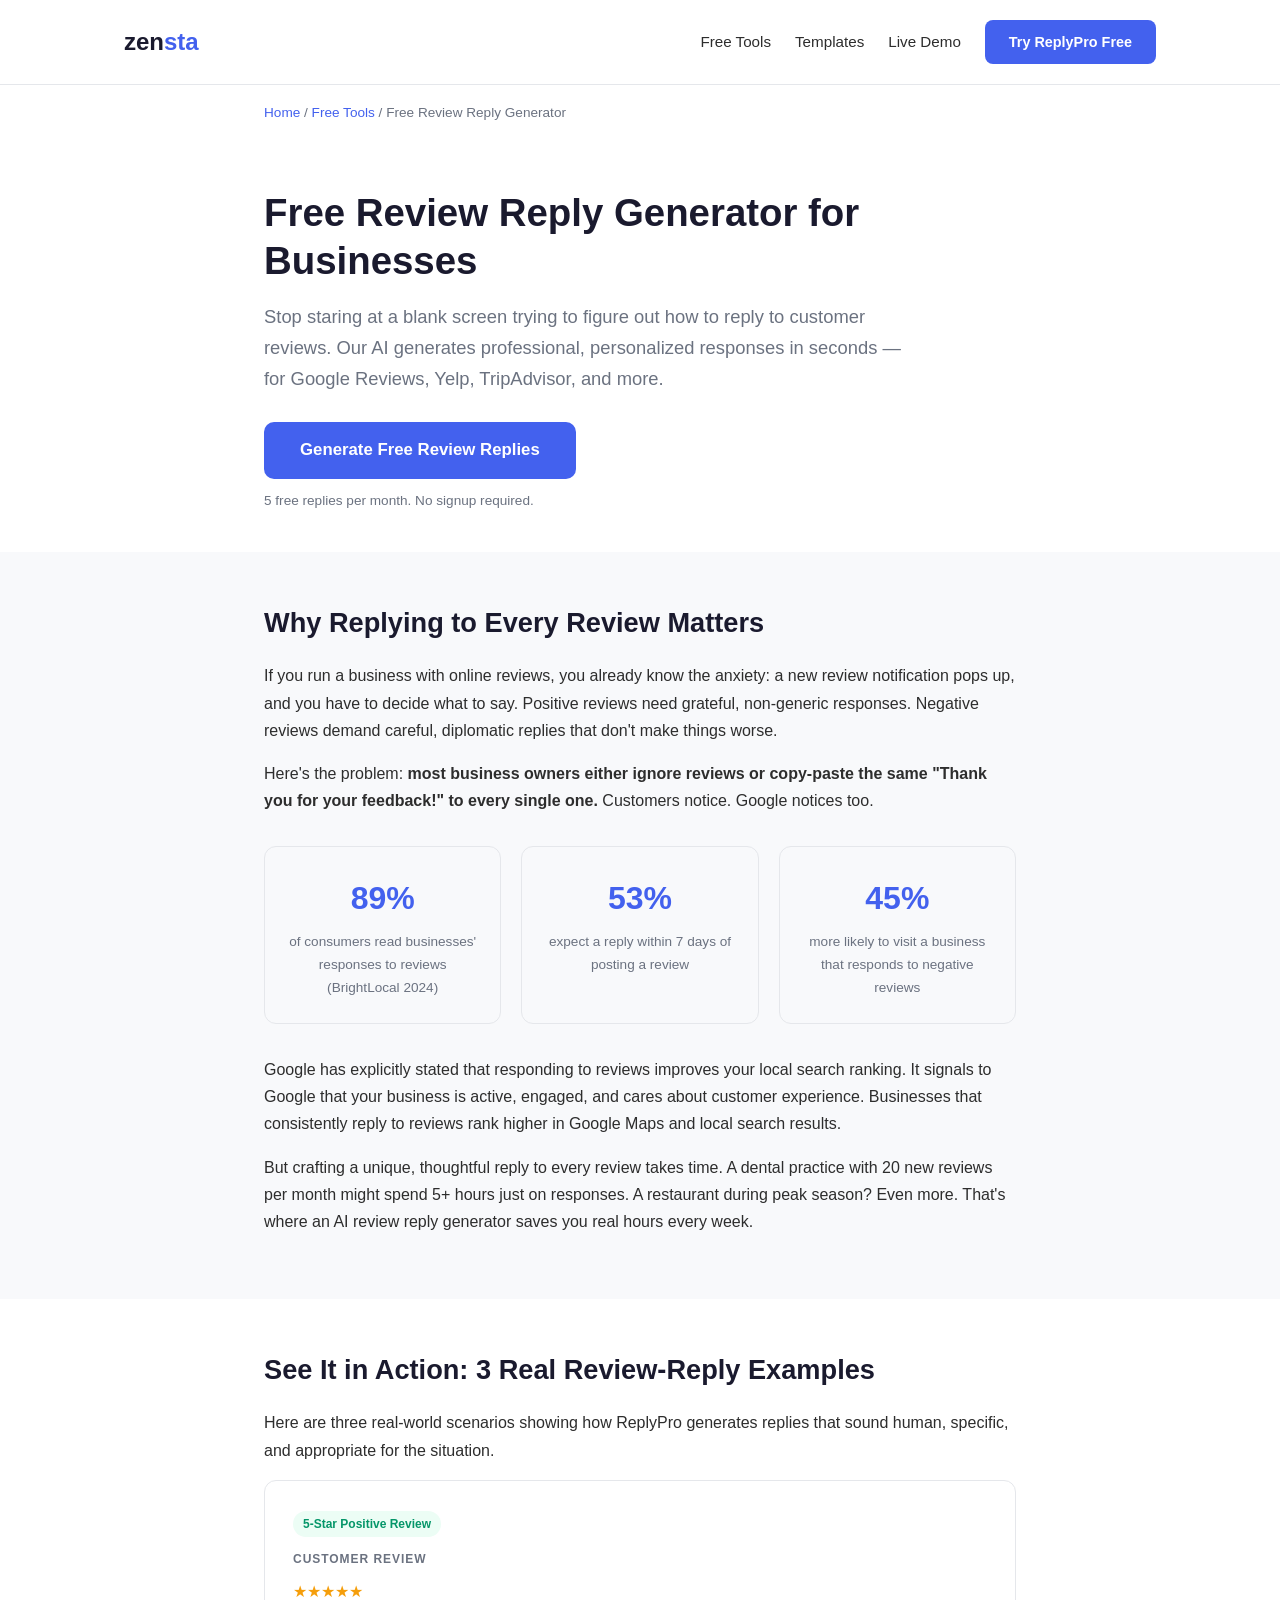
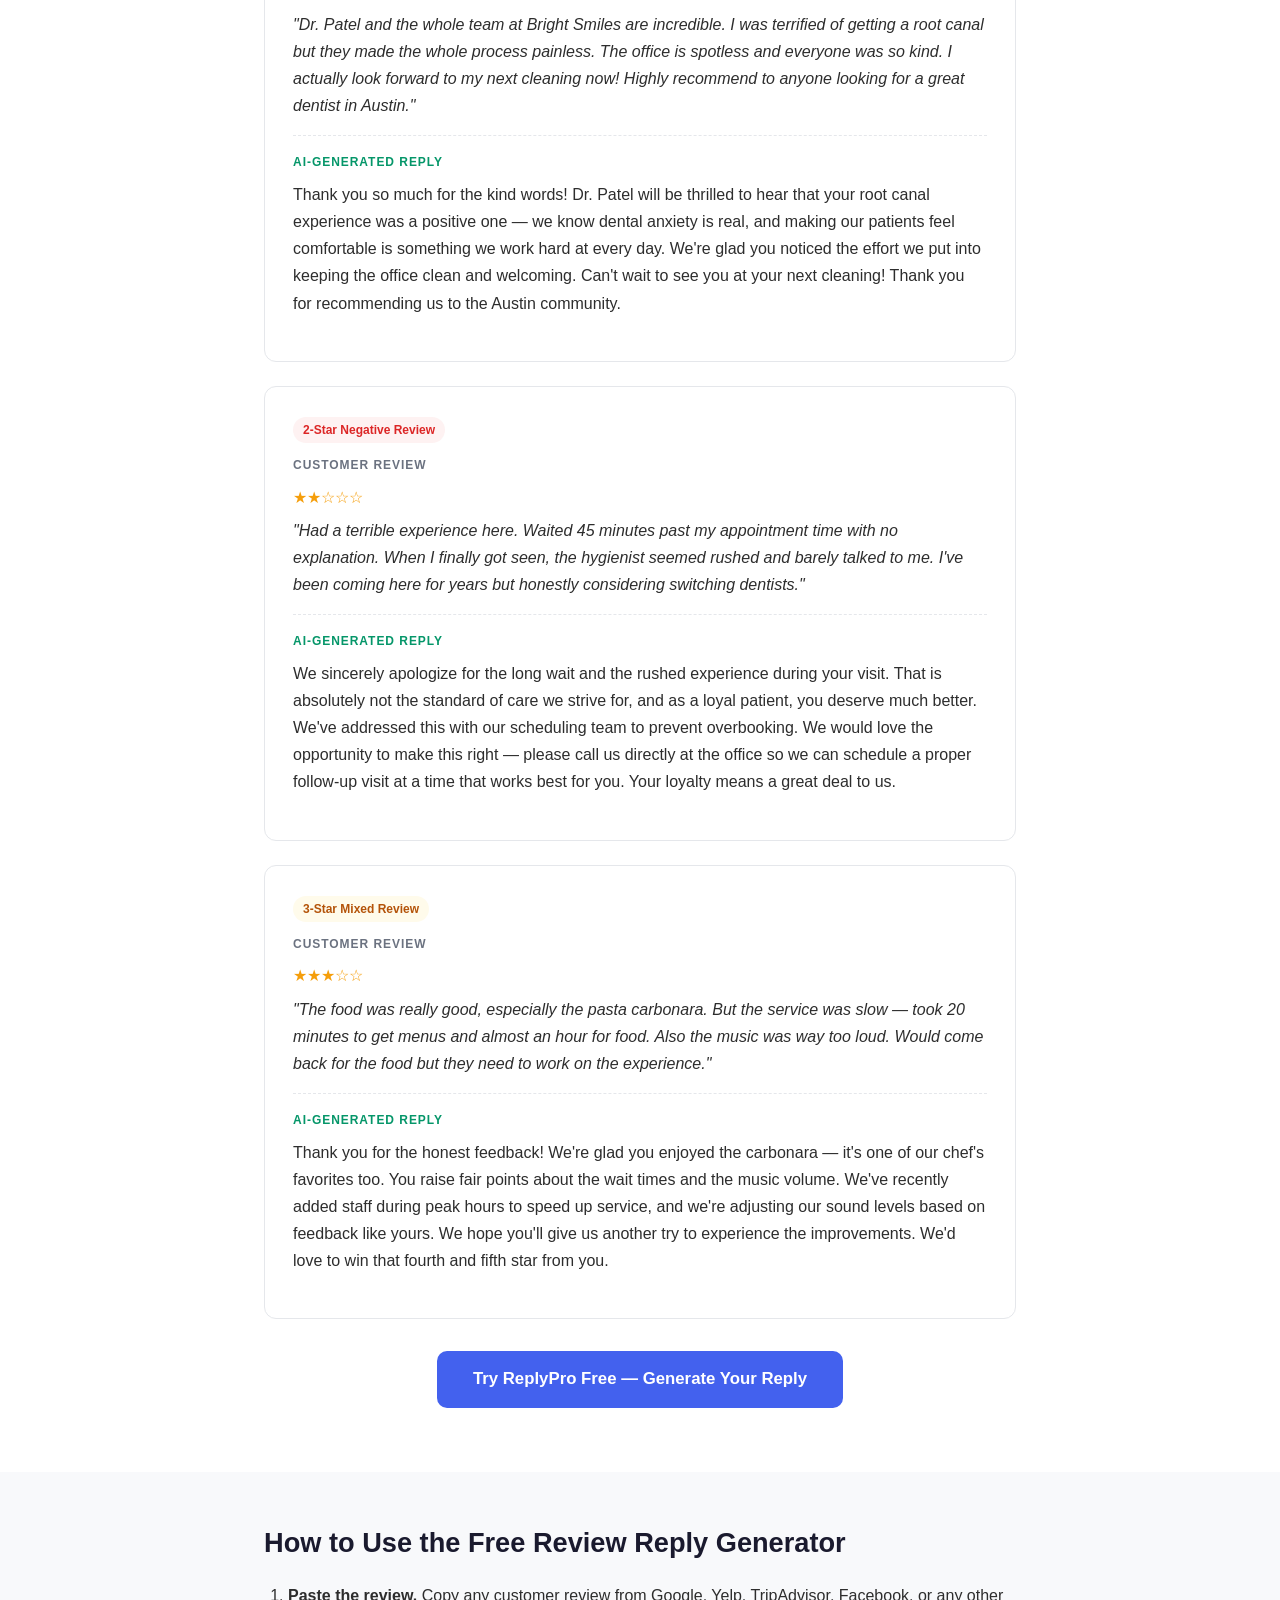
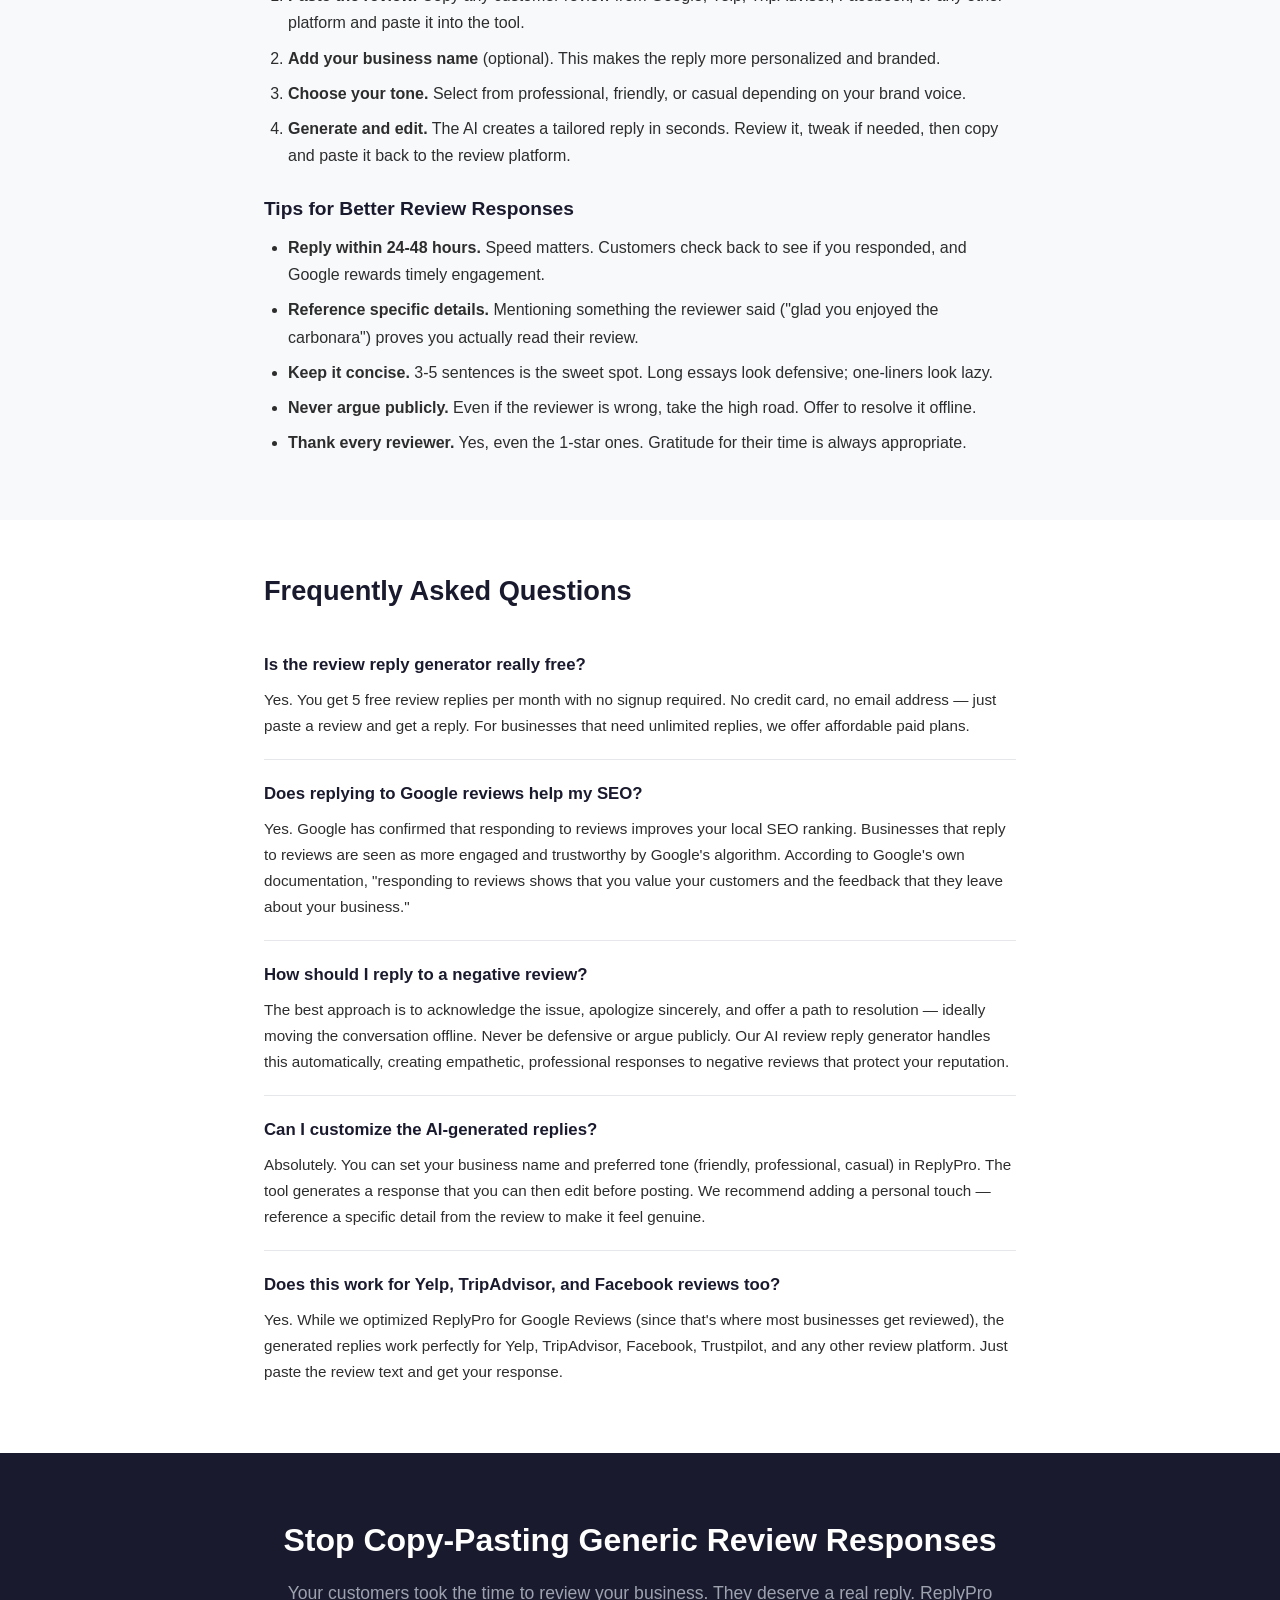
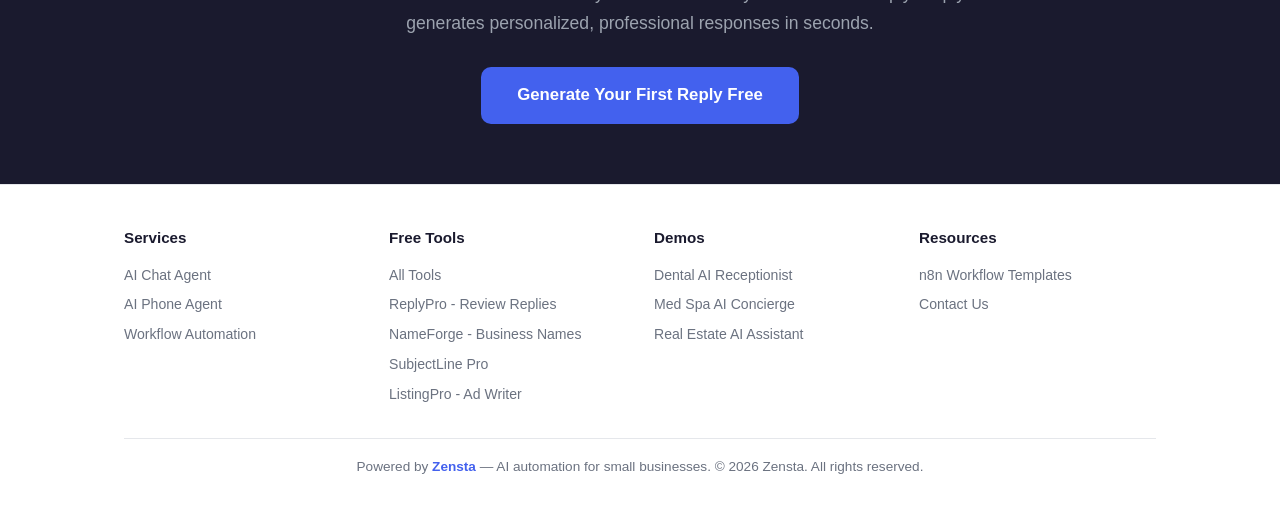
<file: free-review-reply-generator.html>
<!DOCTYPE html>
<html lang="en">
<head>
    <meta charset="UTF-8">
    <meta name="viewport" content="width=device-width, initial-scale=1.0">
    <title>Free Review Reply Generator — AI-Powered Responses for Google Reviews | Zensta</title>
    <meta name="description" content="Generate professional review replies in seconds with our free AI review reply generator. Works for Google Reviews, Yelp, and more. No signup required. Used by 1,000+ businesses.">
    <meta name="keywords" content="free review reply generator, google review reply generator, AI review response, review reply tool, how to reply to reviews, google review response generator, review management tool">
    <meta name="robots" content="index, follow">
    <link rel="canonical" href="https://zensta.work/free-review-reply-generator.html">

    <!-- Open Graph -->
    <meta property="og:type" content="website">
    <meta property="og:title" content="Free Review Reply Generator — AI-Powered Responses in Seconds">
    <meta property="og:description" content="Stop spending 15 minutes crafting review responses. Our free AI tool generates professional, personalized replies to Google Reviews in seconds.">
    <meta property="og:url" content="https://zensta.work/free-review-reply-generator.html">
    <meta property="og:site_name" content="Zensta">
    <meta property="og:image" content="https://zensta.work/og-image.png">
    <meta property="og:image:width" content="1200">
    <meta property="og:image:height" content="630">

    <!-- Twitter Card -->
    <meta name="twitter:card" content="summary_large_image">
    <meta name="twitter:title" content="Free Review Reply Generator — AI-Powered Responses in Seconds">
    <meta name="twitter:description" content="Stop spending 15 minutes crafting review responses. Our free AI tool generates professional, personalized replies to Google Reviews in seconds.">
    <meta name="twitter:image" content="https://zensta.work/og-image.png">

    <!-- JSON-LD: FAQPage -->
    <script type="application/ld+json">
    {
        "@context": "https://schema.org",
        "@type": "FAQPage",
        "mainEntity": [
            {
                "@type": "Question",
                "name": "Is the review reply generator really free?",
                "acceptedAnswer": {
                    "@type": "Answer",
                    "text": "Yes. You get 5 free review replies per month with no signup required. No credit card, no email address — just paste a review and get a reply. For businesses that need unlimited replies, we offer affordable paid plans."
                }
            },
            {
                "@type": "Question",
                "name": "Does replying to Google reviews help my SEO?",
                "acceptedAnswer": {
                    "@type": "Answer",
                    "text": "Yes. Google has confirmed that responding to reviews improves your local SEO ranking. Businesses that reply to reviews are seen as more engaged and trustworthy by Google's algorithm. According to Google's own documentation, 'responding to reviews shows that you value your customers and the feedback that they leave about your business.'"
                }
            },
            {
                "@type": "Question",
                "name": "How should I reply to a negative review?",
                "acceptedAnswer": {
                    "@type": "Answer",
                    "text": "The best approach is to acknowledge the issue, apologize sincerely, and offer a path to resolution — ideally moving the conversation offline. Never be defensive or argue publicly. Our AI review reply generator handles this automatically, creating empathetic, professional responses to negative reviews that protect your reputation."
                }
            },
            {
                "@type": "Question",
                "name": "Can I customize the AI-generated replies?",
                "acceptedAnswer": {
                    "@type": "Answer",
                    "text": "Absolutely. You can set your business name and preferred tone (friendly, professional, casual) in ReplyPro. The tool generates a response that you can then edit before posting. We recommend adding a personal touch — reference a specific detail from the review to make it feel genuine."
                }
            },
            {
                "@type": "Question",
                "name": "Does this work for Yelp, TripAdvisor, and Facebook reviews too?",
                "acceptedAnswer": {
                    "@type": "Answer",
                    "text": "Yes. While we optimized ReplyPro for Google Reviews (since that's where most businesses get reviewed), the generated replies work perfectly for Yelp, TripAdvisor, Facebook, Trustpilot, and any other review platform. Just paste the review text and get your response."
                }
            }
        ]
    }
    </script>

    <!-- JSON-LD: SoftwareApplication -->
    <script type="application/ld+json">
    {
        "@context": "https://schema.org",
        "@type": "SoftwareApplication",
        "name": "ReplyPro — Free Review Reply Generator",
        "description": "AI-powered tool that generates professional replies to customer reviews in seconds. Works for Google Reviews, Yelp, TripAdvisor, and more.",
        "url": "https://zensta.work/replypro.html",
        "applicationCategory": "BusinessApplication",
        "operatingSystem": "Web",
        "offers": {
            "@type": "Offer",
            "price": "0",
            "priceCurrency": "USD",
            "description": "5 free replies per month, no signup required"
        },
        "aggregateRating": {
            "@type": "AggregateRating",
            "ratingValue": "4.8",
            "ratingCount": "142",
            "bestRating": "5"
        },
        "provider": {
            "@type": "Organization",
            "name": "Zensta",
            "url": "https://zensta.work/"
        }
    }
    </script>

    <!-- JSON-LD: BreadcrumbList -->
    <script type="application/ld+json">
    {
        "@context": "https://schema.org",
        "@type": "BreadcrumbList",
        "itemListElement": [
            { "@type": "ListItem", "position": 1, "name": "Home", "item": "https://zensta.work/" },
            { "@type": "ListItem", "position": 2, "name": "Free Tools", "item": "https://zensta.work/tools.html" },
            { "@type": "ListItem", "position": 3, "name": "Free Review Reply Generator", "item": "https://zensta.work/free-review-reply-generator.html" }
        ]
    }
    </script>

    <style>
        :root {
            --primary: #1a1a2e;
            --accent: #4361ee;
            --accent-hover: #3a56d4;
            --text: #2d2d2d;
            --text-light: #6b7280;
            --bg: #ffffff;
            --bg-alt: #f8f9fb;
            --border: #e5e7eb;
            --green: #059669;
            --green-bg: #ecfdf5;
            --red: #dc2626;
            --red-bg: #fef2f2;
        }

        * { margin: 0; padding: 0; box-sizing: border-box; }

        body {
            font-family: -apple-system, BlinkMacSystemFont, 'Segoe UI', Roboto, sans-serif;
            color: var(--text);
            line-height: 1.7;
            background: var(--bg);
        }

        .container { max-width: 800px; margin: 0 auto; padding: 0 24px; }

        /* Nav */
        nav { padding: 20px 0; border-bottom: 1px solid var(--border); }
        nav .container { display: flex; justify-content: space-between; align-items: center; max-width: 1080px; }
        .logo { font-size: 1.5rem; font-weight: 700; color: var(--primary); text-decoration: none; }
        .logo span { color: var(--accent); }
        .nav-links { display: flex; align-items: center; gap: 24px; }
        .nav-link { color: var(--text); text-decoration: none; font-size: 0.95rem; font-weight: 500; transition: color 0.2s; }
        .nav-link:hover { color: var(--accent); }
        .nav-cta { background: var(--accent); color: white; padding: 10px 24px; border-radius: 8px; text-decoration: none; font-weight: 600; font-size: 0.9rem; transition: background 0.2s; }
        .nav-cta:hover { background: var(--accent-hover); }

        /* Breadcrumb */
        .breadcrumb { padding: 16px 0; font-size: 0.85rem; color: var(--text-light); }
        .breadcrumb a { color: var(--accent); text-decoration: none; }
        .breadcrumb a:hover { text-decoration: underline; }

        /* Hero */
        .hero { padding: 48px 0 40px; }
        .hero h1 { font-size: 2.4rem; line-height: 1.25; color: var(--primary); margin-bottom: 16px; }
        .hero .subtitle { font-size: 1.15rem; color: var(--text-light); margin-bottom: 28px; max-width: 640px; }
        .cta-btn { display: inline-block; background: var(--accent); color: white; padding: 14px 36px; border-radius: 10px; text-decoration: none; font-weight: 700; font-size: 1.05rem; transition: background 0.2s, transform 0.1s; }
        .cta-btn:hover { background: var(--accent-hover); transform: translateY(-1px); }
        .cta-sub { display: block; margin-top: 10px; font-size: 0.85rem; color: var(--text-light); }

        /* Content sections */
        .content-section { padding: 48px 0; }
        .content-section.alt { background: var(--bg-alt); }
        .content-section h2 { font-size: 1.7rem; color: var(--primary); margin-bottom: 16px; }
        .content-section h3 { font-size: 1.2rem; color: var(--primary); margin-bottom: 8px; margin-top: 24px; }
        .content-section p { margin-bottom: 16px; color: var(--text); font-size: 1rem; }
        .content-section ul, .content-section ol { margin: 0 0 16px 24px; color: var(--text); }
        .content-section li { margin-bottom: 8px; }

        /* Stats row */
        .stats-row { display: grid; grid-template-columns: repeat(3, 1fr); gap: 20px; margin: 32px 0; }
        .stat-card { background: var(--bg-alt); border: 1px solid var(--border); border-radius: 12px; padding: 24px; text-align: center; }
        .stat-card .num { font-size: 2rem; font-weight: 800; color: var(--accent); }
        .stat-card .label { font-size: 0.85rem; color: var(--text-light); margin-top: 4px; }

        /* Example cards */
        .example-card { background: white; border: 1px solid var(--border); border-radius: 12px; padding: 28px; margin-bottom: 24px; }
        .example-card.on-alt { background: white; }
        .example-label { font-size: 0.75rem; text-transform: uppercase; letter-spacing: 0.08em; font-weight: 700; margin-bottom: 8px; }
        .example-label.review { color: var(--text-light); }
        .example-label.reply { color: var(--green); }
        .example-stars { color: #f59e0b; font-size: 1rem; margin-bottom: 6px; }
        .example-text { color: var(--text); font-size: 0.95rem; line-height: 1.7; font-style: italic; }
        .example-divider { border: none; border-top: 1px dashed var(--border); margin: 16px 0; }
        .example-reply-text { color: var(--text); font-size: 0.95rem; line-height: 1.7; }
        .example-tag { display: inline-block; font-size: 0.75rem; padding: 3px 10px; border-radius: 20px; font-weight: 600; margin-bottom: 12px; }
        .tag-positive { background: var(--green-bg); color: var(--green); }
        .tag-negative { background: var(--red-bg); color: var(--red); }
        .tag-mixed { background: #fffbeb; color: #b45309; }

        /* FAQ */
        .faq-item { border-bottom: 1px solid var(--border); padding: 20px 0; }
        .faq-item:last-child { border-bottom: none; }
        .faq-q { font-size: 1.05rem; font-weight: 700; color: var(--primary); margin-bottom: 8px; cursor: pointer; }
        .faq-a { color: var(--text); font-size: 0.95rem; line-height: 1.7; }

        /* CTA block */
        .cta-block { padding: 60px 0; background: var(--primary); text-align: center; color: white; }
        .cta-block h2 { font-size: 2rem; margin-bottom: 12px; color: white; }
        .cta-block p { color: #9ca3af; margin-bottom: 28px; font-size: 1.1rem; }
        .cta-block .cta-btn { background: var(--accent); color: white; }
        .cta-block .cta-btn:hover { background: var(--accent-hover); }

        /* Footer */
        footer { padding: 40px 0; border-top: 1px solid var(--border); }
        .footer-grid { display: grid; grid-template-columns: repeat(auto-fit, minmax(180px, 1fr)); gap: 28px; margin-bottom: 28px; }
        .footer-col h4 { color: var(--primary); font-size: 0.95rem; margin-bottom: 10px; }
        .footer-col a { display: block; color: var(--text-light); text-decoration: none; padding: 3px 0; font-size: 0.88rem; transition: color 0.2s; }
        .footer-col a:hover { color: var(--accent); }
        .footer-bottom { text-align: center; padding-top: 16px; border-top: 1px solid var(--border); color: var(--text-light); font-size: 0.85rem; }

        @media (max-width: 768px) {
            .hero h1 { font-size: 1.8rem; }
            .stats-row { grid-template-columns: 1fr; }
            .nav-links { gap: 12px; }
            .nav-link { font-size: 0.85rem; }
        }
        @media (max-width: 640px) {
            .nav-links .nav-link { display: none; }
            .hero { padding: 32px 0 24px; }
        }
    </style>
</head>
<body>

<nav>
    <div class="container" style="max-width:1080px">
        <a href="/" class="logo">zen<span>sta</span></a>
        <div class="nav-links">
            <a href="/tools.html" class="nav-link">Free Tools</a>
            <a href="/templates.html" class="nav-link">Templates</a>
            <a href="/demo.html" class="nav-link">Live Demo</a>
            <a href="/replypro.html" class="nav-cta">Try ReplyPro Free</a>
        </div>
    </div>
</nav>

<div class="container">
    <div class="breadcrumb">
        <a href="/">Home</a> / <a href="/tools.html">Free Tools</a> / Free Review Reply Generator
    </div>
</div>

<section class="hero">
    <div class="container">
        <h1>Free Review Reply Generator for Businesses</h1>
        <p class="subtitle">Stop staring at a blank screen trying to figure out how to reply to customer reviews. Our AI generates professional, personalized responses in seconds — for Google Reviews, Yelp, TripAdvisor, and more.</p>
        <a href="/replypro.html" class="cta-btn">Generate Free Review Replies</a>
        <span class="cta-sub">5 free replies per month. No signup required.</span>
    </div>
</section>

<section class="content-section alt">
    <div class="container">
        <h2>Why Replying to Every Review Matters</h2>
        <p>If you run a business with online reviews, you already know the anxiety: a new review notification pops up, and you have to decide what to say. Positive reviews need grateful, non-generic responses. Negative reviews demand careful, diplomatic replies that don't make things worse.</p>
        <p>Here's the problem: <strong>most business owners either ignore reviews or copy-paste the same "Thank you for your feedback!" to every single one.</strong> Customers notice. Google notices too.</p>

        <div class="stats-row">
            <div class="stat-card">
                <div class="num">89%</div>
                <div class="label">of consumers read businesses' responses to reviews (BrightLocal 2024)</div>
            </div>
            <div class="stat-card">
                <div class="num">53%</div>
                <div class="label">expect a reply within 7 days of posting a review</div>
            </div>
            <div class="stat-card">
                <div class="num">45%</div>
                <div class="label">more likely to visit a business that responds to negative reviews</div>
            </div>
        </div>

        <p>Google has explicitly stated that responding to reviews improves your local search ranking. It signals to Google that your business is active, engaged, and cares about customer experience. Businesses that consistently reply to reviews rank higher in Google Maps and local search results.</p>
        <p>But crafting a unique, thoughtful reply to every review takes time. A dental practice with 20 new reviews per month might spend 5+ hours just on responses. A restaurant during peak season? Even more. That's where an AI review reply generator saves you real hours every week.</p>
    </div>
</section>

<section class="content-section">
    <div class="container">
        <h2>See It in Action: 3 Real Review-Reply Examples</h2>
        <p>Here are three real-world scenarios showing how ReplyPro generates replies that sound human, specific, and appropriate for the situation.</p>

        <div class="example-card">
            <span class="example-tag tag-positive">5-Star Positive Review</span>
            <div class="example-label review">Customer Review</div>
            <div class="example-stars">&#9733;&#9733;&#9733;&#9733;&#9733;</div>
            <p class="example-text">"Dr. Patel and the whole team at Bright Smiles are incredible. I was terrified of getting a root canal but they made the whole process painless. The office is spotless and everyone was so kind. I actually look forward to my next cleaning now! Highly recommend to anyone looking for a great dentist in Austin."</p>
            <hr class="example-divider">
            <div class="example-label reply">AI-Generated Reply</div>
            <p class="example-reply-text">Thank you so much for the kind words! Dr. Patel will be thrilled to hear that your root canal experience was a positive one — we know dental anxiety is real, and making our patients feel comfortable is something we work hard at every day. We're glad you noticed the effort we put into keeping the office clean and welcoming. Can't wait to see you at your next cleaning! Thank you for recommending us to the Austin community.</p>
        </div>

        <div class="example-card">
            <span class="example-tag tag-negative">2-Star Negative Review</span>
            <div class="example-label review">Customer Review</div>
            <div class="example-stars">&#9733;&#9733;&#9734;&#9734;&#9734;</div>
            <p class="example-text">"Had a terrible experience here. Waited 45 minutes past my appointment time with no explanation. When I finally got seen, the hygienist seemed rushed and barely talked to me. I've been coming here for years but honestly considering switching dentists."</p>
            <hr class="example-divider">
            <div class="example-label reply">AI-Generated Reply</div>
            <p class="example-reply-text">We sincerely apologize for the long wait and the rushed experience during your visit. That is absolutely not the standard of care we strive for, and as a loyal patient, you deserve much better. We've addressed this with our scheduling team to prevent overbooking. We would love the opportunity to make this right — please call us directly at the office so we can schedule a proper follow-up visit at a time that works best for you. Your loyalty means a great deal to us.</p>
        </div>

        <div class="example-card">
            <span class="example-tag tag-mixed">3-Star Mixed Review</span>
            <div class="example-label review">Customer Review</div>
            <div class="example-stars">&#9733;&#9733;&#9733;&#9734;&#9734;</div>
            <p class="example-text">"The food was really good, especially the pasta carbonara. But the service was slow — took 20 minutes to get menus and almost an hour for food. Also the music was way too loud. Would come back for the food but they need to work on the experience."</p>
            <hr class="example-divider">
            <div class="example-label reply">AI-Generated Reply</div>
            <p class="example-reply-text">Thank you for the honest feedback! We're glad you enjoyed the carbonara — it's one of our chef's favorites too. You raise fair points about the wait times and the music volume. We've recently added staff during peak hours to speed up service, and we're adjusting our sound levels based on feedback like yours. We hope you'll give us another try to experience the improvements. We'd love to win that fourth and fifth star from you.</p>
        </div>

        <p style="text-align:center;margin-top:32px">
            <a href="/replypro.html" class="cta-btn">Try ReplyPro Free — Generate Your Reply</a>
        </p>
    </div>
</section>

<section class="content-section alt">
    <div class="container">
        <h2>How to Use the Free Review Reply Generator</h2>
        <ol>
            <li><strong>Paste the review.</strong> Copy any customer review from Google, Yelp, TripAdvisor, Facebook, or any other platform and paste it into the tool.</li>
            <li><strong>Add your business name</strong> (optional). This makes the reply more personalized and branded.</li>
            <li><strong>Choose your tone.</strong> Select from professional, friendly, or casual depending on your brand voice.</li>
            <li><strong>Generate and edit.</strong> The AI creates a tailored reply in seconds. Review it, tweak if needed, then copy and paste it back to the review platform.</li>
        </ol>

        <h3>Tips for Better Review Responses</h3>
        <ul>
            <li><strong>Reply within 24-48 hours.</strong> Speed matters. Customers check back to see if you responded, and Google rewards timely engagement.</li>
            <li><strong>Reference specific details.</strong> Mentioning something the reviewer said ("glad you enjoyed the carbonara") proves you actually read their review.</li>
            <li><strong>Keep it concise.</strong> 3-5 sentences is the sweet spot. Long essays look defensive; one-liners look lazy.</li>
            <li><strong>Never argue publicly.</strong> Even if the reviewer is wrong, take the high road. Offer to resolve it offline.</li>
            <li><strong>Thank every reviewer.</strong> Yes, even the 1-star ones. Gratitude for their time is always appropriate.</li>
        </ul>
    </div>
</section>

<section class="content-section">
    <div class="container">
        <h2>Frequently Asked Questions</h2>

        <div class="faq-item">
            <div class="faq-q">Is the review reply generator really free?</div>
            <div class="faq-a">Yes. You get 5 free review replies per month with no signup required. No credit card, no email address — just paste a review and get a reply. For businesses that need unlimited replies, we offer affordable paid plans.</div>
        </div>

        <div class="faq-item">
            <div class="faq-q">Does replying to Google reviews help my SEO?</div>
            <div class="faq-a">Yes. Google has confirmed that responding to reviews improves your local SEO ranking. Businesses that reply to reviews are seen as more engaged and trustworthy by Google's algorithm. According to Google's own documentation, "responding to reviews shows that you value your customers and the feedback that they leave about your business."</div>
        </div>

        <div class="faq-item">
            <div class="faq-q">How should I reply to a negative review?</div>
            <div class="faq-a">The best approach is to acknowledge the issue, apologize sincerely, and offer a path to resolution — ideally moving the conversation offline. Never be defensive or argue publicly. Our AI review reply generator handles this automatically, creating empathetic, professional responses to negative reviews that protect your reputation.</div>
        </div>

        <div class="faq-item">
            <div class="faq-q">Can I customize the AI-generated replies?</div>
            <div class="faq-a">Absolutely. You can set your business name and preferred tone (friendly, professional, casual) in ReplyPro. The tool generates a response that you can then edit before posting. We recommend adding a personal touch — reference a specific detail from the review to make it feel genuine.</div>
        </div>

        <div class="faq-item">
            <div class="faq-q">Does this work for Yelp, TripAdvisor, and Facebook reviews too?</div>
            <div class="faq-a">Yes. While we optimized ReplyPro for Google Reviews (since that's where most businesses get reviewed), the generated replies work perfectly for Yelp, TripAdvisor, Facebook, Trustpilot, and any other review platform. Just paste the review text and get your response.</div>
        </div>
    </div>
</section>

<section class="cta-block">
    <div class="container">
        <h2>Stop Copy-Pasting Generic Review Responses</h2>
        <p>Your customers took the time to review your business. They deserve a real reply. ReplyPro generates personalized, professional responses in seconds.</p>
        <a href="/replypro.html" class="cta-btn">Generate Your First Reply Free</a>
    </div>
</section>

<footer>
    <div class="container" style="max-width:1080px">
        <div class="footer-grid">
            <div class="footer-col">
                <h4>Services</h4>
                <a href="/">AI Chat Agent</a>
                <a href="/">AI Phone Agent</a>
                <a href="/">Workflow Automation</a>
            </div>
            <div class="footer-col">
                <h4>Free Tools</h4>
                <a href="/tools.html">All Tools</a>
                <a href="/replypro.html">ReplyPro - Review Replies</a>
                <a href="/nameforge.html">NameForge - Business Names</a>
                <a href="/subjectline.html">SubjectLine Pro</a>
                <a href="/listingpro.html">ListingPro - Ad Writer</a>
            </div>
            <div class="footer-col">
                <h4>Demos</h4>
                <a href="/demo.html">Dental AI Receptionist</a>
                <a href="/demo-medspa.html">Med Spa AI Concierge</a>
                <a href="/demo-realestate.html">Real Estate AI Assistant</a>
            </div>
            <div class="footer-col">
                <h4>Resources</h4>
                <a href="/templates.html">n8n Workflow Templates</a>
                <a href="mailto:mira@zensta.work">Contact Us</a>
            </div>
        </div>
        <div class="footer-bottom">
            <p>Powered by <a href="/" style="color:var(--accent);text-decoration:none;font-weight:600">Zensta</a> &mdash; AI automation for small businesses. &copy; 2026 Zensta. All rights reserved.</p>
        </div>
    </div>
</footer>

</body>
</html>
</file>
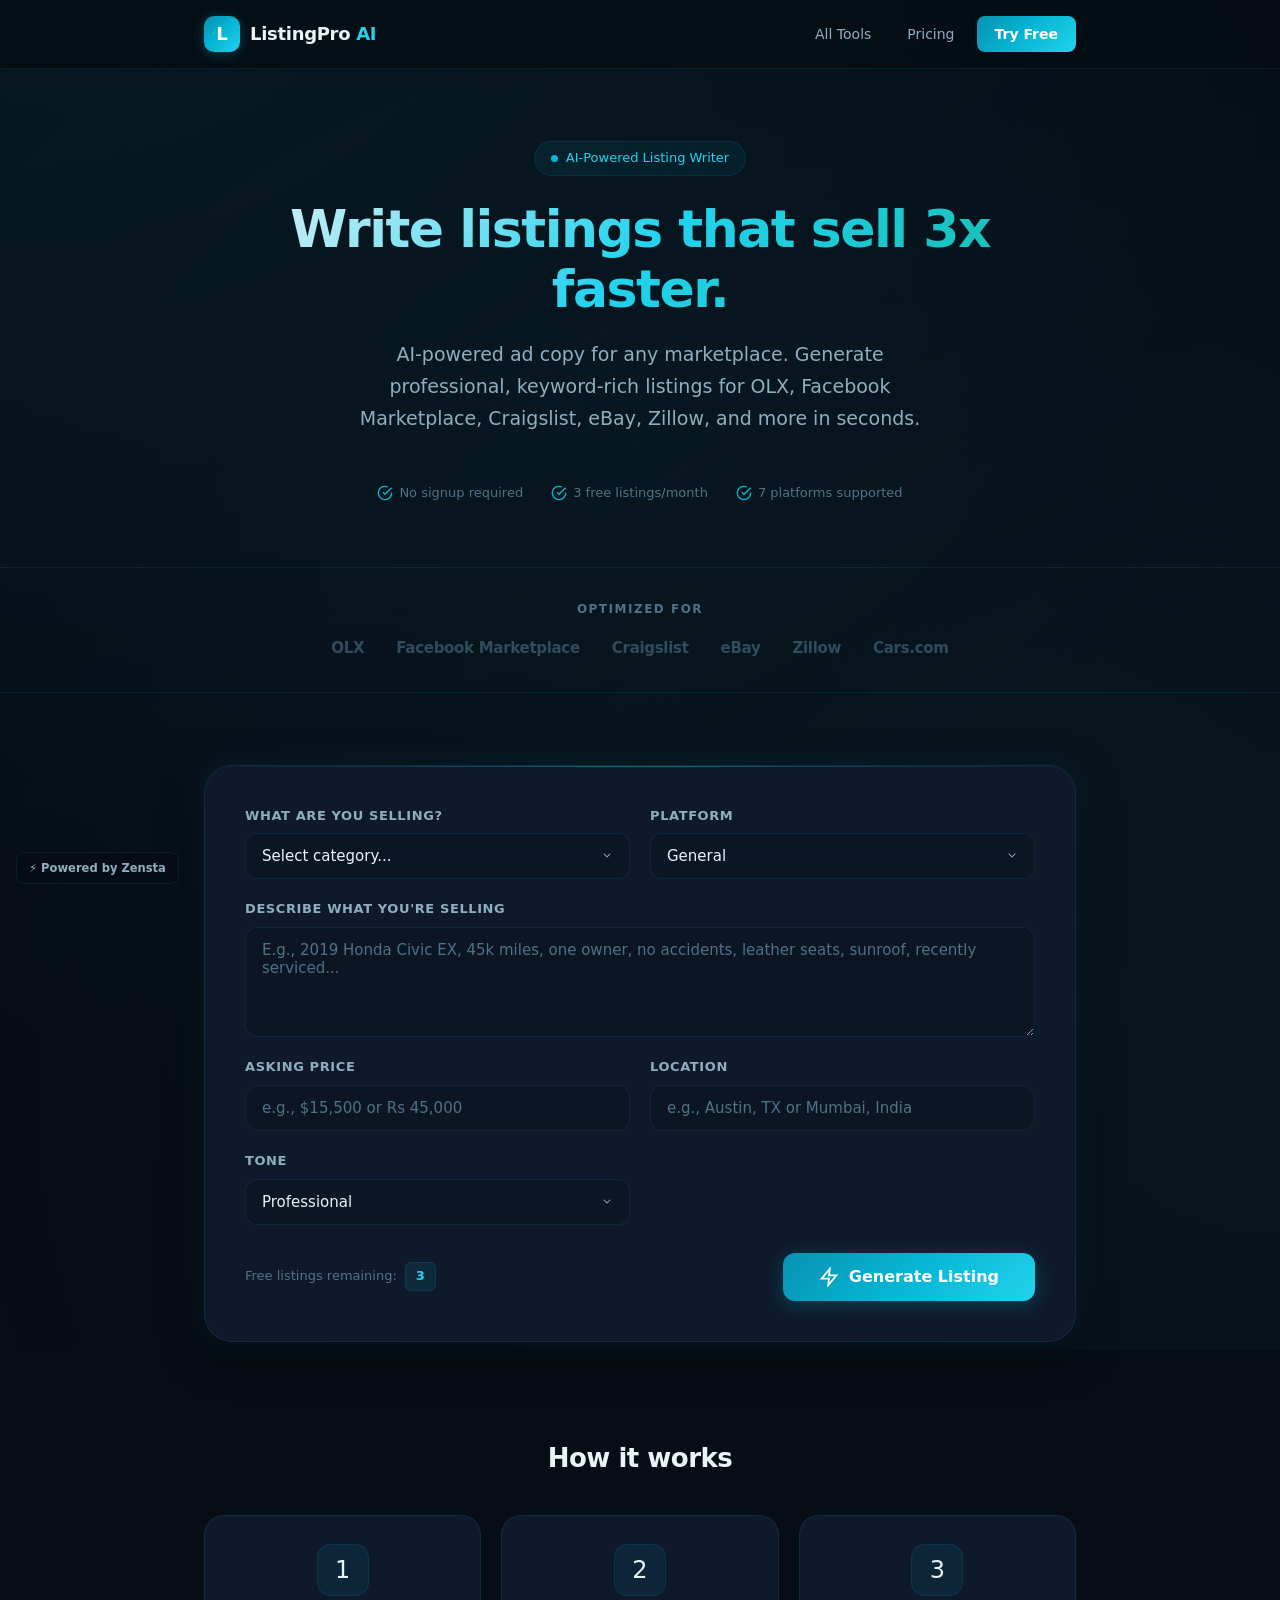
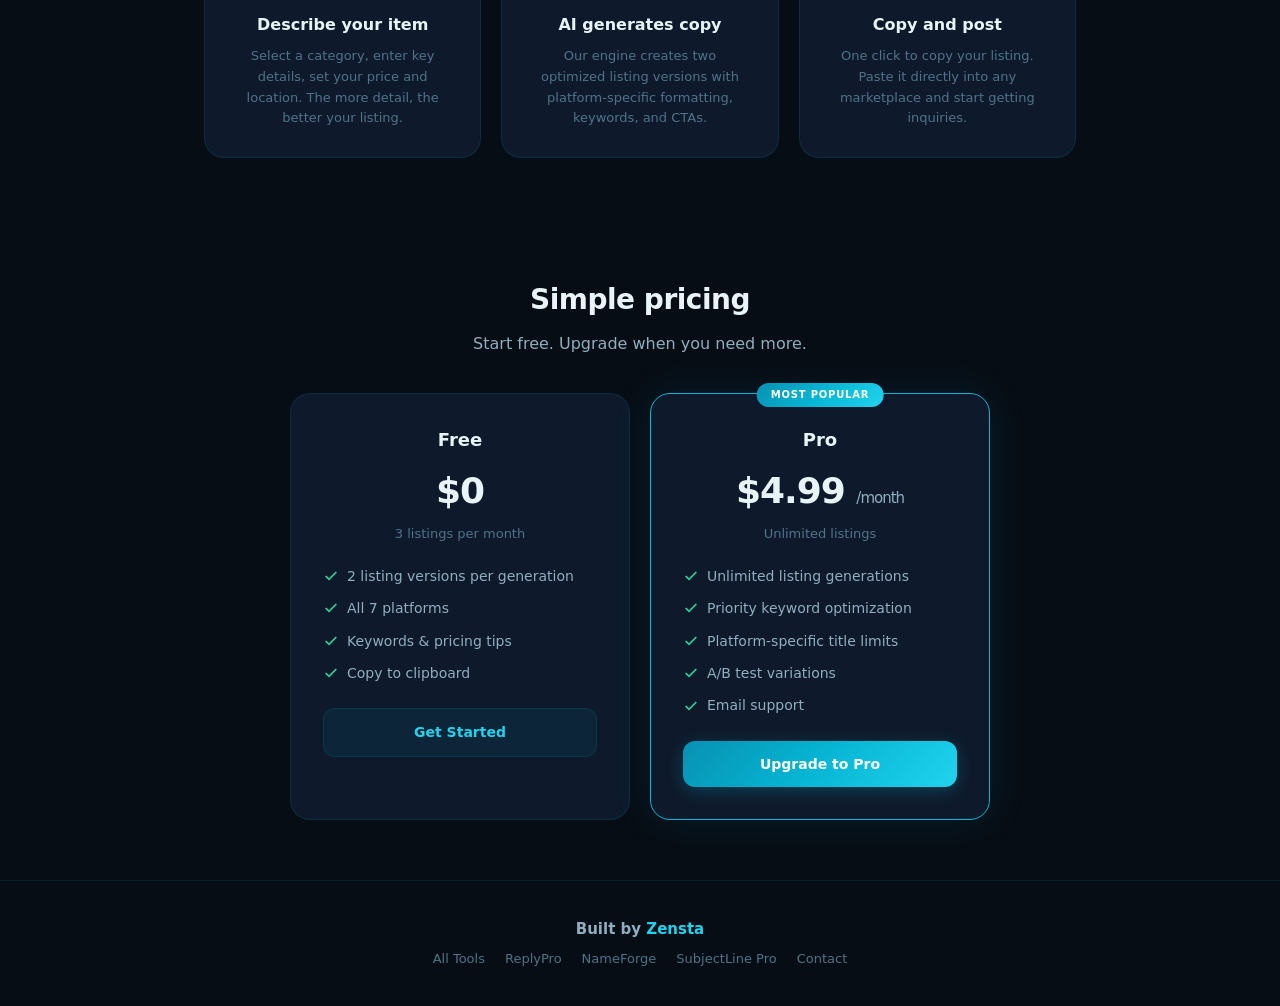
<file: listingpro.html>
<!DOCTYPE html>
<html lang="en">
<head>
<meta charset="UTF-8">
<meta name="viewport" content="width=device-width, initial-scale=1.0">
<title>ListingPro AI — AI-Powered Classified Ad & Listing Writer | Free</title>
<meta name="description" content="Write classified ads that sell 3x faster. AI-powered listing generator for OLX, Facebook Marketplace, Craigslist, eBay, Zillow, Cars.com. Free to try.">
<meta name="keywords" content="listing generator, classified ad writer, AI listing tool, OLX listing, Facebook Marketplace description, Craigslist ad, eBay listing, sell faster, ad copy generator">
<meta name="robots" content="index, follow">
<link rel="canonical" href="https://zensta.work/listingpro.html">

<!-- Open Graph -->
<meta property="og:type" content="website">
<meta property="og:title" content="ListingPro AI — Write Listings That Sell 3x Faster">
<meta property="og:description" content="AI-powered listing generator for OLX, Facebook Marketplace, Craigslist, eBay, Zillow, and Cars.com. Professional ad copy in seconds.">
<meta property="og:url" content="https://zensta.work/listingpro.html">
<meta property="og:site_name" content="Zensta">

<!-- Twitter Card -->
<meta name="twitter:card" content="summary_large_image">
<meta name="twitter:title" content="ListingPro AI — Write Listings That Sell 3x Faster">
<meta name="twitter:description" content="AI-powered listing generator for OLX, Facebook Marketplace, Craigslist, eBay, Zillow, and Cars.com. Free to try.">

<!-- JSON-LD -->
<script type="application/ld+json">
{
  "@context": "https://schema.org",
  "@type": "SoftwareApplication",
  "name": "ListingPro AI",
  "description": "AI-powered classified ad and listing writer for OLX, Facebook Marketplace, Craigslist, eBay, Zillow, and Cars.com",
  "url": "https://zensta.work/listingpro.html",
  "applicationCategory": "BusinessApplication",
  "offers": {
    "@type": "Offer",
    "price": "0",
    "priceCurrency": "USD",
    "description": "3 free listings per month, Pro $4.99/month unlimited"
  },
  "operatingSystem": "Web"
}
</script>
<style>
*, *::before, *::after { margin: 0; padding: 0; box-sizing: border-box; }

:root {
  --bg-deep: #070d15;
  --bg-card: #0e1a2b;
  --bg-card-alt: #12203a;
  --bg-surface: #162848;
  --bg-input: #0b1523;
  --accent: #06b6d4;
  --accent-light: #22d3ee;
  --accent-bright: #67e8f9;
  --accent-deep: #0891b2;
  --accent-glow: rgba(6, 182, 212, 0.25);
  --accent-gradient: linear-gradient(135deg, #0891b2, #06b6d4, #22d3ee);
  --accent-gradient-warm: linear-gradient(135deg, #0ea5e9, #06b6d4, #14b8a6);
  --teal: #14b8a6;
  --teal-light: #2dd4bf;
  --teal-glow: rgba(20, 184, 166, 0.2);
  --text: #e8f4f8;
  --text-muted: #8eafc0;
  --text-dim: #4e7389;
  --border: rgba(6, 182, 212, 0.12);
  --border-active: rgba(6, 182, 212, 0.4);
  --green: #34d399;
  --green-bg: rgba(52, 211, 153, 0.1);
  --green-text: #6ee7b7;
  --red: #f87171;
  --red-bg: rgba(248, 113, 113, 0.1);
  --yellow: #fbbf24;
  --yellow-bg: rgba(251, 191, 36, 0.1);
  --orange: #fb923c;
  --blue: #60a5fa;
  --radius: 12px;
  --radius-lg: 20px;
  --radius-xl: 28px;
  --shadow-sm: 0 1px 3px rgba(0,0,0,0.4);
  --shadow: 0 4px 16px rgba(0,0,0,0.4);
  --shadow-lg: 0 12px 40px rgba(0,0,0,0.5);
  --shadow-glow: 0 0 30px rgba(6, 182, 212, 0.12);
}

html { scroll-behavior: smooth; }

body {
  font-family: 'Segoe UI', system-ui, -apple-system, BlinkMacSystemFont, sans-serif;
  background: var(--bg-deep);
  color: var(--text);
  line-height: 1.6;
  min-height: 100vh;
  overflow-x: hidden;
  -webkit-font-smoothing: antialiased;
}

body::before {
  content: '';
  position: fixed;
  top: -50%;
  left: -50%;
  width: 200%;
  height: 200%;
  background: radial-gradient(ellipse at 25% 15%, rgba(6, 182, 212, 0.07) 0%, transparent 50%),
              radial-gradient(ellipse at 75% 85%, rgba(20, 184, 166, 0.05) 0%, transparent 50%),
              radial-gradient(ellipse at 50% 50%, rgba(14, 165, 233, 0.03) 0%, transparent 60%);
  z-index: 0;
  pointer-events: none;
}

/* === ANIMATIONS === */
@keyframes fadeInUp {
  from { opacity: 0; transform: translateY(24px); }
  to { opacity: 1; transform: translateY(0); }
}
@keyframes fadeIn {
  from { opacity: 0; }
  to { opacity: 1; }
}
@keyframes shimmer {
  0% { background-position: -200% 0; }
  100% { background-position: 200% 0; }
}
@keyframes pulse-glow {
  0%, 100% { box-shadow: 0 0 20px rgba(6, 182, 212, 0.15); }
  50% { box-shadow: 0 0 35px rgba(6, 182, 212, 0.3); }
}
@keyframes slideDown {
  from { opacity: 0; transform: translateY(-12px); max-height: 0; }
  to { opacity: 1; transform: translateY(0); max-height: 2000px; }
}
@keyframes typewriter {
  from { width: 0; }
  to { width: 100%; }
}
@keyframes spin {
  to { transform: rotate(360deg); }
}

.container {
  max-width: 920px;
  margin: 0 auto;
  padding: 0 24px;
  position: relative;
  z-index: 1;
}

/* === NAV === */
nav {
  padding: 16px 0;
  border-bottom: 1px solid var(--border);
  backdrop-filter: blur(24px);
  position: sticky;
  top: 0;
  z-index: 100;
  background: rgba(7, 13, 21, 0.85);
}
nav .container {
  display: flex;
  justify-content: space-between;
  align-items: center;
}
.nav-brand {
  display: flex;
  align-items: center;
  gap: 10px;
  text-decoration: none;
  color: var(--text);
}
.nav-logo {
  width: 36px;
  height: 36px;
  background: var(--accent-gradient);
  border-radius: 10px;
  display: flex;
  align-items: center;
  justify-content: center;
  font-size: 18px;
  font-weight: 700;
  color: #fff;
  box-shadow: 0 2px 12px rgba(6, 182, 212, 0.3);
}
.nav-title {
  font-size: 18px;
  font-weight: 700;
  letter-spacing: -0.3px;
}
.nav-title span { color: var(--accent-light); }
.nav-links { display: flex; gap: 8px; align-items: center; }
.nav-links a {
  color: var(--text-muted);
  text-decoration: none;
  font-size: 14px;
  padding: 7px 14px;
  border-radius: 8px;
  transition: all 0.2s;
}
.nav-links a:hover {
  color: var(--text);
  background: rgba(6, 182, 212, 0.08);
}
.nav-links .nav-cta {
  background: var(--accent-gradient);
  color: #fff;
  font-weight: 600;
  padding: 7px 18px;
}
.nav-links .nav-cta:hover {
  opacity: 0.9;
  background: var(--accent-gradient);
  color: #fff;
}

/* === HERO === */
.hero {
  text-align: center;
  padding: 72px 0 48px;
  animation: fadeInUp 0.6s ease-out;
}
.hero-badge {
  display: inline-flex;
  align-items: center;
  gap: 8px;
  background: rgba(6, 182, 212, 0.08);
  border: 1px solid var(--border);
  padding: 6px 16px;
  border-radius: 100px;
  font-size: 13px;
  color: var(--accent-light);
  font-weight: 500;
  margin-bottom: 24px;
}
.hero-badge::before {
  content: '';
  width: 7px;
  height: 7px;
  background: var(--accent);
  border-radius: 50%;
  animation: pulse-glow 2s ease-in-out infinite;
}
.hero h1 {
  font-size: clamp(32px, 5vw, 52px);
  font-weight: 800;
  line-height: 1.15;
  letter-spacing: -1.5px;
  margin-bottom: 18px;
  background: linear-gradient(135deg, #e8f4f8 0%, #22d3ee 50%, #14b8a6 100%);
  -webkit-background-clip: text;
  -webkit-text-fill-color: transparent;
  background-clip: text;
}
.hero p {
  font-size: clamp(16px, 2.2vw, 19px);
  color: var(--text-muted);
  max-width: 600px;
  margin: 0 auto;
  line-height: 1.7;
}

/* === TRUST STRIP === */
.trust-strip {
  display: flex;
  justify-content: center;
  gap: 28px;
  flex-wrap: wrap;
  margin: 32px auto 0;
  padding: 16px 0;
}
.trust-item {
  display: flex;
  align-items: center;
  gap: 6px;
  font-size: 13px;
  color: var(--text-dim);
  font-weight: 500;
}
.trust-item svg {
  width: 16px;
  height: 16px;
  color: var(--accent);
  flex-shrink: 0;
}

/* === TOOL SECTION === */
.tool-section {
  padding: 24px 0 48px;
  animation: fadeInUp 0.7s ease-out 0.15s both;
}
.tool-card {
  background: var(--bg-card);
  border: 1px solid var(--border);
  border-radius: var(--radius-xl);
  padding: 40px;
  box-shadow: var(--shadow-lg), var(--shadow-glow);
  position: relative;
  overflow: hidden;
}
.tool-card::before {
  content: '';
  position: absolute;
  top: 0;
  left: 0;
  right: 0;
  height: 1px;
  background: linear-gradient(90deg, transparent, var(--accent), transparent);
  opacity: 0.5;
}

.form-grid {
  display: grid;
  grid-template-columns: 1fr 1fr;
  gap: 20px;
  margin-bottom: 28px;
}
.form-group {
  display: flex;
  flex-direction: column;
  gap: 7px;
}
.form-group.full-width {
  grid-column: 1 / -1;
}
.form-group label {
  font-size: 13px;
  font-weight: 600;
  color: var(--text-muted);
  text-transform: uppercase;
  letter-spacing: 0.6px;
}
.form-group select,
.form-group input,
.form-group textarea {
  background: var(--bg-input);
  border: 1px solid var(--border);
  border-radius: var(--radius);
  padding: 13px 16px;
  font-size: 15px;
  color: var(--text);
  font-family: inherit;
  transition: all 0.25s;
  outline: none;
  width: 100%;
}
.form-group select {
  cursor: pointer;
  appearance: none;
  background-image: url("data:image/svg+xml,%3Csvg xmlns='http://www.w3.org/2000/svg' width='16' height='16' fill='%238eafc0' viewBox='0 0 16 16'%3E%3Cpath d='M4.646 5.646a.5.5 0 0 1 .708 0L8 8.293l2.646-2.647a.5.5 0 0 1 .708.708l-3 3a.5.5 0 0 1-.708 0l-3-3a.5.5 0 0 1 0-.708z'/%3E%3C/svg%3E");
  background-repeat: no-repeat;
  background-position: right 14px center;
  padding-right: 40px;
}
.form-group select option {
  background: var(--bg-card);
  color: var(--text);
}
.form-group textarea {
  resize: vertical;
  min-height: 110px;
}
.form-group select:focus,
.form-group input:focus,
.form-group textarea:focus {
  border-color: var(--accent);
  box-shadow: 0 0 0 3px rgba(6, 182, 212, 0.1);
}
.form-group input::placeholder,
.form-group textarea::placeholder {
  color: var(--text-dim);
}

/* Counter + generate row */
.action-row {
  display: flex;
  align-items: center;
  justify-content: space-between;
  gap: 16px;
  flex-wrap: wrap;
}
.usage-counter {
  font-size: 13px;
  color: var(--text-dim);
  display: flex;
  align-items: center;
  gap: 8px;
}
.usage-counter .count {
  background: rgba(6, 182, 212, 0.1);
  border: 1px solid var(--border);
  padding: 3px 10px;
  border-radius: 6px;
  color: var(--accent-light);
  font-weight: 600;
}

.btn-generate {
  background: var(--accent-gradient);
  color: #fff;
  font-size: 16px;
  font-weight: 700;
  padding: 14px 36px;
  border: none;
  border-radius: var(--radius);
  cursor: pointer;
  transition: all 0.3s;
  display: flex;
  align-items: center;
  gap: 10px;
  font-family: inherit;
  box-shadow: 0 4px 20px rgba(6, 182, 212, 0.25);
  position: relative;
  overflow: hidden;
}
.btn-generate::after {
  content: '';
  position: absolute;
  top: 0;
  left: -100%;
  width: 100%;
  height: 100%;
  background: linear-gradient(90deg, transparent, rgba(255,255,255,0.15), transparent);
  transition: left 0.5s;
}
.btn-generate:hover::after {
  left: 100%;
}
.btn-generate:hover {
  transform: translateY(-2px);
  box-shadow: 0 8px 30px rgba(6, 182, 212, 0.35);
}
.btn-generate:active {
  transform: translateY(0);
}
.btn-generate:disabled {
  opacity: 0.5;
  cursor: not-allowed;
  transform: none;
}
.btn-generate svg {
  width: 20px;
  height: 20px;
}
.btn-generate .spinner {
  width: 20px;
  height: 20px;
  border: 2px solid rgba(255,255,255,0.3);
  border-top-color: #fff;
  border-radius: 50%;
  animation: spin 0.7s linear infinite;
}

/* === OUTPUT SECTION === */
.output-section {
  margin-top: 40px;
  display: none;
}
.output-section.visible {
  display: block;
  animation: fadeInUp 0.5s ease-out;
}
.output-header {
  display: flex;
  align-items: center;
  justify-content: space-between;
  margin-bottom: 20px;
}
.output-header h3 {
  font-size: 20px;
  font-weight: 700;
  color: var(--text);
  display: flex;
  align-items: center;
  gap: 8px;
}
.output-header h3 svg {
  color: var(--accent);
  width: 22px;
  height: 22px;
}
.version-tabs {
  display: flex;
  gap: 4px;
  background: var(--bg-input);
  border-radius: 10px;
  padding: 4px;
}
.version-tab {
  padding: 7px 18px;
  border-radius: 8px;
  font-size: 13px;
  font-weight: 600;
  cursor: pointer;
  color: var(--text-dim);
  transition: all 0.2s;
  border: none;
  background: transparent;
  font-family: inherit;
}
.version-tab.active {
  background: var(--accent-gradient);
  color: #fff;
  box-shadow: 0 2px 8px rgba(6, 182, 212, 0.3);
}
.version-tab:hover:not(.active) {
  color: var(--text-muted);
}

.listing-output {
  background: var(--bg-card-alt);
  border: 1px solid var(--border);
  border-radius: var(--radius-lg);
  padding: 32px;
  position: relative;
}
.listing-version {
  display: none;
}
.listing-version.active {
  display: block;
  animation: fadeIn 0.35s ease-out;
}

.listing-label {
  font-size: 11px;
  font-weight: 700;
  text-transform: uppercase;
  letter-spacing: 1px;
  color: var(--accent);
  margin-bottom: 8px;
}
.listing-title {
  font-size: 22px;
  font-weight: 800;
  color: var(--text);
  line-height: 1.3;
  margin-bottom: 6px;
  letter-spacing: -0.3px;
}
.listing-char-count {
  font-size: 12px;
  color: var(--text-dim);
  margin-bottom: 20px;
}
.listing-char-count span { color: var(--green-text); font-weight: 600; }

.listing-body {
  font-size: 15px;
  color: var(--text-muted);
  line-height: 1.8;
  white-space: pre-wrap;
  margin-bottom: 24px;
}
.listing-body strong {
  color: var(--text);
  font-weight: 600;
}

.listing-meta {
  display: grid;
  grid-template-columns: 1fr 1fr;
  gap: 16px;
  margin-top: 20px;
}
.meta-card {
  background: var(--bg-input);
  border: 1px solid var(--border);
  border-radius: var(--radius);
  padding: 16px;
}
.meta-card-label {
  font-size: 11px;
  font-weight: 700;
  text-transform: uppercase;
  letter-spacing: 0.8px;
  color: var(--text-dim);
  margin-bottom: 8px;
}
.meta-tags {
  display: flex;
  flex-wrap: wrap;
  gap: 6px;
}
.meta-tag {
  background: rgba(6, 182, 212, 0.08);
  border: 1px solid rgba(6, 182, 212, 0.15);
  padding: 4px 10px;
  border-radius: 6px;
  font-size: 12px;
  color: var(--accent-light);
  font-weight: 500;
}
.meta-tip {
  font-size: 13px;
  color: var(--text-muted);
  line-height: 1.6;
}
.meta-tip svg {
  width: 14px;
  height: 14px;
  color: var(--yellow);
  vertical-align: -2px;
  margin-right: 4px;
}

.copy-row {
  display: flex;
  gap: 8px;
  margin-top: 20px;
  padding-top: 20px;
  border-top: 1px solid var(--border);
}
.btn-copy {
  background: rgba(6, 182, 212, 0.08);
  border: 1px solid var(--border);
  border-radius: 8px;
  padding: 9px 18px;
  font-size: 13px;
  font-weight: 600;
  color: var(--accent-light);
  cursor: pointer;
  transition: all 0.2s;
  font-family: inherit;
  display: flex;
  align-items: center;
  gap: 6px;
}
.btn-copy:hover {
  background: rgba(6, 182, 212, 0.15);
  border-color: var(--border-active);
}
.btn-copy.copied {
  background: var(--green-bg);
  border-color: rgba(52, 211, 153, 0.3);
  color: var(--green-text);
}
.btn-copy svg { width: 14px; height: 14px; }

/* === PRICING === */
.pricing-section {
  padding: 60px 0;
  animation: fadeInUp 0.7s ease-out 0.3s both;
}
.pricing-header {
  text-align: center;
  margin-bottom: 36px;
}
.pricing-header h2 {
  font-size: 28px;
  font-weight: 800;
  letter-spacing: -0.5px;
  margin-bottom: 8px;
}
.pricing-header p {
  color: var(--text-muted);
  font-size: 16px;
}
.pricing-grid {
  display: grid;
  grid-template-columns: 1fr 1fr;
  gap: 20px;
  max-width: 700px;
  margin: 0 auto;
}
.price-card {
  background: var(--bg-card);
  border: 1px solid var(--border);
  border-radius: var(--radius-lg);
  padding: 32px;
  text-align: center;
  transition: all 0.3s;
  position: relative;
}
.price-card:hover {
  border-color: var(--border-active);
  transform: translateY(-2px);
}
.price-card.featured {
  border-color: var(--accent);
  box-shadow: 0 0 40px rgba(6, 182, 212, 0.1);
}
.price-card.featured::before {
  content: 'MOST POPULAR';
  position: absolute;
  top: -11px;
  left: 50%;
  transform: translateX(-50%);
  background: var(--accent-gradient);
  color: #fff;
  font-size: 10px;
  font-weight: 800;
  padding: 4px 14px;
  border-radius: 100px;
  letter-spacing: 0.8px;
}
.price-name {
  font-size: 18px;
  font-weight: 700;
  margin-bottom: 8px;
}
.price-amount {
  font-size: 36px;
  font-weight: 800;
  margin-bottom: 4px;
  letter-spacing: -1px;
}
.price-amount span {
  font-size: 15px;
  font-weight: 500;
  color: var(--text-muted);
}
.price-desc {
  font-size: 13px;
  color: var(--text-dim);
  margin-bottom: 20px;
}
.price-features {
  list-style: none;
  text-align: left;
  display: flex;
  flex-direction: column;
  gap: 10px;
  margin-bottom: 24px;
}
.price-features li {
  font-size: 14px;
  color: var(--text-muted);
  display: flex;
  align-items: center;
  gap: 8px;
}
.price-features li svg {
  width: 16px;
  height: 16px;
  color: var(--green);
  flex-shrink: 0;
}
.btn-price {
  display: inline-block;
  width: 100%;
  padding: 12px;
  border-radius: var(--radius);
  font-size: 14px;
  font-weight: 700;
  text-decoration: none;
  text-align: center;
  transition: all 0.3s;
  font-family: inherit;
  cursor: pointer;
  border: none;
}
.btn-price-free {
  background: rgba(6, 182, 212, 0.08);
  border: 1px solid var(--border);
  color: var(--accent-light);
}
.btn-price-free:hover {
  background: rgba(6, 182, 212, 0.15);
}
.btn-price-pro {
  background: var(--accent-gradient);
  color: #fff;
  box-shadow: 0 4px 16px rgba(6, 182, 212, 0.25);
}
.btn-price-pro:hover {
  transform: translateY(-1px);
  box-shadow: 0 6px 20px rgba(6, 182, 212, 0.35);
}

/* === HOW IT WORKS === */
.how-section {
  padding: 48px 0 60px;
}
.how-section h2 {
  text-align: center;
  font-size: 26px;
  font-weight: 800;
  margin-bottom: 36px;
  letter-spacing: -0.5px;
}
.how-grid {
  display: grid;
  grid-template-columns: repeat(3, 1fr);
  gap: 20px;
}
.how-card {
  background: var(--bg-card);
  border: 1px solid var(--border);
  border-radius: var(--radius-lg);
  padding: 28px;
  text-align: center;
  transition: all 0.3s;
}
.how-card:hover {
  border-color: var(--border-active);
  transform: translateY(-3px);
}
.how-icon {
  width: 52px;
  height: 52px;
  background: rgba(6, 182, 212, 0.08);
  border: 1px solid var(--border);
  border-radius: 14px;
  display: flex;
  align-items: center;
  justify-content: center;
  margin: 0 auto 16px;
  font-size: 24px;
}
.how-card h3 {
  font-size: 16px;
  font-weight: 700;
  margin-bottom: 8px;
}
.how-card p {
  font-size: 13px;
  color: var(--text-dim);
  line-height: 1.6;
}

/* === PLATFORMS === */
.platforms-strip {
  text-align: center;
  padding: 32px 0;
  border-top: 1px solid var(--border);
  border-bottom: 1px solid var(--border);
  margin-bottom: 48px;
}
.platforms-strip p {
  font-size: 12px;
  text-transform: uppercase;
  letter-spacing: 1.5px;
  color: var(--text-dim);
  font-weight: 600;
  margin-bottom: 16px;
}
.platform-logos {
  display: flex;
  justify-content: center;
  gap: 32px;
  flex-wrap: wrap;
  align-items: center;
}
.platform-logo {
  font-size: 15px;
  font-weight: 700;
  color: var(--text-dim);
  opacity: 0.6;
  transition: all 0.3s;
  letter-spacing: -0.3px;
}
.platform-logo:hover {
  opacity: 1;
  color: var(--text-muted);
}

/* === FOOTER === */
footer {
  border-top: 1px solid var(--border);
  padding: 36px 0;
  text-align: center;
}
.footer-brand {
  font-size: 15px;
  font-weight: 600;
  color: var(--text-muted);
  margin-bottom: 8px;
}
.footer-brand a {
  color: var(--accent-light);
  text-decoration: none;
}
.footer-brand a:hover { text-decoration: underline; }
.footer-links {
  display: flex;
  justify-content: center;
  gap: 20px;
  flex-wrap: wrap;
}
.footer-links a {
  font-size: 13px;
  color: var(--text-dim);
  text-decoration: none;
  transition: color 0.2s;
}
.footer-links a:hover { color: var(--accent-light); }

/* === RESPONSIVE === */
@media (max-width: 768px) {
  .form-grid {
    grid-template-columns: 1fr;
  }
  .tool-card {
    padding: 24px;
  }
  .hero { padding: 48px 0 32px; }
  .listing-meta { grid-template-columns: 1fr; }
  .pricing-grid { grid-template-columns: 1fr; }
  .how-grid { grid-template-columns: 1fr; }
  .listing-output { padding: 20px; }
  .action-row { flex-direction: column; align-items: stretch; }
  .btn-generate { justify-content: center; }
  .output-header { flex-direction: column; gap: 12px; }
  .nav-links a.hide-mobile { display: none; }
}
@media (max-width: 480px) {
  .hero h1 { font-size: 28px; }
  .trust-strip { gap: 16px; }
  .platform-logos { gap: 18px; }
  .copy-row { flex-direction: column; }
}

/* ===== GTM: SHARE BANNER ===== */
.share-banner {
  display: none;
  background: var(--bg-card);
  border: 1px solid var(--border-active);
  border-radius: var(--radius);
  padding: 20px 24px;
  margin-top: 20px;
  text-align: center;
  animation: fadeInUp 0.4s ease;
}
.share-banner.visible { display: block; }
.share-banner h4 {
  font-size: 1rem;
  color: var(--accent-light);
  margin-bottom: 4px;
}
.share-banner p {
  font-size: 0.85rem;
  color: var(--text-muted);
  margin-bottom: 14px;
}
.share-buttons {
  display: flex;
  gap: 10px;
  justify-content: center;
  flex-wrap: wrap;
}
.share-btn {
  display: inline-flex;
  align-items: center;
  gap: 6px;
  padding: 8px 16px;
  border-radius: 8px;
  border: none;
  font-size: 0.82rem;
  font-weight: 600;
  cursor: pointer;
  transition: transform 0.15s, box-shadow 0.15s;
  text-decoration: none;
  color: #fff;
}
.share-btn:hover { transform: translateY(-1px); box-shadow: 0 4px 12px rgba(0,0,0,0.3); }
.share-btn.twitter { background: #1da1f2; }
.share-btn.linkedin { background: #0a66c2; }
.share-btn.copy-link { background: var(--accent); }
.share-btn svg { width: 16px; height: 16px; }
.share-bonus {
  display: none;
  font-size: 0.8rem;
  color: var(--green-text);
  font-weight: 600;
  margin-top: 10px;
}
.share-bonus.visible { display: block; }

/* ===== GTM: POWERED BY BADGE ===== */
.powered-badge {
  position: fixed;
  bottom: 16px;
  left: 16px;
  background: rgba(7, 13, 21, 0.95);
  backdrop-filter: blur(8px);
  border: 1px solid var(--border);
  border-radius: 8px;
  padding: 6px 12px;
  font-size: 0.72rem;
  font-weight: 600;
  color: var(--text-muted);
  text-decoration: none;
  z-index: 9999;
  transition: box-shadow 0.2s, transform 0.2s;
}
.powered-badge:hover {
  box-shadow: 0 4px 12px rgba(6,182,212,0.2);
  transform: translateY(-1px);
  color: var(--accent-light);
}

@keyframes fadeInUp {
  from { opacity: 0; transform: translateY(20px); }
  to { opacity: 1; transform: translateY(0); }
}
</style>
</head>
<body>

<!-- NAV -->
<nav>
  <div class="container">
    <a href="tools.html" class="nav-brand">
      <div class="nav-logo">L</div>
      <div class="nav-title">ListingPro <span>AI</span></div>
    </a>
    <div class="nav-links">
      <a href="tools.html" class="hide-mobile">All Tools</a>
      <a href="#pricing">Pricing</a>
      <a href="#tool" class="nav-cta">Try Free</a>
    </div>
  </div>
</nav>

<!-- HERO -->
<section class="hero">
  <div class="container">
    <div class="hero-badge">AI-Powered Listing Writer</div>
    <h1>Write listings that sell 3x faster.</h1>
    <p>AI-powered ad copy for any marketplace. Generate professional, keyword-rich listings for OLX, Facebook Marketplace, Craigslist, eBay, Zillow, and more in seconds.</p>
    <div class="trust-strip">
      <div class="trust-item">
        <svg viewBox="0 0 24 24" fill="none" stroke="currentColor" stroke-width="2"><path d="M22 11.08V12a10 10 0 1 1-5.93-9.14"/><polyline points="22 4 12 14.01 9 11.01"/></svg>
        No signup required
      </div>
      <div class="trust-item">
        <svg viewBox="0 0 24 24" fill="none" stroke="currentColor" stroke-width="2"><path d="M22 11.08V12a10 10 0 1 1-5.93-9.14"/><polyline points="22 4 12 14.01 9 11.01"/></svg>
        3 free listings/month
      </div>
      <div class="trust-item">
        <svg viewBox="0 0 24 24" fill="none" stroke="currentColor" stroke-width="2"><path d="M22 11.08V12a10 10 0 1 1-5.93-9.14"/><polyline points="22 4 12 14.01 9 11.01"/></svg>
        7 platforms supported
      </div>
    </div>
  </div>
</section>

<!-- PLATFORMS -->
<div class="platforms-strip">
  <div class="container">
    <p>Optimized for</p>
    <div class="platform-logos">
      <div class="platform-logo">OLX</div>
      <div class="platform-logo">Facebook Marketplace</div>
      <div class="platform-logo">Craigslist</div>
      <div class="platform-logo">eBay</div>
      <div class="platform-logo">Zillow</div>
      <div class="platform-logo">Cars.com</div>
    </div>
  </div>
</div>

<!-- TOOL -->
<section class="tool-section" id="tool">
  <div class="container">
    <div class="tool-card">
      <div class="form-grid">
        <div class="form-group">
          <label for="category">What are you selling?</label>
          <select id="category">
            <option value="">Select category...</option>
            <option value="car">Car / Vehicle</option>
            <option value="property">Property / Real Estate</option>
            <option value="electronics">Electronics</option>
            <option value="furniture">Furniture</option>
            <option value="clothing">Clothing / Fashion</option>
            <option value="services">Services</option>
            <option value="other">Other</option>
          </select>
        </div>
        <div class="form-group">
          <label for="platform">Platform</label>
          <select id="platform">
            <option value="general">General</option>
            <option value="olx">OLX</option>
            <option value="facebook">Facebook Marketplace</option>
            <option value="craigslist">Craigslist</option>
            <option value="ebay">eBay</option>
            <option value="zillow">Zillow</option>
            <option value="carscom">Cars.com</option>
          </select>
        </div>
        <div class="form-group full-width">
          <label for="description">Describe what you're selling</label>
          <textarea id="description" placeholder="E.g., 2019 Honda Civic EX, 45k miles, one owner, no accidents, leather seats, sunroof, recently serviced..."></textarea>
        </div>
        <div class="form-group">
          <label for="price">Asking price</label>
          <input type="text" id="price" placeholder="e.g., $15,500 or Rs 45,000">
        </div>
        <div class="form-group">
          <label for="location">Location</label>
          <input type="text" id="location" placeholder="e.g., Austin, TX or Mumbai, India">
        </div>
        <div class="form-group">
          <label for="tone">Tone</label>
          <select id="tone">
            <option value="professional">Professional</option>
            <option value="casual">Casual / Friendly</option>
            <option value="urgent">Urgent / Motivating</option>
          </select>
        </div>
      </div>
      <div class="action-row">
        <div class="usage-counter">
          Free listings remaining: <span class="count" id="usageCount">3</span>
        </div>
        <button class="btn-generate" id="generateBtn" onclick="generateListing()">
          <svg viewBox="0 0 24 24" fill="none" stroke="currentColor" stroke-width="2"><polygon points="13 2 3 14 12 14 11 22 21 10 12 10 13 2"/></svg>
          Generate Listing
        </button>
      </div>

      <!-- Output -->
      <div class="output-section" id="outputSection">
        <div class="output-header">
          <h3>
            <svg viewBox="0 0 24 24" fill="none" stroke="currentColor" stroke-width="2"><path d="M14 2H6a2 2 0 0 0-2 2v16a2 2 0 0 0 2 2h12a2 2 0 0 0 2-2V8z"/><polyline points="14 2 14 8 20 8"/><line x1="16" y1="13" x2="8" y2="13"/><line x1="16" y1="17" x2="8" y2="17"/><polyline points="10 9 9 9 8 9"/></svg>
            Your Listings
          </h3>
          <div class="version-tabs">
            <button class="version-tab active" onclick="switchVersion(0)">Version A</button>
            <button class="version-tab" onclick="switchVersion(1)">Version B</button>
          </div>
        </div>
        <div class="listing-output">
          <div class="listing-version active" id="version0"></div>
          <div class="listing-version" id="version1"></div>
        </div>
        <!-- GTM: Share Banner -->
        <div class="share-banner" id="shareBanner">
          <h4>Share this tool to get 3 more free listings!</h4>
          <p>Help someone else write a listing that sells faster</p>
          <div class="share-buttons">
            <button class="share-btn twitter" onclick="shareOnTwitter()"><svg viewBox="0 0 24 24" fill="currentColor"><path d="M18.244 2.25h3.308l-7.227 8.26 8.502 11.24H16.17l-5.214-6.817L4.99 21.75H1.68l7.73-8.835L1.254 2.25H8.08l4.713 6.231zm-1.161 17.52h1.833L7.084 4.126H5.117z"/></svg> Tweet</button>
            <button class="share-btn linkedin" onclick="shareOnLinkedIn()"><svg viewBox="0 0 24 24" fill="currentColor"><path d="M20.447 20.452h-3.554v-5.569c0-1.328-.027-3.037-1.852-3.037-1.853 0-2.136 1.445-2.136 2.939v5.667H9.351V9h3.414v1.561h.046c.477-.9 1.637-1.85 3.37-1.85 3.601 0 4.267 2.37 4.267 5.455v6.286zM5.337 7.433c-1.144 0-2.063-.926-2.063-2.065 0-1.138.92-2.063 2.063-2.063 1.14 0 2.064.925 2.064 2.063 0 1.139-.925 2.065-2.064 2.065zm1.782 13.019H3.555V9h3.564v11.452zM22.225 0H1.771C.792 0 0 .774 0 1.729v20.542C0 23.227.792 24 1.771 24h20.451C23.2 24 24 23.227 24 22.271V1.729C24 .774 23.2 0 22.222 0h.003z"/></svg> Share</button>
            <button class="share-btn copy-link" onclick="copyShareLink()"><svg viewBox="0 0 24 24" fill="none" stroke="currentColor" stroke-width="2"><path d="M10 13a5 5 0 007.54.54l3-3a5 5 0 00-7.07-7.07l-1.72 1.71"/><path d="M14 11a5 5 0 00-7.54-.54l-3 3a5 5 0 007.07 7.07l1.71-1.71"/></svg> Copy Link</button>
          </div>
          <div class="share-bonus" id="shareBonus">+3 free listings added! Thank you for sharing.</div>
        </div>
      </div>
    </div>
  </div>
</section>

<!-- HOW IT WORKS -->
<section class="how-section">
  <div class="container">
    <h2>How it works</h2>
    <div class="how-grid">
      <div class="how-card">
        <div class="how-icon">1</div>
        <h3>Describe your item</h3>
        <p>Select a category, enter key details, set your price and location. The more detail, the better your listing.</p>
      </div>
      <div class="how-card">
        <div class="how-icon">2</div>
        <h3>AI generates copy</h3>
        <p>Our engine creates two optimized listing versions with platform-specific formatting, keywords, and CTAs.</p>
      </div>
      <div class="how-card">
        <div class="how-icon">3</div>
        <h3>Copy and post</h3>
        <p>One click to copy your listing. Paste it directly into any marketplace and start getting inquiries.</p>
      </div>
    </div>
  </div>
</section>

<!-- PRICING -->
<section class="pricing-section" id="pricing">
  <div class="container">
    <div class="pricing-header">
      <h2>Simple pricing</h2>
      <p>Start free. Upgrade when you need more.</p>
    </div>
    <div class="pricing-grid">
      <div class="price-card">
        <div class="price-name">Free</div>
        <div class="price-amount">$0</div>
        <div class="price-desc">3 listings per month</div>
        <ul class="price-features">
          <li><svg viewBox="0 0 24 24" fill="none" stroke="currentColor" stroke-width="2.5"><polyline points="20 6 9 17 4 12"/></svg> 2 listing versions per generation</li>
          <li><svg viewBox="0 0 24 24" fill="none" stroke="currentColor" stroke-width="2.5"><polyline points="20 6 9 17 4 12"/></svg> All 7 platforms</li>
          <li><svg viewBox="0 0 24 24" fill="none" stroke="currentColor" stroke-width="2.5"><polyline points="20 6 9 17 4 12"/></svg> Keywords &amp; pricing tips</li>
          <li><svg viewBox="0 0 24 24" fill="none" stroke="currentColor" stroke-width="2.5"><polyline points="20 6 9 17 4 12"/></svg> Copy to clipboard</li>
        </ul>
        <a href="#tool" class="btn-price btn-price-free">Get Started</a>
      </div>
      <div class="price-card featured">
        <div class="price-name">Pro</div>
        <div class="price-amount">$4.99 <span>/month</span></div>
        <div class="price-desc">Unlimited listings</div>
        <ul class="price-features">
          <li><svg viewBox="0 0 24 24" fill="none" stroke="currentColor" stroke-width="2.5"><polyline points="20 6 9 17 4 12"/></svg> Unlimited listing generations</li>
          <li><svg viewBox="0 0 24 24" fill="none" stroke="currentColor" stroke-width="2.5"><polyline points="20 6 9 17 4 12"/></svg> Priority keyword optimization</li>
          <li><svg viewBox="0 0 24 24" fill="none" stroke="currentColor" stroke-width="2.5"><polyline points="20 6 9 17 4 12"/></svg> Platform-specific title limits</li>
          <li><svg viewBox="0 0 24 24" fill="none" stroke="currentColor" stroke-width="2.5"><polyline points="20 6 9 17 4 12"/></svg> A/B test variations</li>
          <li><svg viewBox="0 0 24 24" fill="none" stroke="currentColor" stroke-width="2.5"><polyline points="20 6 9 17 4 12"/></svg> Email support</li>
        </ul>
        <a href="mailto:mira@zensta.work?subject=ListingPro%20Pro%20Upgrade&body=I%27d%20like%20to%20upgrade%20to%20ListingPro%20Pro!" class="btn-price btn-price-pro">Upgrade to Pro</a>
      </div>
    </div>
  </div>
</section>

<!-- FOOTER -->
<footer>
  <div class="container">
    <div class="footer-brand">Built by <a href="index.html">Zensta</a></div>
    <div class="footer-links">
      <a href="tools.html">All Tools</a>
      <a href="replypro.html">ReplyPro</a>
      <a href="nameforge.html">NameForge</a>
      <a href="subjectline.html">SubjectLine Pro</a>
      <a href="mailto:mira@zensta.work">Contact</a>
    </div>
  </div>
</footer>

<script>
// ============================================================
// ListingPro AI — Client-side listing generation engine
// ============================================================

const STORAGE_KEY = 'listingpro_usage';
const MAX_FREE = 3;

function getUsage() {
  try {
    const data = JSON.parse(localStorage.getItem(STORAGE_KEY) || '{}');
    const now = new Date();
    const monthKey = now.getFullYear() + '-' + (now.getMonth() + 1);
    if (data.month !== monthKey) return { month: monthKey, count: 0 };
    return data;
  } catch { return { month: '', count: 0 }; }
}

function setUsage(data) {
  try { localStorage.setItem(STORAGE_KEY, JSON.stringify(data)); } catch {}
}

function updateUsageDisplay() {
  const usage = getUsage();
  const remaining = Math.max(0, MAX_FREE - usage.count);
  document.getElementById('usageCount').textContent = remaining;
}

updateUsageDisplay();

// ============================================================
// PLATFORM CONFIG
// ============================================================
const PLATFORM_CONFIG = {
  olx:        { name: 'OLX',        titleMax: 70,  style: 'concise',     cta: 'Message me on OLX for quick response!' },
  facebook:   { name: 'FB Marketplace', titleMax: 99,  style: 'friendly', cta: 'Send me a message — I respond fast!' },
  craigslist: { name: 'Craigslist', titleMax: 70,  style: 'direct',      cta: 'Reply to this post or text for fastest response.' },
  ebay:       { name: 'eBay',       titleMax: 80,  style: 'detailed',    cta: 'Buy It Now or Make an Offer today!' },
  zillow:     { name: 'Zillow',     titleMax: 90,  style: 'professional',cta: 'Schedule a showing today. Contact for more details.' },
  carscom:    { name: 'Cars.com',   titleMax: 80,  style: 'detailed',    cta: 'Contact seller for a test drive today!' },
  general:    { name: 'General',    titleMax: 80,  style: 'balanced',    cta: 'Contact me today — serious inquiries only.' }
};

// ============================================================
// TONE CONFIG
// ============================================================
const TONE_CONFIG = {
  professional: { adjectives: ['excellent','pristine','well-maintained','premium','immaculate','superior','exceptional'], opener: 'Presenting', urgency: 'Serious inquiries welcome.', style: 'formal' },
  casual:       { adjectives: ['awesome','great','solid','super clean','really nice','fantastic','cool'], opener: 'Hey! Check out this', urgency: 'Hit me up if interested!', style: 'relaxed' },
  urgent:       { adjectives: ['must-sell','priced to sell','won\'t last','rare find','incredible deal','steal of a deal','unbeatable'], opener: 'DON\'T MISS THIS', urgency: 'This won\'t last — act NOW!', style: 'aggressive' }
};

// ============================================================
// CATEGORY TEMPLATES & KEYWORD EXTRACTION
// ============================================================
const CATEGORY_ENGINE = {
  car: {
    extract(desc) {
      const d = desc.toLowerCase();
      const year = (desc.match(/\b(19|20)\d{2}\b/) || [])[0] || '';
      const miles = (desc.match(/(\d[\d,]*)\s*(k|miles|mi|km)/i) || [])[0] || '';
      const brands = ['toyota','honda','ford','chevrolet','chevy','bmw','mercedes','audi','hyundai','kia','nissan','volkswagen','vw','tesla','lexus','mazda','subaru','jeep','dodge','ram','gmc','cadillac','buick','acura','infiniti','volvo','porsche','land rover','range rover','jaguar','mini','fiat','mitsubishi','suzuki','tata','maruti','mahindra'];
      const brand = brands.find(b => d.includes(b)) || '';
      const models = desc.match(/\b[A-Z][a-zA-Z0-9]+(?:\s[A-Z0-9]+)?\b/g) || [];
      const conditions = ['excellent','good','fair','like new','mint','no accidents','clean title','salvage','rebuilt'];
      const condition = conditions.find(c => d.includes(c)) || 'good condition';
      const features = [];
      const featureTerms = ['leather','sunroof','moonroof','navigation','nav','bluetooth','backup camera','heated seats','apple carplay','android auto','cruise control','alloy wheels','4wd','awd','turbo','v6','v8','hybrid','automatic','manual','keyless','remote start','panoramic','towing','third row','carplay'];
      featureTerms.forEach(f => { if (d.includes(f)) features.push(f); });
      return { year, miles, brand, models, condition, features, type: 'car' };
    },
    keywords: ['car for sale','used car','vehicle','automobile','test drive','clean title','low mileage','well maintained','one owner','no accidents','reliable'],
    priceTip: 'Price slightly above your minimum to leave room for negotiation. Cars priced 5-10% below KBB/market value sell within the first week.',
    bulletGen(info, desc) {
      const bullets = [];
      if (info.year) bullets.push(`Year: ${info.year}`);
      if (info.brand) bullets.push(`Make: ${capitalize(info.brand)}`);
      if (info.miles) bullets.push(`Mileage: ${info.miles}`);
      if (info.condition) bullets.push(`Condition: ${capitalize(info.condition)}`);
      if (info.features.length > 0) bullets.push(`Features: ${info.features.map(capitalize).join(', ')}`);
      bullets.push('Clean title in hand');
      bullets.push('Recently serviced & inspected');
      return bullets;
    }
  },
  property: {
    extract(desc) {
      const d = desc.toLowerCase();
      const beds = (desc.match(/(\d+)\s*(?:bed|br|bhk|bedroom)/i) || [])[1] || '';
      const baths = (desc.match(/(\d+\.?\d*)\s*(?:bath|ba|bathroom)/i) || [])[1] || '';
      const sqft = (desc.match(/(\d[\d,]*)\s*(?:sq\.?\s*ft|sqft|square feet|sft)/i) || [])[1] || '';
      const propTypes = ['apartment','condo','house','townhouse','villa','flat','studio','penthouse','duplex','bungalow','cottage','loft','farm','land','plot','commercial'];
      const propType = propTypes.find(p => d.includes(p)) || 'property';
      const features = [];
      const featureTerms = ['pool','garage','parking','garden','balcony','terrace','fireplace','hardwood','granite','stainless','renovated','updated','new kitchen','new roof','central air','hvac','laundry','washer','gym','doorman','elevator','pet friendly','gated','waterfront','lake','ocean','mountain view','city view','basement','attic','patio','deck','fence','yard'];
      featureTerms.forEach(f => { if (d.includes(f)) features.push(f); });
      return { beds, baths, sqft, propType, features, type: 'property' };
    },
    keywords: ['for sale','for rent','property','real estate','home','move-in ready','location','neighborhood','schools nearby','open house'],
    priceTip: 'Properties priced within 5% of comparable listings get 3x more inquiries. Highlight recent upgrades to justify your asking price.',
    bulletGen(info) {
      const bullets = [];
      if (info.beds) bullets.push(`Bedrooms: ${info.beds}`);
      if (info.baths) bullets.push(`Bathrooms: ${info.baths}`);
      if (info.sqft) bullets.push(`Size: ${info.sqft} sq ft`);
      bullets.push(`Type: ${capitalize(info.propType)}`);
      if (info.features.length > 0) bullets.push(`Highlights: ${info.features.map(capitalize).join(', ')}`);
      bullets.push('Conveniently located near schools, shops & transit');
      return bullets;
    }
  },
  electronics: {
    extract(desc) {
      const d = desc.toLowerCase();
      const brands = ['apple','samsung','sony','lg','dell','hp','lenovo','asus','acer','microsoft','google','oneplus','xiaomi','oppo','vivo','realme','nothing','bose','jbl','logitech','razer','corsair','nvidia','amd','intel','canon','nikon','gopro','dji','marshall','bang','beats','kindle','garmin','fitbit'];
      const brand = brands.find(b => d.includes(b)) || '';
      const conditions = ['new','like new','barely used','gently used','used','refurbished','sealed','open box','mint'];
      const condition = conditions.find(c => d.includes(c)) || 'good condition';
      const features = [];
      const featureTerms = ['warranty','original box','charger included','accessories','unlocked','256gb','512gb','128gb','64gb','1tb','2tb','4k','oled','retina','m1','m2','m3','i5','i7','i9','ryzen','ssd','ram','wifi','5g','bluetooth','waterproof','noise canceling','wireless'];
      featureTerms.forEach(f => { if (d.includes(f)) features.push(f); });
      return { brand, condition, features, type: 'electronics' };
    },
    keywords: ['electronics for sale','tech','gadget','device','brand new','like new','warranty','original','genuine','best price'],
    priceTip: 'Check recent sold prices on eBay for your exact model. Electronics depreciate fast — pricing 15-25% below retail moves items within days.',
    bulletGen(info) {
      const bullets = [];
      if (info.brand) bullets.push(`Brand: ${capitalize(info.brand)}`);
      bullets.push(`Condition: ${capitalize(info.condition)}`);
      if (info.features.length > 0) bullets.push(`Specs: ${info.features.map(capitalize).join(', ')}`);
      bullets.push('Fully functional, thoroughly tested');
      bullets.push('Smoke-free, pet-free home');
      return bullets;
    }
  },
  furniture: {
    extract(desc) {
      const d = desc.toLowerCase();
      const types = ['sofa','couch','table','desk','chair','bed','mattress','dresser','bookshelf','cabinet','wardrobe','nightstand','dining','ottoman','recliner','sectional','futon','bench','shelf','rack','tv stand','console','vanity','armchair','stool','credenza'];
      const furnitureType = types.find(t => d.includes(t)) || 'furniture';
      const materials = ['wood','oak','walnut','pine','teak','mahogany','metal','leather','fabric','velvet','linen','glass','marble','rattan','wicker','bamboo','solid wood','plywood','mdf'];
      const material = materials.find(m => d.includes(m)) || '';
      const conditions = ['new','like new','excellent','good','fair','vintage','antique','refurbished','gently used'];
      const condition = conditions.find(c => d.includes(c)) || 'good condition';
      return { furnitureType, material, condition, type: 'furniture' };
    },
    keywords: ['furniture for sale','home decor','interior','quality','solid','comfortable','stylish','modern','vintage','pre-owned'],
    priceTip: 'Quality furniture holds value well. Include dimensions and photos from multiple angles. Items priced 40-60% of retail sell fastest.',
    bulletGen(info) {
      const bullets = [];
      bullets.push(`Type: ${capitalize(info.furnitureType)}`);
      if (info.material) bullets.push(`Material: ${capitalize(info.material)}`);
      bullets.push(`Condition: ${capitalize(info.condition)}`);
      bullets.push('Smoke-free, pet-free home');
      bullets.push('Dimensions available on request');
      return bullets;
    }
  },
  clothing: {
    extract(desc) {
      const d = desc.toLowerCase();
      const brands = ['nike','adidas','zara','h&m','gucci','prada','louis vuitton','lv','chanel','versace','armani','ralph lauren','polo','tommy hilfiger','calvin klein','levis','levi','gap','uniqlo','north face','patagonia','supreme','off-white','balenciaga','burberry','coach','michael kors','under armour','puma','new balance','converse','vans'];
      const brand = brands.find(b => d.includes(b)) || '';
      const sizes = ['xs','small','medium','large','xl','xxl','s','m','l','2xl','3xl','us 6','us 7','us 8','us 9','us 10','us 11','us 12','uk 6','uk 7','uk 8','uk 9','uk 10','eu 38','eu 39','eu 40','eu 41','eu 42','eu 43','eu 44'];
      const size = sizes.find(s => d.includes(s)) || '';
      const conditions = ['new with tags','nwt','new without tags','like new','gently worn','worn once','excellent','good'];
      const condition = conditions.find(c => d.includes(c)) || 'good condition';
      return { brand, size, condition, type: 'clothing' };
    },
    keywords: ['clothing for sale','fashion','designer','authentic','brand new','worn once','style','outfit','wardrobe','closet sale'],
    priceTip: 'Designer items sell best with proof of authenticity. Include measurements, not just size, as brands vary. Price 50-70% below retail for quick sales.',
    bulletGen(info) {
      const bullets = [];
      if (info.brand) bullets.push(`Brand: ${capitalize(info.brand)}`);
      if (info.size) bullets.push(`Size: ${info.size.toUpperCase()}`);
      bullets.push(`Condition: ${capitalize(info.condition)}`);
      bullets.push('From a smoke-free, pet-free home');
      bullets.push('Happy to provide additional photos/measurements');
      return bullets;
    }
  },
  services: {
    extract(desc) {
      const d = desc.toLowerCase();
      const serviceTypes = ['cleaning','plumbing','electrician','painting','landscaping','tutoring','photography','web design','graphic design','moving','handyman','repair','installation','consulting','coaching','fitness','massage','catering','event','wedding','dj','music','pet','dog walking','babysitting','nanny'];
      const serviceType = serviceTypes.find(s => d.includes(s)) || 'professional service';
      const qualifiers = ['licensed','insured','certified','experienced','professional','affordable','reliable','trusted','rated','reviewed'];
      const quals = qualifiers.filter(q => d.includes(q));
      return { serviceType, quals, type: 'services' };
    },
    keywords: ['services','professional','local','affordable','experienced','rated','insured','free estimate','book now','satisfaction guaranteed'],
    priceTip: 'Service listings with clear pricing get 40% more responses. Offer a free estimate or consultation to lower the barrier. Include your availability.',
    bulletGen(info) {
      const bullets = [];
      bullets.push(`Service: ${capitalize(info.serviceType)}`);
      if (info.quals.length > 0) bullets.push(`Credentials: ${info.quals.map(capitalize).join(', ')}`);
      bullets.push('Flexible scheduling available');
      bullets.push('Free estimates / consultations');
      bullets.push('Satisfaction guaranteed');
      return bullets;
    }
  },
  other: {
    extract(desc) {
      const d = desc.toLowerCase();
      const conditions = ['new','like new','excellent','good','fair','used','vintage','antique','collectible','rare','limited edition','sealed'];
      const condition = conditions.find(c => d.includes(c)) || 'good condition';
      return { condition, type: 'other' };
    },
    keywords: ['for sale','deal','bargain','must see','great condition','price negotiable','serious buyers','local pickup'],
    priceTip: 'Research similar items on the same platform to price competitively. Items priced 10-15% below the average sell 3x faster.',
    bulletGen(info) {
      const bullets = [];
      bullets.push(`Condition: ${capitalize(info.condition)}`);
      bullets.push('Exactly as described and pictured');
      bullets.push('From a clean, smoke-free home');
      bullets.push('Happy to answer any questions');
      return bullets;
    }
  }
};

// ============================================================
// UTILITY FUNCTIONS
// ============================================================
function capitalize(s) {
  if (!s) return '';
  return s.charAt(0).toUpperCase() + s.slice(1);
}

function truncate(str, max) {
  if (str.length <= max) return str;
  return str.substring(0, max - 3) + '...';
}

function pickRandom(arr) {
  return arr[Math.floor(Math.random() * arr.length)];
}

function shuffleAndPick(arr, n) {
  const shuffled = [...arr].sort(() => 0.5 - Math.random());
  return shuffled.slice(0, n);
}

// ============================================================
// TITLE GENERATORS
// ============================================================
function generateTitle(category, info, desc, platform, tone, variant) {
  const cfg = PLATFORM_CONFIG[platform];
  const tCfg = TONE_CONFIG[tone];
  const maxLen = cfg.titleMax;
  let title = '';

  const adj = pickRandom(tCfg.adjectives);
  const Adj = capitalize(adj);

  if (category === 'car') {
    const parts = [info.year, capitalize(info.brand)].filter(Boolean);
    const base = parts.length > 0 ? parts.join(' ') : 'Vehicle';
    if (variant === 0) {
      title = info.miles
        ? `${Adj} ${base} - ${info.miles} - ${capitalize(info.condition)}`
        : `${Adj} ${base} - ${capitalize(info.condition)} - Must See!`;
    } else {
      title = tone === 'urgent'
        ? `PRICE DROP: ${base} ${info.miles ? '(' + info.miles + ')' : ''} - Won't Last!`
        : `${base} for Sale - ${Adj} ${capitalize(info.condition)} ${info.miles ? '- ' + info.miles : ''}`;
    }
  } else if (category === 'property') {
    const beds = info.beds ? info.beds + 'BR' : '';
    const baths = info.baths ? info.baths + 'BA' : '';
    const layout = [beds, baths].filter(Boolean).join('/');
    if (variant === 0) {
      title = layout
        ? `${Adj} ${layout} ${capitalize(info.propType)} ${info.sqft ? '- ' + info.sqft + ' sqft' : ''}`
        : `${Adj} ${capitalize(info.propType)} for Sale - Move-In Ready`;
    } else {
      title = layout
        ? `${capitalize(info.propType)} ${layout} ${info.sqft ? info.sqft + ' sqft - ' : ''} Great Location!`
        : `${capitalize(info.propType)} - ${Adj} Opportunity - Don't Miss Out!`;
    }
  } else if (category === 'electronics') {
    const brandStr = capitalize(info.brand);
    if (variant === 0) {
      title = brandStr
        ? `${brandStr} - ${capitalize(info.condition)} - ${Adj} Deal!`
        : `${Adj} Electronics - ${capitalize(info.condition)}`;
    } else {
      title = brandStr
        ? `${capitalize(info.condition)} ${brandStr} for Sale - ${Adj} Price`
        : `Electronics Sale - ${Adj} ${capitalize(info.condition)} - Must See`;
    }
  } else if (category === 'furniture') {
    const item = capitalize(info.furnitureType);
    const mat = capitalize(info.material);
    if (variant === 0) {
      title = mat
        ? `${Adj} ${mat} ${item} - ${capitalize(info.condition)}`
        : `${Adj} ${item} for Sale - ${capitalize(info.condition)}`;
    } else {
      title = mat
        ? `${item} (${mat}) - ${Adj} Condition - Great Deal`
        : `Beautiful ${item} - ${capitalize(info.condition)} - ${Adj} Price`;
    }
  } else if (category === 'clothing') {
    const brandStr = capitalize(info.brand);
    const sizeStr = info.size ? `Size ${info.size.toUpperCase()}` : '';
    if (variant === 0) {
      title = brandStr
        ? `${brandStr} ${sizeStr} - ${capitalize(info.condition)} - ${Adj}!`
        : `${Adj} Fashion Find ${sizeStr} - ${capitalize(info.condition)}`;
    } else {
      title = brandStr
        ? `${capitalize(info.condition)} ${brandStr} ${sizeStr} - ${Adj} Deal`
        : `Clothing Sale ${sizeStr} - ${Adj} ${capitalize(info.condition)}`;
    }
  } else if (category === 'services') {
    const svc = capitalize(info.serviceType);
    if (variant === 0) {
      title = `${Adj} ${svc} - Professional & Reliable`;
    } else {
      title = `${svc} Service - ${Adj} Rates - Book Today!`;
    }
  } else {
    if (variant === 0) {
      title = `${Adj} Item for Sale - ${capitalize(info.condition)} - Great Deal`;
    } else {
      title = `For Sale - ${capitalize(info.condition)} - ${Adj} Price - Must See!`;
    }
  }

  // Incorporate first meaningful words from description into title if short
  if (title.length < maxLen - 15) {
    const descWords = desc.split(/\s+/).slice(0, 3).join(' ');
    if (descWords.length > 5 && !title.toLowerCase().includes(descWords.toLowerCase().slice(0, 8))) {
      // keep as is to avoid duplication
    }
  }

  return truncate(title.replace(/\s+/g, ' ').trim(), maxLen);
}

// ============================================================
// DESCRIPTION GENERATOR
// ============================================================
function generateDescription(category, info, desc, price, location, platform, tone, variant) {
  const tCfg = TONE_CONFIG[tone];
  const pCfg = PLATFORM_CONFIG[platform];
  const catEngine = CATEGORY_ENGINE[category];
  const bullets = catEngine.bulletGen(info, desc);

  // Opening line
  let openers;
  if (variant === 0) {
    openers = {
      professional: `${tCfg.opener} an outstanding opportunity.`,
      casual: `${tCfg.opener} amazing find! You're going to love it.`,
      urgent: `${tCfg.opener} — act fast before it's gone!`
    };
  } else {
    openers = {
      professional: 'Looking for quality at a fair price? Look no further.',
      casual: 'This one\'s a gem and I\'m sad to let it go!',
      urgent: 'PRICE REDUCED! Serious buyers — this deal ends soon!'
    };
  }
  const opening = openers[tone];

  // Build description body from user input
  const userSentences = desc.split(/[.!?\n]+/).filter(s => s.trim().length > 5).map(s => s.trim());
  let body = '';
  if (userSentences.length > 0) {
    body = userSentences.map(s => {
      let sentence = s.charAt(0).toUpperCase() + s.slice(1);
      if (!sentence.endsWith('.') && !sentence.endsWith('!')) sentence += '.';
      return sentence;
    }).join(' ');
  }

  // Bullet points
  const bulletText = bullets.map(b => `  \u2022 ${b}`).join('\n');

  // Price & location line
  let priceLine = '';
  if (price) priceLine += `Asking Price: ${price}`;
  if (location) priceLine += priceLine ? ` | Location: ${location}` : `Location: ${location}`;

  // Platform-specific CTA
  const cta = pCfg.cta;

  // Urgency line
  const urgencyPhrases = {
    professional: 'This won\'t be available for long at this price.',
    casual: 'Grab it before someone else does!',
    urgent: 'FIRST COME, FIRST SERVED! Don\'t wait!'
  };

  // Social proof
  const socialProof = [
    'Similar items sell within 24 hours on this platform.',
    'Priced below market value for a quick sale.',
    'Already getting interest — don\'t miss out!',
    'Comparable items are listed 20-30% higher.',
    'Top-rated seller with fast response time.'
  ];

  // Assemble
  let fullDesc = '';

  if (pCfg.style === 'concise' || pCfg.style === 'direct') {
    // OLX / Craigslist — shorter, punchy
    fullDesc = `${opening}\n\n${body ? body + '\n\n' : ''}KEY DETAILS:\n${bulletText}\n\n${priceLine ? priceLine + '\n\n' : ''}${pickRandom(socialProof)}\n\n${urgencyPhrases[tone]}\n\n${cta}`;
  } else if (pCfg.style === 'detailed') {
    // eBay / Cars.com — more structured
    fullDesc = `${opening}\n\n${body ? '--- DESCRIPTION ---\n' + body + '\n\n' : ''}--- SPECIFICATIONS ---\n${bulletText}\n\n${priceLine ? '--- PRICING ---\n' + priceLine + '\n\n' : ''}${pickRandom(socialProof)}\n\n${urgencyPhrases[tone]}\n\n${cta}`;
  } else if (pCfg.style === 'professional') {
    // Zillow — real estate style
    fullDesc = `${opening}\n\n${body ? body + '\n\n' : ''}Property Highlights:\n${bulletText}\n\n${priceLine ? priceLine + '\n\n' : ''}${pickRandom(socialProof)}\n\n${cta}`;
  } else {
    // Friendly / General / Facebook
    fullDesc = `${opening}\n\n${body ? body + '\n\n' : ''}Here\'s what you need to know:\n${bulletText}\n\n${priceLine ? priceLine + '\n\n' : ''}${pickRandom(socialProof)}\n\n${urgencyPhrases[tone]}\n\n${cta}`;
  }

  return fullDesc.trim();
}

// ============================================================
// KEYWORD GENERATOR
// ============================================================
function generateKeywords(category, info, desc, platform) {
  const catEngine = CATEGORY_ENGINE[category];
  const baseKeywords = [...catEngine.keywords];

  // Extract words from description
  const descWords = desc.toLowerCase().replace(/[^a-z0-9\s]/g, ' ').split(/\s+/).filter(w => w.length > 3);
  const uniqueDesc = [...new Set(descWords)].slice(0, 6);

  // Category-specific additions
  if (info.brand) baseKeywords.push(info.brand);
  if (info.year) baseKeywords.push(info.year);
  if (info.furnitureType) baseKeywords.push(info.furnitureType);
  if (info.propType) baseKeywords.push(info.propType);
  if (info.serviceType) baseKeywords.push(info.serviceType);

  // Platform-specific
  const platformKeywords = {
    olx: ['olx deal','local deal','quick sale'],
    facebook: ['marketplace deal','local pickup','fb marketplace'],
    craigslist: ['craigslist','local','cash deal'],
    ebay: ['ebay','buy it now','best offer','free shipping'],
    zillow: ['zillow','mls','real estate','home for sale'],
    carscom: ['cars.com','auto','certified','pre-owned'],
    general: ['for sale','deal','best price']
  };

  const allKeywords = [...new Set([...baseKeywords, ...uniqueDesc, ...platformKeywords[platform]])];
  return shuffleAndPick(allKeywords, 10);
}

// ============================================================
// MAIN GENERATION FUNCTION
// ============================================================
function generateListing() {
  const category = document.getElementById('category').value;
  const description = document.getElementById('description').value.trim();
  const price = document.getElementById('price').value.trim();
  const location = document.getElementById('location').value.trim();
  const platform = document.getElementById('platform').value;
  const tone = document.getElementById('tone').value;

  // Validation
  if (!category) {
    shakeElement(document.getElementById('category'));
    return;
  }
  if (!description || description.length < 10) {
    shakeElement(document.getElementById('description'));
    return;
  }

  // Usage check
  const usage = getUsage();
  if (usage.count >= MAX_FREE) {
    alert('You\'ve used all 3 free listings this month. Upgrade to Pro for unlimited listings!\n\nEmail mira@zensta.work to upgrade.');
    return;
  }

  // Disable button, show spinner
  const btn = document.getElementById('generateBtn');
  btn.disabled = true;
  btn.innerHTML = '<div class="spinner"></div> Generating...';

  // Simulate processing delay for polish
  setTimeout(() => {
    const catEngine = CATEGORY_ENGINE[category];
    const info = catEngine.extract(description);

    // Generate two versions
    const versions = [0, 1].map(variant => {
      const title = generateTitle(category, info, description, platform, tone, variant);
      const body = generateDescription(category, info, description, price, location, platform, tone, variant);
      const keywords = generateKeywords(category, info, description, platform);
      const priceTip = catEngine.priceTip;
      const charCount = title.length;
      const maxChar = PLATFORM_CONFIG[platform].titleMax;
      return { title, body, keywords, priceTip, charCount, maxChar };
    });

    // Render
    renderVersions(versions);

    // Update usage
    const now = new Date();
    const monthKey = now.getFullYear() + '-' + (now.getMonth() + 1);
    setUsage({ month: monthKey, count: usage.count + 1 });
    updateUsageDisplay();

    // Re-enable button
    btn.disabled = false;
    btn.innerHTML = '<svg viewBox="0 0 24 24" fill="none" stroke="currentColor" stroke-width="2"><polygon points="13 2 3 14 12 14 11 22 21 10 12 10 13 2"/></svg> Generate Listing';

    // Show output
    const outputSection = document.getElementById('outputSection');
    outputSection.classList.add('visible');
    outputSection.scrollIntoView({ behavior: 'smooth', block: 'start' });

    // GTM: Show share banner
    showShareBanner();
  }, 1200);
}

// ============================================================
// RENDER
// ============================================================
function renderVersions(versions) {
  versions.forEach((v, i) => {
    const container = document.getElementById('version' + i);
    const vLabel = i === 0 ? 'Version A — Optimized' : 'Version B — Alternative';
    container.innerHTML = `
      <div class="listing-label">${vLabel}</div>
      <div class="listing-title">${escapeHtml(v.title)}</div>
      <div class="listing-char-count">Title: <span>${v.charCount}/${v.maxChar} chars</span> (${PLATFORM_CONFIG[document.getElementById('platform').value].name} limit)</div>
      <div class="listing-body">${escapeHtml(v.body)}</div>
      <div class="listing-meta">
        <div class="meta-card">
          <div class="meta-card-label">Suggested Tags / Keywords</div>
          <div class="meta-tags">
            ${v.keywords.map(k => `<span class="meta-tag">${escapeHtml(k)}</span>`).join('')}
          </div>
        </div>
        <div class="meta-card">
          <div class="meta-card-label">Pricing Tip</div>
          <div class="meta-tip">
            <svg viewBox="0 0 24 24" fill="none" stroke="currentColor" stroke-width="2"><path d="M12 2v20M17 5H9.5a3.5 3.5 0 0 0 0 7h5a3.5 3.5 0 0 1 0 7H6"/></svg>
            ${escapeHtml(v.priceTip)}
          </div>
        </div>
      </div>
      <div class="copy-row">
        <button class="btn-copy" onclick="copyTitle(${i})">
          <svg viewBox="0 0 24 24" fill="none" stroke="currentColor" stroke-width="2"><rect x="9" y="9" width="13" height="13" rx="2" ry="2"/><path d="M5 15H4a2 2 0 0 1-2-2V4a2 2 0 0 1 2-2h9a2 2 0 0 1 2 2v1"/></svg>
          Copy Title
        </button>
        <button class="btn-copy" onclick="copyBody(${i})">
          <svg viewBox="0 0 24 24" fill="none" stroke="currentColor" stroke-width="2"><rect x="9" y="9" width="13" height="13" rx="2" ry="2"/><path d="M5 15H4a2 2 0 0 1-2-2V4a2 2 0 0 1 2-2h9a2 2 0 0 1 2 2v1"/></svg>
          Copy Description
        </button>
        <button class="btn-copy" onclick="copyAll(${i})">
          <svg viewBox="0 0 24 24" fill="none" stroke="currentColor" stroke-width="2"><rect x="9" y="9" width="13" height="13" rx="2" ry="2"/><path d="M5 15H4a2 2 0 0 1-2-2V4a2 2 0 0 1 2-2h9a2 2 0 0 1 2 2v1"/></svg>
          Copy All
        </button>
      </div>
    `;
  });

  // Activate version A tab
  switchVersion(0);
}

function escapeHtml(text) {
  const div = document.createElement('div');
  div.textContent = text;
  return div.innerHTML;
}

// ============================================================
// TAB SWITCHING
// ============================================================
function switchVersion(idx) {
  document.querySelectorAll('.version-tab').forEach((tab, i) => {
    tab.classList.toggle('active', i === idx);
  });
  document.querySelectorAll('.listing-version').forEach((ver, i) => {
    ver.classList.toggle('active', i === idx);
  });
}

// ============================================================
// COPY FUNCTIONS
// ============================================================
function getVersionData(idx) {
  const container = document.getElementById('version' + idx);
  const titleEl = container.querySelector('.listing-title');
  const bodyEl = container.querySelector('.listing-body');
  return {
    title: titleEl ? titleEl.textContent : '',
    body: bodyEl ? bodyEl.textContent : ''
  };
}

function copyTitle(idx) {
  const data = getVersionData(idx);
  copyToClipboard(data.title, event.currentTarget);
}

function copyBody(idx) {
  const data = getVersionData(idx);
  copyToClipboard(data.body, event.currentTarget);
}

function copyAll(idx) {
  const data = getVersionData(idx);
  const full = data.title + '\n\n' + data.body;
  copyToClipboard(full, event.currentTarget);
}

function copyToClipboard(text, btn) {
  navigator.clipboard.writeText(text).then(() => {
    const origHTML = btn.innerHTML;
    btn.classList.add('copied');
    btn.innerHTML = '<svg viewBox="0 0 24 24" fill="none" stroke="currentColor" stroke-width="2.5"><polyline points="20 6 9 17 4 12"/></svg> Copied!';
    setTimeout(() => {
      btn.classList.remove('copied');
      btn.innerHTML = origHTML;
    }, 2000);
  }).catch(() => {
    // Fallback
    const ta = document.createElement('textarea');
    ta.value = text;
    ta.style.position = 'fixed';
    ta.style.opacity = '0';
    document.body.appendChild(ta);
    ta.select();
    document.execCommand('copy');
    document.body.removeChild(ta);
    const origHTML = btn.innerHTML;
    btn.classList.add('copied');
    btn.innerHTML = '<svg viewBox="0 0 24 24" fill="none" stroke="currentColor" stroke-width="2.5"><polyline points="20 6 9 17 4 12"/></svg> Copied!';
    setTimeout(() => {
      btn.classList.remove('copied');
      btn.innerHTML = origHTML;
    }, 2000);
  });
}

// ============================================================
// VALIDATION SHAKE
// ============================================================
function shakeElement(el) {
  el.style.borderColor = 'var(--red)';
  el.style.transition = 'transform 0.1s';
  el.style.transform = 'translateX(-6px)';
  setTimeout(() => { el.style.transform = 'translateX(6px)'; }, 100);
  setTimeout(() => { el.style.transform = 'translateX(-4px)'; }, 200);
  setTimeout(() => { el.style.transform = 'translateX(4px)'; }, 300);
  setTimeout(() => { el.style.transform = 'translateX(0)'; }, 400);
  setTimeout(() => { el.style.borderColor = ''; }, 2000);
  el.focus();
}

// ===== GTM: REFERRAL TRACKING =====
(function() {
  const params = new URLSearchParams(window.location.search);
  if (params.get('ref') === 'share') {
    console.log('[GTM] Referral visit detected via ?ref=share', {
      tool: 'ListingPro',
      timestamp: new Date().toISOString(),
      referrer: document.referrer || 'direct'
    });
  }
})();

// ===== GTM: SHARE-TO-UNLOCK =====
const SHARE_URL_LP = 'https://zensta.work/listingpro.html?ref=share';
const SHARE_TEXT_LP = 'Found this free AI tool that writes classified ads for OLX, Facebook Marketplace, eBay, etc. \u{1F4B0} My listing sold 3x faster. Try it: ' + SHARE_URL_LP;

function showShareBanner() {
  const banner = document.getElementById('shareBanner');
  if (banner) banner.classList.add('visible');
}

function addShareBonus() {
  const usage = getUsage();
  if (usage.shareBonus) return; // Only once per month
  usage.count = Math.max(0, usage.count - 3);
  usage.shareBonus = true;
  setUsage(usage);
  updateUsageDisplay();
  const bonus = document.getElementById('shareBonus');
  if (bonus) bonus.classList.add('visible');
}

function shareOnTwitter() {
  window.open('https://twitter.com/intent/tweet?text=' + encodeURIComponent(SHARE_TEXT_LP), '_blank', 'width=550,height=420');
  addShareBonus();
}

function shareOnLinkedIn() {
  window.open('https://www.linkedin.com/sharing/share-offsite/?url=' + encodeURIComponent(SHARE_URL_LP), '_blank', 'width=550,height=420');
  addShareBonus();
}

function copyShareLink() {
  navigator.clipboard.writeText(SHARE_URL_LP).then(() => {
    const btn = document.querySelector('.share-btn.copy-link');
    if (btn) { btn.textContent = 'Copied!'; setTimeout(() => { btn.innerHTML = '<svg viewBox="0 0 24 24" fill="none" stroke="currentColor" stroke-width="2" width="16" height="16"><path d="M10 13a5 5 0 007.54.54l3-3a5 5 0 00-7.07-7.07l-1.72 1.71"/><path d="M14 11a5 5 0 00-7.54-.54l-3 3a5 5 0 007.07 7.07l1.71-1.71"/></svg> Copy Link'; }, 2000); }
    addShareBonus();
  }).catch(() => {});
}

// ===== GTM: RESULT WATERMARK (override copyToClipboard) =====
const _origCopyToClipboard = copyToClipboard;
copyToClipboard = function(text, btn) {
  const watermarked = text + '\n\n\u2014 Generated with ListingPro by Zensta (zensta.work)';
  navigator.clipboard.writeText(watermarked).then(() => {
    const origHTML = btn.innerHTML;
    btn.classList.add('copied');
    btn.innerHTML = '<svg viewBox="0 0 24 24" fill="none" stroke="currentColor" stroke-width="2.5"><polyline points="20 6 9 17 4 12"/></svg> Copied!';
    setTimeout(() => {
      btn.classList.remove('copied');
      btn.innerHTML = origHTML;
    }, 2000);
  }).catch(() => {
    const ta = document.createElement('textarea');
    ta.value = watermarked;
    ta.style.position = 'fixed';
    ta.style.opacity = '0';
    document.body.appendChild(ta);
    ta.select();
    document.execCommand('copy');
    document.body.removeChild(ta);
    const origHTML = btn.innerHTML;
    btn.classList.add('copied');
    btn.innerHTML = '<svg viewBox="0 0 24 24" fill="none" stroke="currentColor" stroke-width="2.5"><polyline points="20 6 9 17 4 12"/></svg> Copied!';
    setTimeout(() => {
      btn.classList.remove('copied');
      btn.innerHTML = origHTML;
    }, 2000);
  });
};
</script>

<!-- GTM: Powered by Zensta badge -->
<a href="https://zensta.work/tools.html" class="powered-badge" target="_blank">&#9889; Powered by Zensta</a>

</body>
</html>
</file>
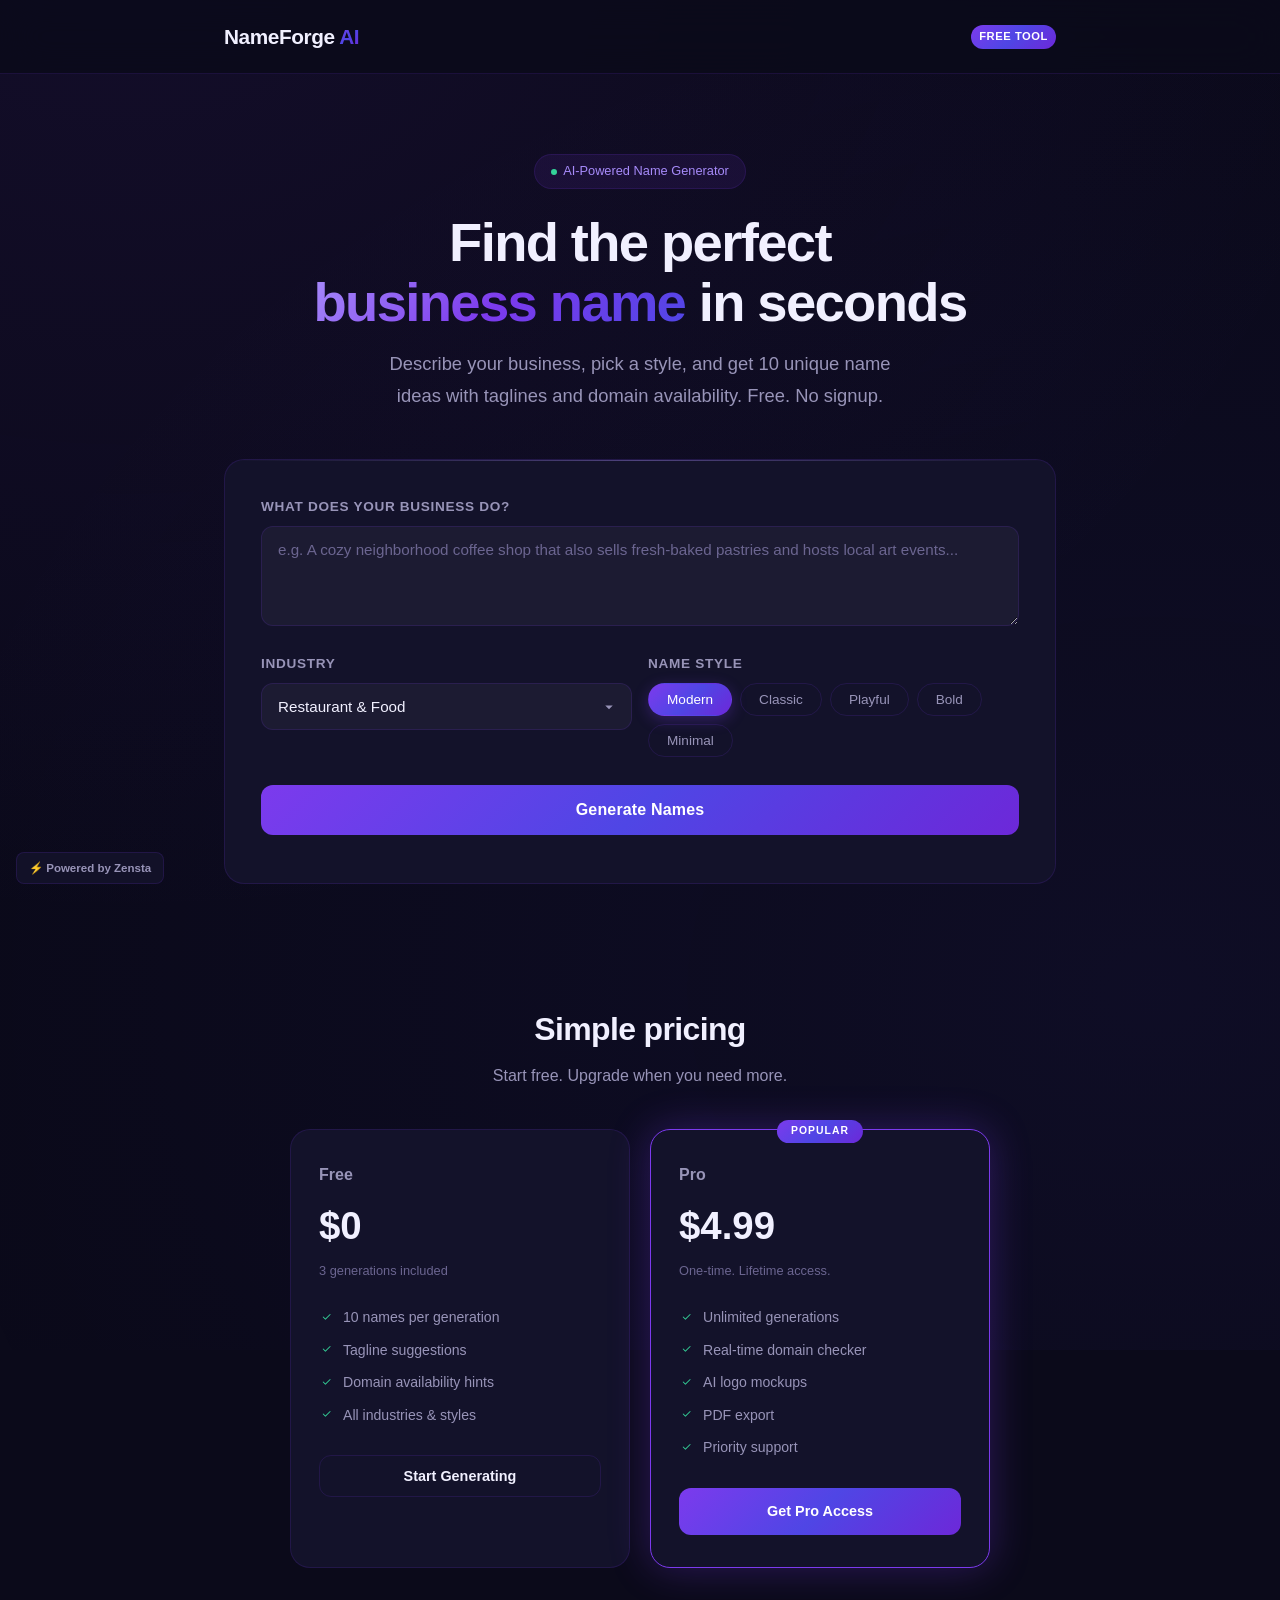
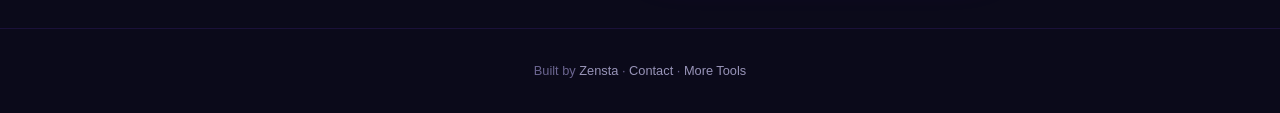
<file: nameforge.html>
<!DOCTYPE html>
<html lang="en">
<head>
    <meta charset="UTF-8">
    <meta name="viewport" content="width=device-width, initial-scale=1.0">
    <title>NameForge AI — AI Business Name Generator | Free</title>
    <meta name="description" content="Generate creative business names instantly with AI. Free tool — get 10 unique name suggestions with taglines and domain availability in seconds.">
    <style>
        :root {
            --bg-deep: #0b0a1a;
            --bg-card: #13122a;
            --bg-card-hover: #1a1940;
            --accent: #7c3aed;
            --accent-light: #a78bfa;
            --accent-glow: rgba(124, 58, 237, 0.3);
            --accent-gradient: linear-gradient(135deg, #7c3aed, #4f46e5, #6d28d9);
            --text: #f1f0ff;
            --text-muted: #9894b8;
            --text-dim: #6b6590;
            --border: rgba(124, 58, 237, 0.15);
            --border-active: rgba(124, 58, 237, 0.4);
            --green: #34d399;
            --green-bg: rgba(52, 211, 153, 0.1);
            --red: #f87171;
            --red-bg: rgba(248, 113, 113, 0.1);
            --yellow: #fbbf24;
            --yellow-bg: rgba(251, 191, 36, 0.1);
            --radius: 12px;
            --radius-lg: 20px;
        }

        * { margin: 0; padding: 0; box-sizing: border-box; }

        html { scroll-behavior: smooth; }

        body {
            font-family: -apple-system, BlinkMacSystemFont, 'Segoe UI', Roboto, 'Helvetica Neue', sans-serif;
            background: var(--bg-deep);
            color: var(--text);
            line-height: 1.6;
            min-height: 100vh;
            overflow-x: hidden;
        }

        /* === BACKGROUND EFFECTS === */
        body::before {
            content: '';
            position: fixed;
            top: -50%;
            left: -50%;
            width: 200%;
            height: 200%;
            background: radial-gradient(ellipse at 30% 20%, rgba(124, 58, 237, 0.08) 0%, transparent 50%),
                        radial-gradient(ellipse at 70% 80%, rgba(79, 70, 229, 0.06) 0%, transparent 50%);
            z-index: 0;
            pointer-events: none;
        }

        .container {
            max-width: 880px;
            margin: 0 auto;
            padding: 0 24px;
            position: relative;
            z-index: 1;
        }

        /* === NAV === */
        nav {
            padding: 20px 0;
            border-bottom: 1px solid var(--border);
            backdrop-filter: blur(20px);
            position: sticky;
            top: 0;
            z-index: 100;
            background: rgba(11, 10, 26, 0.8);
        }
        nav .container {
            display: flex;
            justify-content: space-between;
            align-items: center;
        }
        .logo {
            font-size: 1.3rem;
            font-weight: 800;
            text-decoration: none;
            color: var(--text);
            letter-spacing: -0.02em;
        }
        .logo span {
            background: var(--accent-gradient);
            -webkit-background-clip: text;
            -webkit-text-fill-color: transparent;
            background-clip: text;
        }
        .nav-badge {
            font-size: 0.7rem;
            font-weight: 600;
            background: var(--accent-gradient);
            color: white;
            padding: 3px 8px;
            border-radius: 20px;
            letter-spacing: 0.05em;
            text-transform: uppercase;
        }

        /* === HERO === */
        .hero {
            text-align: center;
            padding: 80px 0 48px;
        }
        .hero-badge {
            display: inline-flex;
            align-items: center;
            gap: 6px;
            background: rgba(124, 58, 237, 0.1);
            border: 1px solid var(--border);
            padding: 6px 16px;
            border-radius: 100px;
            font-size: 0.8rem;
            color: var(--accent-light);
            font-weight: 500;
            margin-bottom: 24px;
        }
        .hero-badge::before {
            content: '';
            width: 6px;
            height: 6px;
            background: var(--green);
            border-radius: 50%;
            animation: pulse-dot 2s ease-in-out infinite;
        }
        @keyframes pulse-dot {
            0%, 100% { opacity: 1; }
            50% { opacity: 0.4; }
        }
        .hero h1 {
            font-size: clamp(2.2rem, 5vw, 3.4rem);
            font-weight: 800;
            line-height: 1.1;
            letter-spacing: -0.03em;
            margin-bottom: 16px;
        }
        .hero h1 .gradient-text {
            background: linear-gradient(135deg, #a78bfa, #7c3aed, #4f46e5);
            -webkit-background-clip: text;
            -webkit-text-fill-color: transparent;
            background-clip: text;
        }
        .hero p {
            font-size: 1.15rem;
            color: var(--text-muted);
            max-width: 520px;
            margin: 0 auto;
            line-height: 1.7;
        }

        /* === TOOL SECTION === */
        .tool-section {
            padding: 0 0 40px;
        }
        .tool-card {
            background: var(--bg-card);
            border: 1px solid var(--border);
            border-radius: var(--radius-lg);
            padding: 36px;
            position: relative;
            overflow: hidden;
        }
        .tool-card::before {
            content: '';
            position: absolute;
            top: 0;
            left: 0;
            right: 0;
            height: 1px;
            background: linear-gradient(90deg, transparent, var(--accent-light), transparent);
            opacity: 0.4;
        }

        .input-group {
            margin-bottom: 20px;
        }
        .input-group label {
            display: block;
            font-size: 0.85rem;
            font-weight: 600;
            color: var(--text-muted);
            margin-bottom: 8px;
            text-transform: uppercase;
            letter-spacing: 0.05em;
        }
        textarea, select {
            width: 100%;
            padding: 14px 16px;
            background: rgba(255, 255, 255, 0.04);
            border: 1px solid var(--border);
            border-radius: var(--radius);
            color: var(--text);
            font-size: 0.95rem;
            font-family: inherit;
            transition: all 0.2s ease;
            outline: none;
        }
        textarea {
            resize: vertical;
            min-height: 100px;
        }
        textarea:focus, select:focus {
            border-color: var(--accent);
            box-shadow: 0 0 0 3px var(--accent-glow);
        }
        textarea::placeholder {
            color: var(--text-dim);
        }
        select {
            cursor: pointer;
            appearance: none;
            background-image: url("data:image/svg+xml,%3Csvg xmlns='http://www.w3.org/2000/svg' width='12' height='12' fill='%239894b8' viewBox='0 0 16 16'%3E%3Cpath d='M8 11L3 6h10z'/%3E%3C/svg%3E");
            background-repeat: no-repeat;
            background-position: right 16px center;
        }
        select option {
            background: var(--bg-card);
            color: var(--text);
        }

        .input-row {
            display: grid;
            grid-template-columns: 1fr 1fr;
            gap: 16px;
        }
        @media (max-width: 600px) {
            .input-row { grid-template-columns: 1fr; }
        }

        /* Style selector chips */
        .style-selector {
            display: flex;
            flex-wrap: wrap;
            gap: 8px;
        }
        .style-chip {
            padding: 8px 18px;
            border-radius: 100px;
            border: 1px solid var(--border);
            background: transparent;
            color: var(--text-muted);
            font-size: 0.85rem;
            font-weight: 500;
            cursor: pointer;
            transition: all 0.2s ease;
            font-family: inherit;
        }
        .style-chip:hover {
            border-color: var(--accent);
            color: var(--text);
        }
        .style-chip.active {
            background: var(--accent-gradient);
            border-color: transparent;
            color: white;
            box-shadow: 0 4px 15px var(--accent-glow);
        }

        /* Generate button */
        .btn-generate {
            width: 100%;
            padding: 16px 32px;
            background: var(--accent-gradient);
            color: white;
            border: none;
            border-radius: var(--radius);
            font-size: 1rem;
            font-weight: 700;
            cursor: pointer;
            transition: all 0.3s ease;
            font-family: inherit;
            margin-top: 8px;
            position: relative;
            overflow: hidden;
            letter-spacing: 0.01em;
        }
        .btn-generate::before {
            content: '';
            position: absolute;
            top: 0;
            left: -100%;
            width: 100%;
            height: 100%;
            background: linear-gradient(90deg, transparent, rgba(255,255,255,0.1), transparent);
            transition: left 0.5s ease;
        }
        .btn-generate:hover::before {
            left: 100%;
        }
        .btn-generate:hover {
            transform: translateY(-1px);
            box-shadow: 0 8px 30px var(--accent-glow);
        }
        .btn-generate:active {
            transform: translateY(0);
        }
        .btn-generate:disabled {
            opacity: 0.5;
            cursor: not-allowed;
            transform: none;
        }
        .btn-generate:disabled:hover::before {
            left: -100%;
        }

        .gen-counter {
            text-align: center;
            font-size: 0.8rem;
            color: var(--text-dim);
            margin-top: 12px;
        }
        .gen-counter strong {
            color: var(--accent-light);
        }

        /* === RESULTS === */
        .results-area {
            margin-top: 32px;
        }
        .results-header {
            display: flex;
            justify-content: space-between;
            align-items: center;
            margin-bottom: 16px;
        }
        .results-header h3 {
            font-size: 1.1rem;
            font-weight: 700;
        }
        .results-count {
            font-size: 0.8rem;
            color: var(--text-dim);
        }

        .name-card {
            background: rgba(255, 255, 255, 0.02);
            border: 1px solid var(--border);
            border-radius: var(--radius);
            padding: 20px 24px;
            margin-bottom: 10px;
            display: flex;
            justify-content: space-between;
            align-items: center;
            gap: 16px;
            opacity: 0;
            transform: translateY(12px);
            transition: all 0.3s ease;
        }
        .name-card.visible {
            opacity: 1;
            transform: translateY(0);
        }
        .name-card:hover {
            background: var(--bg-card-hover);
            border-color: var(--border-active);
        }
        .name-info {
            flex: 1;
            min-width: 0;
        }
        .name-title {
            font-size: 1.15rem;
            font-weight: 700;
            margin-bottom: 2px;
            letter-spacing: -0.01em;
        }
        .name-tagline {
            font-size: 0.85rem;
            color: var(--text-muted);
            font-style: italic;
        }
        .domain-badge {
            font-size: 0.72rem;
            font-weight: 600;
            padding: 5px 12px;
            border-radius: 100px;
            white-space: nowrap;
            letter-spacing: 0.02em;
            flex-shrink: 0;
        }
        .domain-available {
            background: var(--green-bg);
            color: var(--green);
            border: 1px solid rgba(52, 211, 153, 0.2);
        }
        .domain-taken {
            background: var(--red-bg);
            color: var(--red);
            border: 1px solid rgba(248, 113, 113, 0.15);
        }
        .domain-maybe {
            background: var(--yellow-bg);
            color: var(--yellow);
            border: 1px solid rgba(251, 191, 36, 0.15);
        }

        /* Loading animation */
        .loading-state {
            text-align: center;
            padding: 48px 0;
        }
        .loading-dots {
            display: inline-flex;
            gap: 6px;
        }
        .loading-dots span {
            width: 8px;
            height: 8px;
            background: var(--accent);
            border-radius: 50%;
            animation: bounce-dot 1.2s ease-in-out infinite;
        }
        .loading-dots span:nth-child(2) { animation-delay: 0.15s; }
        .loading-dots span:nth-child(3) { animation-delay: 0.3s; }
        @keyframes bounce-dot {
            0%, 80%, 100% { transform: scale(0.6); opacity: 0.4; }
            40% { transform: scale(1); opacity: 1; }
        }
        .loading-text {
            margin-top: 12px;
            font-size: 0.85rem;
            color: var(--text-dim);
        }

        /* === PAYWALL OVERLAY === */
        .paywall-overlay {
            display: none;
            position: fixed;
            inset: 0;
            background: rgba(11, 10, 26, 0.85);
            backdrop-filter: blur(8px);
            z-index: 200;
            align-items: center;
            justify-content: center;
            padding: 24px;
        }
        .paywall-overlay.visible {
            display: flex;
        }
        .paywall-card {
            background: var(--bg-card);
            border: 1px solid var(--border-active);
            border-radius: var(--radius-lg);
            padding: 48px 40px;
            max-width: 460px;
            width: 100%;
            text-align: center;
            position: relative;
            animation: slide-up 0.4s ease;
        }
        @keyframes slide-up {
            from { opacity: 0; transform: translateY(24px); }
            to { opacity: 1; transform: translateY(0); }
        }
        .paywall-card h2 {
            font-size: 1.5rem;
            font-weight: 800;
            margin-bottom: 8px;
        }
        .paywall-card p {
            color: var(--text-muted);
            font-size: 0.95rem;
            margin-bottom: 28px;
            line-height: 1.6;
        }
        .paywall-price {
            font-size: 2.5rem;
            font-weight: 800;
            margin-bottom: 4px;
        }
        .paywall-price-note {
            font-size: 0.8rem;
            color: var(--text-dim);
            margin-bottom: 24px;
        }
        .paywall-features {
            text-align: left;
            margin-bottom: 28px;
        }
        .paywall-features li {
            list-style: none;
            padding: 6px 0;
            font-size: 0.9rem;
            color: var(--text-muted);
            display: flex;
            align-items: center;
            gap: 10px;
        }
        .paywall-features li::before {
            content: '';
            width: 18px;
            height: 18px;
            min-width: 18px;
            background: var(--green-bg);
            border-radius: 50%;
            display: flex;
            align-items: center;
            justify-content: center;
            background-image: url("data:image/svg+xml,%3Csvg xmlns='http://www.w3.org/2000/svg' width='10' height='10' fill='%2334d399' viewBox='0 0 16 16'%3E%3Cpath d='M13.485 1.929a.75.75 0 010 1.06l-7.5 7.5a.75.75 0 01-1.06 0l-3.5-3.5a.75.75 0 111.06-1.06l2.97 2.97 6.97-6.97a.75.75 0 011.06 0z'/%3E%3C/svg%3E");
            background-repeat: no-repeat;
            background-position: center;
        }
        .btn-upgrade {
            display: inline-block;
            width: 100%;
            padding: 14px 32px;
            background: var(--accent-gradient);
            color: white;
            border: none;
            border-radius: var(--radius);
            font-size: 1rem;
            font-weight: 700;
            cursor: pointer;
            text-decoration: none;
            transition: all 0.3s ease;
            font-family: inherit;
        }
        .btn-upgrade:hover {
            transform: translateY(-1px);
            box-shadow: 0 8px 30px var(--accent-glow);
        }
        .paywall-dismiss {
            display: block;
            margin-top: 14px;
            background: none;
            border: none;
            color: var(--text-dim);
            font-size: 0.8rem;
            cursor: pointer;
            font-family: inherit;
            padding: 4px;
        }
        .paywall-dismiss:hover {
            color: var(--text-muted);
        }

        /* === PRICING SECTION === */
        .pricing-section {
            padding: 80px 0 60px;
        }
        .pricing-section h2 {
            text-align: center;
            font-size: 2rem;
            font-weight: 800;
            margin-bottom: 8px;
            letter-spacing: -0.02em;
        }
        .pricing-subtitle {
            text-align: center;
            color: var(--text-muted);
            font-size: 1rem;
            margin-bottom: 40px;
        }
        .pricing-grid {
            display: grid;
            grid-template-columns: 1fr 1fr;
            gap: 20px;
            max-width: 700px;
            margin: 0 auto;
        }
        @media (max-width: 600px) {
            .pricing-grid { grid-template-columns: 1fr; }
        }
        .pricing-card {
            background: var(--bg-card);
            border: 1px solid var(--border);
            border-radius: var(--radius-lg);
            padding: 32px 28px;
            position: relative;
        }
        .pricing-card.featured {
            border-color: var(--accent);
            box-shadow: 0 0 40px var(--accent-glow);
        }
        .pricing-card.featured::before {
            content: 'POPULAR';
            position: absolute;
            top: -10px;
            left: 50%;
            transform: translateX(-50%);
            background: var(--accent-gradient);
            color: white;
            font-size: 0.65rem;
            font-weight: 700;
            padding: 3px 14px;
            border-radius: 100px;
            letter-spacing: 0.1em;
        }
        .pricing-card h3 {
            font-size: 1rem;
            font-weight: 600;
            color: var(--text-muted);
            margin-bottom: 8px;
        }
        .pricing-amount {
            font-size: 2.4rem;
            font-weight: 800;
            margin-bottom: 4px;
        }
        .pricing-period {
            font-size: 0.8rem;
            color: var(--text-dim);
            margin-bottom: 20px;
        }
        .pricing-card ul {
            list-style: none;
            margin-bottom: 24px;
        }
        .pricing-card ul li {
            padding: 5px 0;
            font-size: 0.88rem;
            color: var(--text-muted);
            display: flex;
            align-items: center;
            gap: 8px;
        }
        .pricing-card ul li::before {
            content: '';
            width: 16px;
            height: 16px;
            min-width: 16px;
            background-image: url("data:image/svg+xml,%3Csvg xmlns='http://www.w3.org/2000/svg' width='10' height='10' fill='%2334d399' viewBox='0 0 16 16'%3E%3Cpath d='M13.485 1.929a.75.75 0 010 1.06l-7.5 7.5a.75.75 0 01-1.06 0l-3.5-3.5a.75.75 0 111.06-1.06l2.97 2.97 6.97-6.97a.75.75 0 011.06 0z'/%3E%3C/svg%3E");
            background-repeat: no-repeat;
            background-position: center;
        }
        .pricing-btn {
            display: block;
            width: 100%;
            padding: 12px;
            text-align: center;
            border-radius: var(--radius);
            font-weight: 600;
            font-size: 0.9rem;
            text-decoration: none;
            transition: all 0.2s ease;
            font-family: inherit;
            cursor: pointer;
            border: none;
        }
        .pricing-btn-outline {
            background: transparent;
            border: 1px solid var(--border);
            color: var(--text);
        }
        .pricing-btn-outline:hover {
            border-color: var(--accent);
        }
        .pricing-btn-fill {
            background: var(--accent-gradient);
            color: white;
        }
        .pricing-btn-fill:hover {
            box-shadow: 0 4px 20px var(--accent-glow);
            transform: translateY(-1px);
        }

        /* === FOOTER === */
        footer {
            border-top: 1px solid var(--border);
            padding: 32px 0;
            text-align: center;
        }
        footer p {
            font-size: 0.8rem;
            color: var(--text-dim);
        }
        footer a {
            color: var(--text-muted);
            text-decoration: none;
            transition: color 0.2s;
        }
        footer a:hover {
            color: var(--accent-light);
        }

        /* === MISC === */
        .divider {
            height: 1px;
            background: var(--border);
            margin: 0;
        }

        @media (max-width: 600px) {
            .hero { padding: 56px 0 32px; }
            .hero h1 { font-size: 2rem; }
            .tool-card { padding: 24px 20px; }
            .name-card { flex-direction: column; align-items: flex-start; gap: 10px; }
            .pricing-section { padding: 56px 0 40px; }
            .paywall-card { padding: 32px 24px; }
        }

        /* ===== GTM: SHARE BANNER ===== */
        .share-banner {
            display: none;
            background: var(--bg-card);
            border: 1px solid var(--border-active);
            border-radius: var(--radius);
            padding: 20px 24px;
            margin-top: 20px;
            text-align: center;
            animation: fadeIn 0.4s ease;
        }
        .share-banner.visible { display: block; }
        .share-banner h4 {
            font-size: 1rem;
            color: var(--accent-light);
            margin-bottom: 4px;
        }
        .share-banner p {
            font-size: 0.85rem;
            color: var(--text-muted);
            margin-bottom: 14px;
        }
        .share-buttons {
            display: flex;
            gap: 10px;
            justify-content: center;
            flex-wrap: wrap;
        }
        .share-btn {
            display: inline-flex;
            align-items: center;
            gap: 6px;
            padding: 8px 16px;
            border-radius: 8px;
            border: none;
            font-size: 0.82rem;
            font-weight: 600;
            cursor: pointer;
            transition: transform 0.15s, box-shadow 0.15s;
            text-decoration: none;
            color: #fff;
        }
        .share-btn:hover { transform: translateY(-1px); box-shadow: 0 4px 12px rgba(0,0,0,0.3); }
        .share-btn.twitter { background: #1da1f2; }
        .share-btn.linkedin { background: #0a66c2; }
        .share-btn.copy-link { background: var(--accent); }
        .share-btn svg { width: 16px; height: 16px; }
        .share-bonus {
            display: none;
            font-size: 0.8rem;
            color: var(--green);
            font-weight: 600;
            margin-top: 10px;
        }
        .share-bonus.visible { display: block; }

        /* ===== GTM: POWERED BY BADGE ===== */
        .powered-badge {
            position: fixed;
            bottom: 16px;
            left: 16px;
            background: rgba(19, 18, 42, 0.95);
            backdrop-filter: blur(8px);
            border: 1px solid var(--border);
            border-radius: 8px;
            padding: 6px 12px;
            font-size: 0.72rem;
            font-weight: 600;
            color: var(--text-muted);
            text-decoration: none;
            z-index: 9999;
            transition: box-shadow 0.2s, transform 0.2s;
        }
        .powered-badge:hover {
            box-shadow: 0 4px 12px rgba(124,58,237,0.2);
            transform: translateY(-1px);
            color: var(--accent-light);
        }

        @keyframes fadeIn {
            from { opacity: 0; }
            to { opacity: 1; }
        }
    </style>
</head>
<body>

<!-- Nav -->
<nav>
    <div class="container">
        <a href="/" class="logo">NameForge <span>AI</span></a>
        <span class="nav-badge">Free Tool</span>
    </div>
</nav>

<!-- Hero -->
<section class="hero">
    <div class="container">
        <div class="hero-badge">AI-Powered Name Generator</div>
        <h1>Find the perfect<br><span class="gradient-text">business name</span> in seconds</h1>
        <p>Describe your business, pick a style, and get 10 unique name ideas with taglines and domain availability. Free. No signup.</p>
    </div>
</section>

<!-- Tool -->
<section class="tool-section">
    <div class="container">
        <div class="tool-card">

            <div class="input-group">
                <label for="description">What does your business do?</label>
                <textarea id="description" placeholder="e.g. A cozy neighborhood coffee shop that also sells fresh-baked pastries and hosts local art events..." maxlength="300"></textarea>
            </div>

            <div class="input-row">
                <div class="input-group">
                    <label for="industry">Industry</label>
                    <select id="industry">
                        <option value="restaurant">Restaurant & Food</option>
                        <option value="tech">Tech & Software</option>
                        <option value="beauty">Beauty & Wellness</option>
                        <option value="health">Health & Medical</option>
                        <option value="realestate">Real Estate</option>
                        <option value="consulting">Consulting & Services</option>
                        <option value="ecommerce">E-commerce & Retail</option>
                        <option value="creative">Creative & Design</option>
                        <option value="fitness">Fitness & Sports</option>
                        <option value="other">Other</option>
                    </select>
                </div>
                <div class="input-group">
                    <label>Name Style</label>
                    <div class="style-selector">
                        <button class="style-chip active" data-style="modern">Modern</button>
                        <button class="style-chip" data-style="classic">Classic</button>
                        <button class="style-chip" data-style="playful">Playful</button>
                        <button class="style-chip" data-style="bold">Bold</button>
                        <button class="style-chip" data-style="minimal">Minimal</button>
                    </div>
                </div>
            </div>

            <button class="btn-generate" id="generateBtn" onclick="handleGenerate()">Generate Names</button>
            <div class="gen-counter" id="genCounter"></div>

            <!-- Results -->
            <div class="results-area" id="resultsArea" style="display:none;">
                <div class="results-header">
                    <h3>Your Name Ideas</h3>
                    <span class="results-count" id="resultsCount"></span>
                </div>
                <div id="namesList"></div>
                <button class="btn-generate" style="margin-top:16px" onclick="handleGenerate()">Generate More</button>
                <!-- GTM: Share Banner -->
                <div class="share-banner" id="shareBanner">
                    <h4>Share this tool to get 3 more free generations!</h4>
                    <p>Help a fellow entrepreneur find the perfect business name</p>
                    <div class="share-buttons">
                        <button class="share-btn twitter" onclick="shareOnTwitter()"><svg viewBox="0 0 24 24" fill="currentColor"><path d="M18.244 2.25h3.308l-7.227 8.26 8.502 11.24H16.17l-5.214-6.817L4.99 21.75H1.68l7.73-8.835L1.254 2.25H8.08l4.713 6.231zm-1.161 17.52h1.833L7.084 4.126H5.117z"/></svg> Tweet</button>
                        <button class="share-btn linkedin" onclick="shareOnLinkedIn()"><svg viewBox="0 0 24 24" fill="currentColor"><path d="M20.447 20.452h-3.554v-5.569c0-1.328-.027-3.037-1.852-3.037-1.853 0-2.136 1.445-2.136 2.939v5.667H9.351V9h3.414v1.561h.046c.477-.9 1.637-1.85 3.37-1.85 3.601 0 4.267 2.37 4.267 5.455v6.286zM5.337 7.433c-1.144 0-2.063-.926-2.063-2.065 0-1.138.92-2.063 2.063-2.063 1.14 0 2.064.925 2.064 2.063 0 1.139-.925 2.065-2.064 2.065zm1.782 13.019H3.555V9h3.564v11.452zM22.225 0H1.771C.792 0 0 .774 0 1.729v20.542C0 23.227.792 24 1.771 24h20.451C23.2 24 24 23.227 24 22.271V1.729C24 .774 23.2 0 22.222 0h.003z"/></svg> Share</button>
                        <button class="share-btn copy-link" onclick="copyShareLink()"><svg viewBox="0 0 24 24" fill="none" stroke="currentColor" stroke-width="2"><path d="M10 13a5 5 0 007.54.54l3-3a5 5 0 00-7.07-7.07l-1.72 1.71"/><path d="M14 11a5 5 0 00-7.54-.54l-3 3a5 5 0 007.07 7.07l1.71-1.71"/></svg> Copy Link</button>
                    </div>
                    <div class="share-bonus" id="shareBonus">+3 free generations added! Thank you for sharing.</div>
                </div>
            </div>

            <!-- Loading -->
            <div class="loading-state" id="loadingState" style="display:none;">
                <div class="loading-dots">
                    <span></span><span></span><span></span>
                </div>
                <div class="loading-text">Crafting unique names for your business...</div>
            </div>

        </div>
    </div>
</section>

<!-- Paywall overlay -->
<div class="paywall-overlay" id="paywallOverlay">
    <div class="paywall-card">
        <h2>You're out of free generations</h2>
        <p>You've used all 3 free generations. Upgrade to Pro for unlimited names and premium features.</p>
        <div class="paywall-price">$4.99</div>
        <div class="paywall-price-note">One-time payment. Lifetime access.</div>
        <ul class="paywall-features">
            <li>Unlimited name generations</li>
            <li>Real-time .com domain checker</li>
            <li>AI logo mockup for every name</li>
            <li>Export results as PDF</li>
            <li>Priority name style options</li>
        </ul>
        <a href="mailto:mira@zensta.work?subject=NameForge%20Pro%20Upgrade&body=I'd%20like%20to%20upgrade%20to%20NameForge%20Pro%20($4.99%20lifetime).%20Please%20send%20payment%20details." class="btn-upgrade">Upgrade to Pro</a>
        <button class="paywall-dismiss" onclick="dismissPaywall()">Maybe later</button>
    </div>
</div>

<!-- Pricing -->
<section class="pricing-section" id="pricing">
    <div class="container">
        <h2>Simple pricing</h2>
        <p class="pricing-subtitle">Start free. Upgrade when you need more.</p>
        <div class="pricing-grid">
            <div class="pricing-card">
                <h3>Free</h3>
                <div class="pricing-amount">$0</div>
                <div class="pricing-period">3 generations included</div>
                <ul>
                    <li>10 names per generation</li>
                    <li>Tagline suggestions</li>
                    <li>Domain availability hints</li>
                    <li>All industries & styles</li>
                </ul>
                <button class="pricing-btn pricing-btn-outline" onclick="window.scrollTo({top:0,behavior:'smooth'})">Start Generating</button>
            </div>
            <div class="pricing-card featured">
                <h3>Pro</h3>
                <div class="pricing-amount">$4.99</div>
                <div class="pricing-period">One-time. Lifetime access.</div>
                <ul>
                    <li>Unlimited generations</li>
                    <li>Real-time domain checker</li>
                    <li>AI logo mockups</li>
                    <li>PDF export</li>
                    <li>Priority support</li>
                </ul>
                <a href="mailto:mira@zensta.work?subject=NameForge%20Pro%20Upgrade&body=I'd%20like%20to%20upgrade%20to%20NameForge%20Pro%20($4.99%20lifetime).%20Please%20send%20payment%20details." class="pricing-btn pricing-btn-fill">Get Pro Access</a>
            </div>
        </div>
    </div>
</section>

<!-- Footer -->
<footer>
    <div class="container">
        <p>Built by <a href="https://zensta.work" target="_blank">Zensta</a> &middot; <a href="mailto:mira@zensta.work">Contact</a> &middot; <a href="https://zensta.work" target="_blank">More Tools</a></p>
    </div>
</footer>

<script>
/* ============================================================
   NameForge AI — Client-side business name generator
   No APIs. Pure combinatorial word-bank generation.
   ============================================================ */

// ---- Word Banks ----

const WORD_BANKS = {
    // ---- INDUSTRY ROOTS ----
    industryRoots: {
        restaurant: ['Savory','Harvest','Ember','Feast','Bistro','Cellar','Spice','Fork','Table','Vine','Morsel','Crumb','Kettle','Broth','Flame','Simmer','Platter','Toast','Drizzle','Bloom','Sage','Pepper','Truffle','Clove','Basil','Grill','Oven','Nourish','Graze','Garnish'],
        tech: ['Sync','Nexus','Byte','Prism','Core','Logic','Flux','Nova','Grid','Helix','Apex','Cloud','Node','Stack','Pulse','Cipher','Vector','Orbit','Arc','Tensor','Qubit','Neuron','Pixel','Dash','Aether','Forge','Luma','Onyx','Vertex','Spark'],
        beauty: ['Glow','Bloom','Aura','Silk','Petal','Lush','Radiant','Velvet','Dew','Bliss','Ivory','Satin','Nectar','Rose','Pearl','Ember','Flora','Grace','Luna','Shimmer','Orchid','Lavender','Crystal','Opal','Jade','Haven','Serene','Muse','Charm','Belle'],
        health: ['Vital','Pulse','Care','Thrive','Medic','Wellspring','Restore','Clarity','Renew','Zenith','Heal','Nurture','Balance','Vigor','Core','Revive','Uplift','Harbor','Shield','Anchor','Summit','Fortify','Haven','Genesis','Elevate','Pinnacle','Bridge','Rise','Crest','Harmony'],
        realestate: ['Keystone','Haven','Pinnacle','Threshold','Nest','Vista','Crest','Harbor','Crown','Legacy','Summit','Archer','Beacon','Gate','Meadow','Domain','Parcel','Stone','Ridge','Elm','Atlas','Manor','Sterling','Grove','Terra','Slate','Compass','Horizon','Aspen','Plaza'],
        consulting: ['Apex','Catalyst','Vertex','Summit','Bridge','Insight','Compass','Forge','Vantage','Meridian','Aspect','Praxis','Axis','Helm','Beacon','Keystone','Fulcrum','Ascend','Pinnacle','Stratton','Zenith','Clarity','Matrix','Paradigm','Vector','Synergy','Horizon','Leverage','Accord','Salient'],
        ecommerce: ['Cart','Market','Shelf','Box','Loop','Swift','Dash','Ship','Mint','Bazaar','Deal','Haul','Niche','Scout','Peak','Aisle','Curate','Stock','Fetch','Bundle','Thread','Crate','Trove','Stash','Snap','Orbit','Flair','Loot','Prime','Rally'],
        creative: ['Studio','Canvas','Pixel','Inkwell','Prism','Muse','Atelier','Craft','Vision','Hue','Frame','Palette','Sketch','Bold','Imprint','Mosaic','Kinetic','Opus','Motif','Draft','Vivid','Verse','Echo','Luminary','Figment','Aesthetic','Focal','Spark','Tableau','Wavelength'],
        fitness: ['Peak','Titan','Forge','Stride','Core','Apex','Pulse','Iron','Ignite','Summit','Elevate','Momentum','Beast','Grind','Rush','Flex','Rep','Blaze','Drive','Force','Power','Surge','Bolt','Sprint','Trail','Vigor','Edge','Lift','Rally','Venture'],
        other: ['Nova','Spark','Axis','Venture','Bloom','Forge','Arc','Zen','Pinnacle','Prism','Bridge','Luma','Genesis','Scope','Orbit','Rise','Crest','Fuse','Aether','Peak','Signal','Radix','Helix','Core','Vertex','Atlas','Beacon','Echo','Nimbus','Haven']
    },

    // ---- STYLE MODIFIERS ----
    stylePrefixes: {
        modern: ['Neo','Hyper','Ultra','Omni','Meta','Zen','Aero','Alto','Flux','Shift'],
        classic: ['Royal','Grand','Heritage','Noble','Sterling','Premier','Crown','Regent','Imperial','Victorian'],
        playful: ['Fizz','Pop','Zippy','Breezy','Sunny','Happy','Jolly','Quirk','Snappy','Doodle'],
        bold: ['Titan','Blaze','Storm','Apex','Thunder','Vanguard','Alpha','Quantum','Rampart','Goliath'],
        minimal: ['One','Pure','Bare','True','Simply','Clear','Base','Dot','Line','Sol']
    },

    // ---- SUFFIXES ----
    suffixes: {
        modern: ['ly','ify','io','eo','ai','hub','lab','nest','base','shift'],
        classic: ['& Co','Group','House','Works','Partners','Guild','Society','Collective','Firm','Trust'],
        playful: ['zy','oo','pop','bot','boo','ful','ster','doo','bee','topia'],
        bold: ['force','strike','works','corp','prime','max','edge','x','pro','elite'],
        minimal: ['','co','.co','.io','.so','ly','up','in','la','go']
    },

    // ---- TAGLINE TEMPLATES ----
    taglineTemplates: {
        restaurant: [
            'Where every bite tells a story',
            'Crafted with passion, served with love',
            'Your table is waiting',
            'Flavors that move you',
            'Taste the difference',
            'From our kitchen to your soul',
            'Every dish, a masterpiece',
            'Where food meets art'
        ],
        tech: [
            'Building tomorrow, today',
            'Technology that just works',
            'Innovation without limits',
            'Your digital advantage',
            'Code meets craft',
            'The future is now',
            'Smarter solutions for a connected world',
            'Where ideas become reality'
        ],
        beauty: [
            'Reveal your natural glow',
            'Beauty, redefined',
            'Because you deserve to shine',
            'Timeless elegance, modern touch',
            'Your beauty journey starts here',
            'Glow from within',
            'Where beauty meets science',
            'Radiance, simplified'
        ],
        health: [
            'Your health, our mission',
            'Care that makes a difference',
            'Wellness starts here',
            'Healing hands, caring hearts',
            'Better health, better life',
            'Because you matter',
            'The path to wellness',
            'Health reimagined'
        ],
        realestate: [
            'Find your forever home',
            'Where dreams find an address',
            'Keys to your future',
            'Home is just the beginning',
            'Building communities, one home at a time',
            'Your space, your story',
            'Opening doors to new beginnings',
            'Where you belong'
        ],
        consulting: [
            'Strategy that delivers results',
            'Your growth partner',
            'Insight drives impact',
            'Elevating businesses, one decision at a time',
            'Where expertise meets execution',
            'Clarity in complexity',
            'Turning challenges into opportunities',
            'The edge you need'
        ],
        ecommerce: [
            'Shop smarter, live better',
            'Everything you need, delivered',
            'Discover what you love',
            'Your one-stop destination',
            'Curated for you',
            'Click, love, repeat',
            'Where quality meets convenience',
            'The better way to shop'
        ],
        creative: [
            'Where imagination takes form',
            'Design that speaks volumes',
            'Creating the extraordinary',
            'Vision made visible',
            'Art meets purpose',
            'Bringing ideas to life',
            'Creativity without boundaries',
            'Design with intention'
        ],
        fitness: [
            'Unleash your potential',
            'Stronger every day',
            'Your transformation starts now',
            'Push limits, break barriers',
            'Sweat. Grow. Repeat.',
            'Elevate your performance',
            'Built for those who dare',
            'The grind never stops'
        ],
        other: [
            'Built for what matters',
            'The smarter way forward',
            'Making it simple',
            'Your journey starts here',
            'Better by design',
            'Progress, simplified',
            'Where ambition meets action',
            'Redefining what\'s possible'
        ]
    },

    // ---- CONNECTORS for portmanteau ----
    connectors: ['a','e','i','o','u','er','ar','ix','ex','ia','is','on','an','en']
};

// ---- Name Generation Engine ----

function shuffleArray(arr) {
    const a = [...arr];
    for (let i = a.length - 1; i > 0; i--) {
        const j = Math.floor(Math.random() * (i + 1));
        [a[i], a[j]] = [a[j], a[i]];
    }
    return a;
}

function pick(arr) {
    return arr[Math.floor(Math.random() * arr.length)];
}

function pickN(arr, n) {
    return shuffleArray(arr).slice(0, n);
}

function capitalize(s) {
    return s.charAt(0).toUpperCase() + s.slice(1);
}

function extractKeywords(description) {
    const stop = new Set(['a','an','the','and','or','but','in','on','at','to','for','of','with','by','from','is','are','was','were','be','been','being','have','has','had','do','does','did','will','would','could','should','may','might','shall','can','that','this','these','those','it','its','my','our','your','their','we','they','i','me','us','you','he','she','him','her','who','what','where','when','how','why','not','no','so','also','very','just','about','up','out','if','then','than','more','some','any','each','every','all','both','few','most','other','into','over','after','before','between','under','again','further','once']);
    const words = description.toLowerCase().replace(/[^a-z\s]/g, '').split(/\s+/).filter(w => w.length > 2 && !stop.has(w));
    return [...new Set(words)];
}

function hasVowel(str) {
    return /[aeiou]/i.test(str);
}

function isPronounceable(str) {
    // Reject 3+ consecutive consonants
    if (/[^aeiou]{3,}/i.test(str)) return false;
    // Must have at least 2 vowels for names 5+ chars
    const vowelCount = (str.match(/[aeiou]/gi) || []).length;
    if (str.length >= 5 && vowelCount < 2) return false;
    // Must contain at least one vowel
    return hasVowel(str);
}

function makePortmanteau(word1, word2) {
    const w1 = word1.toLowerCase();
    const w2 = word2.toLowerCase();
    if (w1 === w2) return capitalize(w1);

    const vowels = 'aeiou';
    // Find a good cut point in w1 (after a vowel)
    let cut1 = Math.max(3, Math.ceil(w1.length * 0.55));
    // Adjust cut1 to land after a vowel if possible
    for (let i = cut1; i >= 2; i--) {
        if (vowels.includes(w1[i - 1])) { cut1 = i; break; }
    }
    // Find a good start point in w2 (at a consonant after skipping start)
    let start2 = Math.max(1, Math.floor(w2.length * 0.4));
    for (let i = start2; i < w2.length - 1; i++) {
        if (!vowels.includes(w2[i]) && vowels.includes(w2[i+1]||'')) { start2 = i; break; }
    }

    const candidates = [
        w1.slice(0, cut1) + w2.slice(start2),                          // Blend
        w1.slice(0, cut1) + w2.slice(-3),                              // Start + tail
        w1.slice(0, Math.ceil(w1.length * 0.5)) + 'a' + w2.slice(-3), // With linking vowel
        w1 + w2.slice(-2),                                             // Full + tiny tail
    ].filter(c => c.length >= 5 && c.length <= 13 && isPronounceable(c));

    const result = candidates.length > 0 ? candidates[0] : w1.slice(0, cut1) + 'a' + w2.slice(-2);
    return capitalize(result);
}

function generateNames(description, industry, style) {
    const roots = WORD_BANKS.industryRoots[industry] || WORD_BANKS.industryRoots.other;
    const prefixes = WORD_BANKS.stylePrefixes[style] || WORD_BANKS.stylePrefixes.modern;
    const suffixes = WORD_BANKS.suffixes[style] || WORD_BANKS.suffixes.modern;
    const taglines = WORD_BANKS.taglineTemplates[industry] || WORD_BANKS.taglineTemplates.other;
    const connectors = WORD_BANKS.connectors;
    const keywords = extractKeywords(description);

    const names = new Set();
    const results = [];

    function addName(name) {
        const clean = name.replace(/\s+/g, ' ').trim();
        if (clean.length < 3 || clean.length > 28) return false;
        const key = clean.toLowerCase();
        if (names.has(key)) return false;
        names.add(key);
        return clean;
    }

    // Pattern 1: [Root][Suffix] — e.g. "Syncify", "Bloomly"
    const shuffledRoots = shuffleArray(roots);
    const shuffledSuffixes = shuffleArray(suffixes);
    for (let i = 0; i < 4; i++) {
        const root = shuffledRoots[i % shuffledRoots.length];
        const suffix = shuffledSuffixes[i % shuffledSuffixes.length];
        const sep = suffix.startsWith('&') || suffix.startsWith(' ') ? ' ' : '';
        const name = addName(root + sep + suffix);
        if (name) results.push({ name, tagline: pick(taglines) });
    }

    // Pattern 2: [Prefix][Root] — e.g. "NeoSync", "ZenBloom"
    const shuffledPrefixes = shuffleArray(prefixes);
    for (let i = 0; i < 3; i++) {
        const prefix = shuffledPrefixes[i % shuffledPrefixes.length];
        const root = shuffledRoots[(i + 4) % shuffledRoots.length];
        const name = addName(prefix + root);
        if (name) results.push({ name, tagline: pick(taglines) });
    }

    // Pattern 3: Compound brand names — [Root][Root] e.g. "BloomArk", "GlowVine"
    for (let i = 0; i < 3; i++) {
        const r1 = shuffledRoots[(i + 7) % shuffledRoots.length];
        const r2 = shuffledRoots[(i + 10) % shuffledRoots.length];
        const combined = r1 + r2.toLowerCase();
        // If combined is too long, shorten the first word
        let name;
        if (combined.length <= 14) {
            name = addName(r1 + r2);
        } else {
            name = addName(r1.slice(0, 4) + r2);
        }
        if (name) results.push({ name, tagline: pick(taglines) });
    }

    // Pattern 4: Keyword-infused — use words from description
    if (keywords.length > 0) {
        for (let i = 0; i < 3; i++) {
            const kw = capitalize(pick(keywords));
            const variant = Math.random();
            let name;
            if (variant < 0.25) {
                const suf = pick(suffixes);
                const sep = suf.startsWith('&') || suf.startsWith(' ') ? ' ' : '';
                name = addName(kw + sep + suf);
            } else if (variant < 0.5) {
                name = addName(pick(prefixes) + kw);
            } else if (variant < 0.75) {
                // Branded ending on keyword
                const stem = kw.toLowerCase().replace(/[aeiou]$/,'');
                name = addName(capitalize(stem + pick(['era','ova','ium','ara','ine','ica','ora','iva'])));
            } else {
                name = addName(kw + ' ' + pick(roots));
            }
            if (name) results.push({ name, tagline: pick(taglines) });
        }
    }

    // Pattern 5: [Root] + ending — branded suffix names e.g. "Bloomera", "Sparkion"
    const brandEndings = ['era','ova','ium','ara','ine','ica','ora','ell','iva','ana','eon','ado','ura','ida'];
    for (let i = 0; i < 3; i++) {
        const root = shuffledRoots[(i + 13) % shuffledRoots.length];
        const ending = pick(brandEndings);
        const combined = root.toLowerCase().replace(/[aeiou]$/,'') + ending;
        const name = addName(capitalize(combined));
        if (name) results.push({ name, tagline: pick(taglines) });
    }

    // Pattern 6: Two-word names — "[Adj] [Noun]" style
    const adjectives = shuffleArray([...prefixes, ...roots.slice(0, 5)]);
    const nouns = shuffleArray(roots.slice(5));
    for (let i = 0; i < 2; i++) {
        const name = addName(adjectives[i % adjectives.length] + ' ' + nouns[i % nouns.length]);
        if (name) results.push({ name, tagline: pick(taglines) });
    }

    // Ensure we have at least 10 results — fill gaps with more combos
    let safety = 0;
    while (results.length < 10 && safety < 50) {
        safety++;
        const pattern = Math.floor(Math.random() * 4);
        let name;
        if (pattern === 0) {
            name = addName(pick(roots) + pick(suffixes));
        } else if (pattern === 1) {
            name = addName(pick(prefixes) + pick(roots));
        } else if (pattern === 2) {
            // Branded ending — reliable and always pronounceable
            const r = pick(roots).toLowerCase().replace(/[aeiou]$/,'');
            name = addName(capitalize(r + pick(brandEndings)));
        } else {
            name = addName(pick(prefixes) + ' ' + pick(roots));
        }
        if (name) results.push({ name, tagline: pick(taglines) });
    }

    // Simulate domain availability: 3–4 out of 10 "likely available"
    const availableCount = 3 + Math.floor(Math.random() * 2); // 3 or 4
    const availableIndices = new Set(pickN([...Array(results.length).keys()], availableCount));
    const maybeIndex = Math.floor(Math.random() * results.length);

    results.forEach((r, i) => {
        const domainName = r.name.toLowerCase().replace(/[^a-z0-9]/g, '') + '.com';
        if (availableIndices.has(i)) {
            r.domain = { name: domainName, status: 'available', label: 'Likely available' };
        } else if (i === maybeIndex && !availableIndices.has(i)) {
            r.domain = { name: domainName, status: 'maybe', label: 'Check availability' };
        } else {
            r.domain = { name: domainName, status: 'taken', label: 'Likely taken' };
        }
    });

    return results.slice(0, 10);
}

// ---- UI Logic ----

const GEN_LIMIT = 3;
const STORAGE_KEY = 'nameforge_gen_count';

function getGenCount() {
    return parseInt(localStorage.getItem(STORAGE_KEY) || '0', 10);
}
function setGenCount(n) {
    localStorage.setItem(STORAGE_KEY, n.toString());
}

function updateCounter() {
    const count = getGenCount();
    const remaining = Math.max(0, GEN_LIMIT - count);
    const el = document.getElementById('genCounter');
    if (count === 0) {
        el.textContent = '';
    } else {
        el.innerHTML = `<strong>${remaining}</strong> free generation${remaining !== 1 ? 's' : ''} remaining`;
    }
}

function showPaywall() {
    document.getElementById('paywallOverlay').classList.add('visible');
    document.body.style.overflow = 'hidden';
}

function dismissPaywall() {
    document.getElementById('paywallOverlay').classList.remove('visible');
    document.body.style.overflow = '';
}

// Style chip selection
document.querySelectorAll('.style-chip').forEach(chip => {
    chip.addEventListener('click', () => {
        document.querySelectorAll('.style-chip').forEach(c => c.classList.remove('active'));
        chip.classList.add('active');
    });
});

function getSelectedStyle() {
    const active = document.querySelector('.style-chip.active');
    return active ? active.dataset.style : 'modern';
}

function renderResults(names) {
    const list = document.getElementById('namesList');
    list.innerHTML = '';

    names.forEach((item, i) => {
        const card = document.createElement('div');
        card.className = 'name-card';

        const domainClass = item.domain.status === 'available' ? 'domain-available' :
                            item.domain.status === 'maybe' ? 'domain-maybe' : 'domain-taken';

        card.innerHTML = `
            <div class="name-info">
                <div class="name-title">${item.name}</div>
                <div class="name-tagline">${item.tagline}</div>
            </div>
            <span class="domain-badge ${domainClass}" title="${item.domain.name}">${item.domain.label}</span>
        `;

        list.appendChild(card);

        // Stagger animation
        setTimeout(() => {
            card.classList.add('visible');
        }, 80 * (i + 1));
    });

    document.getElementById('resultsCount').textContent = names.length + ' names generated';
    document.getElementById('resultsArea').style.display = 'block';

    // GTM: Show share banner after results
    showShareBanner();
}

function handleGenerate() {
    const description = document.getElementById('description').value.trim();
    if (!description) {
        document.getElementById('description').focus();
        document.getElementById('description').style.borderColor = '#f87171';
        setTimeout(() => {
            document.getElementById('description').style.borderColor = '';
        }, 2000);
        return;
    }

    // Check generation limit
    const count = getGenCount();
    if (count >= GEN_LIMIT) {
        showPaywall();
        return;
    }

    const industry = document.getElementById('industry').value;
    const style = getSelectedStyle();

    // Show loading
    document.getElementById('resultsArea').style.display = 'none';
    document.getElementById('loadingState').style.display = 'block';
    document.getElementById('generateBtn').disabled = true;
    document.getElementById('generateBtn').textContent = 'Generating...';

    // Simulate brief processing delay for polish
    const delay = 800 + Math.random() * 700;
    setTimeout(() => {
        const names = generateNames(description, industry, style);

        document.getElementById('loadingState').style.display = 'none';
        document.getElementById('generateBtn').disabled = false;
        document.getElementById('generateBtn').textContent = 'Generate Names';

        renderResults(names);

        // Increment counter
        setGenCount(count + 1);
        updateCounter();

        // Smooth scroll to results
        document.getElementById('resultsArea').scrollIntoView({ behavior: 'smooth', block: 'start' });
    }, delay);
}

// Init
updateCounter();

// ===== GTM: REFERRAL TRACKING =====
(function() {
    const params = new URLSearchParams(window.location.search);
    if (params.get('ref') === 'share') {
        console.log('[GTM] Referral visit detected via ?ref=share', {
            tool: 'NameForge',
            timestamp: new Date().toISOString(),
            referrer: document.referrer || 'direct'
        });
    }
})();

// ===== GTM: SHARE-TO-UNLOCK =====
const SHARE_URL = 'https://zensta.work/nameforge.html?ref=share';
const SHARE_TEXT = 'Just found this free AI business name generator \u2014 gave me 10 creative names with domain checks in seconds \u{1F525} Try it: ' + SHARE_URL;

function showShareBanner() {
    const banner = document.getElementById('shareBanner');
    if (banner) banner.classList.add('visible');
}

function addShareBonus() {
    const key = STORAGE_KEY + '_shared';
    if (localStorage.getItem(key)) return; // Only once
    const count = getGenCount();
    setGenCount(Math.max(0, count - 3));
    localStorage.setItem(key, '1');
    updateCounter();
    const bonus = document.getElementById('shareBonus');
    if (bonus) bonus.classList.add('visible');
}

function shareOnTwitter() {
    window.open('https://twitter.com/intent/tweet?text=' + encodeURIComponent(SHARE_TEXT), '_blank', 'width=550,height=420');
    addShareBonus();
}

function shareOnLinkedIn() {
    window.open('https://www.linkedin.com/sharing/share-offsite/?url=' + encodeURIComponent(SHARE_URL), '_blank', 'width=550,height=420');
    addShareBonus();
}

function copyShareLink() {
    navigator.clipboard.writeText(SHARE_URL).then(() => {
        const btn = document.querySelector('.share-btn.copy-link');
        if (btn) { btn.textContent = 'Copied!'; setTimeout(() => { btn.innerHTML = '<svg viewBox="0 0 24 24" fill="none" stroke="currentColor" stroke-width="2" width="16" height="16"><path d="M10 13a5 5 0 007.54.54l3-3a5 5 0 00-7.07-7.07l-1.72 1.71"/><path d="M14 11a5 5 0 00-7.54-.54l-3 3a5 5 0 007.07 7.07l1.71-1.71"/></svg> Copy Link'; }, 2000); }
        addShareBonus();
    }).catch(() => {});
}
</script>

<!-- GTM: Powered by Zensta badge -->
<a href="https://zensta.work/tools.html" class="powered-badge" target="_blank">&#9889; Powered by Zensta</a>

</body>
</html>
</file>
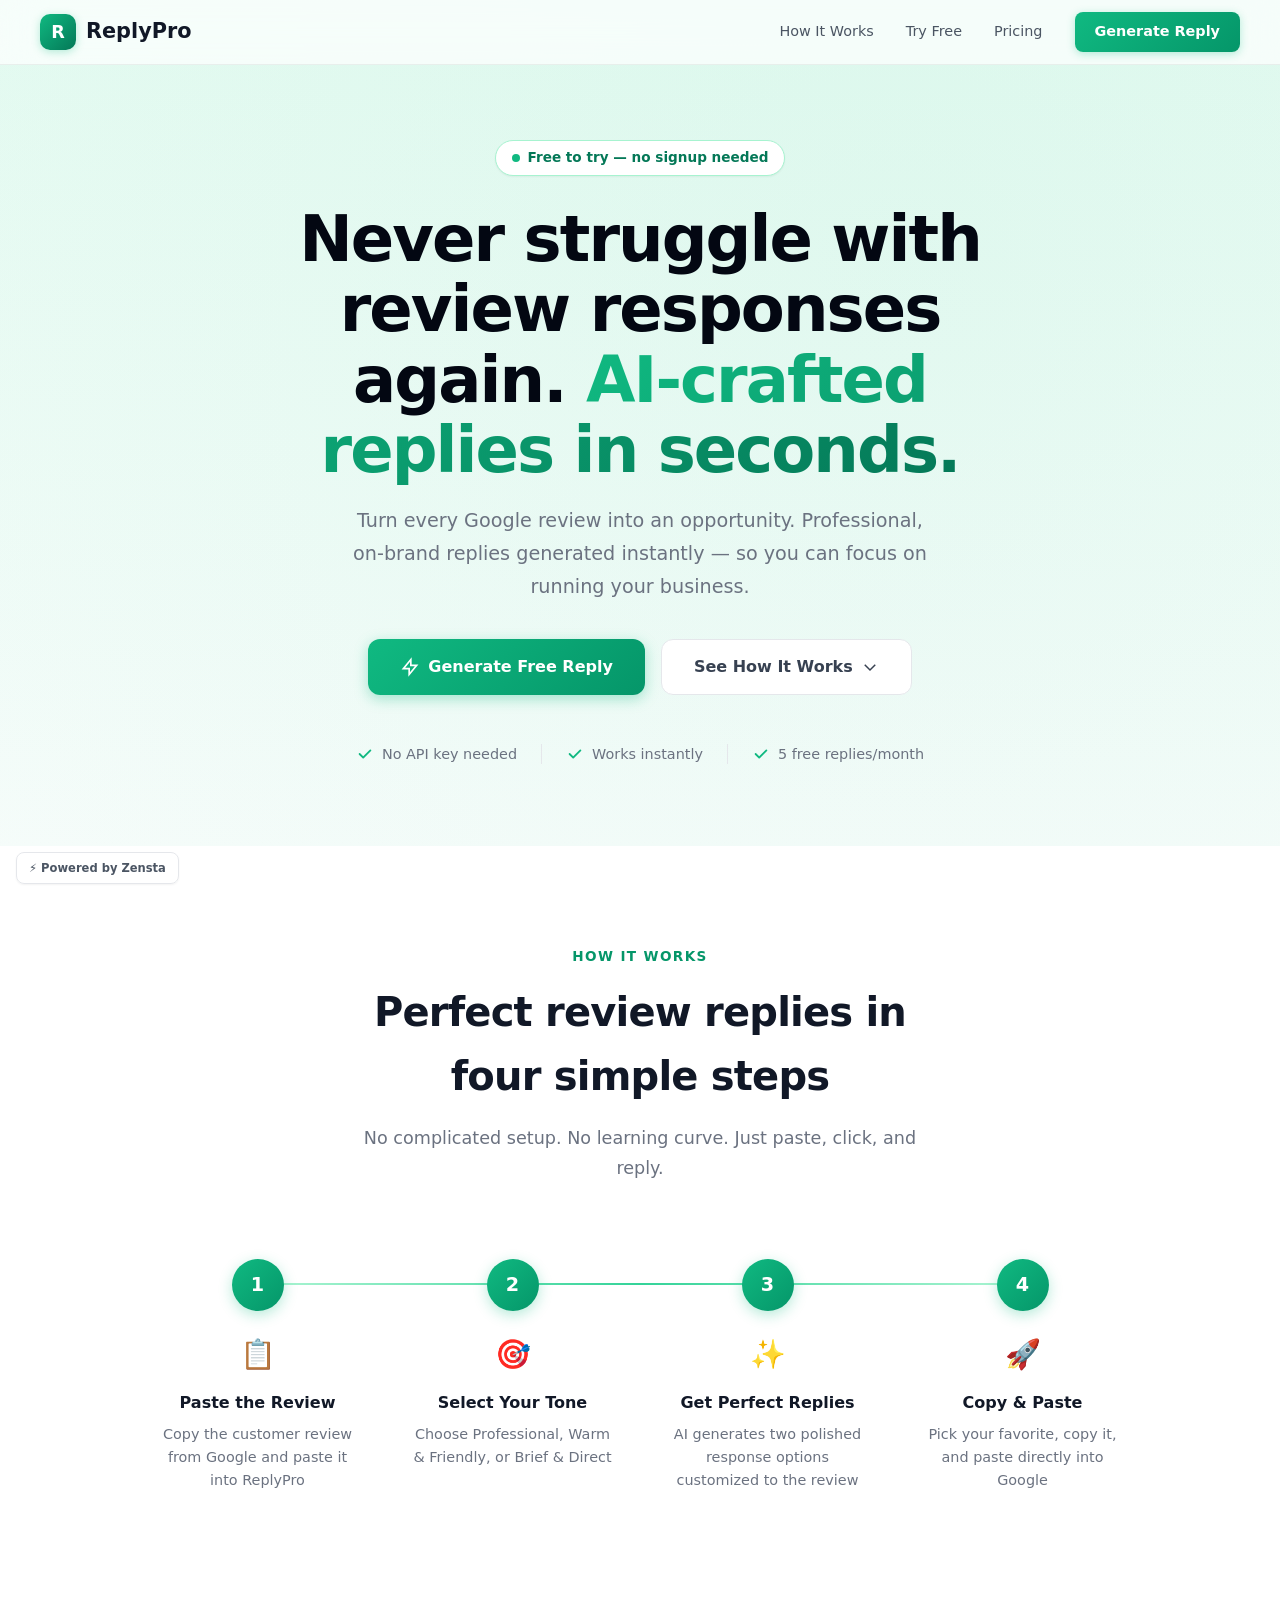
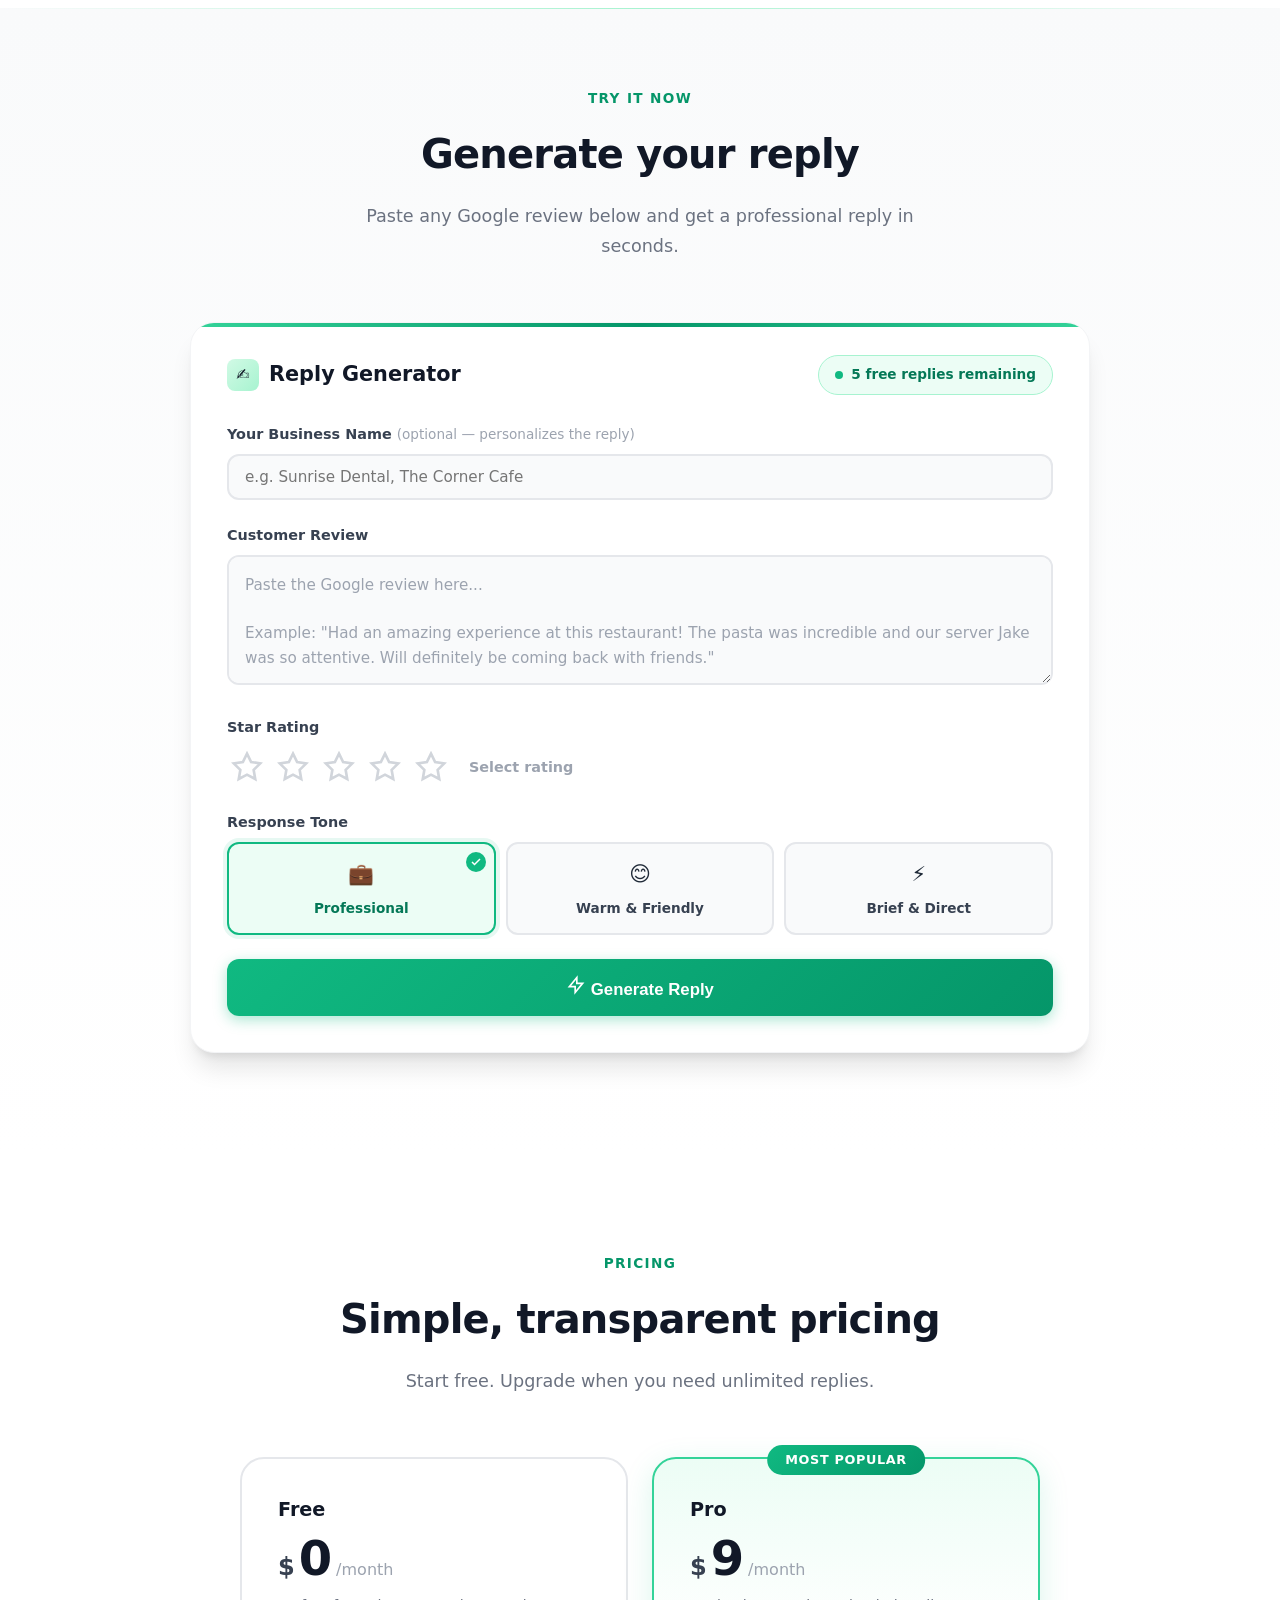
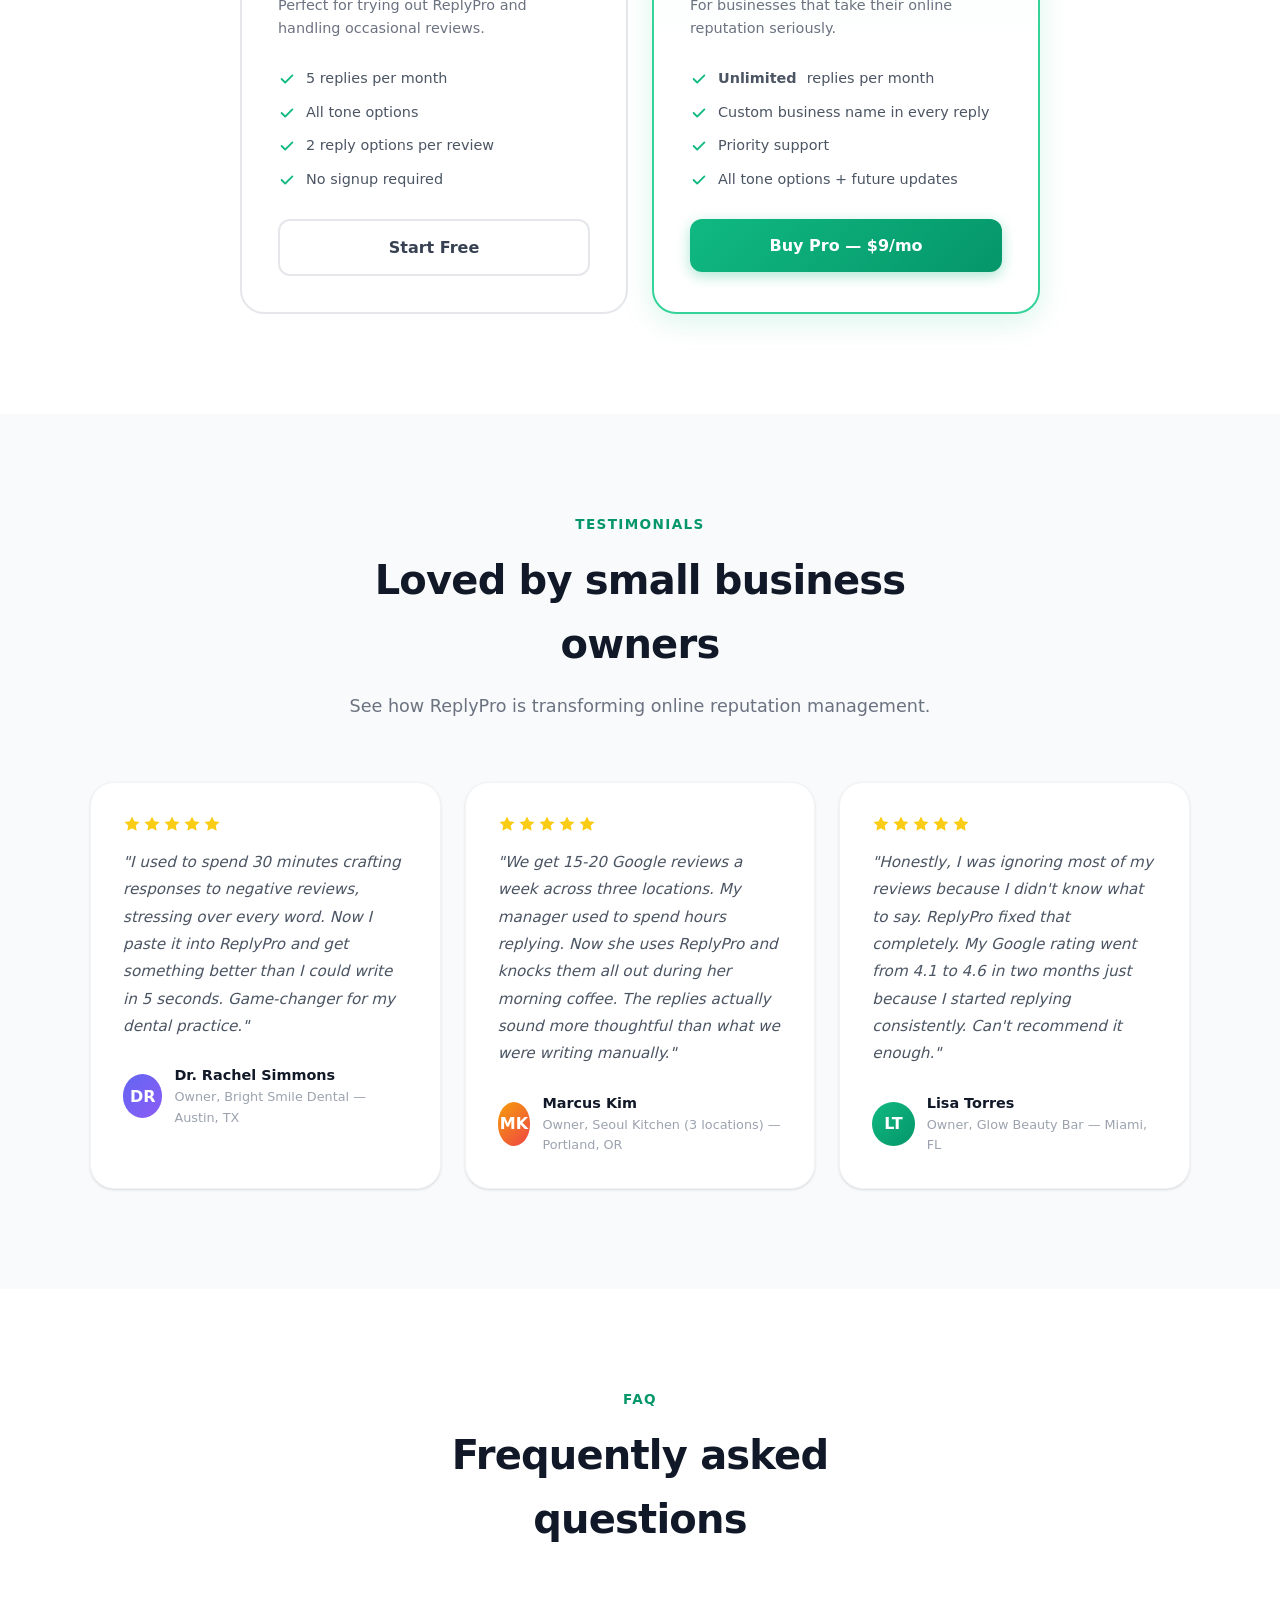
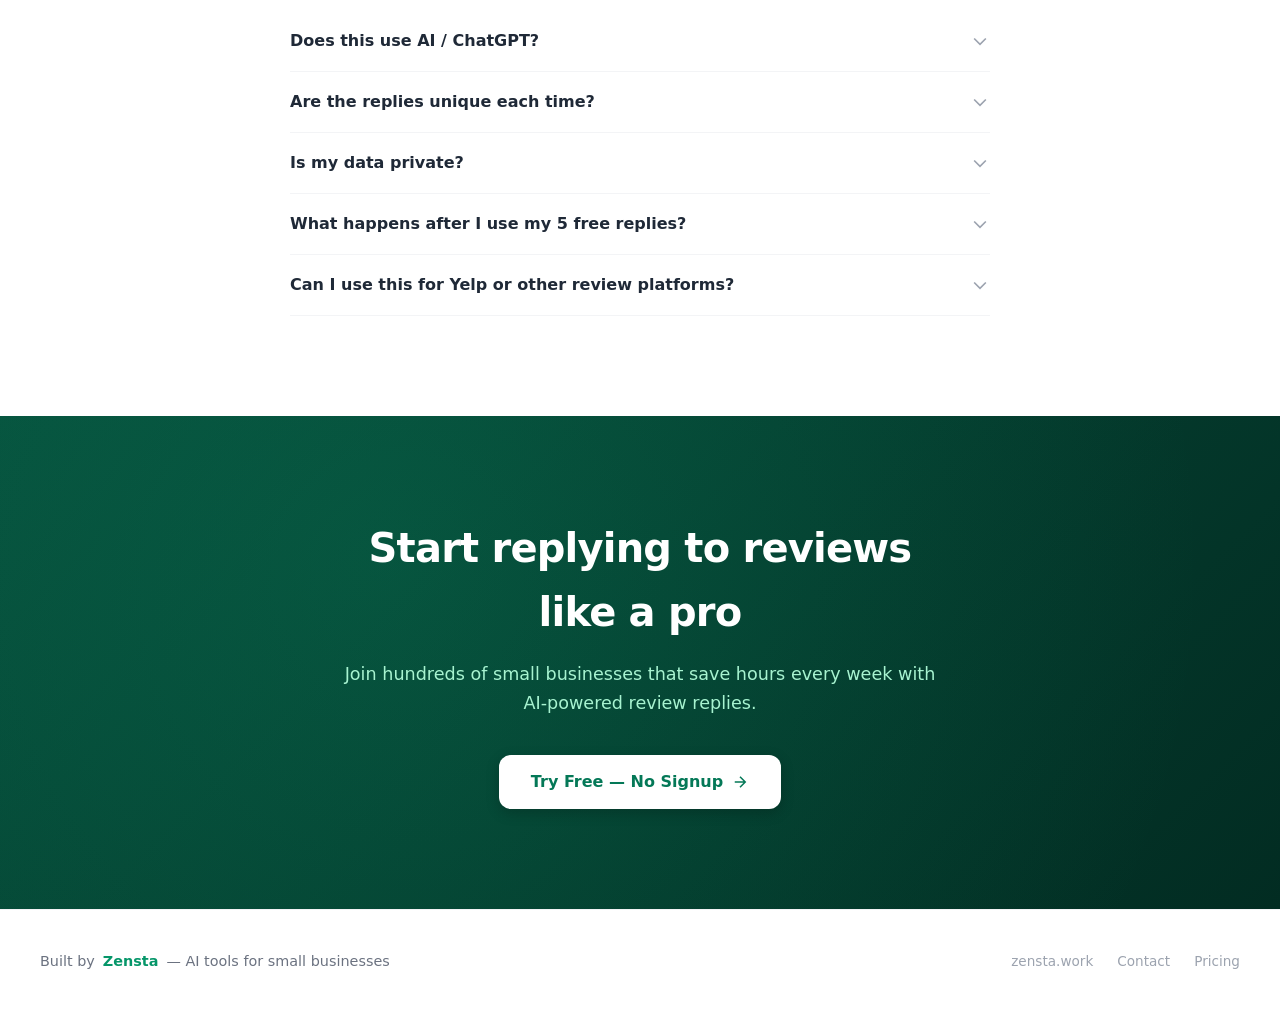
<file: replypro.html>
<!DOCTYPE html>
<html lang="en">
<head>
<meta charset="UTF-8">
<meta name="viewport" content="width=device-width, initial-scale=1.0">
<title>ReplyPro — AI-Powered Google Review Reply Generator</title>
<meta name="description" content="Generate perfect Google review replies in seconds. AI-crafted, professional responses for your business. Free to try.">
<style>
*, *::before, *::after { margin: 0; padding: 0; box-sizing: border-box; }

:root {
  --emerald-50: #ecfdf5;
  --emerald-100: #d1fae5;
  --emerald-200: #a7f3d0;
  --emerald-300: #6ee7b7;
  --emerald-400: #34d399;
  --emerald-500: #10b981;
  --emerald-600: #059669;
  --emerald-700: #047857;
  --emerald-800: #065f46;
  --emerald-900: #064e3b;
  --emerald-950: #022c22;
  --gray-50: #f9fafb;
  --gray-100: #f3f4f6;
  --gray-200: #e5e7eb;
  --gray-300: #d1d5db;
  --gray-400: #9ca3af;
  --gray-500: #6b7280;
  --gray-600: #4b5563;
  --gray-700: #374151;
  --gray-800: #1f2937;
  --gray-900: #111827;
  --gray-950: #030712;
  --radius: 12px;
  --radius-lg: 16px;
  --radius-xl: 24px;
  --shadow-sm: 0 1px 2px 0 rgb(0 0 0 / 0.05);
  --shadow: 0 1px 3px 0 rgb(0 0 0 / 0.1), 0 1px 2px -1px rgb(0 0 0 / 0.1);
  --shadow-md: 0 4px 6px -1px rgb(0 0 0 / 0.1), 0 2px 4px -2px rgb(0 0 0 / 0.1);
  --shadow-lg: 0 10px 15px -3px rgb(0 0 0 / 0.1), 0 4px 6px -4px rgb(0 0 0 / 0.1);
  --shadow-xl: 0 20px 25px -5px rgb(0 0 0 / 0.1), 0 8px 10px -6px rgb(0 0 0 / 0.1);
  --shadow-2xl: 0 25px 50px -12px rgb(0 0 0 / 0.25);
}

@font-face {
  font-family: 'System';
  src: local('.SFNSText-Regular'), local('.HelveticaNeueDeskInterface-Regular'), local('.LucidaGrandeUI'), local('Segoe UI'), local('Ubuntu'), local('Roboto-Regular'), local('DroidSans');
}

html { scroll-behavior: smooth; }

body {
  font-family: 'Segoe UI', system-ui, -apple-system, BlinkMacSystemFont, sans-serif;
  color: var(--gray-800);
  background: #ffffff;
  line-height: 1.6;
  overflow-x: hidden;
  -webkit-font-smoothing: antialiased;
  -moz-osx-font-smoothing: grayscale;
}

/* ===== ANIMATIONS ===== */
@keyframes fadeInUp {
  from { opacity: 0; transform: translateY(30px); }
  to { opacity: 1; transform: translateY(0); }
}
@keyframes fadeIn {
  from { opacity: 0; }
  to { opacity: 1; }
}
@keyframes slideInLeft {
  from { opacity: 0; transform: translateX(-40px); }
  to { opacity: 1; transform: translateX(0); }
}
@keyframes slideInRight {
  from { opacity: 0; transform: translateX(40px); }
  to { opacity: 1; transform: translateX(0); }
}
@keyframes pulse {
  0%, 100% { transform: scale(1); }
  50% { transform: scale(1.05); }
}
@keyframes shimmer {
  0% { background-position: -200% 0; }
  100% { background-position: 200% 0; }
}
@keyframes float {
  0%, 100% { transform: translateY(0); }
  50% { transform: translateY(-8px); }
}
@keyframes starPop {
  0% { transform: scale(0.5); opacity: 0.5; }
  50% { transform: scale(1.3); }
  100% { transform: scale(1); opacity: 1; }
}
@keyframes copyFlash {
  0% { background: var(--emerald-500); }
  50% { background: var(--emerald-300); }
  100% { background: var(--emerald-500); }
}
@keyframes gradientShift {
  0% { background-position: 0% 50%; }
  50% { background-position: 100% 50%; }
  100% { background-position: 0% 50%; }
}
@keyframes typewriter {
  from { width: 0; }
  to { width: 100%; }
}
@keyframes blink {
  0%, 100% { border-color: transparent; }
  50% { border-color: var(--emerald-500); }
}

.animate-in {
  opacity: 0;
  transform: translateY(30px);
  transition: opacity 0.7s ease, transform 0.7s ease;
}
.animate-in.visible {
  opacity: 1;
  transform: translateY(0);
}

/* ===== NAV ===== */
nav {
  position: fixed;
  top: 0;
  left: 0;
  right: 0;
  z-index: 1000;
  padding: 0 24px;
  transition: all 0.3s ease;
  background: rgba(255,255,255,0.7);
  backdrop-filter: blur(20px);
  -webkit-backdrop-filter: blur(20px);
  border-bottom: 1px solid rgba(0,0,0,0.06);
}
nav.scrolled {
  box-shadow: var(--shadow-md);
}
.nav-inner {
  max-width: 1200px;
  margin: 0 auto;
  display: flex;
  align-items: center;
  justify-content: space-between;
  height: 64px;
}
.nav-logo {
  display: flex;
  align-items: center;
  gap: 10px;
  text-decoration: none;
  font-weight: 800;
  font-size: 1.3rem;
  color: var(--gray-900);
}
.nav-logo-icon {
  width: 36px;
  height: 36px;
  background: linear-gradient(135deg, var(--emerald-500), var(--emerald-700));
  border-radius: 10px;
  display: flex;
  align-items: center;
  justify-content: center;
  color: white;
  font-size: 1.1rem;
  font-weight: 700;
  box-shadow: 0 2px 8px rgba(16, 185, 129, 0.3);
}
.nav-links {
  display: flex;
  align-items: center;
  gap: 32px;
}
.nav-links a {
  text-decoration: none;
  color: var(--gray-600);
  font-size: 0.9rem;
  font-weight: 500;
  transition: color 0.2s;
}
.nav-links a:hover { color: var(--emerald-600); }
.nav-cta {
  background: linear-gradient(135deg, var(--emerald-500), var(--emerald-600));
  color: white !important;
  padding: 8px 20px;
  border-radius: 8px;
  font-weight: 600 !important;
  transition: all 0.2s !important;
  box-shadow: 0 2px 8px rgba(16, 185, 129, 0.3);
}
.nav-cta:hover {
  transform: translateY(-1px);
  box-shadow: 0 4px 12px rgba(16, 185, 129, 0.4) !important;
}

/* ===== HERO ===== */
.hero {
  padding: 140px 24px 80px;
  text-align: center;
  position: relative;
  overflow: hidden;
  background: linear-gradient(180deg, var(--emerald-50) 0%, #ffffff 100%);
}
.hero::before {
  content: '';
  position: absolute;
  top: -50%;
  left: -50%;
  width: 200%;
  height: 200%;
  background: radial-gradient(circle at 30% 20%, rgba(16, 185, 129, 0.08) 0%, transparent 50%),
              radial-gradient(circle at 70% 80%, rgba(5, 150, 105, 0.06) 0%, transparent 50%);
  animation: gradientShift 15s ease infinite;
  background-size: 200% 200%;
}
.hero-content {
  max-width: 800px;
  margin: 0 auto;
  position: relative;
  z-index: 1;
}
.hero-badge {
  display: inline-flex;
  align-items: center;
  gap: 8px;
  background: white;
  border: 1px solid var(--emerald-200);
  padding: 6px 16px;
  border-radius: 100px;
  font-size: 0.85rem;
  font-weight: 600;
  color: var(--emerald-700);
  margin-bottom: 28px;
  animation: fadeInUp 0.6s ease;
  box-shadow: var(--shadow-sm);
}
.hero-badge-dot {
  width: 8px;
  height: 8px;
  background: var(--emerald-500);
  border-radius: 50%;
  animation: pulse 2s ease infinite;
}
.hero h1 {
  font-size: clamp(2.5rem, 5.5vw, 4rem);
  font-weight: 800;
  line-height: 1.1;
  color: var(--gray-950);
  margin-bottom: 20px;
  animation: fadeInUp 0.6s ease 0.1s both;
  letter-spacing: -0.03em;
}
.hero h1 span {
  background: linear-gradient(135deg, var(--emerald-500), var(--emerald-700));
  -webkit-background-clip: text;
  -webkit-text-fill-color: transparent;
  background-clip: text;
}
.hero p {
  font-size: 1.2rem;
  color: var(--gray-500);
  max-width: 580px;
  margin: 0 auto 36px;
  animation: fadeInUp 0.6s ease 0.2s both;
  line-height: 1.7;
}
.hero-buttons {
  display: flex;
  gap: 16px;
  justify-content: center;
  flex-wrap: wrap;
  animation: fadeInUp 0.6s ease 0.3s both;
}
.btn-primary {
  background: linear-gradient(135deg, var(--emerald-500), var(--emerald-600));
  color: white;
  padding: 14px 32px;
  border-radius: 12px;
  font-size: 1rem;
  font-weight: 600;
  text-decoration: none;
  display: inline-flex;
  align-items: center;
  gap: 8px;
  transition: all 0.3s ease;
  box-shadow: 0 4px 14px rgba(16, 185, 129, 0.35);
  border: none;
  cursor: pointer;
}
.btn-primary:hover {
  transform: translateY(-2px);
  box-shadow: 0 8px 25px rgba(16, 185, 129, 0.4);
}
.btn-secondary {
  background: white;
  color: var(--gray-700);
  padding: 14px 32px;
  border-radius: 12px;
  font-size: 1rem;
  font-weight: 600;
  text-decoration: none;
  display: inline-flex;
  align-items: center;
  gap: 8px;
  transition: all 0.3s ease;
  border: 1px solid var(--gray-200);
  cursor: pointer;
}
.btn-secondary:hover {
  border-color: var(--emerald-300);
  color: var(--emerald-600);
  transform: translateY(-2px);
  box-shadow: var(--shadow-md);
}

/* ===== SOCIAL PROOF BAR ===== */
.social-proof {
  display: flex;
  align-items: center;
  justify-content: center;
  gap: 24px;
  margin-top: 48px;
  animation: fadeInUp 0.6s ease 0.4s both;
  flex-wrap: wrap;
}
.social-proof-item {
  display: flex;
  align-items: center;
  gap: 8px;
  font-size: 0.9rem;
  color: var(--gray-500);
}
.social-proof-item svg {
  color: var(--emerald-500);
}
.social-proof-divider {
  width: 1px;
  height: 20px;
  background: var(--gray-200);
}

/* ===== HOW IT WORKS ===== */
.how-it-works {
  padding: 100px 24px;
  background: white;
}
.section-header {
  text-align: center;
  max-width: 600px;
  margin: 0 auto 60px;
}
.section-label {
  font-size: 0.85rem;
  font-weight: 700;
  text-transform: uppercase;
  letter-spacing: 0.1em;
  color: var(--emerald-600);
  margin-bottom: 12px;
}
.section-header h2 {
  font-size: clamp(1.8rem, 3.5vw, 2.5rem);
  font-weight: 800;
  color: var(--gray-900);
  margin-bottom: 16px;
  letter-spacing: -0.02em;
}
.section-header p {
  font-size: 1.1rem;
  color: var(--gray-500);
  line-height: 1.7;
}
.steps-grid {
  max-width: 1000px;
  margin: 0 auto;
  display: grid;
  grid-template-columns: repeat(4, 1fr);
  gap: 20px;
  position: relative;
}
.steps-grid::before {
  content: '';
  position: absolute;
  top: 40px;
  left: 14%;
  right: 14%;
  height: 2px;
  background: linear-gradient(90deg, var(--emerald-200), var(--emerald-400), var(--emerald-200));
  z-index: 0;
}
.step-card {
  text-align: center;
  position: relative;
  z-index: 1;
  padding: 16px;
}
.step-number {
  width: 52px;
  height: 52px;
  border-radius: 50%;
  background: linear-gradient(135deg, var(--emerald-500), var(--emerald-600));
  color: white;
  font-size: 1.2rem;
  font-weight: 800;
  display: flex;
  align-items: center;
  justify-content: center;
  margin: 0 auto 20px;
  box-shadow: 0 4px 14px rgba(16, 185, 129, 0.3);
}
.step-icon {
  font-size: 1.8rem;
  margin-bottom: 12px;
}
.step-card h3 {
  font-size: 1rem;
  font-weight: 700;
  color: var(--gray-900);
  margin-bottom: 8px;
}
.step-card p {
  font-size: 0.9rem;
  color: var(--gray-500);
  line-height: 1.6;
}

/* ===== TOOL SECTION ===== */
.tool-section {
  padding: 80px 24px 100px;
  background: linear-gradient(180deg, var(--gray-50) 0%, white 100%);
  position: relative;
}
.tool-section::before {
  content: '';
  position: absolute;
  top: 0;
  left: 0;
  right: 0;
  height: 1px;
  background: linear-gradient(90deg, transparent, var(--emerald-200), transparent);
}
.tool-container {
  max-width: 900px;
  margin: 0 auto;
}
.tool-card {
  background: white;
  border-radius: var(--radius-xl);
  box-shadow: var(--shadow-xl);
  border: 1px solid var(--gray-100);
  overflow: hidden;
  position: relative;
}
.tool-card::before {
  content: '';
  position: absolute;
  top: 0;
  left: 0;
  right: 0;
  height: 4px;
  background: linear-gradient(90deg, var(--emerald-400), var(--emerald-600), var(--emerald-400));
}
.tool-header {
  padding: 32px 36px 0;
  display: flex;
  align-items: center;
  justify-content: space-between;
  flex-wrap: wrap;
  gap: 12px;
}
.tool-title {
  font-size: 1.3rem;
  font-weight: 700;
  color: var(--gray-900);
  display: flex;
  align-items: center;
  gap: 10px;
}
.tool-title-icon {
  width: 32px;
  height: 32px;
  background: linear-gradient(135deg, var(--emerald-100), var(--emerald-200));
  border-radius: 8px;
  display: flex;
  align-items: center;
  justify-content: center;
  font-size: 1rem;
}
.replies-counter {
  display: flex;
  align-items: center;
  gap: 8px;
  padding: 8px 16px;
  background: var(--emerald-50);
  border: 1px solid var(--emerald-200);
  border-radius: 100px;
  font-size: 0.85rem;
  font-weight: 600;
  color: var(--emerald-700);
}
.replies-counter.depleted {
  background: #fef2f2;
  border-color: #fecaca;
  color: #dc2626;
}
.replies-counter-dot {
  width: 8px;
  height: 8px;
  border-radius: 50%;
  background: var(--emerald-500);
}
.replies-counter.depleted .replies-counter-dot {
  background: #dc2626;
}
.tool-body {
  padding: 28px 36px 36px;
}
.form-group {
  margin-bottom: 24px;
}
.form-label {
  display: block;
  font-size: 0.9rem;
  font-weight: 600;
  color: var(--gray-700);
  margin-bottom: 8px;
}
.form-label span {
  font-weight: 400;
  color: var(--gray-400);
  font-size: 0.85rem;
}
textarea {
  width: 100%;
  min-height: 130px;
  padding: 16px;
  border: 2px solid var(--gray-200);
  border-radius: var(--radius);
  font-size: 0.95rem;
  font-family: inherit;
  line-height: 1.6;
  color: var(--gray-800);
  resize: vertical;
  transition: all 0.2s ease;
  background: var(--gray-50);
}
textarea:focus {
  outline: none;
  border-color: var(--emerald-400);
  background: white;
  box-shadow: 0 0 0 4px rgba(16, 185, 129, 0.1);
}
textarea::placeholder {
  color: var(--gray-400);
}

/* Star rating */
.star-rating {
  display: flex;
  gap: 6px;
  align-items: center;
}
.star-btn {
  background: none;
  border: none;
  cursor: pointer;
  padding: 4px;
  transition: transform 0.2s ease;
  font-size: 0;
  line-height: 0;
}
.star-btn:hover {
  transform: scale(1.2);
}
.star-btn.active svg {
  animation: starPop 0.3s ease;
}
.star-btn svg {
  width: 32px;
  height: 32px;
  transition: all 0.2s ease;
}
.star-btn .star-filled {
  display: none;
  color: #facc15;
  filter: drop-shadow(0 1px 2px rgba(250, 204, 21, 0.4));
}
.star-btn .star-empty {
  color: var(--gray-300);
}
.star-btn.active .star-filled { display: block; }
.star-btn.active .star-empty { display: none; }
.star-rating-label {
  margin-left: 12px;
  font-size: 0.9rem;
  font-weight: 600;
  color: var(--gray-400);
  transition: color 0.2s;
}

/* Tone selector */
.tone-options {
  display: flex;
  gap: 10px;
  flex-wrap: wrap;
}
.tone-option {
  flex: 1;
  min-width: 140px;
  padding: 14px 18px;
  border: 2px solid var(--gray-200);
  border-radius: var(--radius);
  background: var(--gray-50);
  cursor: pointer;
  transition: all 0.2s ease;
  text-align: center;
  position: relative;
}
.tone-option:hover {
  border-color: var(--emerald-300);
  background: white;
}
.tone-option.selected {
  border-color: var(--emerald-500);
  background: var(--emerald-50);
  box-shadow: 0 0 0 4px rgba(16, 185, 129, 0.1);
}
.tone-option-icon {
  font-size: 1.3rem;
  margin-bottom: 6px;
}
.tone-option-label {
  font-size: 0.85rem;
  font-weight: 600;
  color: var(--gray-700);
}
.tone-option.selected .tone-option-label {
  color: var(--emerald-700);
}
.tone-option-check {
  position: absolute;
  top: 8px;
  right: 8px;
  width: 20px;
  height: 20px;
  border-radius: 50%;
  background: var(--emerald-500);
  display: none;
  align-items: center;
  justify-content: center;
}
.tone-option.selected .tone-option-check {
  display: flex;
}

/* Business name input */
.business-name-group {
  margin-bottom: 24px;
}
.business-name-input {
  width: 100%;
  padding: 12px 16px;
  border: 2px solid var(--gray-200);
  border-radius: var(--radius);
  font-size: 0.95rem;
  font-family: inherit;
  color: var(--gray-800);
  transition: all 0.2s ease;
  background: var(--gray-50);
}
.business-name-input:focus {
  outline: none;
  border-color: var(--emerald-400);
  background: white;
  box-shadow: 0 0 0 4px rgba(16, 185, 129, 0.1);
}

/* Generate button */
.generate-btn {
  width: 100%;
  padding: 16px;
  background: linear-gradient(135deg, var(--emerald-500), var(--emerald-600));
  color: white;
  border: none;
  border-radius: var(--radius);
  font-size: 1.05rem;
  font-weight: 700;
  cursor: pointer;
  transition: all 0.3s ease;
  display: flex;
  align-items: center;
  justify-content: center;
  gap: 10px;
  box-shadow: 0 4px 14px rgba(16, 185, 129, 0.35);
  position: relative;
  overflow: hidden;
}
.generate-btn:hover:not(:disabled) {
  transform: translateY(-2px);
  box-shadow: 0 8px 25px rgba(16, 185, 129, 0.4);
}
.generate-btn:active:not(:disabled) {
  transform: translateY(0);
}
.generate-btn:disabled {
  opacity: 0.6;
  cursor: not-allowed;
}
.generate-btn.loading {
  pointer-events: none;
}
.generate-btn.loading .btn-text { opacity: 0; }
.generate-btn.loading .btn-loader { display: flex; }
.btn-loader {
  display: none;
  position: absolute;
  align-items: center;
  gap: 6px;
}
.btn-loader-dot {
  width: 8px;
  height: 8px;
  background: white;
  border-radius: 50%;
  animation: pulse 1s ease infinite;
}
.btn-loader-dot:nth-child(2) { animation-delay: 0.15s; }
.btn-loader-dot:nth-child(3) { animation-delay: 0.3s; }

/* Output area */
.output-section {
  display: none;
  margin-top: 28px;
  animation: fadeInUp 0.5s ease;
}
.output-section.visible {
  display: block;
}
.output-divider {
  height: 1px;
  background: linear-gradient(90deg, transparent, var(--gray-200), transparent);
  margin-bottom: 28px;
}
.output-label {
  font-size: 1rem;
  font-weight: 700;
  color: var(--gray-900);
  margin-bottom: 16px;
  display: flex;
  align-items: center;
  gap: 8px;
}
.reply-card {
  background: var(--gray-50);
  border: 1px solid var(--gray-200);
  border-radius: var(--radius);
  padding: 20px;
  margin-bottom: 16px;
  position: relative;
  transition: all 0.2s ease;
}
.reply-card:hover {
  border-color: var(--emerald-300);
  box-shadow: var(--shadow-md);
}
.reply-card-header {
  display: flex;
  align-items: center;
  justify-content: space-between;
  margin-bottom: 12px;
}
.reply-option-label {
  font-size: 0.8rem;
  font-weight: 700;
  text-transform: uppercase;
  letter-spacing: 0.08em;
  color: var(--emerald-600);
  background: var(--emerald-50);
  padding: 4px 10px;
  border-radius: 6px;
}
.copy-btn {
  display: flex;
  align-items: center;
  gap: 6px;
  padding: 8px 16px;
  background: white;
  border: 1px solid var(--gray-200);
  border-radius: 8px;
  font-size: 0.85rem;
  font-weight: 600;
  color: var(--gray-600);
  cursor: pointer;
  transition: all 0.2s ease;
}
.copy-btn:hover {
  border-color: var(--emerald-400);
  color: var(--emerald-600);
  background: var(--emerald-50);
}
.copy-btn.copied {
  background: var(--emerald-500);
  border-color: var(--emerald-500);
  color: white;
}
.copy-btn svg {
  width: 16px;
  height: 16px;
}
.reply-text {
  font-size: 0.95rem;
  line-height: 1.8;
  color: var(--gray-700);
  white-space: pre-wrap;
}

/* Error/info messages */
.tool-message {
  padding: 14px 18px;
  border-radius: var(--radius);
  font-size: 0.9rem;
  font-weight: 500;
  margin-top: 16px;
  display: none;
  align-items: center;
  gap: 10px;
}
.tool-message.visible {
  display: flex;
}
.tool-message.error {
  background: #fef2f2;
  border: 1px solid #fecaca;
  color: #dc2626;
}
.tool-message.info {
  background: #eff6ff;
  border: 1px solid #bfdbfe;
  color: #2563eb;
}
.tool-message.warning {
  background: #fffbeb;
  border: 1px solid #fed7aa;
  color: #d97706;
}

/* ===== PRICING ===== */
.pricing {
  padding: 100px 24px;
  background: white;
}
.pricing-grid {
  max-width: 800px;
  margin: 0 auto;
  display: grid;
  grid-template-columns: repeat(2, 1fr);
  gap: 24px;
}
.pricing-card {
  border-radius: var(--radius-xl);
  padding: 36px;
  border: 2px solid var(--gray-200);
  background: white;
  transition: all 0.3s ease;
  position: relative;
}
.pricing-card:hover {
  transform: translateY(-4px);
  box-shadow: var(--shadow-xl);
}
.pricing-card.featured {
  border-color: var(--emerald-400);
  background: linear-gradient(180deg, var(--emerald-50) 0%, white 40%);
  box-shadow: 0 8px 30px rgba(16, 185, 129, 0.15);
}
.pricing-badge {
  position: absolute;
  top: -14px;
  left: 50%;
  transform: translateX(-50%);
  background: linear-gradient(135deg, var(--emerald-500), var(--emerald-600));
  color: white;
  padding: 5px 18px;
  border-radius: 100px;
  font-size: 0.8rem;
  font-weight: 700;
  text-transform: uppercase;
  letter-spacing: 0.05em;
  white-space: nowrap;
}
.pricing-card h3 {
  font-size: 1.2rem;
  font-weight: 700;
  color: var(--gray-900);
  margin-bottom: 8px;
}
.pricing-amount {
  display: flex;
  align-items: baseline;
  gap: 4px;
  margin-bottom: 8px;
}
.pricing-amount .currency {
  font-size: 1.5rem;
  font-weight: 700;
  color: var(--gray-700);
}
.pricing-amount .amount {
  font-size: 3rem;
  font-weight: 800;
  color: var(--gray-900);
  line-height: 1;
}
.pricing-amount .period {
  font-size: 1rem;
  color: var(--gray-400);
  font-weight: 500;
}
.pricing-desc {
  font-size: 0.9rem;
  color: var(--gray-500);
  margin-bottom: 28px;
  line-height: 1.6;
}
.pricing-features {
  list-style: none;
  margin-bottom: 28px;
}
.pricing-features li {
  display: flex;
  align-items: flex-start;
  gap: 10px;
  font-size: 0.9rem;
  color: var(--gray-600);
  margin-bottom: 12px;
  line-height: 1.5;
}
.pricing-features li svg {
  width: 18px;
  height: 18px;
  flex-shrink: 0;
  margin-top: 2px;
}
.pricing-features .check {
  color: var(--emerald-500);
}
.pricing-btn {
  display: block;
  width: 100%;
  padding: 14px;
  border-radius: var(--radius);
  font-size: 1rem;
  font-weight: 600;
  text-align: center;
  text-decoration: none;
  transition: all 0.3s ease;
  cursor: pointer;
  border: none;
}
.pricing-btn-outline {
  background: white;
  color: var(--gray-700);
  border: 2px solid var(--gray-200);
}
.pricing-btn-outline:hover {
  border-color: var(--emerald-400);
  color: var(--emerald-600);
}
.pricing-btn-primary {
  background: linear-gradient(135deg, var(--emerald-500), var(--emerald-600));
  color: white;
  box-shadow: 0 4px 14px rgba(16, 185, 129, 0.35);
}
.pricing-btn-primary:hover {
  transform: translateY(-2px);
  box-shadow: 0 8px 25px rgba(16, 185, 129, 0.4);
}

/* ===== TESTIMONIALS ===== */
.testimonials {
  padding: 100px 24px;
  background: var(--gray-50);
}
.testimonials-grid {
  max-width: 1100px;
  margin: 0 auto;
  display: grid;
  grid-template-columns: repeat(3, 1fr);
  gap: 24px;
}
.testimonial-card {
  background: white;
  border-radius: var(--radius-xl);
  padding: 32px;
  border: 1px solid var(--gray-100);
  box-shadow: var(--shadow);
  transition: all 0.3s ease;
}
.testimonial-card:hover {
  transform: translateY(-4px);
  box-shadow: var(--shadow-lg);
}
.testimonial-stars {
  display: flex;
  gap: 2px;
  margin-bottom: 16px;
  color: #facc15;
}
.testimonial-stars svg {
  width: 18px;
  height: 18px;
}
.testimonial-text {
  font-size: 0.95rem;
  line-height: 1.8;
  color: var(--gray-600);
  margin-bottom: 24px;
  font-style: italic;
}
.testimonial-author {
  display: flex;
  align-items: center;
  gap: 12px;
}
.testimonial-avatar {
  width: 44px;
  height: 44px;
  border-radius: 50%;
  display: flex;
  align-items: center;
  justify-content: center;
  font-weight: 700;
  font-size: 1rem;
  color: white;
}
.testimonial-name {
  font-size: 0.9rem;
  font-weight: 700;
  color: var(--gray-900);
}
.testimonial-role {
  font-size: 0.8rem;
  color: var(--gray-400);
}

/* ===== FAQ ===== */
.faq {
  padding: 100px 24px;
  background: white;
}
.faq-list {
  max-width: 700px;
  margin: 0 auto;
}
.faq-item {
  border-bottom: 1px solid var(--gray-100);
}
.faq-question {
  width: 100%;
  padding: 20px 0;
  background: none;
  border: none;
  font-size: 1rem;
  font-weight: 600;
  color: var(--gray-800);
  cursor: pointer;
  display: flex;
  justify-content: space-between;
  align-items: center;
  text-align: left;
  font-family: inherit;
  transition: color 0.2s;
}
.faq-question:hover { color: var(--emerald-600); }
.faq-question svg {
  width: 20px;
  height: 20px;
  color: var(--gray-400);
  transition: transform 0.3s ease;
  flex-shrink: 0;
  margin-left: 16px;
}
.faq-item.open .faq-question svg {
  transform: rotate(180deg);
  color: var(--emerald-500);
}
.faq-answer {
  max-height: 0;
  overflow: hidden;
  transition: max-height 0.3s ease, padding 0.3s ease;
}
.faq-item.open .faq-answer {
  max-height: 200px;
  padding-bottom: 20px;
}
.faq-answer p {
  font-size: 0.95rem;
  color: var(--gray-500);
  line-height: 1.7;
}

/* ===== CTA ===== */
.cta-section {
  padding: 100px 24px;
  background: linear-gradient(135deg, var(--emerald-900), var(--emerald-950));
  text-align: center;
  position: relative;
  overflow: hidden;
}
.cta-section::before {
  content: '';
  position: absolute;
  top: -50%;
  left: -50%;
  width: 200%;
  height: 200%;
  background: radial-gradient(circle at 40% 40%, rgba(16, 185, 129, 0.15) 0%, transparent 50%);
}
.cta-content {
  position: relative;
  z-index: 1;
  max-width: 600px;
  margin: 0 auto;
}
.cta-section h2 {
  font-size: clamp(1.8rem, 3.5vw, 2.5rem);
  font-weight: 800;
  color: white;
  margin-bottom: 16px;
  letter-spacing: -0.02em;
}
.cta-section p {
  font-size: 1.1rem;
  color: var(--emerald-200);
  margin-bottom: 36px;
  line-height: 1.7;
}
.cta-section .btn-primary {
  background: white;
  color: var(--emerald-700);
  box-shadow: 0 4px 14px rgba(0, 0, 0, 0.2);
}
.cta-section .btn-primary:hover {
  box-shadow: 0 8px 25px rgba(0, 0, 0, 0.3);
}

/* ===== FOOTER ===== */
footer {
  padding: 40px 24px;
  border-top: 1px solid var(--gray-100);
  background: white;
}
.footer-inner {
  max-width: 1200px;
  margin: 0 auto;
  display: flex;
  align-items: center;
  justify-content: space-between;
  flex-wrap: wrap;
  gap: 16px;
}
.footer-brand {
  display: flex;
  align-items: center;
  gap: 8px;
  font-size: 0.9rem;
  color: var(--gray-500);
}
.footer-brand a {
  color: var(--emerald-600);
  text-decoration: none;
  font-weight: 600;
}
.footer-brand a:hover { text-decoration: underline; }
.footer-links {
  display: flex;
  gap: 24px;
}
.footer-links a {
  font-size: 0.85rem;
  color: var(--gray-400);
  text-decoration: none;
  transition: color 0.2s;
}
.footer-links a:hover { color: var(--emerald-600); }

/* ===== RESPONSIVE ===== */
@media (max-width: 768px) {
  .steps-grid {
    grid-template-columns: repeat(2, 1fr);
    gap: 16px;
  }
  .steps-grid::before { display: none; }
  .pricing-grid {
    grid-template-columns: 1fr;
    max-width: 420px;
  }
  .testimonials-grid {
    grid-template-columns: 1fr;
    max-width: 500px;
  }
  .nav-links { display: none; }
  .tool-header { padding: 24px 20px 0; }
  .tool-body { padding: 20px; }
  .hero { padding: 120px 20px 60px; }
}
@media (max-width: 480px) {
  .steps-grid { grid-template-columns: 1fr; }
  .tone-options { flex-direction: column; }
  .hero-buttons { flex-direction: column; align-items: center; }
  .social-proof { flex-direction: column; gap: 12px; }
  .social-proof-divider { display: none; }
}

/* ===== GTM: SHARE BANNER ===== */
.share-banner {
  display: none;
  background: linear-gradient(135deg, var(--emerald-50), var(--emerald-100));
  border: 1px solid var(--emerald-200);
  border-radius: var(--radius);
  padding: 20px 24px;
  margin-top: 20px;
  text-align: center;
  animation: fadeInUp 0.4s ease;
}
.share-banner.visible { display: block; }
.share-banner h4 {
  font-size: 1rem;
  color: var(--emerald-800);
  margin-bottom: 4px;
}
.share-banner p {
  font-size: 0.85rem;
  color: var(--emerald-700);
  margin-bottom: 14px;
}
.share-buttons {
  display: flex;
  gap: 10px;
  justify-content: center;
  flex-wrap: wrap;
}
.share-btn {
  display: inline-flex;
  align-items: center;
  gap: 6px;
  padding: 8px 16px;
  border-radius: 8px;
  border: none;
  font-size: 0.82rem;
  font-weight: 600;
  cursor: pointer;
  transition: transform 0.15s, box-shadow 0.15s;
  text-decoration: none;
  color: #fff;
}
.share-btn:hover { transform: translateY(-1px); box-shadow: var(--shadow-md); }
.share-btn.twitter { background: #1da1f2; }
.share-btn.linkedin { background: #0a66c2; }
.share-btn.copy-link { background: var(--emerald-600); }
.share-btn svg { width: 16px; height: 16px; }
.share-bonus {
  display: none;
  font-size: 0.8rem;
  color: var(--emerald-600);
  font-weight: 600;
  margin-top: 10px;
  animation: fadeIn 0.3s ease;
}
.share-bonus.visible { display: block; }

/* ===== GTM: POWERED BY BADGE ===== */
.powered-badge {
  position: fixed;
  bottom: 16px;
  left: 16px;
  background: rgba(255,255,255,0.95);
  backdrop-filter: blur(8px);
  border: 1px solid var(--gray-200);
  border-radius: 8px;
  padding: 6px 12px;
  font-size: 0.72rem;
  font-weight: 600;
  color: var(--gray-600);
  text-decoration: none;
  z-index: 9999;
  transition: box-shadow 0.2s, transform 0.2s;
  box-shadow: var(--shadow-sm);
}
.powered-badge:hover {
  box-shadow: var(--shadow-md);
  transform: translateY(-1px);
  color: var(--emerald-700);
}
</style>
</head>
<body>

<!-- NAV -->
<nav id="nav">
  <div class="nav-inner">
    <a href="#" class="nav-logo">
      <div class="nav-logo-icon">R</div>
      ReplyPro
    </a>
    <div class="nav-links">
      <a href="#how-it-works">How It Works</a>
      <a href="#tool">Try Free</a>
      <a href="#pricing">Pricing</a>
      <a href="#tool" class="nav-cta">Generate Reply</a>
    </div>
  </div>
</nav>

<!-- HERO -->
<section class="hero">
  <div class="hero-content">
    <div class="hero-badge">
      <span class="hero-badge-dot"></span>
      Free to try — no signup needed
    </div>
    <h1>Never struggle with review responses again. <span>AI-crafted replies in seconds.</span></h1>
    <p>Turn every Google review into an opportunity. Professional, on-brand replies generated instantly — so you can focus on running your business.</p>
    <div class="hero-buttons">
      <a href="#tool" class="btn-primary">
        <svg width="20" height="20" fill="none" stroke="currentColor" stroke-width="2" viewBox="0 0 24 24"><path d="M13 10V3L4 14h7v7l9-11h-7z"/></svg>
        Generate Free Reply
      </a>
      <a href="#how-it-works" class="btn-secondary">
        See How It Works
        <svg width="18" height="18" fill="none" stroke="currentColor" stroke-width="2" viewBox="0 0 24 24"><path d="M19 9l-7 7-7-7"/></svg>
      </a>
    </div>
    <div class="social-proof">
      <div class="social-proof-item">
        <svg width="18" height="18" fill="currentColor" viewBox="0 0 20 20"><path d="M16.707 5.293a1 1 0 010 1.414l-8 8a1 1 0 01-1.414 0l-4-4a1 1 0 011.414-1.414L8 12.586l7.293-7.293a1 1 0 011.414 0z"/></svg>
        <span>No API key needed</span>
      </div>
      <div class="social-proof-divider"></div>
      <div class="social-proof-item">
        <svg width="18" height="18" fill="currentColor" viewBox="0 0 20 20"><path d="M16.707 5.293a1 1 0 010 1.414l-8 8a1 1 0 01-1.414 0l-4-4a1 1 0 011.414-1.414L8 12.586l7.293-7.293a1 1 0 011.414 0z"/></svg>
        <span>Works instantly</span>
      </div>
      <div class="social-proof-divider"></div>
      <div class="social-proof-item">
        <svg width="18" height="18" fill="currentColor" viewBox="0 0 20 20"><path d="M16.707 5.293a1 1 0 010 1.414l-8 8a1 1 0 01-1.414 0l-4-4a1 1 0 011.414-1.414L8 12.586l7.293-7.293a1 1 0 011.414 0z"/></svg>
        <span>5 free replies/month</span>
      </div>
    </div>
  </div>
</section>

<!-- HOW IT WORKS -->
<section class="how-it-works" id="how-it-works">
  <div class="section-header animate-in">
    <div class="section-label">How It Works</div>
    <h2>Perfect review replies in four simple steps</h2>
    <p>No complicated setup. No learning curve. Just paste, click, and reply.</p>
  </div>
  <div class="steps-grid">
    <div class="step-card animate-in">
      <div class="step-number">1</div>
      <div class="step-icon">📋</div>
      <h3>Paste the Review</h3>
      <p>Copy the customer review from Google and paste it into ReplyPro</p>
    </div>
    <div class="step-card animate-in">
      <div class="step-number">2</div>
      <div class="step-icon">🎯</div>
      <h3>Select Your Tone</h3>
      <p>Choose Professional, Warm & Friendly, or Brief & Direct</p>
    </div>
    <div class="step-card animate-in">
      <div class="step-number">3</div>
      <div class="step-icon">✨</div>
      <h3>Get Perfect Replies</h3>
      <p>AI generates two polished response options customized to the review</p>
    </div>
    <div class="step-card animate-in">
      <div class="step-number">4</div>
      <div class="step-icon">🚀</div>
      <h3>Copy & Paste</h3>
      <p>Pick your favorite, copy it, and paste directly into Google</p>
    </div>
  </div>
</section>

<!-- TOOL -->
<section class="tool-section" id="tool">
  <div class="section-header animate-in">
    <div class="section-label">Try It Now</div>
    <h2>Generate your reply</h2>
    <p>Paste any Google review below and get a professional reply in seconds.</p>
  </div>
  <div class="tool-container">
    <div class="tool-card animate-in">
      <div class="tool-header">
        <div class="tool-title">
          <div class="tool-title-icon">✍️</div>
          Reply Generator
        </div>
        <div class="replies-counter" id="repliesCounter">
          <span class="replies-counter-dot"></span>
          <span id="repliesText">5 free replies remaining</span>
        </div>
      </div>
      <div class="tool-body">
        <!-- Business name -->
        <div class="business-name-group">
          <label class="form-label">Your Business Name <span>(optional — personalizes the reply)</span></label>
          <input type="text" class="business-name-input" id="businessName" placeholder="e.g. Sunrise Dental, The Corner Cafe" />
        </div>

        <!-- Review textarea -->
        <div class="form-group">
          <label class="form-label">Customer Review</label>
          <textarea id="reviewInput" placeholder="Paste the Google review here...&#10;&#10;Example: &quot;Had an amazing experience at this restaurant! The pasta was incredible and our server Jake was so attentive. Will definitely be coming back with friends.&quot;"></textarea>
        </div>

        <!-- Star rating -->
        <div class="form-group">
          <label class="form-label">Star Rating</label>
          <div class="star-rating" id="starRating">
            <button class="star-btn" data-rating="1" aria-label="1 star">
              <svg class="star-filled" viewBox="0 0 24 24" fill="currentColor"><path d="M12 2l3.09 6.26L22 9.27l-5 4.87 1.18 6.88L12 17.77l-6.18 3.25L7 14.14 2 9.27l6.91-1.01L12 2z"/></svg>
              <svg class="star-empty" viewBox="0 0 24 24" fill="none" stroke="currentColor" stroke-width="2"><path d="M12 2l3.09 6.26L22 9.27l-5 4.87 1.18 6.88L12 17.77l-6.18 3.25L7 14.14 2 9.27l6.91-1.01L12 2z"/></svg>
            </button>
            <button class="star-btn" data-rating="2" aria-label="2 stars">
              <svg class="star-filled" viewBox="0 0 24 24" fill="currentColor"><path d="M12 2l3.09 6.26L22 9.27l-5 4.87 1.18 6.88L12 17.77l-6.18 3.25L7 14.14 2 9.27l6.91-1.01L12 2z"/></svg>
              <svg class="star-empty" viewBox="0 0 24 24" fill="none" stroke="currentColor" stroke-width="2"><path d="M12 2l3.09 6.26L22 9.27l-5 4.87 1.18 6.88L12 17.77l-6.18 3.25L7 14.14 2 9.27l6.91-1.01L12 2z"/></svg>
            </button>
            <button class="star-btn" data-rating="3" aria-label="3 stars">
              <svg class="star-filled" viewBox="0 0 24 24" fill="currentColor"><path d="M12 2l3.09 6.26L22 9.27l-5 4.87 1.18 6.88L12 17.77l-6.18 3.25L7 14.14 2 9.27l6.91-1.01L12 2z"/></svg>
              <svg class="star-empty" viewBox="0 0 24 24" fill="none" stroke="currentColor" stroke-width="2"><path d="M12 2l3.09 6.26L22 9.27l-5 4.87 1.18 6.88L12 17.77l-6.18 3.25L7 14.14 2 9.27l6.91-1.01L12 2z"/></svg>
            </button>
            <button class="star-btn" data-rating="4" aria-label="4 stars">
              <svg class="star-filled" viewBox="0 0 24 24" fill="currentColor"><path d="M12 2l3.09 6.26L22 9.27l-5 4.87 1.18 6.88L12 17.77l-6.18 3.25L7 14.14 2 9.27l6.91-1.01L12 2z"/></svg>
              <svg class="star-empty" viewBox="0 0 24 24" fill="none" stroke="currentColor" stroke-width="2"><path d="M12 2l3.09 6.26L22 9.27l-5 4.87 1.18 6.88L12 17.77l-6.18 3.25L7 14.14 2 9.27l6.91-1.01L12 2z"/></svg>
            </button>
            <button class="star-btn" data-rating="5" aria-label="5 stars">
              <svg class="star-filled" viewBox="0 0 24 24" fill="currentColor"><path d="M12 2l3.09 6.26L22 9.27l-5 4.87 1.18 6.88L12 17.77l-6.18 3.25L7 14.14 2 9.27l6.91-1.01L12 2z"/></svg>
              <svg class="star-empty" viewBox="0 0 24 24" fill="none" stroke="currentColor" stroke-width="2"><path d="M12 2l3.09 6.26L22 9.27l-5 4.87 1.18 6.88L12 17.77l-6.18 3.25L7 14.14 2 9.27l6.91-1.01L12 2z"/></svg>
            </button>
            <span class="star-rating-label" id="starLabel">Select rating</span>
          </div>
        </div>

        <!-- Tone selector -->
        <div class="form-group">
          <label class="form-label">Response Tone</label>
          <div class="tone-options" id="toneOptions">
            <div class="tone-option selected" data-tone="professional">
              <div class="tone-option-check">
                <svg width="12" height="12" fill="none" stroke="white" stroke-width="3" viewBox="0 0 24 24"><path d="M20 6L9 17l-5-5"/></svg>
              </div>
              <div class="tone-option-icon">💼</div>
              <div class="tone-option-label">Professional</div>
            </div>
            <div class="tone-option" data-tone="warm">
              <div class="tone-option-check">
                <svg width="12" height="12" fill="none" stroke="white" stroke-width="3" viewBox="0 0 24 24"><path d="M20 6L9 17l-5-5"/></svg>
              </div>
              <div class="tone-option-icon">😊</div>
              <div class="tone-option-label">Warm & Friendly</div>
            </div>
            <div class="tone-option" data-tone="brief">
              <div class="tone-option-check">
                <svg width="12" height="12" fill="none" stroke="white" stroke-width="3" viewBox="0 0 24 24"><path d="M20 6L9 17l-5-5"/></svg>
              </div>
              <div class="tone-option-icon">⚡</div>
              <div class="tone-option-label">Brief & Direct</div>
            </div>
          </div>
        </div>

        <!-- Generate button -->
        <button class="generate-btn" id="generateBtn" onclick="generateReply()">
          <span class="btn-text">
            <svg width="20" height="20" fill="none" stroke="currentColor" stroke-width="2" viewBox="0 0 24 24"><path d="M13 10V3L4 14h7v7l9-11h-7z"/></svg>
            Generate Reply
          </span>
          <span class="btn-loader">
            <span class="btn-loader-dot"></span>
            <span class="btn-loader-dot"></span>
            <span class="btn-loader-dot"></span>
          </span>
        </button>

        <!-- Messages -->
        <div class="tool-message" id="toolMessage"></div>

        <!-- Output -->
        <div class="output-section" id="outputSection">
          <div class="output-divider"></div>
          <div class="output-label">
            <svg width="20" height="20" fill="none" stroke="currentColor" stroke-width="2" viewBox="0 0 24 24"><path d="M9 12l2 2 4-4m6 2a9 9 0 11-18 0 9 9 0 0118 0z"/></svg>
            Your Generated Replies
          </div>
          <div id="repliesOutput"></div>
          <!-- GTM: Share Banner -->
          <div class="share-banner" id="shareBanner">
            <h4>Share this tool to get 3 more free replies!</h4>
            <p>Help a fellow business owner discover ReplyPro</p>
            <div class="share-buttons">
              <button class="share-btn twitter" onclick="shareOnTwitter()"><svg viewBox="0 0 24 24" fill="currentColor"><path d="M18.244 2.25h3.308l-7.227 8.26 8.502 11.24H16.17l-5.214-6.817L4.99 21.75H1.68l7.73-8.835L1.254 2.25H8.08l4.713 6.231zm-1.161 17.52h1.833L7.084 4.126H5.117z"/></svg> Tweet</button>
              <button class="share-btn linkedin" onclick="shareOnLinkedIn()"><svg viewBox="0 0 24 24" fill="currentColor"><path d="M20.447 20.452h-3.554v-5.569c0-1.328-.027-3.037-1.852-3.037-1.853 0-2.136 1.445-2.136 2.939v5.667H9.351V9h3.414v1.561h.046c.477-.9 1.637-1.85 3.37-1.85 3.601 0 4.267 2.37 4.267 5.455v6.286zM5.337 7.433c-1.144 0-2.063-.926-2.063-2.065 0-1.138.92-2.063 2.063-2.063 1.14 0 2.064.925 2.064 2.063 0 1.139-.925 2.065-2.064 2.065zm1.782 13.019H3.555V9h3.564v11.452zM22.225 0H1.771C.792 0 0 .774 0 1.729v20.542C0 23.227.792 24 1.771 24h20.451C23.2 24 24 23.227 24 22.271V1.729C24 .774 23.2 0 22.222 0h.003z"/></svg> Share</button>
              <button class="share-btn copy-link" onclick="copyShareLink()"><svg viewBox="0 0 24 24" fill="none" stroke="currentColor" stroke-width="2"><path d="M10 13a5 5 0 007.54.54l3-3a5 5 0 00-7.07-7.07l-1.72 1.71"/><path d="M14 11a5 5 0 00-7.54-.54l-3 3a5 5 0 007.07 7.07l1.71-1.71"/></svg> Copy Link</button>
            </div>
            <div class="share-bonus" id="shareBonus">+3 free replies added! Thank you for sharing.</div>
          </div>
        </div>
      </div>
    </div>
  </div>
</section>

<!-- PRICING -->
<section class="pricing" id="pricing">
  <div class="section-header animate-in">
    <div class="section-label">Pricing</div>
    <h2>Simple, transparent pricing</h2>
    <p>Start free. Upgrade when you need unlimited replies.</p>
  </div>
  <div class="pricing-grid">
    <!-- Free -->
    <div class="pricing-card animate-in">
      <h3>Free</h3>
      <div class="pricing-amount">
        <span class="currency">$</span>
        <span class="amount">0</span>
        <span class="period">/month</span>
      </div>
      <p class="pricing-desc">Perfect for trying out ReplyPro and handling occasional reviews.</p>
      <ul class="pricing-features">
        <li>
          <svg class="check" viewBox="0 0 20 20" fill="currentColor"><path d="M16.707 5.293a1 1 0 010 1.414l-8 8a1 1 0 01-1.414 0l-4-4a1 1 0 011.414-1.414L8 12.586l7.293-7.293a1 1 0 011.414 0z"/></svg>
          5 replies per month
        </li>
        <li>
          <svg class="check" viewBox="0 0 20 20" fill="currentColor"><path d="M16.707 5.293a1 1 0 010 1.414l-8 8a1 1 0 01-1.414 0l-4-4a1 1 0 011.414-1.414L8 12.586l7.293-7.293a1 1 0 011.414 0z"/></svg>
          All tone options
        </li>
        <li>
          <svg class="check" viewBox="0 0 20 20" fill="currentColor"><path d="M16.707 5.293a1 1 0 010 1.414l-8 8a1 1 0 01-1.414 0l-4-4a1 1 0 011.414-1.414L8 12.586l7.293-7.293a1 1 0 011.414 0z"/></svg>
          2 reply options per review
        </li>
        <li>
          <svg class="check" viewBox="0 0 20 20" fill="currentColor"><path d="M16.707 5.293a1 1 0 010 1.414l-8 8a1 1 0 01-1.414 0l-4-4a1 1 0 011.414-1.414L8 12.586l7.293-7.293a1 1 0 011.414 0z"/></svg>
          No signup required
        </li>
      </ul>
      <a href="#tool" class="pricing-btn pricing-btn-outline">Start Free</a>
    </div>
    <!-- Pro -->
    <div class="pricing-card featured animate-in">
      <div class="pricing-badge">Most Popular</div>
      <h3>Pro</h3>
      <div class="pricing-amount">
        <span class="currency">$</span>
        <span class="amount">9</span>
        <span class="period">/month</span>
      </div>
      <p class="pricing-desc">For businesses that take their online reputation seriously.</p>
      <ul class="pricing-features">
        <li>
          <svg class="check" viewBox="0 0 20 20" fill="currentColor"><path d="M16.707 5.293a1 1 0 010 1.414l-8 8a1 1 0 01-1.414 0l-4-4a1 1 0 011.414-1.414L8 12.586l7.293-7.293a1 1 0 011.414 0z"/></svg>
          <strong>Unlimited</strong> replies per month
        </li>
        <li>
          <svg class="check" viewBox="0 0 20 20" fill="currentColor"><path d="M16.707 5.293a1 1 0 010 1.414l-8 8a1 1 0 01-1.414 0l-4-4a1 1 0 011.414-1.414L8 12.586l7.293-7.293a1 1 0 011.414 0z"/></svg>
          Custom business name in every reply
        </li>
        <li>
          <svg class="check" viewBox="0 0 20 20" fill="currentColor"><path d="M16.707 5.293a1 1 0 010 1.414l-8 8a1 1 0 01-1.414 0l-4-4a1 1 0 011.414-1.414L8 12.586l7.293-7.293a1 1 0 011.414 0z"/></svg>
          Priority support
        </li>
        <li>
          <svg class="check" viewBox="0 0 20 20" fill="currentColor"><path d="M16.707 5.293a1 1 0 010 1.414l-8 8a1 1 0 01-1.414 0l-4-4a1 1 0 011.414-1.414L8 12.586l7.293-7.293a1 1 0 011.414 0z"/></svg>
          All tone options + future updates
        </li>
      </ul>
      <a href="mailto:mira@zensta.work?subject=ReplyPro%20Pro%20%E2%80%94%20I%27d%20like%20to%20upgrade&body=Hi%2C%20I%27d%20like%20to%20upgrade%20to%20ReplyPro%20Pro.%0A%0AMy%20business%20name%3A%20%0AMonthly%20review%20volume%3A%20%0A%0AThanks!" class="pricing-btn pricing-btn-primary">Buy Pro — $9/mo</a>
    </div>
  </div>
</section>

<!-- TESTIMONIALS -->
<section class="testimonials" id="testimonials">
  <div class="section-header animate-in">
    <div class="section-label">Testimonials</div>
    <h2>Loved by small business owners</h2>
    <p>See how ReplyPro is transforming online reputation management.</p>
  </div>
  <div class="testimonials-grid">
    <div class="testimonial-card animate-in">
      <div class="testimonial-stars">
        <svg viewBox="0 0 24 24" fill="currentColor"><path d="M12 2l3.09 6.26L22 9.27l-5 4.87 1.18 6.88L12 17.77l-6.18 3.25L7 14.14 2 9.27l6.91-1.01L12 2z"/></svg>
        <svg viewBox="0 0 24 24" fill="currentColor"><path d="M12 2l3.09 6.26L22 9.27l-5 4.87 1.18 6.88L12 17.77l-6.18 3.25L7 14.14 2 9.27l6.91-1.01L12 2z"/></svg>
        <svg viewBox="0 0 24 24" fill="currentColor"><path d="M12 2l3.09 6.26L22 9.27l-5 4.87 1.18 6.88L12 17.77l-6.18 3.25L7 14.14 2 9.27l6.91-1.01L12 2z"/></svg>
        <svg viewBox="0 0 24 24" fill="currentColor"><path d="M12 2l3.09 6.26L22 9.27l-5 4.87 1.18 6.88L12 17.77l-6.18 3.25L7 14.14 2 9.27l6.91-1.01L12 2z"/></svg>
        <svg viewBox="0 0 24 24" fill="currentColor"><path d="M12 2l3.09 6.26L22 9.27l-5 4.87 1.18 6.88L12 17.77l-6.18 3.25L7 14.14 2 9.27l6.91-1.01L12 2z"/></svg>
      </div>
      <p class="testimonial-text">"I used to spend 30 minutes crafting responses to negative reviews, stressing over every word. Now I paste it into ReplyPro and get something better than I could write in 5 seconds. Game-changer for my dental practice."</p>
      <div class="testimonial-author">
        <div class="testimonial-avatar" style="background: linear-gradient(135deg, #6366f1, #8b5cf6);">DR</div>
        <div>
          <div class="testimonial-name">Dr. Rachel Simmons</div>
          <div class="testimonial-role">Owner, Bright Smile Dental — Austin, TX</div>
        </div>
      </div>
    </div>
    <div class="testimonial-card animate-in">
      <div class="testimonial-stars">
        <svg viewBox="0 0 24 24" fill="currentColor"><path d="M12 2l3.09 6.26L22 9.27l-5 4.87 1.18 6.88L12 17.77l-6.18 3.25L7 14.14 2 9.27l6.91-1.01L12 2z"/></svg>
        <svg viewBox="0 0 24 24" fill="currentColor"><path d="M12 2l3.09 6.26L22 9.27l-5 4.87 1.18 6.88L12 17.77l-6.18 3.25L7 14.14 2 9.27l6.91-1.01L12 2z"/></svg>
        <svg viewBox="0 0 24 24" fill="currentColor"><path d="M12 2l3.09 6.26L22 9.27l-5 4.87 1.18 6.88L12 17.77l-6.18 3.25L7 14.14 2 9.27l6.91-1.01L12 2z"/></svg>
        <svg viewBox="0 0 24 24" fill="currentColor"><path d="M12 2l3.09 6.26L22 9.27l-5 4.87 1.18 6.88L12 17.77l-6.18 3.25L7 14.14 2 9.27l6.91-1.01L12 2z"/></svg>
        <svg viewBox="0 0 24 24" fill="currentColor"><path d="M12 2l3.09 6.26L22 9.27l-5 4.87 1.18 6.88L12 17.77l-6.18 3.25L7 14.14 2 9.27l6.91-1.01L12 2z"/></svg>
      </div>
      <p class="testimonial-text">"We get 15-20 Google reviews a week across three locations. My manager used to spend hours replying. Now she uses ReplyPro and knocks them all out during her morning coffee. The replies actually sound more thoughtful than what we were writing manually."</p>
      <div class="testimonial-author">
        <div class="testimonial-avatar" style="background: linear-gradient(135deg, #f59e0b, #ef4444);">MK</div>
        <div>
          <div class="testimonial-name">Marcus Kim</div>
          <div class="testimonial-role">Owner, Seoul Kitchen (3 locations) — Portland, OR</div>
        </div>
      </div>
    </div>
    <div class="testimonial-card animate-in">
      <div class="testimonial-stars">
        <svg viewBox="0 0 24 24" fill="currentColor"><path d="M12 2l3.09 6.26L22 9.27l-5 4.87 1.18 6.88L12 17.77l-6.18 3.25L7 14.14 2 9.27l6.91-1.01L12 2z"/></svg>
        <svg viewBox="0 0 24 24" fill="currentColor"><path d="M12 2l3.09 6.26L22 9.27l-5 4.87 1.18 6.88L12 17.77l-6.18 3.25L7 14.14 2 9.27l6.91-1.01L12 2z"/></svg>
        <svg viewBox="0 0 24 24" fill="currentColor"><path d="M12 2l3.09 6.26L22 9.27l-5 4.87 1.18 6.88L12 17.77l-6.18 3.25L7 14.14 2 9.27l6.91-1.01L12 2z"/></svg>
        <svg viewBox="0 0 24 24" fill="currentColor"><path d="M12 2l3.09 6.26L22 9.27l-5 4.87 1.18 6.88L12 17.77l-6.18 3.25L7 14.14 2 9.27l6.91-1.01L12 2z"/></svg>
        <svg viewBox="0 0 24 24" fill="currentColor"><path d="M12 2l3.09 6.26L22 9.27l-5 4.87 1.18 6.88L12 17.77l-6.18 3.25L7 14.14 2 9.27l6.91-1.01L12 2z"/></svg>
      </div>
      <p class="testimonial-text">"Honestly, I was ignoring most of my reviews because I didn't know what to say. ReplyPro fixed that completely. My Google rating went from 4.1 to 4.6 in two months just because I started replying consistently. Can't recommend it enough."</p>
      <div class="testimonial-author">
        <div class="testimonial-avatar" style="background: linear-gradient(135deg, #10b981, #059669);">LT</div>
        <div>
          <div class="testimonial-name">Lisa Torres</div>
          <div class="testimonial-role">Owner, Glow Beauty Bar — Miami, FL</div>
        </div>
      </div>
    </div>
  </div>
</section>

<!-- FAQ -->
<section class="faq" id="faq">
  <div class="section-header animate-in">
    <div class="section-label">FAQ</div>
    <h2>Frequently asked questions</h2>
  </div>
  <div class="faq-list">
    <div class="faq-item animate-in">
      <button class="faq-question" onclick="toggleFaq(this)">
        Does this use AI / ChatGPT?
        <svg viewBox="0 0 24 24" fill="none" stroke="currentColor" stroke-width="2"><path d="M19 9l-7 7-7-7"/></svg>
      </button>
      <div class="faq-answer"><p>ReplyPro uses smart language templates that analyze the content of each review and craft contextually appropriate responses. No API key or external AI service needed — it works entirely in your browser, instantly and privately.</p></div>
    </div>
    <div class="faq-item animate-in">
      <button class="faq-question" onclick="toggleFaq(this)">
        Are the replies unique each time?
        <svg viewBox="0 0 24 24" fill="none" stroke="currentColor" stroke-width="2"><path d="M19 9l-7 7-7-7"/></svg>
      </button>
      <div class="faq-answer"><p>Yes. Each reply is dynamically constructed based on the specific review content, star rating, and your chosen tone. The system extracts topics, names, and sentiments from the review to create personalized responses.</p></div>
    </div>
    <div class="faq-item animate-in">
      <button class="faq-question" onclick="toggleFaq(this)">
        Is my data private?
        <svg viewBox="0 0 24 24" fill="none" stroke="currentColor" stroke-width="2"><path d="M19 9l-7 7-7-7"/></svg>
      </button>
      <div class="faq-answer"><p>100%. Everything runs in your browser. No review text is ever sent to a server. Your data never leaves your device. We only use localStorage to track your free reply count.</p></div>
    </div>
    <div class="faq-item animate-in">
      <button class="faq-question" onclick="toggleFaq(this)">
        What happens after I use my 5 free replies?
        <svg viewBox="0 0 24 24" fill="none" stroke="currentColor" stroke-width="2"><path d="M19 9l-7 7-7-7"/></svg>
      </button>
      <div class="faq-answer"><p>Your free replies reset at the start of each month. Need more? Upgrade to Pro for $9/month and get unlimited replies plus priority support.</p></div>
    </div>
    <div class="faq-item animate-in">
      <button class="faq-question" onclick="toggleFaq(this)">
        Can I use this for Yelp or other review platforms?
        <svg viewBox="0 0 24 24" fill="none" stroke="currentColor" stroke-width="2"><path d="M19 9l-7 7-7-7"/></svg>
      </button>
      <div class="faq-answer"><p>Absolutely. While we designed ReplyPro with Google reviews in mind, the generated replies work perfectly for Yelp, TripAdvisor, Facebook reviews, or any other platform.</p></div>
    </div>
  </div>
</section>

<!-- CTA -->
<section class="cta-section">
  <div class="cta-content animate-in">
    <h2>Start replying to reviews like a pro</h2>
    <p>Join hundreds of small businesses that save hours every week with AI-powered review replies.</p>
    <a href="#tool" class="btn-primary">
      Try Free — No Signup
      <svg width="18" height="18" fill="none" stroke="currentColor" stroke-width="2" viewBox="0 0 24 24"><path d="M5 12h14M12 5l7 7-7 7"/></svg>
    </a>
  </div>
</section>

<!-- FOOTER -->
<footer>
  <div class="footer-inner">
    <div class="footer-brand">
      Built by <a href="https://zensta.work" target="_blank" rel="noopener">Zensta</a> — AI tools for small businesses
    </div>
    <div class="footer-links">
      <a href="https://zensta.work" target="_blank" rel="noopener">zensta.work</a>
      <a href="mailto:mira@zensta.work">Contact</a>
      <a href="#pricing">Pricing</a>
    </div>
  </div>
</footer>

<script>
// ===== STATE =====
let selectedRating = 0;
let selectedTone = 'professional';

// ===== LOCALSTORAGE USAGE TRACKING =====
function getUsageData() {
  const raw = localStorage.getItem('replypro_usage');
  if (!raw) return null;
  try { return JSON.parse(raw); } catch { return null; }
}

function getCurrentMonth() {
  const d = new Date();
  return d.getFullYear() + '-' + String(d.getMonth() + 1).padStart(2, '0');
}

function getRemainingReplies() {
  const data = getUsageData();
  const month = getCurrentMonth();
  if (!data || data.month !== month) {
    // New month or first use — reset
    const fresh = { month: month, used: 0 };
    localStorage.setItem('replypro_usage', JSON.stringify(fresh));
    return 5;
  }
  return Math.max(0, 5 - data.used);
}

function decrementReply() {
  const month = getCurrentMonth();
  let data = getUsageData();
  if (!data || data.month !== month) {
    data = { month: month, used: 0 };
  }
  data.used += 1;
  localStorage.setItem('replypro_usage', JSON.stringify(data));
}

function updateCounter() {
  const remaining = getRemainingReplies();
  const counter = document.getElementById('repliesCounter');
  const text = document.getElementById('repliesText');
  if (remaining === 0) {
    text.textContent = '0 free replies remaining';
    counter.classList.add('depleted');
  } else {
    text.textContent = remaining + ' free repl' + (remaining === 1 ? 'y' : 'ies') + ' remaining';
    counter.classList.remove('depleted');
  }
}

// ===== STAR RATING =====
document.querySelectorAll('.star-btn').forEach(btn => {
  btn.addEventListener('click', () => {
    const rating = parseInt(btn.dataset.rating);
    selectedRating = rating;
    document.querySelectorAll('.star-btn').forEach(b => {
      const r = parseInt(b.dataset.rating);
      if (r <= rating) { b.classList.add('active'); }
      else { b.classList.remove('active'); }
    });
    const labels = { 1: 'Terrible', 2: 'Poor', 3: 'Average', 4: 'Good', 5: 'Excellent' };
    const label = document.getElementById('starLabel');
    label.textContent = rating + ' star' + (rating > 1 ? 's' : '') + ' — ' + labels[rating];
    label.style.color = rating >= 4 ? 'var(--emerald-600)' : rating === 3 ? '#d97706' : '#dc2626';
  });
});

// ===== TONE SELECTOR =====
document.querySelectorAll('.tone-option').forEach(opt => {
  opt.addEventListener('click', () => {
    document.querySelectorAll('.tone-option').forEach(o => o.classList.remove('selected'));
    opt.classList.add('selected');
    selectedTone = opt.dataset.tone;
  });
});

// ===== TOPIC EXTRACTION =====
function extractTopics(text) {
  const lower = text.toLowerCase();
  const topics = [];
  const topicPatterns = {
    service: /\b(service|served|serving|customer service|hospitality)\b/i,
    staff: /\b(staff|team|employee|server|waiter|waitress|receptionist|hygienist|technician|barista|stylist|therapist|doctor|dentist|nurse|manager|host|hostess|crew)\b/i,
    food: /\b(food|meal|dish|dishes|menu|breakfast|lunch|dinner|appetizer|entree|dessert|pasta|pizza|burger|steak|sushi|salad|soup|sandwich|coffee|drink|cocktail|wine|beer)\b/i,
    atmosphere: /\b(atmosphere|ambiance|ambience|vibe|decor|decoration|interior|cozy|cosy|comfortable|setting|environment|music|lighting|aesthetic)\b/i,
    wait_time: /\b(wait|waiting|waited|slow|fast|quick|speed|speedy|prompt|long time|forever|took forever|hour|minutes)\b/i,
    quality: /\b(quality|excellent|amazing|incredible|outstanding|fantastic|wonderful|superb|mediocre|subpar|poor quality|top.?notch|first.?class|world.?class)\b/i,
    price: /\b(price|pricing|expensive|cheap|affordable|overpriced|value|worth|cost|money|bill|pricey|reasonable|budget)\b/i,
    cleanliness: /\b(clean|dirty|filthy|spotless|hygiene|sanitary|mess|messy|tidy|neat|pristine)\b/i,
    location: /\b(location|parking|accessible|convenient|find|easy to find|neighborhood|area)\b/i,
    experience: /\b(experience|visit|time|trip|came|went|been)\b/i,
    recommendation: /\b(recommend|recommended|suggestion|suggest|tell everyone|highly recommend)\b/i,
    return_intent: /\b(come back|coming back|return|returning|visit again|next time|be back|definitely back)\b/i,
  };

  for (const [topic, pattern] of Object.entries(topicPatterns)) {
    if (pattern.test(lower)) {
      topics.push(topic);
    }
  }
  return topics;
}

function extractStaffNames(text) {
  // Look for common patterns: "our server Jake", "Jake was", staff name patterns
  const patterns = [
    /(?:server|waiter|waitress|barista|stylist|receptionist|hostess|host|hygienist|nurse|technician|doctor|dentist|manager|therapist|staff member|team member)\s+([A-Z][a-z]+)/g,
    /([A-Z][a-z]+)\s+(?:was\s+(?:so|very|really|incredibly|super|extremely|absolutely)\s+(?:helpful|nice|kind|friendly|attentive|professional|great|amazing|wonderful|awesome|patient|knowledgeable|thorough|sweet|lovely))/g,
    /(?:shout\s*(?:out|.out)\s+(?:to)\s+)([A-Z][a-z]+)/gi,
    /(?:thanks?\s+(?:to)\s+)([A-Z][a-z]+)/gi,
    /(?:kudos\s+(?:to)\s+)([A-Z][a-z]+)/gi,
    /(?:especially|particularly)\s+([A-Z][a-z]+)/g,
  ];
  const names = new Set();
  for (const pattern of patterns) {
    let match;
    const regex = new RegExp(pattern.source, pattern.flags);
    while ((match = regex.exec(text)) !== null) {
      const name = match[1];
      // Filter out common false positives
      const skipWords = new Set(['The','This','That','They','Their','There','Then','Very','Really','Super','Just','Great','Amazing','Our','She','Her','His','Him','Also','Would','Could','Even','Been','Made','Much','Such','Some','Only','Well','Best','Most','Back','Over','After','Before','Every','Still','Never','Always','About','Here','Will','Have','Been','More','Next','Last','First','Each','Many','Good','Nice','Highly','Definitely','Absolutely','Incredibly','Extremely','Totally','Honestly','Literally','Seriously','Everything','Everyone','Excellent','Outstanding','Wonderful','Fantastic','Terrible','Horrible','Awful','Beautiful','Friendly','Professional','Recommend','Recently','Absolutely','Unfortunately']);
      if (!skipWords.has(name) && name.length > 1 && name.length < 15) {
        names.add(name);
      }
    }
  }
  return Array.from(names);
}

function extractReviewerName(text) {
  // Check for signed reviews: "- John", "— Sarah M.", "Cheers, Mike"
  const signPatterns = [
    /(?:^|\n)\s*[-—]\s*([A-Z][a-z]+(?:\s+[A-Z]\.?)?)\s*$/,
    /(?:cheers|regards|sincerely|thanks|best)[,.]?\s*\n?\s*([A-Z][a-z]+(?:\s+[A-Z]\.?)?)\s*$/i,
    /(?:^|\n)\s*([A-Z][a-z]+(?:\s+[A-Z]\.?)?)\s*$/,
  ];
  for (const pattern of signPatterns) {
    const match = text.match(pattern);
    if (match) {
      const name = match[1].trim();
      const skip = new Set(['Thanks','Cheers','Regards','Sincerely','Best','Good','Great','Terrible','Horrible','Never','Would','Will','Overall','Highly','Definitely']);
      if (!skip.has(name) && name.length > 1 && name.length < 20) {
        return name;
      }
    }
  }
  return null;
}

function extractSpecificPraises(text) {
  const lower = text.toLowerCase();
  const praises = [];
  // Extract quoted items or specific menu items / services mentioned positively
  const positiveContext = /(?:loved?|amazing|incredible|fantastic|excellent|best|great|wonderful|perfect|outstanding|delicious|fabulous)\s+(.{3,40?)(?:[.!,]|$)/gi;
  let m;
  while ((m = positiveContext.exec(lower)) !== null) {
    praises.push(m[1].trim().replace(/[.!,]+$/, ''));
  }
  return praises.slice(0, 3);
}

// ===== REPLY GENERATION ENGINE =====
function generateReplies(reviewText, rating, tone, businessName) {
  const topics = extractTopics(reviewText);
  const staffNames = extractStaffNames(reviewText);
  const reviewerName = extractReviewerName(reviewText);
  const praises = extractSpecificPraises(reviewText);

  const biz = businessName ? businessName : 'our team';
  const bizAt = businessName ? 'at ' + businessName : 'with us';
  const bizOf = businessName ? 'at ' + businessName : 'here';
  const fromBiz = businessName ? '\n\n— The ' + businessName + ' Team' : '';

  const greeting = reviewerName ? ('Hi ' + reviewerName + ', ') : '';
  const greetingWarm = reviewerName ? ('Hey ' + reviewerName + '! ') : '';
  const greetingDear = reviewerName ? ('Dear ' + reviewerName + ', ') : '';

  // Build staff mention
  let staffMention = '';
  if (staffNames.length > 0) {
    if (staffNames.length === 1) {
      staffMention = staffNames[0];
    } else {
      staffMention = staffNames.slice(0, -1).join(', ') + ' and ' + staffNames[staffNames.length - 1];
    }
  }

  // Build topic-aware sentences
  function getTopicSentence(sentiment) {
    const sentences = [];
    if (sentiment === 'positive') {
      if (topics.includes('food')) sentences.push('We\'re thrilled you enjoyed the food');
      if (topics.includes('service')) sentences.push('It\'s wonderful to hear our service met your expectations');
      if (topics.includes('staff') && staffMention) sentences.push('We\'ll be sure to pass along your kind words to ' + staffMention);
      else if (topics.includes('staff')) sentences.push('Our team works hard to create great experiences, so this means the world to them');
      if (topics.includes('atmosphere')) sentences.push('We put a lot of thought into creating the right atmosphere, so we\'re glad you noticed');
      if (topics.includes('quality')) sentences.push('Quality is at the heart of everything we do');
      if (topics.includes('cleanliness')) sentences.push('We take pride in maintaining a clean, welcoming space');
      if (topics.includes('price')) sentences.push('We work hard to deliver great value');
    } else if (sentiment === 'mixed') {
      if (topics.includes('wait_time')) sentences.push('We understand that wait times can be frustrating, and we\'re actively working to improve our efficiency');
      if (topics.includes('service')) sentences.push('We hold our service to a high standard, and we\'re sorry we fell short of that during your visit');
      if (topics.includes('food')) sentences.push('We want every dish to be exceptional, and we appreciate knowing when we miss the mark');
      if (topics.includes('price')) sentences.push('We\'re always evaluating our pricing to ensure it reflects the value we provide');
      if (topics.includes('cleanliness')) sentences.push('Cleanliness is non-negotiable for us, and we\'re looking into the concerns you raised');
      if (topics.includes('staff')) sentences.push('We\'ll be addressing this with our team to ensure a better experience next time');
      if (topics.includes('atmosphere')) sentences.push('We appreciate the feedback on our space and are always looking for ways to improve');
    } else {
      if (topics.includes('wait_time')) sentences.push('Long wait times are unacceptable to us, and we sincerely apologize. We are reviewing our processes to ensure this doesn\'t happen again');
      if (topics.includes('service')) sentences.push('The level of service you described is not representative of who we are, and we\'re taking immediate steps to address this');
      if (topics.includes('food')) sentences.push('We\'re disappointed to hear the food didn\'t meet your expectations. This has been flagged with our kitchen team');
      if (topics.includes('price')) sentences.push('We understand the frustration around pricing and want to make sure every visit feels worth it');
      if (topics.includes('cleanliness')) sentences.push('Cleanliness is a top priority and we\'re investigating what went wrong during your visit');
      if (topics.includes('staff') && staffMention) sentences.push('We\'re addressing the situation with ' + staffMention + ' directly');
      else if (topics.includes('staff')) sentences.push('We\'re addressing the staff concerns you raised through additional training and oversight');
      if (topics.includes('atmosphere')) sentences.push('We want everyone to feel comfortable here, and we\'re sorry the atmosphere didn\'t deliver that');
    }
    return sentences;
  }

  const replies = [];

  // ===== 4-5 STAR REPLIES =====
  if (rating >= 4) {
    const topicLines = getTopicSentence('positive');
    const topicBlock = topicLines.length > 0 ? topicLines.slice(0, 2).join('. ') + '.' : '';
    const returnInvite = topics.includes('return_intent')
      ? 'We can\'t wait to welcome you back!'
      : 'We hope to see you again soon!';
    const staffLine = (staffMention && !topicBlock.includes(staffMention))
      ? ' We\'ll make sure ' + staffMention + ' hears about this — it\'ll make their day!'
      : '';

    if (tone === 'professional') {
      replies.push(
        greeting + 'Thank you so much for taking the time to share this wonderful feedback. We\'re delighted to hear you had such a positive experience ' + bizAt + '. ' + topicBlock + (topicBlock ? ' ' : '') + staffLine + (staffLine ? ' ' : '') + 'Your satisfaction is our top priority, and reviews like yours motivate our entire team. ' + returnInvite + fromBiz
      );
      replies.push(
        greeting + 'We truly appreciate your generous review! It means a great deal to know that your experience ' + bizAt + ' exceeded expectations. ' + topicBlock + (topicBlock ? ' ' : '') + staffLine + (staffLine ? ' ' : '') + 'We\'re committed to maintaining the high standards you experienced. Thank you for choosing ' + (businessName || 'us') + ', and we look forward to welcoming you back.' + fromBiz
      );
    } else if (tone === 'warm') {
      replies.push(
        greetingWarm + 'Wow, this review absolutely made our day! 😊 We\'re SO happy you had a great time ' + bizAt + '. ' + topicBlock + (topicBlock ? ' ' : '') + staffLine + (staffLine ? ' ' : '') + 'You\'re exactly the kind of customer we love having — and we can\'t wait to see you again! Thanks for spreading the love. ❤️' + fromBiz
      );
      replies.push(
        (greetingWarm || 'Hey there! ') + 'Reading this just put a huge smile on our faces! Thank you for such kind words about your visit ' + bizOf + '. ' + topicBlock + (topicBlock ? ' ' : '') + staffLine + (staffLine ? ' ' : '') + 'It\'s customers like you that make what we do feel worthwhile. ' + returnInvite + ' We\'ll have everything ready for you! 🎉' + fromBiz
      );
    } else {
      // Brief & Direct
      replies.push(
        (greeting || '') + 'Thank you for the great review! ' + (topicLines.length > 0 ? topicLines[0] + '. ' : '') + staffLine + (staffLine ? ' ' : '') + 'Glad you enjoyed your visit. ' + returnInvite + fromBiz
      );
      replies.push(
        (greeting || '') + 'Really appreciate the kind words! ' + (topicLines.length > 0 ? topicLines[0] + '. ' : '') + staffLine + (staffLine ? ' ' : '') + 'Thanks for choosing ' + (businessName || 'us') + ' — see you next time!' + fromBiz
      );
    }
  }

  // ===== 3 STAR REPLIES =====
  else if (rating === 3) {
    const topicLines = getTopicSentence('mixed');
    const topicBlock = topicLines.length > 0 ? topicLines.slice(0, 2).join('. ') + '.' : '';

    if (tone === 'professional') {
      replies.push(
        greeting + 'Thank you for your honest feedback. We appreciate you taking the time to share your experience ' + bizAt + '. While we\'re glad there were aspects you enjoyed, we clearly have room for improvement. ' + topicBlock + (topicBlock ? ' ' : '') + 'Your input helps us grow, and we\'d love the opportunity to deliver a better experience next time. If you\'re open to it, please reach out to us directly so we can learn more about how we can improve.' + fromBiz
      );
      replies.push(
        greeting + 'We value your candid review. A 3-star experience isn\'t what we aim for, and your feedback gives us a clear direction for improvement. ' + topicBlock + (topicBlock ? ' ' : '') + 'We\'re committed to addressing the areas where we fell short. We\'d genuinely appreciate another chance to show you what ' + (businessName || 'we') + ' can deliver at our best. Thank you for helping us get better.' + fromBiz
      );
    } else if (tone === 'warm') {
      replies.push(
        (greetingWarm || 'Hey there, ') + 'Thanks for keeping it real with us! We appreciate the honesty — it\'s how we get better. ' + topicBlock + (topicBlock ? ' ' : '') + 'We really want to get this right for you. Would you give us another shot? We\'d love to turn that 3 into a 5 next time! 💪' + fromBiz
      );
      replies.push(
        greeting + 'We appreciate you sharing your thoughts! Honest feedback like this is actually a gift — it helps us see where we can step up. ' + topicBlock + (topicBlock ? ' ' : '') + 'We\'re on it, and we\'d love a chance to wow you on your next visit. We promise to bring our A-game! 🙌' + fromBiz
      );
    } else {
      replies.push(
        (greeting || '') + 'Thanks for the feedback. We hear you — there\'s room to improve. ' + (topicLines.length > 0 ? topicLines[0] + '. ' : '') + 'We\'d love a chance to do better next time.' + fromBiz
      );
      replies.push(
        (greeting || '') + 'Appreciate the honest review. We take this kind of feedback seriously. ' + (topicLines.length > 0 ? topicLines[0] + '. ' : '') + 'Hope to earn a higher rating on your next visit.' + fromBiz
      );
    }
  }

  // ===== 1-2 STAR REPLIES =====
  else {
    const topicLines = getTopicSentence('negative');
    const topicBlock = topicLines.length > 0 ? topicLines.slice(0, 2).join('. ') + '.' : '';
    const contactLine = businessName
      ? 'Please don\'t hesitate to contact us directly so we can make this right.'
      : 'Please reach out to us directly — we want to make this right.';

    if (tone === 'professional') {
      replies.push(
        (greetingDear || greeting || '') + 'We sincerely apologize for the experience you\'ve described. This is not the standard we hold ourselves to ' + bizAt + ', and we take your feedback very seriously. ' + topicBlock + (topicBlock ? ' ' : '') + 'We would appreciate the opportunity to speak with you directly to understand what went wrong and to make it right. ' + contactLine + ' Your satisfaction matters deeply to us, and we are committed to ensuring this does not happen again.' + fromBiz
      );
      replies.push(
        (greetingDear || greeting || '') + 'Thank you for bringing this to our attention. We are truly sorry that your experience ' + bizAt + ' did not meet your expectations — or ours. ' + topicBlock + (topicBlock ? ' ' : '') + 'We have shared your feedback with our management team and are taking immediate steps to address the issues you\'ve raised. We would welcome the chance to discuss this further and find a way to make things right. ' + contactLine + fromBiz
      );
    } else if (tone === 'warm') {
      replies.push(
        (greetingWarm || greeting || 'Hi there, ') + 'We\'re really sorry to hear about your experience. This isn\'t who we are, and reading your review genuinely bothers us because we want every single person to leave happy. ' + topicBlock + (topicBlock ? ' ' : '') + 'We messed up, and we own that. Could we get a chance to make it up to you? We\'d love to connect directly and figure out how to turn this around. Your experience matters to us — truly. 💙' + fromBiz
      );
      replies.push(
        (greeting || 'Hey, ') + 'First off — we\'re sorry. Full stop. You deserved better than what you got, and we know it. ' + topicBlock + (topicBlock ? ' ' : '') + 'We\'re not going to make excuses. We\'re going to fix it. If you\'re willing, we\'d love to hear from you directly so we can make things right. Everyone deserves a great experience ' + bizOf + ', and we want to give you one. 🙏' + fromBiz
      );
    } else {
      replies.push(
        (greeting || '') + 'We\'re sorry about your experience. This isn\'t our standard. ' + (topicLines.length > 0 ? topicLines[0] + '. ' : '') + 'We want to make this right — please reach out to us directly.' + fromBiz
      );
      replies.push(
        (greeting || '') + 'We apologize. Your feedback has been shared with our team. ' + (topicLines.length > 0 ? topicLines[0] + '. ' : '') + 'Please contact us so we can resolve this for you.' + fromBiz
      );
    }
  }

  // Clean up any double spaces
  return replies.map(r => r.replace(/\s{2,}/g, ' ').trim());
}

// ===== MAIN GENERATE FUNCTION =====
function generateReply() {
  const reviewText = document.getElementById('reviewInput').value.trim();
  const businessName = document.getElementById('businessName').value.trim();
  const btn = document.getElementById('generateBtn');
  const msgEl = document.getElementById('toolMessage');
  const outputSection = document.getElementById('outputSection');

  // Reset messages
  msgEl.className = 'tool-message';
  msgEl.style.display = 'none';
  outputSection.classList.remove('visible');

  // Validate
  if (!reviewText) {
    showMessage('Please paste a customer review to generate a reply.', 'error');
    return;
  }
  if (reviewText.length < 10) {
    showMessage('The review seems too short. Please paste the full review text.', 'error');
    return;
  }
  if (selectedRating === 0) {
    showMessage('Please select a star rating for this review.', 'error');
    return;
  }

  // Check remaining replies
  const remaining = getRemainingReplies();
  if (remaining <= 0) {
    showMessage('You\'ve used all 5 free replies this month. Upgrade to Pro for unlimited replies!', 'warning');
    return;
  }

  // Show loading state
  btn.classList.add('loading');
  btn.disabled = true;

  // Simulate brief processing delay for polish
  setTimeout(() => {
    const replies = generateReplies(reviewText, selectedRating, selectedTone, businessName);

    // Decrement counter
    decrementReply();
    updateCounter();

    // Show output
    const output = document.getElementById('repliesOutput');
    output.innerHTML = '';

    replies.forEach((reply, i) => {
      const card = document.createElement('div');
      card.className = 'reply-card';
      card.style.animationDelay = (i * 0.15) + 's';
      card.innerHTML = `
        <div class="reply-card-header">
          <span class="reply-option-label">Option ${i + 1}</span>
          <button class="copy-btn" onclick="copyReply(this, ${i})">
            <svg viewBox="0 0 24 24" fill="none" stroke="currentColor" stroke-width="2"><rect x="9" y="9" width="13" height="13" rx="2" ry="2"/><path d="M5 15H4a2 2 0 01-2-2V4a2 2 0 012-2h9a2 2 0 012 2v1"/></svg>
            Copy
          </button>
        </div>
        <div class="reply-text">${escapeHtml(reply)}</div>
      `;
      output.appendChild(card);
    });

    outputSection.classList.add('visible');

    // GTM: Show share banner after results
    showShareBanner();

    // Show success message if low on replies
    const newRemaining = getRemainingReplies();
    if (newRemaining <= 2 && newRemaining > 0) {
      showMessage('Only ' + newRemaining + ' free repl' + (newRemaining === 1 ? 'y' : 'ies') + ' left this month. Upgrade to Pro for unlimited!', 'info');
    }

    // Reset button
    btn.classList.remove('loading');
    btn.disabled = false;

    // Scroll to output
    setTimeout(() => {
      outputSection.scrollIntoView({ behavior: 'smooth', block: 'nearest' });
    }, 100);

  }, 800 + Math.random() * 600);
}

function showMessage(text, type) {
  const msgEl = document.getElementById('toolMessage');
  msgEl.textContent = text;
  msgEl.className = 'tool-message visible ' + type;
}

function escapeHtml(text) {
  const div = document.createElement('div');
  div.textContent = text;
  return div.innerHTML;
}

function copyReply(btn, index) {
  const replyCards = document.querySelectorAll('.reply-text');
  const text = replyCards[index].textContent;
  navigator.clipboard.writeText(text).then(() => {
    btn.classList.add('copied');
    btn.innerHTML = `
      <svg viewBox="0 0 24 24" fill="none" stroke="currentColor" stroke-width="2"><path d="M20 6L9 17l-5-5"/></svg>
      Copied!
    `;
    setTimeout(() => {
      btn.classList.remove('copied');
      btn.innerHTML = `
        <svg viewBox="0 0 24 24" fill="none" stroke="currentColor" stroke-width="2"><rect x="9" y="9" width="13" height="13" rx="2" ry="2"/><path d="M5 15H4a2 2 0 01-2-2V4a2 2 0 012-2h9a2 2 0 012 2v1"/></svg>
        Copy
      `;
    }, 2000);
  }).catch(() => {
    // Fallback
    const ta = document.createElement('textarea');
    ta.value = text;
    ta.style.position = 'fixed';
    ta.style.opacity = '0';
    document.body.appendChild(ta);
    ta.select();
    document.execCommand('copy');
    document.body.removeChild(ta);
    btn.classList.add('copied');
    btn.innerHTML = `
      <svg viewBox="0 0 24 24" fill="none" stroke="currentColor" stroke-width="2"><path d="M20 6L9 17l-5-5"/></svg>
      Copied!
    `;
    setTimeout(() => {
      btn.classList.remove('copied');
      btn.innerHTML = `
        <svg viewBox="0 0 24 24" fill="none" stroke="currentColor" stroke-width="2"><rect x="9" y="9" width="13" height="13" rx="2" ry="2"/><path d="M5 15H4a2 2 0 01-2-2V4a2 2 0 012-2h9a2 2 0 012 2v1"/></svg>
        Copy
      `;
    }, 2000);
  });
}

// ===== FAQ TOGGLE =====
function toggleFaq(btn) {
  const item = btn.parentElement;
  const isOpen = item.classList.contains('open');
  // Close all
  document.querySelectorAll('.faq-item').forEach(i => i.classList.remove('open'));
  // Open clicked (if wasn't open)
  if (!isOpen) item.classList.add('open');
}

// ===== SCROLL ANIMATIONS =====
const observer = new IntersectionObserver((entries) => {
  entries.forEach(entry => {
    if (entry.isIntersecting) {
      entry.target.classList.add('visible');
    }
  });
}, { threshold: 0.1, rootMargin: '0px 0px -50px 0px' });

document.querySelectorAll('.animate-in').forEach(el => observer.observe(el));

// ===== NAV SCROLL =====
window.addEventListener('scroll', () => {
  const nav = document.getElementById('nav');
  if (window.scrollY > 20) {
    nav.classList.add('scrolled');
  } else {
    nav.classList.remove('scrolled');
  }
});

// ===== INIT =====
updateCounter();

// ===== GTM: REFERRAL TRACKING =====
(function() {
  const params = new URLSearchParams(window.location.search);
  if (params.get('ref') === 'share') {
    console.log('[GTM] Referral visit detected via ?ref=share', {
      tool: 'ReplyPro',
      timestamp: new Date().toISOString(),
      referrer: document.referrer || 'direct'
    });
  }
})();

// ===== GTM: SHARE-TO-UNLOCK =====
const SHARE_URL = 'https://zensta.work/replypro.html?ref=share';
const SHARE_TEXT = 'Just used this free AI tool to write a perfect Google review response in 3 seconds \u{1F92F} Try it: ' + SHARE_URL;

function showShareBanner() {
  const banner = document.getElementById('shareBanner');
  if (banner) banner.classList.add('visible');
}

function addShareBonus() {
  const data = getUsageData();
  const month = getCurrentMonth();
  if (!data || data.month !== month) return;
  // Only grant bonus once per month
  if (data.shareBonus) return;
  data.used = Math.max(0, data.used - 3);
  data.shareBonus = true;
  localStorage.setItem('replypro_usage', JSON.stringify(data));
  updateCounter();
  const bonus = document.getElementById('shareBonus');
  if (bonus) bonus.classList.add('visible');
}

function shareOnTwitter() {
  window.open('https://twitter.com/intent/tweet?text=' + encodeURIComponent(SHARE_TEXT), '_blank', 'width=550,height=420');
  addShareBonus();
}

function shareOnLinkedIn() {
  window.open('https://www.linkedin.com/sharing/share-offsite/?url=' + encodeURIComponent(SHARE_URL), '_blank', 'width=550,height=420');
  addShareBonus();
}

function copyShareLink() {
  navigator.clipboard.writeText(SHARE_URL).then(() => {
    const btn = document.querySelector('.share-btn.copy-link');
    if (btn) { btn.textContent = 'Copied!'; setTimeout(() => { btn.innerHTML = '<svg viewBox="0 0 24 24" fill="none" stroke="currentColor" stroke-width="2" width="16" height="16"><path d="M10 13a5 5 0 007.54.54l3-3a5 5 0 00-7.07-7.07l-1.72 1.71"/><path d="M14 11a5 5 0 00-7.54-.54l-3 3a5 5 0 007.07 7.07l1.71-1.71"/></svg> Copy Link'; }, 2000); }
    addShareBonus();
  }).catch(() => {});
}

// ===== GTM: RESULT WATERMARK (override copy) =====
const _origCopyReply = copyReply;
copyReply = function(btn, index) {
  const replyCards = document.querySelectorAll('.reply-text');
  const text = replyCards[index].textContent + '\n\n\u2014 Generated with ReplyPro by Zensta (zensta.work)';
  navigator.clipboard.writeText(text).then(() => {
    btn.classList.add('copied');
    btn.innerHTML = '<svg viewBox="0 0 24 24" fill="none" stroke="currentColor" stroke-width="2"><path d="M20 6L9 17l-5-5"/></svg> Copied!';
    setTimeout(() => {
      btn.classList.remove('copied');
      btn.innerHTML = '<svg viewBox="0 0 24 24" fill="none" stroke="currentColor" stroke-width="2"><rect x="9" y="9" width="13" height="13" rx="2" ry="2"/><path d="M5 15H4a2 2 0 01-2-2V4a2 2 0 012-2h9a2 2 0 012 2v1"/></svg> Copy';
    }, 2000);
  }).catch(() => {
    const ta = document.createElement('textarea');
    ta.value = text;
    ta.style.position = 'fixed';
    ta.style.opacity = '0';
    document.body.appendChild(ta);
    ta.select();
    document.execCommand('copy');
    document.body.removeChild(ta);
    btn.classList.add('copied');
    btn.innerHTML = '<svg viewBox="0 0 24 24" fill="none" stroke="currentColor" stroke-width="2"><path d="M20 6L9 17l-5-5"/></svg> Copied!';
    setTimeout(() => {
      btn.classList.remove('copied');
      btn.innerHTML = '<svg viewBox="0 0 24 24" fill="none" stroke="currentColor" stroke-width="2"><rect x="9" y="9" width="13" height="13" rx="2" ry="2"/><path d="M5 15H4a2 2 0 01-2-2V4a2 2 0 012-2h9a2 2 0 012 2v1"/></svg> Copy';
    }, 2000);
  });
};
</script>

<!-- GTM: Powered by Zensta badge -->
<a href="https://zensta.work/tools.html" class="powered-badge" target="_blank">&#9889; Powered by Zensta</a>

</body>
</html>
</file>
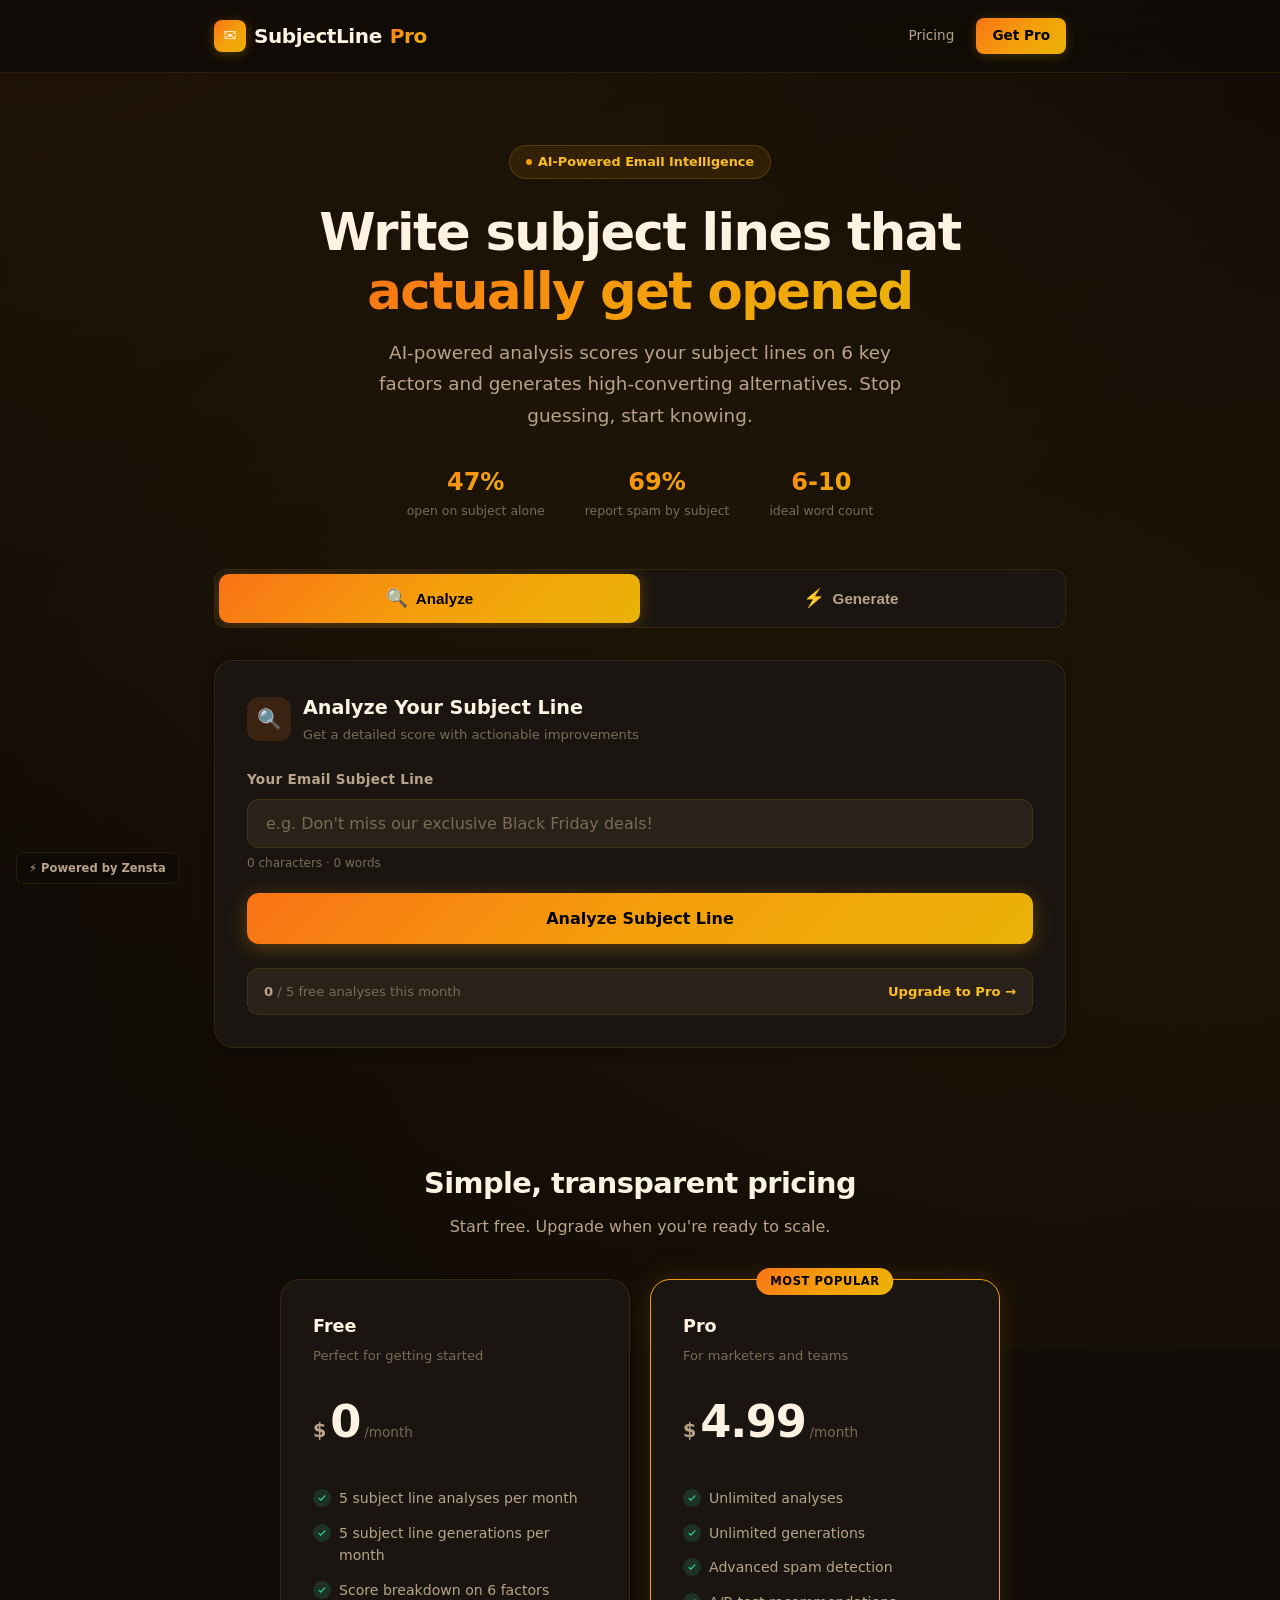
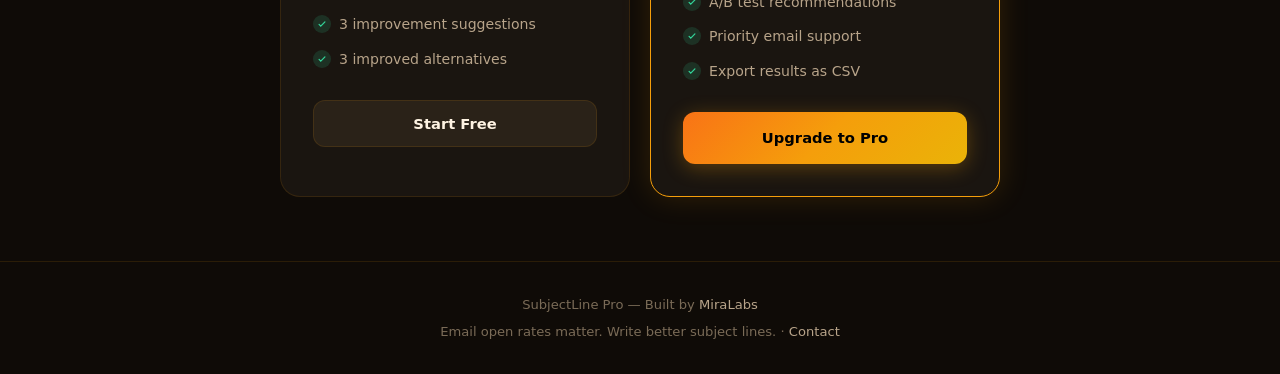
<file: subjectline.html>
<!DOCTYPE html>
<html lang="en">
<head>
<meta charset="UTF-8">
<meta name="viewport" content="width=device-width, initial-scale=1.0">
<title>SubjectLine Pro — AI Email Subject Line Analyzer & Generator</title>
<meta name="description" content="Write email subject lines that actually get opened. AI-powered analysis scores your subject lines 1-100 and generates high-converting alternatives. Free to try.">
<style>
*, *::before, *::after { margin: 0; padding: 0; box-sizing: border-box; }

:root {
  --bg: #fffaf5;
  --bg-deep: #0f0b07;
  --bg-card: #1a1510;
  --bg-card-alt: #231d14;
  --bg-surface: #2a2218;
  --accent: #f59e0b;
  --accent-light: #fbbf24;
  --accent-warm: #f97316;
  --accent-hot: #ef4444;
  --accent-glow: rgba(245, 158, 11, 0.25);
  --accent-gradient: linear-gradient(135deg, #f97316, #f59e0b, #eab308);
  --accent-gradient-hot: linear-gradient(135deg, #ef4444, #f97316, #f59e0b);
  --text: #fef3e2;
  --text-muted: #b8a48a;
  --text-dim: #7a6b57;
  --border: rgba(245, 158, 11, 0.12);
  --border-active: rgba(245, 158, 11, 0.35);
  --green: #34d399;
  --green-bg: rgba(52, 211, 153, 0.1);
  --green-text: #6ee7b7;
  --red: #f87171;
  --red-bg: rgba(248, 113, 113, 0.1);
  --red-text: #fca5a5;
  --yellow: #fbbf24;
  --yellow-bg: rgba(251, 191, 36, 0.1);
  --blue: #60a5fa;
  --blue-bg: rgba(96, 165, 250, 0.1);
  --radius: 12px;
  --radius-lg: 20px;
  --radius-xl: 28px;
  --shadow-sm: 0 1px 3px rgba(0,0,0,0.3);
  --shadow: 0 4px 12px rgba(0,0,0,0.3);
  --shadow-lg: 0 12px 40px rgba(0,0,0,0.4);
  --shadow-glow: 0 0 30px rgba(245, 158, 11, 0.15);
}

html { scroll-behavior: smooth; }

body {
  font-family: 'Segoe UI', system-ui, -apple-system, BlinkMacSystemFont, sans-serif;
  background: var(--bg-deep);
  color: var(--text);
  line-height: 1.6;
  min-height: 100vh;
  overflow-x: hidden;
  -webkit-font-smoothing: antialiased;
}

body::before {
  content: '';
  position: fixed;
  top: -50%; left: -50%;
  width: 200%; height: 200%;
  background:
    radial-gradient(ellipse at 25% 15%, rgba(249, 115, 22, 0.07) 0%, transparent 50%),
    radial-gradient(ellipse at 75% 75%, rgba(245, 158, 11, 0.05) 0%, transparent 50%),
    radial-gradient(ellipse at 50% 50%, rgba(234, 179, 8, 0.03) 0%, transparent 70%);
  z-index: 0;
  pointer-events: none;
}

/* === ANIMATIONS === */
@keyframes fadeInUp {
  from { opacity: 0; transform: translateY(24px); }
  to { opacity: 1; transform: translateY(0); }
}
@keyframes fadeIn {
  from { opacity: 0; }
  to { opacity: 1; }
}
@keyframes scaleIn {
  from { opacity: 0; transform: scale(0.92); }
  to { opacity: 1; transform: scale(1); }
}
@keyframes gaugeAnim {
  from { stroke-dashoffset: 283; }
}
@keyframes shimmer {
  0% { background-position: -200% 0; }
  100% { background-position: 200% 0; }
}
@keyframes pulse {
  0%, 100% { opacity: 1; }
  50% { opacity: 0.6; }
}
@keyframes float {
  0%, 100% { transform: translateY(0); }
  50% { transform: translateY(-6px); }
}
@keyframes copyFlash {
  0% { background: var(--green); transform: scale(1); }
  50% { background: var(--green-text); transform: scale(1.05); }
  100% { background: var(--green); transform: scale(1); }
}
@keyframes slideDown {
  from { opacity: 0; transform: translateY(-10px); max-height: 0; }
  to { opacity: 1; transform: translateY(0); max-height: 800px; }
}
@keyframes barFill {
  from { width: 0; }
}

.container {
  max-width: 900px;
  margin: 0 auto;
  padding: 0 24px;
  position: relative;
  z-index: 1;
}

/* === NAV === */
nav {
  padding: 18px 0;
  border-bottom: 1px solid var(--border);
  backdrop-filter: blur(20px);
  position: sticky;
  top: 0;
  z-index: 100;
  background: rgba(15, 11, 7, 0.85);
}
nav .container {
  display: flex;
  justify-content: space-between;
  align-items: center;
}
.logo {
  font-size: 1.25rem;
  font-weight: 800;
  text-decoration: none;
  color: var(--text);
  letter-spacing: -0.02em;
  display: flex;
  align-items: center;
  gap: 8px;
}
.logo-icon {
  width: 32px; height: 32px;
  background: var(--accent-gradient);
  border-radius: 8px;
  display: flex; align-items: center; justify-content: center;
  font-size: 16px;
  box-shadow: 0 2px 12px rgba(245, 158, 11, 0.3);
}
.logo span {
  background: var(--accent-gradient);
  -webkit-background-clip: text;
  -webkit-text-fill-color: transparent;
  background-clip: text;
}
.nav-links { display: flex; gap: 8px; align-items: center; }
.nav-link {
  color: var(--text-muted);
  text-decoration: none;
  font-size: 0.85rem;
  font-weight: 500;
  padding: 7px 14px;
  border-radius: 8px;
  transition: all 0.2s;
}
.nav-link:hover { color: var(--text); background: rgba(245, 158, 11, 0.08); }
.nav-cta {
  background: var(--accent-gradient);
  color: #000;
  font-weight: 700;
  padding: 7px 16px;
  border-radius: 8px;
  font-size: 0.85rem;
  text-decoration: none;
  transition: all 0.2s;
  box-shadow: 0 2px 12px rgba(245, 158, 11, 0.25);
}
.nav-cta:hover { transform: translateY(-1px); box-shadow: 0 4px 20px rgba(245, 158, 11, 0.35); }

/* === HERO === */
.hero {
  text-align: center;
  padding: 72px 0 48px;
  animation: fadeInUp 0.8s ease;
}
.hero-badge {
  display: inline-flex;
  align-items: center;
  gap: 6px;
  background: rgba(245, 158, 11, 0.1);
  border: 1px solid rgba(245, 158, 11, 0.2);
  border-radius: 100px;
  padding: 6px 16px;
  font-size: 0.8rem;
  font-weight: 600;
  color: var(--accent-light);
  margin-bottom: 24px;
}
.hero-badge-dot {
  width: 6px; height: 6px;
  background: var(--accent);
  border-radius: 50%;
  animation: pulse 2s infinite;
}
.hero h1 {
  font-size: clamp(2.2rem, 5vw, 3.2rem);
  font-weight: 900;
  letter-spacing: -0.03em;
  line-height: 1.15;
  margin-bottom: 16px;
}
.hero h1 .gradient-text {
  background: var(--accent-gradient);
  -webkit-background-clip: text;
  -webkit-text-fill-color: transparent;
  background-clip: text;
}
.hero p {
  font-size: 1.15rem;
  color: var(--text-muted);
  max-width: 560px;
  margin: 0 auto 32px;
  line-height: 1.7;
}
.hero-stats {
  display: flex;
  justify-content: center;
  gap: 40px;
  margin-top: 32px;
}
.hero-stat {
  text-align: center;
}
.hero-stat-num {
  font-size: 1.5rem;
  font-weight: 800;
  background: var(--accent-gradient);
  -webkit-background-clip: text;
  -webkit-text-fill-color: transparent;
  background-clip: text;
}
.hero-stat-label {
  font-size: 0.78rem;
  color: var(--text-dim);
  font-weight: 500;
}

/* === TABS === */
.tabs-section {
  padding: 0 0 48px;
  animation: fadeInUp 0.8s ease 0.2s both;
}
.tab-bar {
  display: flex;
  background: var(--bg-card);
  border-radius: var(--radius);
  padding: 4px;
  border: 1px solid var(--border);
  margin-bottom: 32px;
  position: relative;
  overflow: hidden;
}
.tab-btn {
  flex: 1;
  padding: 14px 20px;
  background: none;
  border: none;
  color: var(--text-muted);
  font-size: 0.95rem;
  font-weight: 600;
  cursor: pointer;
  border-radius: 10px;
  transition: all 0.3s;
  position: relative;
  z-index: 2;
  display: flex;
  align-items: center;
  justify-content: center;
  gap: 8px;
}
.tab-btn.active {
  color: #000;
  background: var(--accent-gradient);
  box-shadow: 0 2px 16px rgba(245, 158, 11, 0.3);
}
.tab-btn:not(.active):hover {
  color: var(--text);
  background: rgba(245, 158, 11, 0.08);
}
.tab-icon {
  font-size: 1.1rem;
}

.tab-content {
  display: none;
  animation: scaleIn 0.4s ease;
}
.tab-content.active { display: block; }

/* === CARDS === */
.card {
  background: var(--bg-card);
  border: 1px solid var(--border);
  border-radius: var(--radius-lg);
  padding: 32px;
  box-shadow: var(--shadow);
}
.card-header {
  display: flex;
  align-items: center;
  gap: 12px;
  margin-bottom: 24px;
}
.card-icon {
  width: 44px; height: 44px;
  border-radius: 12px;
  display: flex; align-items: center; justify-content: center;
  font-size: 20px;
  flex-shrink: 0;
}
.card-icon.orange { background: rgba(249, 115, 22, 0.15); }
.card-icon.blue { background: rgba(96, 165, 250, 0.15); }
.card-title {
  font-size: 1.2rem;
  font-weight: 700;
}
.card-subtitle {
  font-size: 0.82rem;
  color: var(--text-dim);
}

/* === FORM ELEMENTS === */
.input-group {
  margin-bottom: 20px;
}
.input-label {
  display: block;
  font-size: 0.85rem;
  font-weight: 600;
  color: var(--text-muted);
  margin-bottom: 8px;
  letter-spacing: 0.02em;
}
.input-field {
  width: 100%;
  padding: 14px 18px;
  background: var(--bg-surface);
  border: 1px solid var(--border);
  border-radius: var(--radius);
  color: var(--text);
  font-size: 1rem;
  font-family: inherit;
  transition: all 0.2s;
  outline: none;
}
.input-field:focus {
  border-color: var(--accent);
  box-shadow: 0 0 0 3px var(--accent-glow);
}
.input-field::placeholder {
  color: var(--text-dim);
}
textarea.input-field {
  resize: vertical;
  min-height: 100px;
  line-height: 1.6;
}
.input-hint {
  font-size: 0.75rem;
  color: var(--text-dim);
  margin-top: 6px;
}

.select-row {
  display: grid;
  grid-template-columns: 1fr 1fr;
  gap: 16px;
  margin-bottom: 20px;
}
@media (max-width: 600px) {
  .select-row { grid-template-columns: 1fr; }
}
select.input-field {
  appearance: none;
  background-image: url("data:image/svg+xml,%3Csvg xmlns='http://www.w3.org/2000/svg' width='12' height='12' viewBox='0 0 12 12'%3E%3Cpath fill='%23b8a48a' d='M6 8L1 3h10z'/%3E%3C/svg%3E");
  background-repeat: no-repeat;
  background-position: right 14px center;
  padding-right: 36px;
  cursor: pointer;
}

.btn-primary {
  width: 100%;
  padding: 16px 24px;
  background: var(--accent-gradient);
  color: #000;
  border: none;
  border-radius: var(--radius);
  font-size: 1rem;
  font-weight: 700;
  font-family: inherit;
  cursor: pointer;
  transition: all 0.25s;
  box-shadow: 0 4px 20px rgba(245, 158, 11, 0.3);
  display: flex;
  align-items: center;
  justify-content: center;
  gap: 8px;
  position: relative;
  overflow: hidden;
}
.btn-primary:hover {
  transform: translateY(-2px);
  box-shadow: 0 8px 32px rgba(245, 158, 11, 0.4);
}
.btn-primary:active {
  transform: translateY(0);
}
.btn-primary:disabled {
  opacity: 0.5;
  cursor: not-allowed;
  transform: none;
}
.btn-primary .spinner {
  width: 18px; height: 18px;
  border: 2px solid rgba(0,0,0,0.2);
  border-top-color: #000;
  border-radius: 50%;
  animation: spin 0.6s linear infinite;
  display: none;
}
.btn-primary.loading .spinner { display: block; }
.btn-primary.loading .btn-text { opacity: 0.4; }
@keyframes spin { to { transform: rotate(360deg); } }

/* === RESULTS === */
.results-area {
  margin-top: 32px;
  display: none;
}
.results-area.visible {
  display: block;
  animation: fadeInUp 0.5s ease;
}

/* Gauge */
.gauge-container {
  display: flex;
  flex-direction: column;
  align-items: center;
  margin-bottom: 32px;
}
.gauge-wrap {
  position: relative;
  width: 180px;
  height: 180px;
}
.gauge-svg {
  width: 180px;
  height: 180px;
  transform: rotate(-90deg);
}
.gauge-bg {
  fill: none;
  stroke: var(--bg-surface);
  stroke-width: 10;
}
.gauge-fill {
  fill: none;
  stroke-width: 10;
  stroke-linecap: round;
  transition: stroke-dashoffset 1.2s ease, stroke 0.5s ease;
}
.gauge-center {
  position: absolute;
  top: 50%; left: 50%;
  transform: translate(-50%, -50%);
  text-align: center;
}
.gauge-score {
  font-size: 2.8rem;
  font-weight: 900;
  letter-spacing: -0.02em;
  line-height: 1;
}
.gauge-label {
  font-size: 0.78rem;
  color: var(--text-dim);
  font-weight: 600;
  text-transform: uppercase;
  letter-spacing: 0.08em;
  margin-top: 4px;
}
.gauge-rating {
  font-size: 0.95rem;
  font-weight: 700;
  margin-top: 12px;
  padding: 4px 16px;
  border-radius: 100px;
}

/* Factor bars */
.factors-grid {
  display: grid;
  gap: 12px;
  margin-bottom: 28px;
}
.factor-row {
  display: flex;
  align-items: center;
  gap: 12px;
  padding: 12px 16px;
  background: var(--bg-surface);
  border-radius: var(--radius);
  border: 1px solid var(--border);
}
.factor-icon {
  width: 32px; height: 32px;
  border-radius: 8px;
  display: flex; align-items: center; justify-content: center;
  font-size: 14px;
  flex-shrink: 0;
}
.factor-info { flex: 1; min-width: 0; }
.factor-name {
  font-size: 0.82rem;
  font-weight: 600;
  color: var(--text);
}
.factor-detail {
  font-size: 0.72rem;
  color: var(--text-dim);
  margin-top: 1px;
}
.factor-bar-wrap {
  flex: 1;
  max-width: 120px;
  height: 6px;
  background: rgba(255,255,255,0.06);
  border-radius: 3px;
  overflow: hidden;
}
.factor-bar {
  height: 100%;
  border-radius: 3px;
  animation: barFill 0.8s ease;
}
.factor-score {
  font-size: 0.82rem;
  font-weight: 700;
  width: 36px;
  text-align: right;
  flex-shrink: 0;
}

/* Suggestions */
.suggestions-card {
  background: var(--bg-surface);
  border: 1px solid var(--border);
  border-radius: var(--radius);
  padding: 24px;
  margin-bottom: 24px;
}
.suggestions-title {
  font-size: 0.9rem;
  font-weight: 700;
  margin-bottom: 14px;
  display: flex;
  align-items: center;
  gap: 8px;
}
.suggestion-item {
  display: flex;
  gap: 10px;
  padding: 10px 0;
  border-bottom: 1px solid var(--border);
  font-size: 0.88rem;
  color: var(--text-muted);
  line-height: 1.5;
}
.suggestion-item:last-child { border-bottom: none; }
.suggestion-bullet {
  width: 22px; height: 22px;
  min-width: 22px;
  border-radius: 50%;
  background: rgba(245, 158, 11, 0.12);
  display: flex; align-items: center; justify-content: center;
  font-size: 0.7rem;
  font-weight: 700;
  color: var(--accent-light);
  margin-top: 1px;
}

/* Improved versions */
.improved-card {
  background: var(--bg-surface);
  border: 1px solid var(--border);
  border-radius: var(--radius);
  padding: 24px;
  margin-bottom: 12px;
}
.improved-title {
  font-size: 0.9rem;
  font-weight: 700;
  margin-bottom: 14px;
  display: flex; align-items: center; gap: 8px;
}

/* Subject line result items */
.subject-item {
  display: flex;
  align-items: center;
  gap: 12px;
  padding: 14px 16px;
  background: var(--bg-card);
  border: 1px solid var(--border);
  border-radius: var(--radius);
  margin-bottom: 8px;
  transition: all 0.2s;
}
.subject-item:hover {
  border-color: var(--border-active);
  background: var(--bg-card-alt);
}
.subject-rank {
  width: 28px; height: 28px;
  min-width: 28px;
  border-radius: 8px;
  background: rgba(245, 158, 11, 0.1);
  display: flex; align-items: center; justify-content: center;
  font-size: 0.75rem;
  font-weight: 700;
  color: var(--accent-light);
}
.subject-text {
  flex: 1;
  font-size: 0.92rem;
  font-weight: 500;
  line-height: 1.4;
  min-width: 0;
  word-break: break-word;
}
.subject-score-badge {
  padding: 4px 10px;
  border-radius: 6px;
  font-size: 0.75rem;
  font-weight: 700;
  flex-shrink: 0;
}
.copy-btn {
  background: rgba(245, 158, 11, 0.12);
  border: 1px solid rgba(245, 158, 11, 0.2);
  color: var(--accent-light);
  padding: 6px 12px;
  border-radius: 8px;
  font-size: 0.75rem;
  font-weight: 600;
  cursor: pointer;
  transition: all 0.2s;
  flex-shrink: 0;
  font-family: inherit;
}
.copy-btn:hover {
  background: rgba(245, 158, 11, 0.2);
  border-color: rgba(245, 158, 11, 0.4);
}
.copy-btn.copied {
  background: var(--green);
  color: #000;
  border-color: var(--green);
  animation: copyFlash 0.4s ease;
}

/* Score badge colors */
.score-high { background: var(--green-bg); color: var(--green-text); }
.score-mid { background: var(--yellow-bg); color: var(--yellow); }
.score-low { background: var(--red-bg); color: var(--red-text); }

/* Spam flags */
.spam-flags {
  display: flex;
  flex-wrap: wrap;
  gap: 6px;
  margin-top: 6px;
}
.spam-tag {
  display: inline-flex;
  align-items: center;
  gap: 4px;
  padding: 3px 10px;
  background: var(--red-bg);
  border: 1px solid rgba(248, 113, 113, 0.2);
  border-radius: 100px;
  font-size: 0.72rem;
  font-weight: 600;
  color: var(--red-text);
}

/* === USAGE COUNTER === */
.usage-bar {
  display: flex;
  align-items: center;
  justify-content: space-between;
  padding: 12px 16px;
  background: var(--bg-surface);
  border: 1px solid var(--border);
  border-radius: var(--radius);
  margin-top: 24px;
  font-size: 0.82rem;
}
.usage-text { color: var(--text-dim); }
.usage-text strong { color: var(--text-muted); }
.usage-upgrade {
  color: var(--accent-light);
  text-decoration: none;
  font-weight: 600;
  transition: color 0.2s;
}
.usage-upgrade:hover { color: var(--accent); }

/* === PRICING === */
.pricing-section {
  padding: 64px 0;
  animation: fadeInUp 0.8s ease 0.4s both;
}
.section-title {
  text-align: center;
  font-size: 1.8rem;
  font-weight: 800;
  margin-bottom: 8px;
  letter-spacing: -0.02em;
}
.section-subtitle {
  text-align: center;
  color: var(--text-muted);
  font-size: 1rem;
  margin-bottom: 40px;
}
.pricing-grid {
  display: grid;
  grid-template-columns: 1fr 1fr;
  gap: 20px;
  max-width: 720px;
  margin: 0 auto;
}
@media (max-width: 640px) {
  .pricing-grid { grid-template-columns: 1fr; }
}
.pricing-card {
  background: var(--bg-card);
  border: 1px solid var(--border);
  border-radius: var(--radius-lg);
  padding: 32px;
  position: relative;
  transition: all 0.3s;
}
.pricing-card:hover {
  border-color: var(--border-active);
  transform: translateY(-4px);
  box-shadow: var(--shadow-glow);
}
.pricing-card.featured {
  border-color: var(--accent);
  box-shadow: var(--shadow-glow);
}
.pricing-popular {
  position: absolute;
  top: -12px; left: 50%;
  transform: translateX(-50%);
  background: var(--accent-gradient);
  color: #000;
  font-size: 0.72rem;
  font-weight: 700;
  padding: 4px 14px;
  border-radius: 100px;
  text-transform: uppercase;
  letter-spacing: 0.05em;
}
.pricing-name {
  font-size: 1.1rem;
  font-weight: 700;
  margin-bottom: 4px;
}
.pricing-desc {
  font-size: 0.82rem;
  color: var(--text-dim);
  margin-bottom: 20px;
}
.pricing-amount {
  display: flex;
  align-items: baseline;
  gap: 4px;
  margin-bottom: 24px;
}
.pricing-currency {
  font-size: 1.2rem;
  font-weight: 700;
  color: var(--text-muted);
}
.pricing-price {
  font-size: 2.8rem;
  font-weight: 900;
  letter-spacing: -0.03em;
}
.pricing-period {
  font-size: 0.85rem;
  color: var(--text-dim);
}
.pricing-features {
  list-style: none;
  margin-bottom: 24px;
}
.pricing-features li {
  display: flex;
  align-items: flex-start;
  gap: 8px;
  padding: 6px 0;
  font-size: 0.88rem;
  color: var(--text-muted);
}
.pricing-features li::before {
  content: '';
  width: 18px; height: 18px;
  min-width: 18px;
  border-radius: 50%;
  background: rgba(52, 211, 153, 0.15);
  display: flex; align-items: center; justify-content: center;
  margin-top: 2px;
  background-image: url("data:image/svg+xml,%3Csvg xmlns='http://www.w3.org/2000/svg' width='10' height='10' viewBox='0 0 24 24' fill='none' stroke='%2334d399' stroke-width='3' stroke-linecap='round'%3E%3Cpath d='M5 13l4 4L19 7'/%3E%3C/svg%3E");
  background-repeat: no-repeat;
  background-position: center;
}
.pricing-btn {
  display: block;
  width: 100%;
  padding: 14px;
  border-radius: var(--radius);
  font-size: 0.92rem;
  font-weight: 700;
  text-align: center;
  text-decoration: none;
  cursor: pointer;
  transition: all 0.25s;
  border: none;
  font-family: inherit;
}
.pricing-btn-free {
  background: var(--bg-surface);
  color: var(--text);
  border: 1px solid var(--border);
}
.pricing-btn-free:hover { border-color: var(--border-active); background: var(--bg-card-alt); }
.pricing-btn-pro {
  background: var(--accent-gradient);
  color: #000;
  box-shadow: 0 4px 20px rgba(245, 158, 11, 0.3);
}
.pricing-btn-pro:hover { transform: translateY(-2px); box-shadow: 0 6px 28px rgba(245, 158, 11, 0.4); }

/* === FOOTER === */
footer {
  border-top: 1px solid var(--border);
  padding: 32px 0;
  text-align: center;
  color: var(--text-dim);
  font-size: 0.82rem;
}
footer a {
  color: var(--text-muted);
  text-decoration: none;
  transition: color 0.2s;
}
footer a:hover { color: var(--accent-light); }

/* === RESPONSIVE === */
@media (max-width: 640px) {
  .hero { padding: 48px 0 32px; }
  .hero h1 { font-size: 1.8rem; }
  .hero-stats { gap: 24px; }
  .card { padding: 24px; }
  .factor-row { flex-wrap: wrap; gap: 8px; }
  .factor-bar-wrap { max-width: none; }
  .subject-item { flex-wrap: wrap; gap: 8px; }
  .subject-score-badge { font-size: 0.7rem; }
  .gauge-wrap { width: 150px; height: 150px; }
  .gauge-svg { width: 150px; height: 150px; }
  .gauge-score { font-size: 2.2rem; }
}

/* ===== GTM: SHARE BANNER ===== */
.share-banner {
  display: none;
  background: var(--bg-card);
  border: 1px solid var(--border-active);
  border-radius: var(--radius);
  padding: 20px 24px;
  margin-top: 20px;
  text-align: center;
  animation: fadeInUp 0.4s ease;
}
.share-banner.visible { display: block; }
.share-banner h4 {
  font-size: 1rem;
  color: var(--accent-light);
  margin-bottom: 4px;
}
.share-banner p {
  font-size: 0.85rem;
  color: var(--text-muted);
  margin-bottom: 14px;
}
.share-buttons {
  display: flex;
  gap: 10px;
  justify-content: center;
  flex-wrap: wrap;
}
.share-btn {
  display: inline-flex;
  align-items: center;
  gap: 6px;
  padding: 8px 16px;
  border-radius: 8px;
  border: none;
  font-size: 0.82rem;
  font-weight: 600;
  cursor: pointer;
  transition: transform 0.15s, box-shadow 0.15s;
  text-decoration: none;
  color: #fff;
}
.share-btn:hover { transform: translateY(-1px); box-shadow: 0 4px 12px rgba(0,0,0,0.3); }
.share-btn.twitter { background: #1da1f2; }
.share-btn.linkedin { background: #0a66c2; }
.share-btn.copy-link { background: var(--accent); }
.share-btn svg { width: 16px; height: 16px; }
.share-bonus {
  display: none;
  font-size: 0.8rem;
  color: var(--green-text);
  font-weight: 600;
  margin-top: 10px;
}
.share-bonus.visible { display: block; }

/* ===== GTM: POWERED BY BADGE ===== */
.powered-badge {
  position: fixed;
  bottom: 16px;
  left: 16px;
  background: rgba(15, 11, 7, 0.95);
  backdrop-filter: blur(8px);
  border: 1px solid var(--border);
  border-radius: 8px;
  padding: 6px 12px;
  font-size: 0.72rem;
  font-weight: 600;
  color: var(--text-muted);
  text-decoration: none;
  z-index: 9999;
  transition: box-shadow 0.2s, transform 0.2s;
}
.powered-badge:hover {
  box-shadow: 0 4px 12px rgba(245,158,11,0.2);
  transform: translateY(-1px);
  color: var(--accent-light);
}
</style>
</head>
<body>

<!-- NAV -->
<nav>
  <div class="container">
    <a href="#" class="logo">
      <div class="logo-icon">&#9993;</div>
      SubjectLine <span>Pro</span>
    </a>
    <div class="nav-links">
      <a href="#pricing" class="nav-link">Pricing</a>
      <a href="mailto:hello@miralabs.agency?subject=SubjectLine Pro — Upgrade to Pro" class="nav-cta">Get Pro</a>
    </div>
  </div>
</nav>

<!-- HERO -->
<section class="hero">
  <div class="container">
    <div class="hero-badge">
      <div class="hero-badge-dot"></div>
      AI-Powered Email Intelligence
    </div>
    <h1>Write subject lines that<br><span class="gradient-text">actually get opened</span></h1>
    <p>AI-powered analysis scores your subject lines on 6 key factors and generates high-converting alternatives. Stop guessing, start knowing.</p>
    <div class="hero-stats">
      <div class="hero-stat">
        <div class="hero-stat-num">47%</div>
        <div class="hero-stat-label">open on subject alone</div>
      </div>
      <div class="hero-stat">
        <div class="hero-stat-num">69%</div>
        <div class="hero-stat-label">report spam by subject</div>
      </div>
      <div class="hero-stat">
        <div class="hero-stat-num">6-10</div>
        <div class="hero-stat-label">ideal word count</div>
      </div>
    </div>
  </div>
</section>

<!-- TABS SECTION -->
<section class="tabs-section">
  <div class="container">
    <div class="tab-bar">
      <button class="tab-btn active" data-tab="analyze" onclick="switchTab('analyze')">
        <span class="tab-icon">&#128269;</span> Analyze
      </button>
      <button class="tab-btn" data-tab="generate" onclick="switchTab('generate')">
        <span class="tab-icon">&#9889;</span> Generate
      </button>
    </div>

    <!-- ANALYZE TAB -->
    <div id="tab-analyze" class="tab-content active">
      <div class="card">
        <div class="card-header">
          <div class="card-icon orange">&#128269;</div>
          <div>
            <div class="card-title">Analyze Your Subject Line</div>
            <div class="card-subtitle">Get a detailed score with actionable improvements</div>
          </div>
        </div>
        <div class="input-group">
          <label class="input-label">Your Email Subject Line</label>
          <input type="text" id="analyze-input" class="input-field" placeholder="e.g. Don't miss our exclusive Black Friday deals!" maxlength="200" autocomplete="off">
          <div class="input-hint" id="char-count">0 characters &middot; 0 words</div>
        </div>
        <button class="btn-primary" id="analyze-btn" onclick="analyzeSubject()">
          <span class="spinner"></span>
          <span class="btn-text">Analyze Subject Line</span>
        </button>

        <div id="analyze-results" class="results-area">
          <!-- Gauge -->
          <div class="gauge-container">
            <div class="gauge-wrap">
              <svg class="gauge-svg" viewBox="0 0 100 100">
                <circle class="gauge-bg" cx="50" cy="50" r="45"/>
                <circle class="gauge-fill" id="gauge-circle" cx="50" cy="50" r="45" stroke-dasharray="283" stroke-dashoffset="283"/>
              </svg>
              <div class="gauge-center">
                <div class="gauge-score" id="gauge-score">0</div>
                <div class="gauge-label">Overall</div>
              </div>
            </div>
            <div class="gauge-rating" id="gauge-rating">-</div>
          </div>

          <!-- Factor breakdown -->
          <div class="factors-grid" id="factors-grid"></div>

          <!-- Spam flags -->
          <div id="spam-section" style="display:none; margin-bottom: 20px;">
            <div class="suggestions-card" style="border-color: rgba(248, 113, 113, 0.2);">
              <div class="suggestions-title" style="color: var(--red-text);">&#9888; Spam Triggers Detected</div>
              <div class="spam-flags" id="spam-flags"></div>
            </div>
          </div>

          <!-- Suggestions -->
          <div class="suggestions-card">
            <div class="suggestions-title">&#128161; Improvement Suggestions</div>
            <div id="suggestions-list"></div>
          </div>

          <!-- Improved versions -->
          <div class="improved-card">
            <div class="improved-title">&#10024; Improved Versions</div>
            <div id="improved-list"></div>
          </div>

          <!-- GTM: Share Banner (Analyze) -->
          <div class="share-banner" id="shareBannerAnalyze">
            <h4>Share this tool to get 3 more free analyses!</h4>
            <p>Help a fellow marketer write better email subject lines</p>
            <div class="share-buttons">
              <button class="share-btn twitter" onclick="shareOnTwitter()"><svg viewBox="0 0 24 24" fill="currentColor"><path d="M18.244 2.25h3.308l-7.227 8.26 8.502 11.24H16.17l-5.214-6.817L4.99 21.75H1.68l7.73-8.835L1.254 2.25H8.08l4.713 6.231zm-1.161 17.52h1.833L7.084 4.126H5.117z"/></svg> Tweet</button>
              <button class="share-btn linkedin" onclick="shareOnLinkedIn()"><svg viewBox="0 0 24 24" fill="currentColor"><path d="M20.447 20.452h-3.554v-5.569c0-1.328-.027-3.037-1.852-3.037-1.853 0-2.136 1.445-2.136 2.939v5.667H9.351V9h3.414v1.561h.046c.477-.9 1.637-1.85 3.37-1.85 3.601 0 4.267 2.37 4.267 5.455v6.286zM5.337 7.433c-1.144 0-2.063-.926-2.063-2.065 0-1.138.92-2.063 2.063-2.063 1.14 0 2.064.925 2.064 2.063 0 1.139-.925 2.065-2.064 2.065zm1.782 13.019H3.555V9h3.564v11.452zM22.225 0H1.771C.792 0 0 .774 0 1.729v20.542C0 23.227.792 24 1.771 24h20.451C23.2 24 24 23.227 24 22.271V1.729C24 .774 23.2 0 22.222 0h.003z"/></svg> Share</button>
              <button class="share-btn copy-link" onclick="copyShareLink()"><svg viewBox="0 0 24 24" fill="none" stroke="currentColor" stroke-width="2"><path d="M10 13a5 5 0 007.54.54l3-3a5 5 0 00-7.07-7.07l-1.72 1.71"/><path d="M14 11a5 5 0 00-7.54-.54l-3 3a5 5 0 007.07 7.07l1.71-1.71"/></svg> Copy Link</button>
            </div>
            <div class="share-bonus" id="shareBonusAnalyze">+3 free uses added! Thank you for sharing.</div>
          </div>
        </div>

        <div class="usage-bar">
          <span class="usage-text"><strong id="usage-count-analyze">0</strong> / 5 free analyses this month</span>
          <a href="#pricing" class="usage-upgrade">Upgrade to Pro &rarr;</a>
        </div>
      </div>
    </div>

    <!-- GENERATE TAB -->
    <div id="tab-generate" class="tab-content">
      <div class="card">
        <div class="card-header">
          <div class="card-icon blue">&#9889;</div>
          <div>
            <div class="card-title">Generate Subject Lines</div>
            <div class="card-subtitle">Get 10 high-converting options tailored to your email</div>
          </div>
        </div>
        <div class="input-group">
          <label class="input-label">What's the email about?</label>
          <textarea id="gen-topic" class="input-field" placeholder="e.g. We're launching a new project management tool with AI features. Targeting startup founders. Want them to sign up for early access."></textarea>
        </div>
        <div class="select-row">
          <div class="input-group">
            <label class="input-label">Tone</label>
            <select id="gen-tone" class="input-field">
              <option value="professional">Professional</option>
              <option value="casual">Casual</option>
              <option value="urgent">Urgent</option>
              <option value="curious">Curious</option>
            </select>
          </div>
          <div class="input-group">
            <label class="input-label">Goal</label>
            <select id="gen-goal" class="input-field">
              <option value="open">Maximize Open Rate</option>
              <option value="click">Maximize Click Rate</option>
              <option value="reply">Maximize Reply Rate</option>
            </select>
          </div>
        </div>
        <button class="btn-primary" id="gen-btn" onclick="generateSubjects()">
          <span class="spinner"></span>
          <span class="btn-text">Generate 10 Subject Lines</span>
        </button>

        <div id="generate-results" class="results-area">
          <div id="generated-list"></div>
          <!-- GTM: Share Banner (Generate) -->
          <div class="share-banner" id="shareBannerGenerate">
            <h4>Share this tool to get 3 more free generations!</h4>
            <p>Help a fellow marketer write better email subject lines</p>
            <div class="share-buttons">
              <button class="share-btn twitter" onclick="shareOnTwitter()"><svg viewBox="0 0 24 24" fill="currentColor"><path d="M18.244 2.25h3.308l-7.227 8.26 8.502 11.24H16.17l-5.214-6.817L4.99 21.75H1.68l7.73-8.835L1.254 2.25H8.08l4.713 6.231zm-1.161 17.52h1.833L7.084 4.126H5.117z"/></svg> Tweet</button>
              <button class="share-btn linkedin" onclick="shareOnLinkedIn()"><svg viewBox="0 0 24 24" fill="currentColor"><path d="M20.447 20.452h-3.554v-5.569c0-1.328-.027-3.037-1.852-3.037-1.853 0-2.136 1.445-2.136 2.939v5.667H9.351V9h3.414v1.561h.046c.477-.9 1.637-1.85 3.37-1.85 3.601 0 4.267 2.37 4.267 5.455v6.286zM5.337 7.433c-1.144 0-2.063-.926-2.063-2.065 0-1.138.92-2.063 2.063-2.063 1.14 0 2.064.925 2.064 2.063 0 1.139-.925 2.065-2.064 2.065zm1.782 13.019H3.555V9h3.564v11.452zM22.225 0H1.771C.792 0 0 .774 0 1.729v20.542C0 23.227.792 24 1.771 24h20.451C23.2 24 24 23.227 24 22.271V1.729C24 .774 23.2 0 22.222 0h.003z"/></svg> Share</button>
              <button class="share-btn copy-link" onclick="copyShareLink()"><svg viewBox="0 0 24 24" fill="none" stroke="currentColor" stroke-width="2"><path d="M10 13a5 5 0 007.54.54l3-3a5 5 0 00-7.07-7.07l-1.72 1.71"/><path d="M14 11a5 5 0 00-7.54-.54l-3 3a5 5 0 007.07 7.07l1.71-1.71"/></svg> Copy Link</button>
            </div>
            <div class="share-bonus" id="shareBonusGenerate">+3 free uses added! Thank you for sharing.</div>
          </div>
        </div>

        <div class="usage-bar">
          <span class="usage-text"><strong id="usage-count-gen">0</strong> / 5 free generations this month</span>
          <a href="#pricing" class="usage-upgrade">Upgrade to Pro &rarr;</a>
        </div>
      </div>
    </div>
  </div>
</section>

<!-- PRICING -->
<section class="pricing-section" id="pricing">
  <div class="container">
    <div class="section-title">Simple, transparent pricing</div>
    <div class="section-subtitle">Start free. Upgrade when you're ready to scale.</div>
    <div class="pricing-grid">
      <div class="pricing-card">
        <div class="pricing-name">Free</div>
        <div class="pricing-desc">Perfect for getting started</div>
        <div class="pricing-amount">
          <span class="pricing-currency">$</span>
          <span class="pricing-price">0</span>
          <span class="pricing-period">/month</span>
        </div>
        <ul class="pricing-features">
          <li>5 subject line analyses per month</li>
          <li>5 subject line generations per month</li>
          <li>Score breakdown on 6 factors</li>
          <li>3 improvement suggestions</li>
          <li>3 improved alternatives</li>
        </ul>
        <button class="pricing-btn pricing-btn-free" onclick="switchTab('analyze'); window.scrollTo({top: 0, behavior: 'smooth'});">Start Free</button>
      </div>
      <div class="pricing-card featured">
        <div class="pricing-popular">Most Popular</div>
        <div class="pricing-name">Pro</div>
        <div class="pricing-desc">For marketers and teams</div>
        <div class="pricing-amount">
          <span class="pricing-currency">$</span>
          <span class="pricing-price">4.99</span>
          <span class="pricing-period">/month</span>
        </div>
        <ul class="pricing-features">
          <li>Unlimited analyses</li>
          <li>Unlimited generations</li>
          <li>Advanced spam detection</li>
          <li>A/B test recommendations</li>
          <li>Priority email support</li>
          <li>Export results as CSV</li>
        </ul>
        <a href="mailto:hello@miralabs.agency?subject=SubjectLine Pro — Upgrade to Pro&body=Hi, I'd like to upgrade to SubjectLine Pro ($4.99/mo). Please send me the payment link." class="pricing-btn pricing-btn-pro">Upgrade to Pro</a>
      </div>
    </div>
  </div>
</section>

<!-- FOOTER -->
<footer>
  <div class="container">
    <p style="margin-bottom: 6px;">SubjectLine Pro &mdash; Built by <a href="/">MiraLabs</a></p>
    <p>Email open rates matter. Write better subject lines. &middot; <a href="mailto:hello@miralabs.agency">Contact</a></p>
  </div>
</footer>

<script>
// ===== DICTIONARIES =====
const POWER_WORDS = [
  'free','exclusive','limited','proven','secret','guaranteed','instant','new','save','discover',
  'unlock','revealed','breakthrough','ultimate','essential','powerful','remarkable','incredible',
  'amazing','stunning','urgent','critical','important','warning','alert','deadline','expires',
  'hurry','last chance','final','bonus','premium','elite','insider','confidential','private',
  'special','rare','unique','revolutionary','transform','boost','skyrocket','double','triple',
  'massive','explosive','jaw-dropping','life-changing','game-changing','must-see','shocking',
  'surprising','unexpected','unbelievable','extraordinary','epic','legendary'
];

const SPAM_WORDS = [
  'buy now','act now','click here','subscribe now','order now','sign up free','winner','congratulations',
  'million','billion','earn money','make money','cash','credit','no obligation','risk-free',
  'guarantee','100%','!!','$$$','lowest price','best price','bargain','cheap','discount',
  'double your','increase your','opt in','remove','unsubscribe','click below','apply now',
  'dear friend','no cost','obligation','as seen on','be your own boss','work from home',
  'extra income','fast cash','financial freedom'
];

const CURIOSITY_WORDS = [
  'why','how','what','secret','truth','behind','hidden','unexpected','surprising','strange',
  'weird','little-known','mistake','myth','actually','really','finally'
];

const BENEFIT_WORDS = [
  'save','grow','boost','increase','improve','maximize','optimize','achieve','master','dominate',
  'accelerate','simplify','automate','streamline','reduce','eliminate','solve','fix','avoid','prevent'
];

// ===== SCORING ENGINE =====
function analyzeSubjectLine(subject) {
  const trimmed = subject.trim();
  if (!trimmed) return null;

  const words = trimmed.split(/\s+/);
  const wordCount = words.length;
  const charCount = trimmed.length;
  const lowerSubject = trimmed.toLowerCase();
  const lowerWords = words.map(w => w.toLowerCase().replace(/[^a-z0-9'-]/g, ''));

  // 1. Length score (max 20)
  let lengthScore = 0;
  let lengthDetail = '';
  if (wordCount >= 6 && wordCount <= 10) {
    lengthScore = 20;
    lengthDetail = `${wordCount} words — perfect range`;
  } else if (wordCount >= 4 && wordCount <= 12) {
    lengthScore = 14;
    lengthDetail = `${wordCount} words — good, but ${wordCount < 6 ? 'a bit short' : 'slightly long'}`;
  } else if (wordCount >= 2 && wordCount <= 15) {
    lengthScore = 8;
    lengthDetail = `${wordCount} words — ${wordCount < 4 ? 'too short for context' : 'too long, may get truncated'}`;
  } else {
    lengthScore = 3;
    lengthDetail = `${wordCount} words — ${wordCount < 2 ? 'way too short' : 'way too long, will be cut off'}`;
  }

  // Char count adjustment
  if (charCount >= 40 && charCount <= 60) {
    lengthScore = Math.min(20, lengthScore + 3);
    lengthDetail += ` (${charCount} chars, ideal)`;
  } else if (charCount > 60 && charCount <= 80) {
    lengthDetail += ` (${charCount} chars, may truncate on mobile)`;
  } else if (charCount > 80) {
    lengthScore = Math.max(2, lengthScore - 4);
    lengthDetail += ` (${charCount} chars, will truncate)`;
  } else {
    lengthDetail += ` (${charCount} chars)`;
  }

  // 2. Power words score (max 20)
  const foundPower = [];
  POWER_WORDS.forEach(pw => {
    if (lowerSubject.includes(pw)) foundPower.push(pw);
  });
  let powerScore = Math.min(20, foundPower.length * 7);
  if (foundPower.length === 0) powerScore = 2;
  const powerDetail = foundPower.length > 0
    ? `Found: ${foundPower.slice(0, 4).join(', ')}${foundPower.length > 4 ? '...' : ''}`
    : 'No power words detected';

  // 3. Personalization score (max 15)
  let persScore = 0;
  let persDetail = '';
  const persMarkers = [];
  if (/\{\{.*?\}\}/.test(trimmed)) { persScore += 10; persMarkers.push('merge tag'); }
  if (/\byou\b/i.test(trimmed)) { persScore += 5; persMarkers.push('"you"'); }
  if (/\byour\b/i.test(trimmed)) { persScore += 5; persMarkers.push('"your"'); }
  if (/\bname\b/i.test(trimmed)) { persScore += 3; persMarkers.push('"name"'); }
  persScore = Math.min(15, persScore);
  persDetail = persMarkers.length > 0
    ? `Detected: ${persMarkers.join(', ')}`
    : 'No personalization detected — add "you" or merge tags';

  // 4. Spam check (max 15 — higher = fewer spam triggers)
  const foundSpam = [];
  SPAM_WORDS.forEach(sw => {
    if (lowerSubject.includes(sw)) foundSpam.push(sw);
  });
  const allCaps = trimmed === trimmed.toUpperCase() && trimmed.length > 3;
  const excessivePunctuation = (trimmed.match(/[!?]{2,}/g) || []).length > 0;
  let spamPenalty = foundSpam.length * 5 + (allCaps ? 8 : 0) + (excessivePunctuation ? 4 : 0);
  let spamScore = Math.max(0, 15 - spamPenalty);
  let spamDetail = '';
  if (foundSpam.length === 0 && !allCaps && !excessivePunctuation) {
    spamDetail = 'Clean — no spam triggers';
  } else {
    const issues = [];
    if (foundSpam.length > 0) issues.push(`${foundSpam.length} spam word(s)`);
    if (allCaps) issues.push('ALL CAPS');
    if (excessivePunctuation) issues.push('excessive punctuation');
    spamDetail = issues.join(', ');
  }

  // 5. Emoji usage (max 10)
  const emojiRegex = /[\u{1F600}-\u{1F64F}\u{1F300}-\u{1F5FF}\u{1F680}-\u{1F6FF}\u{1F1E0}-\u{1F1FF}\u{2600}-\u{26FF}\u{2700}-\u{27BF}\u{FE00}-\u{FE0F}\u{1F900}-\u{1F9FF}\u{1FA00}-\u{1FA6F}\u{1FA70}-\u{1FAFF}\u{200D}\u{20E3}]/gu;
  const emojis = trimmed.match(emojiRegex) || [];
  let emojiScore = 0;
  let emojiDetail = '';
  if (emojis.length === 1) {
    emojiScore = 10;
    emojiDetail = '1 emoji — great for standing out in inbox';
  } else if (emojis.length === 2) {
    emojiScore = 7;
    emojiDetail = '2 emojis — acceptable, but 1 is ideal';
  } else if (emojis.length > 2) {
    emojiScore = 3;
    emojiDetail = `${emojis.length} emojis — too many, reduces professionalism`;
  } else {
    emojiScore = 5;
    emojiDetail = 'No emoji — consider adding 1 for +56% open rate lift';
  }

  // 6. Structure score (max 20)
  let structScore = 5;
  let structDetail = '';
  const structNotes = [];
  const isQuestion = /\?/.test(trimmed);
  const hasNumber = /\d/.test(trimmed);
  const isHowTo = /^how\s+(to|i|we|you)/i.test(trimmed);
  const hasBrackets = /[\[\(]/.test(trimmed);
  const startsWithNumber = /^\d/.test(trimmed);
  const hasCuriosity = CURIOSITY_WORDS.some(w => lowerSubject.includes(w));
  const hasBenefit = BENEFIT_WORDS.some(w => lowerSubject.includes(w));
  const hasColon = /:/.test(trimmed);

  if (isQuestion) { structScore += 10; structNotes.push('question format (+10)'); }
  if (hasNumber) { structScore += 5; structNotes.push('contains number (+5)'); }
  if (isHowTo) { structScore += 8; structNotes.push('how-to format (+8)'); }
  if (hasBrackets) { structScore += 3; structNotes.push('brackets for context (+3)'); }
  if (startsWithNumber) { structScore += 3; structNotes.push('leads with number (+3)'); }
  if (hasCuriosity) { structScore += 4; structNotes.push('curiosity trigger (+4)'); }
  if (hasBenefit) { structScore += 4; structNotes.push('benefit-oriented (+4)'); }
  if (hasColon) { structScore += 2; structNotes.push('colon structure (+2)'); }

  structScore = Math.min(20, structScore);
  structDetail = structNotes.length > 0 ? structNotes.join(', ') : 'Plain statement — try a question or add numbers';

  // Total
  const totalScore = Math.min(100, lengthScore + powerScore + persScore + spamScore + emojiScore + structScore);

  // Rating
  let rating, ratingColor, ratingBg;
  if (totalScore >= 80) { rating = 'Excellent'; ratingColor = '#34d399'; ratingBg = 'rgba(52,211,153,0.15)'; }
  else if (totalScore >= 60) { rating = 'Good'; ratingColor = '#fbbf24'; ratingBg = 'rgba(251,191,36,0.15)'; }
  else if (totalScore >= 40) { rating = 'Needs Work'; ratingColor = '#f97316'; ratingBg = 'rgba(249,115,22,0.15)'; }
  else { rating = 'Poor'; ratingColor = '#f87171'; ratingBg = 'rgba(248,113,113,0.15)'; }

  // Suggestions
  const suggestions = generateSuggestions(subject, {
    wordCount, charCount, foundPower, foundSpam, persMarkers, emojis,
    isQuestion, hasNumber, isHowTo, allCaps, excessivePunctuation, hasCuriosity, hasBenefit
  });

  // Improved versions
  const improved = generateImproved(subject, {
    wordCount, charCount, foundPower, foundSpam, persMarkers, emojis,
    isQuestion, hasNumber, isHowTo, allCaps, hasCuriosity, hasBenefit
  });

  return {
    totalScore, rating, ratingColor, ratingBg,
    factors: [
      { name: 'Length', icon: '&#128207;', score: lengthScore, max: 20, detail: lengthDetail, color: scoreColor(lengthScore, 20) },
      { name: 'Power Words', icon: '&#9889;', score: powerScore, max: 20, detail: powerDetail, color: scoreColor(powerScore, 20) },
      { name: 'Personalization', icon: '&#128100;', score: persScore, max: 15, detail: persDetail, color: scoreColor(persScore, 15) },
      { name: 'Spam Safety', icon: '&#128737;', score: spamScore, max: 15, detail: spamDetail, color: scoreColor(spamScore, 15) },
      { name: 'Emoji Usage', icon: '&#128522;', score: emojiScore, max: 10, detail: emojiDetail, color: scoreColor(emojiScore, 10) },
      { name: 'Structure', icon: '&#128736;', score: structScore, max: 20, detail: structDetail, color: scoreColor(structScore, 20) }
    ],
    foundSpam, allCaps, excessivePunctuation,
    suggestions, improved
  };
}

function scoreColor(score, max) {
  const pct = score / max;
  if (pct >= 0.7) return 'var(--green)';
  if (pct >= 0.45) return 'var(--yellow)';
  return 'var(--red)';
}

function gaugeColor(score) {
  if (score >= 80) return '#34d399';
  if (score >= 60) return '#fbbf24';
  if (score >= 40) return '#f97316';
  return '#f87171';
}

// ===== SUGGESTION ENGINE =====
function generateSuggestions(subject, data) {
  const s = [];

  if (data.wordCount < 6) {
    s.push('Add more context — subject lines with 6-10 words get the highest open rates. Try expanding with a benefit or specific detail.');
  }
  if (data.wordCount > 10) {
    s.push('Shorten your subject line — it may get truncated on mobile. Aim for 6-10 words (40-60 characters). Cut filler words like "just", "really", or "very".');
  }
  if (data.charCount > 60) {
    s.push(`At ${data.charCount} characters, this will be cut off on mobile (shows ~40 chars). Front-load the most compelling words so the hook appears first.`);
  }
  if (data.foundPower.length === 0) {
    s.push('Add a power word to create urgency or curiosity. Try words like "exclusive", "proven", "secret", "free", "instant", or "limited" to boost emotional response.');
  }
  if (data.persMarkers.length === 0) {
    s.push('Personalize with "you", "your", or merge tags like {{first_name}}. Personalized subject lines are 26% more likely to be opened.');
  }
  if (data.foundSpam.length > 0) {
    s.push(`Remove spam trigger words (${data.foundSpam.slice(0, 3).join(', ')}). These can land your email in the junk folder. Rephrase with softer alternatives.`);
  }
  if (data.allCaps) {
    s.push('Avoid ALL CAPS — it triggers spam filters and feels aggressive. Use Title Case or Sentence case instead for a professional look.');
  }
  if (data.excessivePunctuation) {
    s.push('Reduce excessive punctuation (!! or ??). One exclamation mark max. Multiple marks trigger spam filters and reduce credibility.');
  }
  if (!data.isQuestion && !data.hasNumber && !data.isHowTo) {
    s.push('Try rephrasing as a question or adding a specific number. "5 ways to..." and "Are you making this mistake?" consistently outperform plain statements.');
  }
  if (data.emojis.length === 0) {
    s.push('Consider adding one emoji at the start or end. A single relevant emoji can increase open rates by up to 56% by standing out in the inbox.');
  }
  if (data.emojis.length > 2) {
    s.push('Too many emojis reduce professionalism and trigger spam filters. Use just 1 emoji for maximum impact without looking spammy.');
  }
  if (!data.hasCuriosity && !data.isQuestion) {
    s.push('Create curiosity with words like "why", "secret", "truth", "hidden", or "surprising". Curiosity gaps drive opens because readers want to close the loop.');
  }
  if (!data.hasBenefit) {
    s.push('Lead with a clear benefit. What does the reader gain? Words like "save", "boost", "grow", or "master" signal concrete value.');
  }

  return s.slice(0, 3);
}

// ===== IMPROVED VERSION ENGINE =====
function generateImproved(subject, data) {
  const trimmed = subject.trim();
  const words = trimmed.split(/\s+/);
  const improved = [];

  // Strategy 1: Add power word + question
  const pw = ['exclusive','proven','surprising','essential','critical'];
  const randPw = pw[Math.floor(Math.random() * pw.length)];
  if (!data.isQuestion) {
    improved.push(`${randPw.charAt(0).toUpperCase() + randPw.slice(1)}: ${trimmed.replace(/[.!]+$/, '')}?`);
  } else {
    improved.push(`${randPw.charAt(0).toUpperCase() + randPw.slice(1)}: ${trimmed}`);
  }

  // Strategy 2: Number + benefit reframe
  const nums = ['5','7','3','10'];
  const randNum = nums[Math.floor(Math.random() * nums.length)];
  const core = trimmed.replace(/^(re:|fw:|fwd:)\s*/i, '').replace(/[.!?]+$/, '').toLowerCase();
  improved.push(`${randNum} ${data.isQuestion ? 'answers' : 'reasons'} why ${core} matters for your business`);

  // Strategy 3: Curiosity + personalization
  const curiosity = ['The truth about','What nobody tells you about','The hidden secret behind','Why most people get wrong:'];
  const randCuriosity = curiosity[Math.floor(Math.random() * curiosity.length)];
  const shortCore = words.slice(0, Math.min(5, words.length)).join(' ').replace(/[.!?]+$/, '').toLowerCase();
  improved.push(`${randCuriosity} ${shortCore}`);

  return improved;
}

// ===== GENERATION ENGINE =====
const FORMULAS = {
  professional: {
    open: [
      (t) => `Quick question about ${t.topic}`,
      (t) => `${t.topic}: What the data actually shows`,
      (t) => `A smarter approach to ${t.topic}`,
      (t) => `[Update] New insights on ${t.topic}`,
      (t) => `The ${t.topic} framework top teams are using`,
      (t) => `Rethinking ${t.topic} — here's what changed`,
      (t) => `${randNum()} proven strategies for ${t.topic}`,
      (t) => `Why your ${t.topic} approach needs an update`,
      (t) => `${t.topic}: A better way forward`,
      (t) => `Important: Your guide to ${t.topic} in ${new Date().getFullYear()}`
    ],
    click: [
      (t) => `See how ${t.audience || 'teams'} are solving ${t.topic}`,
      (t) => `[Free resource] The complete ${t.topic} playbook`,
      (t) => `${t.topic} benchmarks: Where do you stand?`,
      (t) => `The ${t.topic} checklist you've been missing`,
      (t) => `Inside look: Our ${t.topic} results`,
      (t) => `${randNum()} ${t.topic} examples worth studying`,
      (t) => `Your personalized ${t.topic} report is ready`,
      (t) => `Compare your ${t.topic} performance`,
      (t) => `[Case study] How we improved ${t.topic} by ${randPct()}%`,
      (t) => `${t.topic} toolkit: Everything in one place`
    ],
    reply: [
      (t) => `Quick thought on your ${t.topic}`,
      (t) => `Can I share something about ${t.topic}?`,
      (t) => `${t.topic} — would love your take`,
      (t) => `Noticed something about your ${t.topic}`,
      (t) => `Question about your ${t.topic} goals`,
      (t) => `Would this ${t.topic} approach work for you?`,
      (t) => `${t.topic}: Am I off base here?`,
      (t) => `Curious about your experience with ${t.topic}`,
      (t) => `Two options for your ${t.topic} — which fits better?`,
      (t) => `A suggestion for your ${t.topic} strategy`
    ]
  },
  casual: {
    open: [
      (t) => `You won't believe what happened with ${t.topic}`,
      (t) => `So... about ${t.topic}`,
      (t) => `This ${t.topic} hack is a game-changer`,
      (t) => `${t.topic}? There's a better way`,
      (t) => `Real talk about ${t.topic}`,
      (t) => `${t.topic} just got way easier`,
      (t) => `The ${t.topic} trick nobody's talking about`,
      (t) => `Stop overcomplicating ${t.topic}`,
      (t) => `${t.topic} tip that took me ${randNum()} years to learn`,
      (t) => `Why I changed my mind about ${t.topic}`
    ],
    click: [
      (t) => `I made a thing for ${t.topic}`,
      (t) => `${randNum()} ${t.topic} ideas (steal these)`,
      (t) => `Your ${t.topic} starter pack`,
      (t) => `Bookmarked: The best ${t.topic} resources`,
      (t) => `This ${t.topic} template saves hours`,
      (t) => `The ${t.topic} swipe file you need`,
      (t) => `Before vs after: My ${t.topic} transformation`,
      (t) => `Grab this ${t.topic} cheat sheet`,
      (t) => `${t.topic} in ${randNum()} minutes flat`,
      (t) => `Everything I know about ${t.topic} (so far)`
    ],
    reply: [
      (t) => `Hey, quick ${t.topic} question`,
      (t) => `What's your take on ${t.topic}?`,
      (t) => `${t.topic} — am I doing this right?`,
      (t) => `Need your help with ${t.topic}`,
      (t) => `${t.topic}: Yay or nay?`,
      (t) => `Can we chat about ${t.topic}?`,
      (t) => `${t.topic} — thought of you`,
      (t) => `This or that? (${t.topic} edition)`,
      (t) => `Hot take on ${t.topic} — agree?`,
      (t) => `Your ${t.topic} opinion matters`
    ]
  },
  urgent: {
    open: [
      (t) => `[Time-sensitive] ${t.topic} deadline approaching`,
      (t) => `Last chance: ${t.topic} ends tonight`,
      (t) => `${t.topic} — only ${randNum()} spots left`,
      (t) => `Warning: Your ${t.topic} is at risk`,
      (t) => `Don't miss this ${t.topic} opportunity`,
      (t) => `${randNum()} hours left for ${t.topic}`,
      (t) => `Final reminder: ${t.topic}`,
      (t) => `Act now: ${t.topic} won't wait`,
      (t) => `Your ${t.topic} window is closing`,
      (t) => `Important ${t.topic} update — action needed`
    ],
    click: [
      (t) => `[Expires today] Your ${t.topic} access`,
      (t) => `${t.topic}: Claim before midnight`,
      (t) => `Limited: ${t.topic} early access`,
      (t) => `${t.topic} — first come, first served`,
      (t) => `Flash deal: ${t.topic} (${randNum()} hours only)`,
      (t) => `Your reserved ${t.topic} spot expires soon`,
      (t) => `Priority access to ${t.topic} — ending`,
      (t) => `${t.topic}: Get in before the waitlist`,
      (t) => `Only ${randNum()} left: ${t.topic}`,
      (t) => `Your ${t.topic} coupon expires at midnight`
    ],
    reply: [
      (t) => `Urgent: Need your decision on ${t.topic}`,
      (t) => `${t.topic} — can you reply today?`,
      (t) => `Time-sensitive ${t.topic} question`,
      (t) => `${t.topic}: I need your answer by EOD`,
      (t) => `Quick — ${t.topic} decision needed`,
      (t) => `Before I finalize ${t.topic}...`,
      (t) => `${t.topic}: Last chance to weigh in`,
      (t) => `Holding ${t.topic} for your response`,
      (t) => `${t.topic} — going live unless I hear from you`,
      (t) => `Deadline today: Your input on ${t.topic}`
    ]
  },
  curious: {
    open: [
      (t) => `What if ${t.topic} could be ${randPct()}% easier?`,
      (t) => `The surprising truth about ${t.topic}`,
      (t) => `Why does nobody talk about ${t.topic} this way?`,
      (t) => `${t.topic}: What we got wrong all along`,
      (t) => `The hidden connection between ${t.topic} and success`,
      (t) => `${randNum()} myths about ${t.topic} (debunked)`,
      (t) => `Is ${t.topic} actually broken?`,
      (t) => `What I discovered after ${randNum()} weeks of ${t.topic}`,
      (t) => `${t.topic}: The question nobody's asking`,
      (t) => `The one thing about ${t.topic} that shocked me`
    ],
    click: [
      (t) => `The ${t.topic} experiment that changed everything`,
      (t) => `[Thread] What ${randNum()} hours of ${t.topic} research revealed`,
      (t) => `I analyzed ${randBigNum()} ${t.topic} examples. Here's what I found`,
      (t) => `${t.topic}: The data tells a different story`,
      (t) => `What happens when you rethink ${t.topic}?`,
      (t) => `The ${t.topic} paradox nobody sees coming`,
      (t) => `Behind the scenes: How ${t.topic} really works`,
      (t) => `${t.topic} decoded: What the best do differently`,
      (t) => `The counterintuitive approach to ${t.topic}`,
      (t) => `${t.topic}: See the results for yourself`
    ],
    reply: [
      (t) => `Am I wrong about ${t.topic}?`,
      (t) => `${t.topic} — does this surprise you too?`,
      (t) => `What would you do about ${t.topic}?`,
      (t) => `${t.topic}: I have a theory`,
      (t) => `Have you noticed this about ${t.topic}?`,
      (t) => `${t.topic} puzzle — can you solve it?`,
      (t) => `Why do you think ${t.topic} works this way?`,
      (t) => `${t.topic}: Something doesn't add up`,
      (t) => `I'm torn on ${t.topic} — help me decide?`,
      (t) => `What's the biggest misconception about ${t.topic}?`
    ]
  }
};

function randNum() { return [3,5,7,10,12,15][Math.floor(Math.random() * 6)]; }
function randPct() { return [37,42,56,63,78,83][Math.floor(Math.random() * 6)]; }
function randBigNum() { return ['100','500','1,000','2,500','5,000'][Math.floor(Math.random() * 5)]; }

function extractTopic(text) {
  // Simplify the user's description into a usable topic phrase
  const cleaned = text.trim()
    .replace(/[.!?,;:]+$/g, '')
    .replace(/^(i want to|we want to|we're|i'm|we are|i am|please|help me|need to|trying to)\s+/i, '')
    .replace(/^(write|create|send|draft|compose)\s+(an?\s+)?(email|message|newsletter|campaign)\s+(about|regarding|for|on)\s+/i, '')
    .replace(/^(about|regarding|for|on)\s+/i, '');

  // Extract a short meaningful topic (max 6 words)
  const words = cleaned.split(/\s+/);
  let topic = words.slice(0, Math.min(6, words.length)).join(' ').toLowerCase();

  // Check for audience mentions
  let audience = null;
  const audiencePatterns = [
    /(?:targeting|for|aimed at|reaching)\s+(.+?)(?:\.|,|$)/i,
    /(?:our|the)\s+(customers|users|subscribers|members|audience|clients|readers|followers)/i
  ];
  for (const p of audiencePatterns) {
    const m = text.match(p);
    if (m) { audience = m[1].trim().toLowerCase().split(/\s+/).slice(0, 3).join(' '); break; }
  }

  return { topic, audience };
}

function generateSubjectLines(description, tone, goal) {
  const { topic, audience } = extractTopic(description);
  const formulas = FORMULAS[tone][goal];

  // Shuffle and pick 10
  const shuffled = [...formulas].sort(() => Math.random() - 0.5);
  const results = shuffled.slice(0, 10).map(fn => {
    const line = fn({ topic, audience });
    // Score each generated line
    const analysis = analyzeSubjectLine(line);
    return {
      text: line.charAt(0).toUpperCase() + line.slice(1),
      score: analysis ? analysis.totalScore : 50
    };
  });

  // Sort by score descending
  results.sort((a, b) => b.score - a.score);
  return results;
}

// ===== USAGE TRACKING =====
function getUsage() {
  try {
    const stored = JSON.parse(localStorage.getItem('slp_usage') || '{}');
    const now = new Date();
    const monthKey = `${now.getFullYear()}-${now.getMonth()}`;
    if (stored.month !== monthKey) {
      return { month: monthKey, analyze: 0, generate: 0 };
    }
    return stored;
  } catch { return { month: `${new Date().getFullYear()}-${new Date().getMonth()}`, analyze: 0, generate: 0 }; }
}

function saveUsage(usage) {
  try { localStorage.setItem('slp_usage', JSON.stringify(usage)); } catch {}
}

function checkLimit(type) {
  const usage = getUsage();
  return (usage[type] || 0) < 5;
}

function incrementUsage(type) {
  const usage = getUsage();
  usage[type] = (usage[type] || 0) + 1;
  saveUsage(usage);
  updateUsageDisplay();
}

function updateUsageDisplay() {
  const usage = getUsage();
  const ac = document.getElementById('usage-count-analyze');
  const gc = document.getElementById('usage-count-gen');
  if (ac) ac.textContent = usage.analyze || 0;
  if (gc) gc.textContent = usage.generate || 0;
}

// ===== TAB SWITCHING =====
function switchTab(tab) {
  document.querySelectorAll('.tab-btn').forEach(b => b.classList.toggle('active', b.dataset.tab === tab));
  document.querySelectorAll('.tab-content').forEach(c => c.classList.remove('active'));
  document.getElementById('tab-' + tab).classList.add('active');
}

// ===== ANALYZE ACTION =====
function analyzeSubject() {
  const input = document.getElementById('analyze-input');
  const subject = input.value.trim();
  if (!subject) { input.focus(); return; }

  if (!checkLimit('analyze')) {
    alert('You\'ve used all 5 free analyses this month. Upgrade to Pro for unlimited access!');
    return;
  }

  const btn = document.getElementById('analyze-btn');
  btn.classList.add('loading');
  btn.disabled = true;

  // Simulate brief processing
  setTimeout(() => {
    const result = analyzeSubjectLine(subject);
    if (!result) { btn.classList.remove('loading'); btn.disabled = false; return; }

    incrementUsage('analyze');
    renderAnalysisResults(result);

    btn.classList.remove('loading');
    btn.disabled = false;

    const resultsArea = document.getElementById('analyze-results');
    resultsArea.classList.add('visible');
    resultsArea.scrollIntoView({ behavior: 'smooth', block: 'start' });

    // GTM: Show share banner
    showShareBanner('analyze');
  }, 800);
}

function renderAnalysisResults(result) {
  // Gauge
  const circle = document.getElementById('gauge-circle');
  const circumference = 283;
  const offset = circumference - (result.totalScore / 100) * circumference;
  const color = gaugeColor(result.totalScore);

  circle.style.stroke = color;
  circle.style.strokeDashoffset = offset;

  const scoreEl = document.getElementById('gauge-score');
  scoreEl.style.color = color;
  animateNumber(scoreEl, result.totalScore);

  const ratingEl = document.getElementById('gauge-rating');
  ratingEl.textContent = result.rating;
  ratingEl.style.color = result.ratingColor;
  ratingEl.style.background = result.ratingBg;

  // Factors
  const grid = document.getElementById('factors-grid');
  grid.innerHTML = result.factors.map(f => `
    <div class="factor-row">
      <div class="factor-icon" style="background: ${f.color}22;">${f.icon}</div>
      <div class="factor-info">
        <div class="factor-name">${f.name}</div>
        <div class="factor-detail">${f.detail}</div>
      </div>
      <div class="factor-bar-wrap">
        <div class="factor-bar" style="width: ${(f.score/f.max)*100}%; background: ${f.color};"></div>
      </div>
      <div class="factor-score" style="color: ${f.color};">${f.score}/${f.max}</div>
    </div>
  `).join('');

  // Spam flags
  const spamSection = document.getElementById('spam-section');
  const spamFlags = document.getElementById('spam-flags');
  const allFlags = [...result.foundSpam];
  if (result.allCaps) allFlags.push('ALL CAPS');
  if (result.excessivePunctuation) allFlags.push('Excessive !! or ??');

  if (allFlags.length > 0) {
    spamSection.style.display = 'block';
    spamFlags.innerHTML = allFlags.map(f => `<span class="spam-tag">&#9888; ${f}</span>`).join('');
  } else {
    spamSection.style.display = 'none';
  }

  // Suggestions
  const sugList = document.getElementById('suggestions-list');
  sugList.innerHTML = result.suggestions.map((s, i) => `
    <div class="suggestion-item">
      <div class="suggestion-bullet">${i + 1}</div>
      <div>${s}</div>
    </div>
  `).join('');

  // Improved versions
  const impList = document.getElementById('improved-list');
  impList.innerHTML = result.improved.map((text, i) => {
    const score = analyzeSubjectLine(text);
    const s = score ? score.totalScore : 50;
    return `
      <div class="subject-item">
        <div class="subject-rank">${i + 1}</div>
        <div class="subject-text">${escapeHtml(text)}</div>
        <div class="subject-score-badge ${s >= 70 ? 'score-high' : s >= 45 ? 'score-mid' : 'score-low'}">${s}/100</div>
        <button class="copy-btn" onclick="copyText(this, '${escapeJs(text)}')">Copy</button>
      </div>
    `;
  }).join('');
}

// ===== GENERATE ACTION =====
function generateSubjects() {
  const topic = document.getElementById('gen-topic').value.trim();
  if (!topic) { document.getElementById('gen-topic').focus(); return; }

  if (!checkLimit('generate')) {
    alert('You\'ve used all 5 free generations this month. Upgrade to Pro for unlimited access!');
    return;
  }

  const tone = document.getElementById('gen-tone').value;
  const goal = document.getElementById('gen-goal').value;

  const btn = document.getElementById('gen-btn');
  btn.classList.add('loading');
  btn.disabled = true;

  setTimeout(() => {
    const results = generateSubjectLines(topic, tone, goal);
    incrementUsage('generate');
    renderGeneratedResults(results);

    btn.classList.remove('loading');
    btn.disabled = false;

    const resultsArea = document.getElementById('generate-results');
    resultsArea.classList.add('visible');
    resultsArea.scrollIntoView({ behavior: 'smooth', block: 'start' });

    // GTM: Show share banner
    showShareBanner('generate');
  }, 1000);
}

function renderGeneratedResults(results) {
  const list = document.getElementById('generated-list');
  list.innerHTML = results.map((r, i) => `
    <div class="subject-item" style="animation: fadeInUp ${0.3 + i * 0.06}s ease both;">
      <div class="subject-rank">${i + 1}</div>
      <div class="subject-text">${escapeHtml(r.text)}</div>
      <div class="subject-score-badge ${r.score >= 70 ? 'score-high' : r.score >= 45 ? 'score-mid' : 'score-low'}">${r.score}/100</div>
      <button class="copy-btn" onclick="copyText(this, '${escapeJs(r.text)}')">Copy</button>
    </div>
  `).join('');
}

// ===== UTILITIES =====
function copyText(btn, text) {
  navigator.clipboard.writeText(text).then(() => {
    btn.textContent = 'Copied!';
    btn.classList.add('copied');
    setTimeout(() => { btn.textContent = 'Copy'; btn.classList.remove('copied'); }, 1500);
  }).catch(() => {
    // Fallback
    const ta = document.createElement('textarea');
    ta.value = text;
    document.body.appendChild(ta);
    ta.select();
    document.execCommand('copy');
    document.body.removeChild(ta);
    btn.textContent = 'Copied!';
    btn.classList.add('copied');
    setTimeout(() => { btn.textContent = 'Copy'; btn.classList.remove('copied'); }, 1500);
  });
}

function escapeHtml(str) {
  return str.replace(/&/g,'&amp;').replace(/</g,'&lt;').replace(/>/g,'&gt;').replace(/"/g,'&quot;');
}

function escapeJs(str) {
  return str.replace(/\\/g,'\\\\').replace(/'/g,"\\'").replace(/"/g,'\\"');
}

function animateNumber(el, target) {
  let current = 0;
  const step = Math.ceil(target / 40);
  const interval = setInterval(() => {
    current += step;
    if (current >= target) { current = target; clearInterval(interval); }
    el.textContent = current;
  }, 25);
}

// ===== CHAR COUNTER =====
document.getElementById('analyze-input').addEventListener('input', function() {
  const val = this.value;
  const chars = val.length;
  const words = val.trim() ? val.trim().split(/\s+/).length : 0;
  const counter = document.getElementById('char-count');
  counter.textContent = `${chars} character${chars !== 1 ? 's' : ''} \u00B7 ${words} word${words !== 1 ? 's' : ''}`;

  if (chars >= 40 && chars <= 60) {
    counter.style.color = 'var(--green-text)';
  } else if (chars > 60 && chars <= 80) {
    counter.style.color = 'var(--yellow)';
  } else if (chars > 80) {
    counter.style.color = 'var(--red-text)';
  } else {
    counter.style.color = 'var(--text-dim)';
  }
});

// Enter key triggers analyze
document.getElementById('analyze-input').addEventListener('keydown', function(e) {
  if (e.key === 'Enter') { e.preventDefault(); analyzeSubject(); }
});

// Init usage display
updateUsageDisplay();

// ===== GTM: REFERRAL TRACKING =====
(function() {
  const params = new URLSearchParams(window.location.search);
  if (params.get('ref') === 'share') {
    console.log('[GTM] Referral visit detected via ?ref=share', {
      tool: 'SubjectLine Pro',
      timestamp: new Date().toISOString(),
      referrer: document.referrer || 'direct'
    });
  }
})();

// ===== GTM: SHARE-TO-UNLOCK =====
const SHARE_URL = 'https://zensta.work/subjectline.html?ref=share';
const SHARE_TEXT = 'This free AI tool scores your email subject lines and suggests better ones \u{1F4E7} My open rates are about to go way up. Try it: ' + SHARE_URL;

function showShareBanner(type) {
  const id = type === 'generate' ? 'shareBannerGenerate' : 'shareBannerAnalyze';
  const banner = document.getElementById(id);
  if (banner) banner.classList.add('visible');
}

function addShareBonus() {
  const usage = getUsage();
  if (usage.shareBonus) return; // Only once per month
  usage.analyze = Math.max(0, (usage.analyze || 0) - 3);
  usage.generate = Math.max(0, (usage.generate || 0) - 3);
  usage.shareBonus = true;
  saveUsage(usage);
  updateUsageDisplay();
  document.querySelectorAll('.share-bonus').forEach(el => el.classList.add('visible'));
}

function shareOnTwitter() {
  window.open('https://twitter.com/intent/tweet?text=' + encodeURIComponent(SHARE_TEXT), '_blank', 'width=550,height=420');
  addShareBonus();
}

function shareOnLinkedIn() {
  window.open('https://www.linkedin.com/sharing/share-offsite/?url=' + encodeURIComponent(SHARE_URL), '_blank', 'width=550,height=420');
  addShareBonus();
}

function copyShareLink() {
  navigator.clipboard.writeText(SHARE_URL).then(() => {
    const btns = document.querySelectorAll('.share-btn.copy-link');
    btns.forEach(btn => { btn.textContent = 'Copied!'; setTimeout(() => { btn.innerHTML = '<svg viewBox="0 0 24 24" fill="none" stroke="currentColor" stroke-width="2" width="16" height="16"><path d="M10 13a5 5 0 007.54.54l3-3a5 5 0 00-7.07-7.07l-1.72 1.71"/><path d="M14 11a5 5 0 00-7.54-.54l-3 3a5 5 0 007.07 7.07l1.71-1.71"/></svg> Copy Link'; }, 2000); });
    addShareBonus();
  }).catch(() => {});
}

// ===== GTM: RESULT WATERMARK (override copyText) =====
const _origCopyText = copyText;
copyText = function(btn, text) {
  const watermarked = text + '\n\n\u2014 Generated with SubjectLine Pro by Zensta (zensta.work)';
  navigator.clipboard.writeText(watermarked).then(() => {
    btn.textContent = 'Copied!';
    btn.classList.add('copied');
    setTimeout(() => { btn.textContent = 'Copy'; btn.classList.remove('copied'); }, 1500);
  }).catch(() => {
    const ta = document.createElement('textarea');
    ta.value = watermarked;
    document.body.appendChild(ta);
    ta.select();
    document.execCommand('copy');
    document.body.removeChild(ta);
    btn.textContent = 'Copied!';
    btn.classList.add('copied');
    setTimeout(() => { btn.textContent = 'Copy'; btn.classList.remove('copied'); }, 1500);
  });
};
</script>

<!-- GTM: Powered by Zensta badge -->
<a href="https://zensta.work/tools.html" class="powered-badge" target="_blank">&#9889; Powered by Zensta</a>

</body>
</html>
</file>
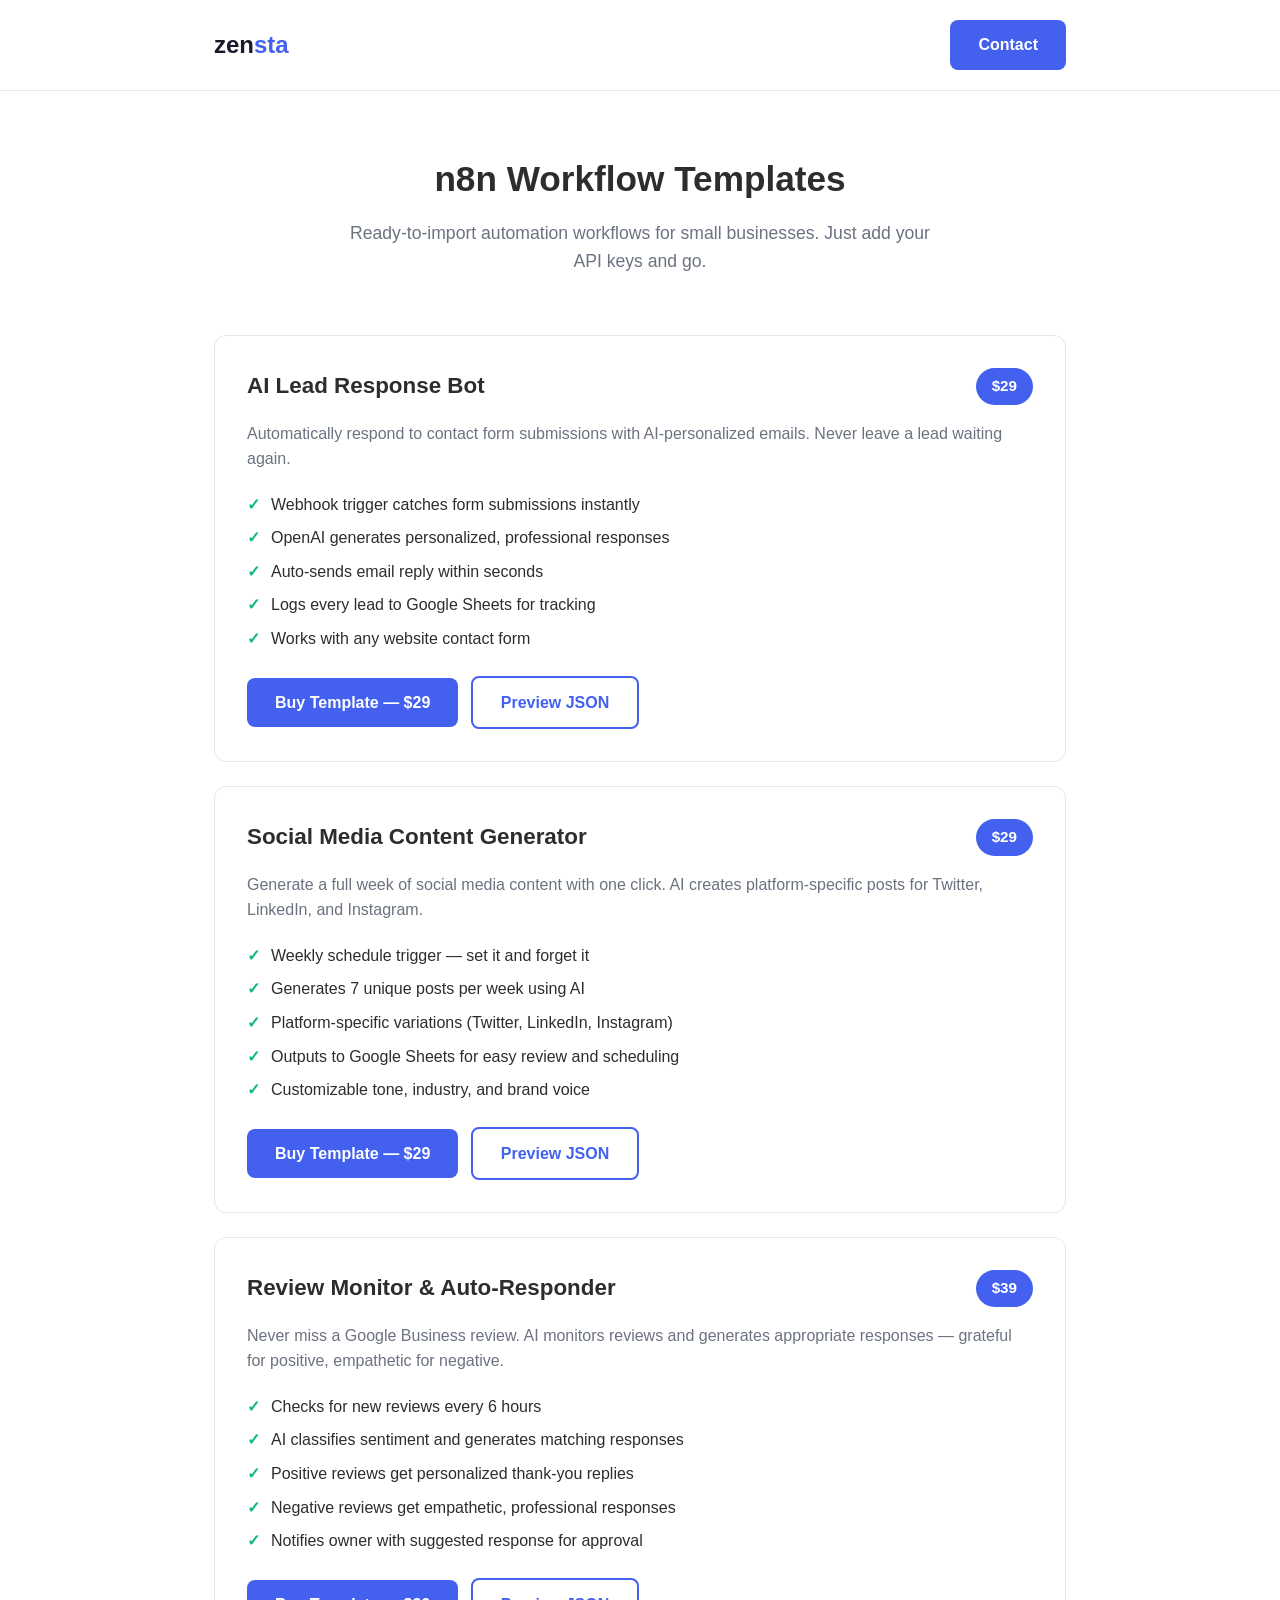
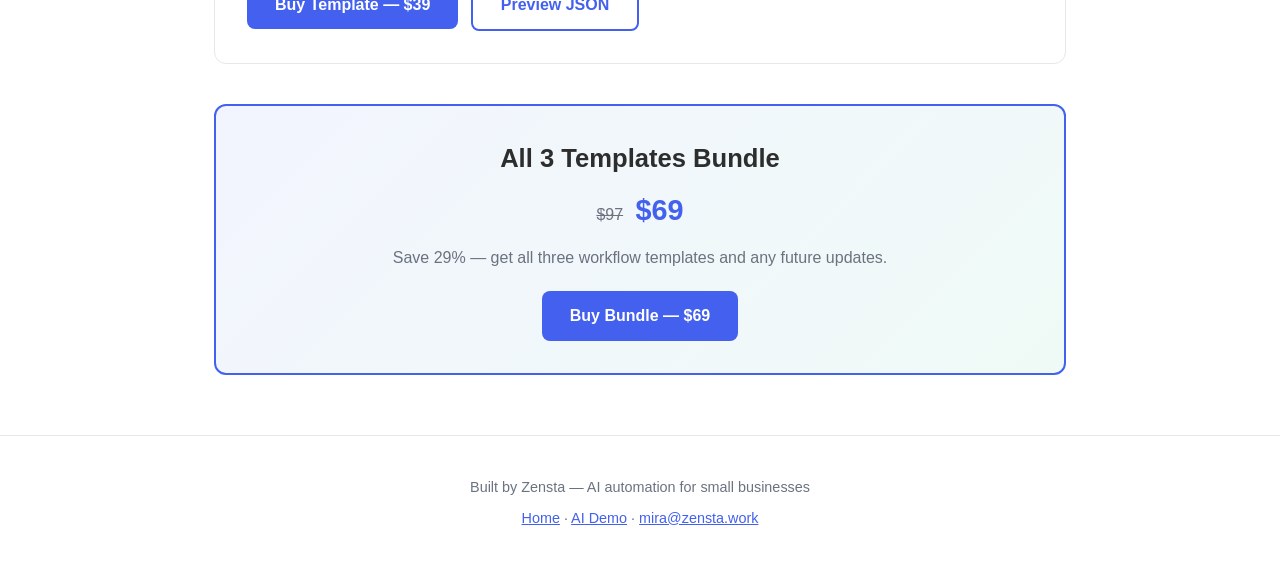
<file: templates.html>
<!DOCTYPE html>
<html lang="en">
<head>
    <meta charset="UTF-8">
    <meta name="viewport" content="width=device-width, initial-scale=1.0">
    <title>Zensta — n8n Workflow Templates for Small Businesses</title>
    <style>
        :root {
            --primary: #1a1a2e;
            --accent: #4361ee;
            --accent-hover: #3a56d4;
            --text: #2d2d2d;
            --text-light: #6b7280;
            --bg: #ffffff;
            --bg-alt: #f8f9fb;
            --border: #e5e7eb;
            --green: #10b981;
        }
        * { margin: 0; padding: 0; box-sizing: border-box; }
        body { font-family: -apple-system, BlinkMacSystemFont, 'Segoe UI', Roboto, sans-serif; color: var(--text); line-height: 1.6; background: var(--bg); }
        .container { max-width: 900px; margin: 0 auto; padding: 0 24px; }

        nav { padding: 20px 0; border-bottom: 1px solid var(--border); }
        nav .container { display: flex; justify-content: space-between; align-items: center; }
        .logo { font-size: 1.5rem; font-weight: 700; color: var(--primary); text-decoration: none; }
        .logo span { color: var(--accent); }

        .hero { padding: 60px 0 40px; text-align: center; }
        .hero h1 { font-size: 2.2rem; margin-bottom: 12px; }
        .hero p { color: var(--text-light); font-size: 1.1rem; max-width: 600px; margin: 0 auto; }

        .templates { padding: 20px 0 60px; }
        .template-card {
            border: 1px solid var(--border);
            border-radius: 12px;
            padding: 32px;
            margin-bottom: 24px;
            transition: box-shadow 0.2s;
        }
        .template-card:hover { box-shadow: 0 4px 20px rgba(0,0,0,0.08); }
        .template-header { display: flex; justify-content: space-between; align-items: flex-start; margin-bottom: 16px; flex-wrap: wrap; gap: 12px; }
        .template-header h2 { font-size: 1.4rem; }
        .price { background: var(--accent); color: white; padding: 6px 16px; border-radius: 20px; font-weight: 600; font-size: 0.95rem; white-space: nowrap; }
        .template-card p { color: var(--text-light); margin-bottom: 16px; }
        .features { list-style: none; margin-bottom: 20px; }
        .features li { padding: 4px 0; padding-left: 24px; position: relative; }
        .features li::before { content: "✓"; position: absolute; left: 0; color: var(--green); font-weight: 700; }
        .btn { display: inline-block; background: var(--accent); color: white; padding: 12px 28px; border-radius: 8px; text-decoration: none; font-weight: 600; transition: background 0.2s; }
        .btn:hover { background: var(--accent-hover); }
        .btn-outline { background: transparent; color: var(--accent); border: 2px solid var(--accent); }
        .btn-outline:hover { background: var(--accent); color: white; }

        .bundle {
            background: linear-gradient(135deg, #4361ee11, #10b98111);
            border: 2px solid var(--accent);
            border-radius: 12px;
            padding: 32px;
            margin-top: 40px;
            text-align: center;
        }
        .bundle h2 { font-size: 1.6rem; margin-bottom: 8px; }
        .bundle .original-price { text-decoration: line-through; color: var(--text-light); margin-right: 8px; }
        .bundle .bundle-price { font-size: 1.8rem; font-weight: 700; color: var(--accent); }
        .bundle p { color: var(--text-light); margin: 12px 0 20px; }

        footer { padding: 40px 0; border-top: 1px solid var(--border); text-align: center; color: var(--text-light); font-size: 0.9rem; }
    </style>
</head>
<body>
    <nav>
        <div class="container">
            <a href="/" class="logo">zen<span>sta</span></a>
            <a href="mailto:mira@zensta.work" class="btn">Contact</a>
        </div>
    </nav>

    <section class="hero">
        <div class="container">
            <h1>n8n Workflow Templates</h1>
            <p>Ready-to-import automation workflows for small businesses. Just add your API keys and go.</p>
        </div>
    </section>

    <section class="templates">
        <div class="container">

            <div class="template-card">
                <div class="template-header">
                    <h2>AI Lead Response Bot</h2>
                    <span class="price">$29</span>
                </div>
                <p>Automatically respond to contact form submissions with AI-personalized emails. Never leave a lead waiting again.</p>
                <ul class="features">
                    <li>Webhook trigger catches form submissions instantly</li>
                    <li>OpenAI generates personalized, professional responses</li>
                    <li>Auto-sends email reply within seconds</li>
                    <li>Logs every lead to Google Sheets for tracking</li>
                    <li>Works with any website contact form</li>
                </ul>
                <a href="mailto:mira@zensta.work?subject=Purchase: AI Lead Response Bot&body=Hi Mira, I'd like to purchase the AI Lead Response Bot n8n template ($29)." class="btn">Buy Template — $29</a>
                <a href="/templates/ai-lead-response.json" class="btn btn-outline" style="margin-left: 8px;" download>Preview JSON</a>
            </div>

            <div class="template-card">
                <div class="template-header">
                    <h2>Social Media Content Generator</h2>
                    <span class="price">$29</span>
                </div>
                <p>Generate a full week of social media content with one click. AI creates platform-specific posts for Twitter, LinkedIn, and Instagram.</p>
                <ul class="features">
                    <li>Weekly schedule trigger — set it and forget it</li>
                    <li>Generates 7 unique posts per week using AI</li>
                    <li>Platform-specific variations (Twitter, LinkedIn, Instagram)</li>
                    <li>Outputs to Google Sheets for easy review and scheduling</li>
                    <li>Customizable tone, industry, and brand voice</li>
                </ul>
                <a href="mailto:mira@zensta.work?subject=Purchase: Social Content Generator&body=Hi Mira, I'd like to purchase the Social Media Content Generator n8n template ($29)." class="btn">Buy Template — $29</a>
                <a href="/templates/social-content-generator.json" class="btn btn-outline" style="margin-left: 8px;" download>Preview JSON</a>
            </div>

            <div class="template-card">
                <div class="template-header">
                    <h2>Review Monitor & Auto-Responder</h2>
                    <span class="price">$39</span>
                </div>
                <p>Never miss a Google Business review. AI monitors reviews and generates appropriate responses — grateful for positive, empathetic for negative.</p>
                <ul class="features">
                    <li>Checks for new reviews every 6 hours</li>
                    <li>AI classifies sentiment and generates matching responses</li>
                    <li>Positive reviews get personalized thank-you replies</li>
                    <li>Negative reviews get empathetic, professional responses</li>
                    <li>Notifies owner with suggested response for approval</li>
                </ul>
                <a href="mailto:mira@zensta.work?subject=Purchase: Review Monitor&body=Hi Mira, I'd like to purchase the Review Monitor n8n template ($39)." class="btn">Buy Template — $39</a>
                <a href="/templates/review-monitor.json" class="btn btn-outline" style="margin-left: 8px;" download>Preview JSON</a>
            </div>

            <div class="bundle">
                <h2>All 3 Templates Bundle</h2>
                <div>
                    <span class="original-price">$97</span>
                    <span class="bundle-price">$69</span>
                </div>
                <p>Save 29% — get all three workflow templates and any future updates.</p>
                <a href="mailto:mira@zensta.work?subject=Purchase: Complete Bundle ($69)&body=Hi Mira, I'd like to purchase the complete n8n template bundle ($69 for all 3)." class="btn">Buy Bundle — $69</a>
            </div>

        </div>
    </section>

    <footer>
        <div class="container">
            <p>Built by Zensta — AI automation for small businesses</p>
            <p style="margin-top: 8px;"><a href="/" style="color: var(--accent);">Home</a> · <a href="/demo.html" style="color: var(--accent);">AI Demo</a> · <a href="mailto:mira@zensta.work" style="color: var(--accent);">mira@zensta.work</a></p>
        </div>
    </footer>
</body>
</html>
</file>
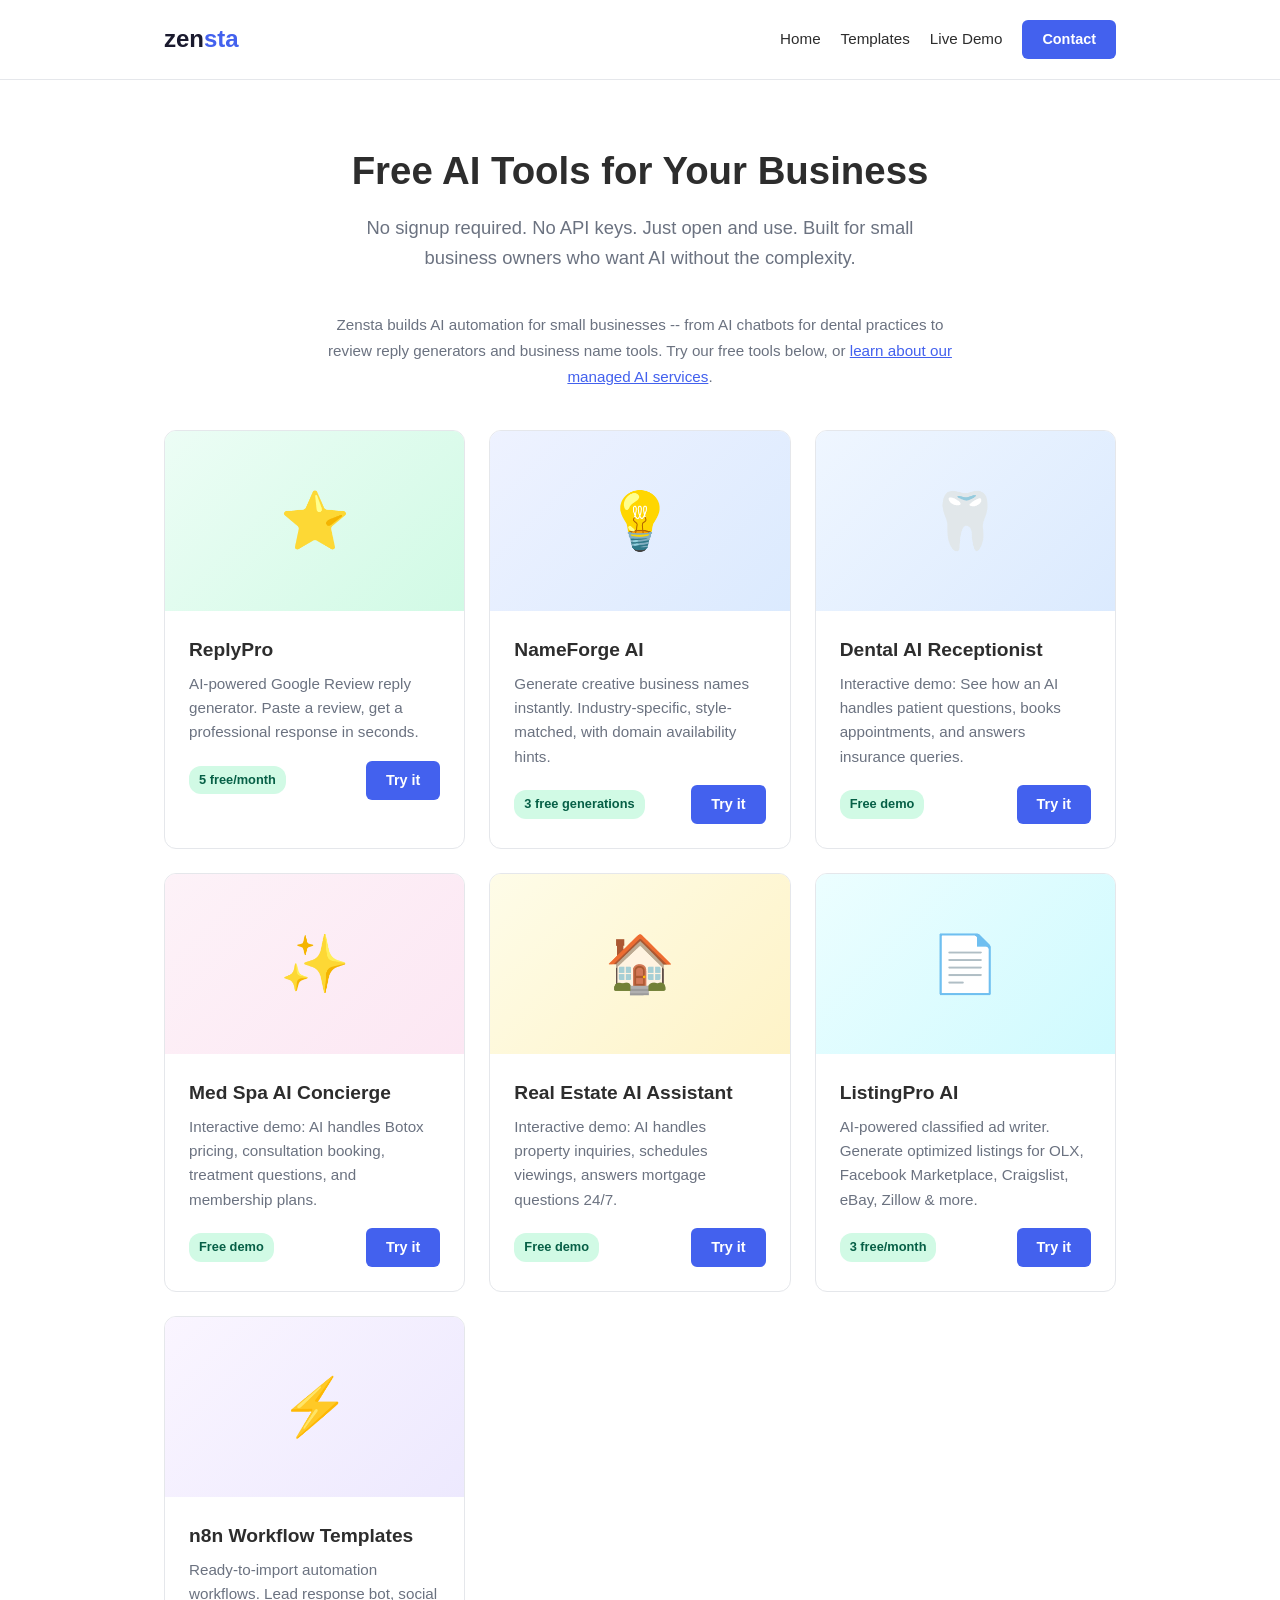
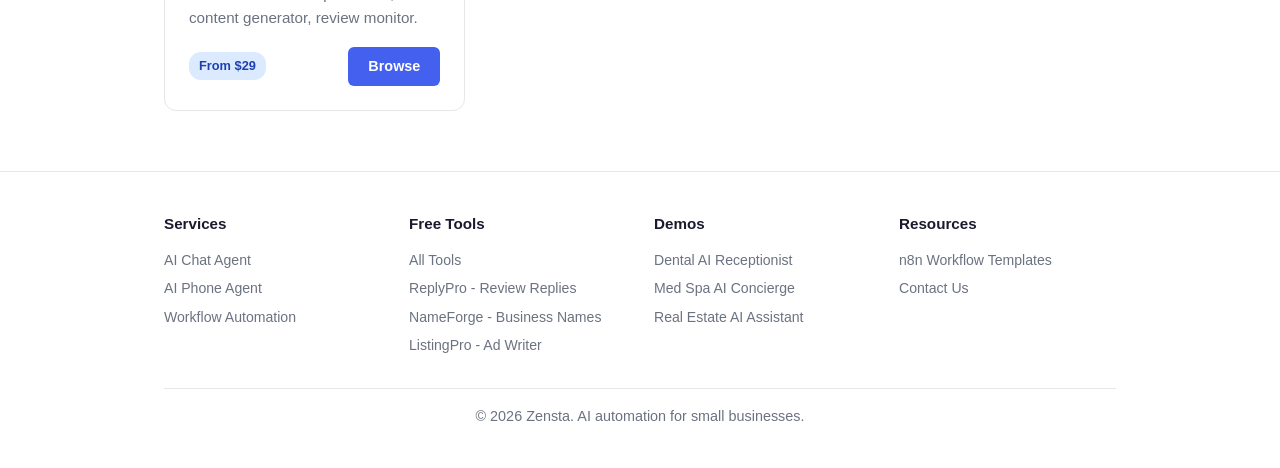
<file: tools.html>
<!DOCTYPE html>
<html lang="en">
<head>
    <meta charset="UTF-8">
    <meta name="viewport" content="width=device-width, initial-scale=1.0">
    <title>Free AI Tools for Small Businesses | Review Reply Generator, Business Name Generator | Zensta</title>
    <meta name="description" content="Free AI tools for small business owners. Review reply generator, business name generator AI, dental AI receptionist demo, med spa concierge, real estate assistant, and n8n workflow templates.">
    <meta name="keywords" content="review reply generator, business name generator AI, listing generator, classified ad writer, AI receptionist, AI chatbot dental practice, AI automation small business, n8n workflow templates, free AI tools, small business tools">
    <meta name="robots" content="index, follow">
    <link rel="canonical" href="https://zensta.work/tools.html">

    <!-- Open Graph -->
    <meta property="og:type" content="website">
    <meta property="og:title" content="Free AI Tools for Small Businesses | Zensta">
    <meta property="og:description" content="Free AI-powered tools: review reply generator, business name generator, AI receptionist demos, and n8n workflow templates. No signup required.">
    <meta property="og:url" content="https://zensta.work/tools.html">
    <meta property="og:site_name" content="Zensta">
    <meta property="og:image" content="https://zensta.work/og-image.png">
    <meta property="og:image:width" content="1200">
    <meta property="og:image:height" content="630">

    <!-- Twitter Card -->
    <meta name="twitter:card" content="summary_large_image">
    <meta name="twitter:title" content="Free AI Tools for Small Businesses | Zensta">
    <meta name="twitter:description" content="Review reply generator, business name generator AI, AI receptionist demos, and n8n workflow templates. Free, no signup.">
    <meta name="twitter:image" content="https://zensta.work/og-image.png">

    <!-- JSON-LD Structured Data: ItemList of SoftwareApplications -->
    <script type="application/ld+json">
    {
        "@context": "https://schema.org",
        "@type": "ItemList",
        "name": "Zensta Free AI Tools for Small Businesses",
        "description": "Collection of free AI-powered tools for small business owners",
        "numberOfItems": 7,
        "itemListElement": [
            {
                "@type": "ListItem",
                "position": 1,
                "item": {
                    "@type": "SoftwareApplication",
                    "name": "ReplyPro - AI Review Reply Generator",
                    "description": "AI-powered Google Review reply generator. Paste a review, get a professional response in seconds.",
                    "url": "https://zensta.work/replypro.html",
                    "applicationCategory": "BusinessApplication",
                    "offers": {
                        "@type": "Offer",
                        "price": "0",
                        "priceCurrency": "USD",
                        "description": "5 free replies per month"
                    },
                    "operatingSystem": "Web"
                }
            },
            {
                "@type": "ListItem",
                "position": 2,
                "item": {
                    "@type": "SoftwareApplication",
                    "name": "NameForge AI - Business Name Generator",
                    "description": "Generate creative business names instantly. Industry-specific, style-matched, with domain availability hints.",
                    "url": "https://zensta.work/nameforge.html",
                    "applicationCategory": "BusinessApplication",
                    "offers": {
                        "@type": "Offer",
                        "price": "0",
                        "priceCurrency": "USD",
                        "description": "3 free generations"
                    },
                    "operatingSystem": "Web"
                }
            },
            {
                "@type": "ListItem",
                "position": 3,
                "item": {
                    "@type": "SoftwareApplication",
                    "name": "Dental AI Receptionist Demo",
                    "description": "Interactive demo showing how an AI handles patient questions, books appointments, and answers insurance queries for dental practices.",
                    "url": "https://zensta.work/demo.html",
                    "applicationCategory": "BusinessApplication",
                    "offers": {
                        "@type": "Offer",
                        "price": "0",
                        "priceCurrency": "USD"
                    },
                    "operatingSystem": "Web"
                }
            },
            {
                "@type": "ListItem",
                "position": 4,
                "item": {
                    "@type": "SoftwareApplication",
                    "name": "Med Spa AI Concierge Demo",
                    "description": "Interactive demo showing AI handling Botox pricing, consultation booking, treatment questions, and membership plans for med spas.",
                    "url": "https://zensta.work/demo-medspa.html",
                    "applicationCategory": "BusinessApplication",
                    "offers": {
                        "@type": "Offer",
                        "price": "0",
                        "priceCurrency": "USD"
                    },
                    "operatingSystem": "Web"
                }
            },
            {
                "@type": "ListItem",
                "position": 5,
                "item": {
                    "@type": "SoftwareApplication",
                    "name": "Real Estate AI Assistant Demo",
                    "description": "Interactive demo showing AI handling property inquiries, scheduling viewings, and answering mortgage questions 24/7.",
                    "url": "https://zensta.work/demo-realestate.html",
                    "applicationCategory": "BusinessApplication",
                    "offers": {
                        "@type": "Offer",
                        "price": "0",
                        "priceCurrency": "USD"
                    },
                    "operatingSystem": "Web"
                }
            },
            {
                "@type": "ListItem",
                "position": 6,
                "item": {
                    "@type": "SoftwareApplication",
                    "name": "n8n Workflow Templates",
                    "description": "Ready-to-import automation workflows for small businesses. Lead response bot, social content generator, review monitor.",
                    "url": "https://zensta.work/templates.html",
                    "applicationCategory": "BusinessApplication",
                    "offers": {
                        "@type": "Offer",
                        "price": "29",
                        "priceCurrency": "USD"
                    },
                    "operatingSystem": "Web"
                }
            },
            {
                "@type": "ListItem",
                "position": 7,
                "item": {
                    "@type": "SoftwareApplication",
                    "name": "ListingPro AI - Classified Ad Writer",
                    "description": "AI-powered listing generator for OLX, Facebook Marketplace, Craigslist, eBay, Zillow, and Cars.com. Professional ad copy in seconds.",
                    "url": "https://zensta.work/listingpro.html",
                    "applicationCategory": "BusinessApplication",
                    "offers": {
                        "@type": "Offer",
                        "price": "0",
                        "priceCurrency": "USD",
                        "description": "3 free listings per month"
                    },
                    "operatingSystem": "Web"
                }
            }
        ]
    }
    </script>

    <!-- JSON-LD BreadcrumbList -->
    <script type="application/ld+json">
    {
        "@context": "https://schema.org",
        "@type": "BreadcrumbList",
        "itemListElement": [
            {
                "@type": "ListItem",
                "position": 1,
                "name": "Home",
                "item": "https://zensta.work/"
            },
            {
                "@type": "ListItem",
                "position": 2,
                "name": "Free AI Tools",
                "item": "https://zensta.work/tools.html"
            }
        ]
    }
    </script>

    <style>
        :root { --primary: #1a1a2e; --accent: #4361ee; --accent-hover: #3a56d4; --text: #2d2d2d; --text-light: #6b7280; --bg: #fff; --bg-alt: #f8f9fb; --border: #e5e7eb; }
        * { margin: 0; padding: 0; box-sizing: border-box; }
        body { font-family: -apple-system, BlinkMacSystemFont, 'Segoe UI', Roboto, sans-serif; color: var(--text); line-height: 1.6; background: var(--bg); }
        .container { max-width: 1000px; margin: 0 auto; padding: 0 24px; }
        nav { padding: 20px 0; border-bottom: 1px solid var(--border); }
        nav .container { display: flex; justify-content: space-between; align-items: center; }
        .logo { font-size: 1.5rem; font-weight: 700; color: var(--primary); text-decoration: none; }
        .logo span { color: var(--accent); }
        .hero { padding: 60px 0 20px; text-align: center; }
        .hero h1 { font-size: 2.4rem; margin-bottom: 12px; }
        .hero p { color: var(--text-light); font-size: 1.15rem; max-width: 600px; margin: 0 auto 40px; }
        .tools-grid { display: grid; grid-template-columns: repeat(auto-fill, minmax(300px, 1fr)); gap: 24px; padding: 20px 0 60px; }
        .tool-card { border: 1px solid var(--border); border-radius: 12px; overflow: hidden; transition: box-shadow 0.2s, transform 0.2s; }
        .tool-card:hover { box-shadow: 0 8px 30px rgba(0,0,0,0.08); transform: translateY(-2px); }
        .tool-img { height: 180px; display: flex; align-items: center; justify-content: center; font-size: 3.5rem; }
        .tool-body { padding: 24px; }
        .tool-body h3 { font-size: 1.2rem; margin-bottom: 6px; }
        .tool-body p { color: var(--text-light); font-size: 0.95rem; margin-bottom: 16px; }
        .tool-meta { display: flex; justify-content: space-between; align-items: center; }
        .badge { font-size: 0.8rem; padding: 4px 10px; border-radius: 12px; font-weight: 600; }
        .badge-free { background: #d1fae5; color: #065f46; }
        .badge-paid { background: #dbeafe; color: #1e40af; }
        .btn-sm { display: inline-block; background: var(--accent); color: white; padding: 8px 20px; border-radius: 6px; text-decoration: none; font-size: 0.9rem; font-weight: 600; }
        .btn-sm:hover { background: var(--accent-hover); }
        footer { padding: 40px 0; border-top: 1px solid var(--border); text-align: center; color: var(--text-light); font-size: 0.9rem; }
        footer a { color: var(--accent); }
    </style>
</head>
<body>
    <nav><div class="container" style="gap:16px">
        <a href="/" class="logo">zen<span>sta</span></a>
        <div style="display:flex;align-items:center;gap:20px">
            <a href="/" style="color:var(--text);text-decoration:none;font-size:0.95rem;font-weight:500">Home</a>
            <a href="/templates.html" style="color:var(--text);text-decoration:none;font-size:0.95rem;font-weight:500">Templates</a>
            <a href="/demo.html" style="color:var(--text);text-decoration:none;font-size:0.95rem;font-weight:500">Live Demo</a>
            <a href="mailto:mira@zensta.work" class="btn-sm">Contact</a>
        </div>
    </div></nav>

    <section class="hero"><div class="container">
        <h1>Free AI Tools for Your Business</h1>
        <p>No signup required. No API keys. Just open and use. Built for small business owners who want AI without the complexity.</p>
        <p style="color:var(--text-light);font-size:0.95rem;max-width:650px;margin:0 auto;line-height:1.7">
            Zensta builds AI automation for small businesses -- from AI chatbots for dental practices to review reply generators and business name tools. Try our free tools below, or <a href="/" style="color:var(--accent)">learn about our managed AI services</a>.
        </p>
    </div></section>

    <section class="container">
        <div class="tools-grid">

            <a href="/replypro.html" class="tool-card" style="text-decoration:none;color:inherit">
                <div class="tool-img" style="background:linear-gradient(135deg,#ecfdf5,#d1fae5)">&#11088;</div>
                <div class="tool-body">
                    <h3>ReplyPro</h3>
                    <p>AI-powered Google Review reply generator. Paste a review, get a professional response in seconds.</p>
                    <div class="tool-meta"><span class="badge badge-free">5 free/month</span><span class="btn-sm">Try it</span></div>
                </div>
            </a>

            <a href="/nameforge.html" class="tool-card" style="text-decoration:none;color:inherit">
                <div class="tool-img" style="background:linear-gradient(135deg,#eef2ff,#dbeafe)">&#128161;</div>
                <div class="tool-body">
                    <h3>NameForge AI</h3>
                    <p>Generate creative business names instantly. Industry-specific, style-matched, with domain availability hints.</p>
                    <div class="tool-meta"><span class="badge badge-free">3 free generations</span><span class="btn-sm">Try it</span></div>
                </div>
            </a>

            <a href="/demo.html" class="tool-card" style="text-decoration:none;color:inherit">
                <div class="tool-img" style="background:linear-gradient(135deg,#eff6ff,#dbeafe)">&#129463;</div>
                <div class="tool-body">
                    <h3>Dental AI Receptionist</h3>
                    <p>Interactive demo: See how an AI handles patient questions, books appointments, and answers insurance queries.</p>
                    <div class="tool-meta"><span class="badge badge-free">Free demo</span><span class="btn-sm">Try it</span></div>
                </div>
            </a>

            <a href="/demo-medspa.html" class="tool-card" style="text-decoration:none;color:inherit">
                <div class="tool-img" style="background:linear-gradient(135deg,#fdf2f8,#fce7f3)">&#10024;</div>
                <div class="tool-body">
                    <h3>Med Spa AI Concierge</h3>
                    <p>Interactive demo: AI handles Botox pricing, consultation booking, treatment questions, and membership plans.</p>
                    <div class="tool-meta"><span class="badge badge-free">Free demo</span><span class="btn-sm">Try it</span></div>
                </div>
            </a>

            <a href="/demo-realestate.html" class="tool-card" style="text-decoration:none;color:inherit">
                <div class="tool-img" style="background:linear-gradient(135deg,#fefce8,#fef3c7)">&#127968;</div>
                <div class="tool-body">
                    <h3>Real Estate AI Assistant</h3>
                    <p>Interactive demo: AI handles property inquiries, schedules viewings, answers mortgage questions 24/7.</p>
                    <div class="tool-meta"><span class="badge badge-free">Free demo</span><span class="btn-sm">Try it</span></div>
                </div>
            </a>

            <a href="/listingpro.html" class="tool-card" style="text-decoration:none;color:inherit">
                <div class="tool-img" style="background:linear-gradient(135deg,#ecfeff,#cffafe)">&#128196;</div>
                <div class="tool-body">
                    <h3>ListingPro AI</h3>
                    <p>AI-powered classified ad writer. Generate optimized listings for OLX, Facebook Marketplace, Craigslist, eBay, Zillow &amp; more.</p>
                    <div class="tool-meta"><span class="badge badge-free">3 free/month</span><span class="btn-sm">Try it</span></div>
                </div>
            </a>

            <a href="/templates.html" class="tool-card" style="text-decoration:none;color:inherit">
                <div class="tool-img" style="background:linear-gradient(135deg,#faf5ff,#ede9fe)">&#9889;</div>
                <div class="tool-body">
                    <h3>n8n Workflow Templates</h3>
                    <p>Ready-to-import automation workflows. Lead response bot, social content generator, review monitor.</p>
                    <div class="tool-meta"><span class="badge badge-paid">From $29</span><span class="btn-sm">Browse</span></div>
                </div>
            </a>

        </div>
    </section>

    <footer><div class="container">
        <div style="display:grid;grid-template-columns:repeat(auto-fit,minmax(180px,1fr));gap:28px;margin-bottom:28px;text-align:left">
            <div>
                <h4 style="color:var(--primary);font-size:0.95rem;margin-bottom:10px">Services</h4>
                <a href="/" style="display:block;color:var(--text-light);text-decoration:none;padding:3px 0;font-size:0.88rem">AI Chat Agent</a>
                <a href="/" style="display:block;color:var(--text-light);text-decoration:none;padding:3px 0;font-size:0.88rem">AI Phone Agent</a>
                <a href="/" style="display:block;color:var(--text-light);text-decoration:none;padding:3px 0;font-size:0.88rem">Workflow Automation</a>
            </div>
            <div>
                <h4 style="color:var(--primary);font-size:0.95rem;margin-bottom:10px">Free Tools</h4>
                <a href="/tools.html" style="display:block;color:var(--text-light);text-decoration:none;padding:3px 0;font-size:0.88rem">All Tools</a>
                <a href="/replypro.html" style="display:block;color:var(--text-light);text-decoration:none;padding:3px 0;font-size:0.88rem">ReplyPro - Review Replies</a>
                <a href="/nameforge.html" style="display:block;color:var(--text-light);text-decoration:none;padding:3px 0;font-size:0.88rem">NameForge - Business Names</a>
                <a href="/listingpro.html" style="display:block;color:var(--text-light);text-decoration:none;padding:3px 0;font-size:0.88rem">ListingPro - Ad Writer</a>
            </div>
            <div>
                <h4 style="color:var(--primary);font-size:0.95rem;margin-bottom:10px">Demos</h4>
                <a href="/demo.html" style="display:block;color:var(--text-light);text-decoration:none;padding:3px 0;font-size:0.88rem">Dental AI Receptionist</a>
                <a href="/demo-medspa.html" style="display:block;color:var(--text-light);text-decoration:none;padding:3px 0;font-size:0.88rem">Med Spa AI Concierge</a>
                <a href="/demo-realestate.html" style="display:block;color:var(--text-light);text-decoration:none;padding:3px 0;font-size:0.88rem">Real Estate AI Assistant</a>
            </div>
            <div>
                <h4 style="color:var(--primary);font-size:0.95rem;margin-bottom:10px">Resources</h4>
                <a href="/templates.html" style="display:block;color:var(--text-light);text-decoration:none;padding:3px 0;font-size:0.88rem">n8n Workflow Templates</a>
                <a href="mailto:mira@zensta.work" style="display:block;color:var(--text-light);text-decoration:none;padding:3px 0;font-size:0.88rem">Contact Us</a>
            </div>
        </div>
        <div style="text-align:center;padding-top:16px;border-top:1px solid var(--border)">
            <p>&copy; 2026 Zensta. AI automation for small businesses.</p>
        </div>
    </div></footer>
</body>
</html>
</file>
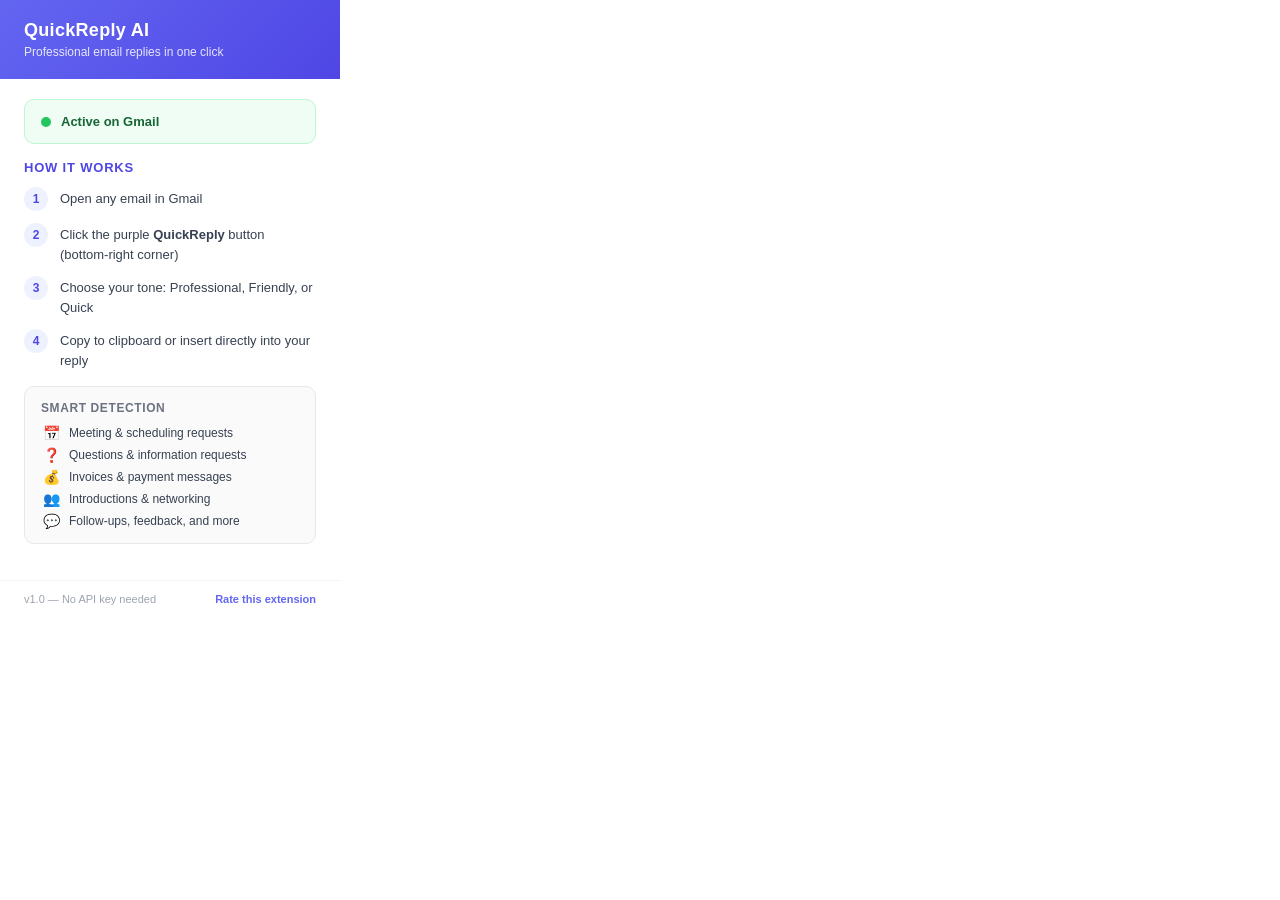
<file: extensions/quickreply-ai/popup.html>
<!DOCTYPE html>
<html lang="en">
<head>
  <meta charset="UTF-8">
  <meta name="viewport" content="width=device-width, initial-scale=1.0">
  <title>QuickReply AI</title>
  <style>
    * {
      margin: 0;
      padding: 0;
      box-sizing: border-box;
    }

    body {
      width: 340px;
      font-family: -apple-system, BlinkMacSystemFont, 'Segoe UI', Roboto, 'Helvetica Neue', Arial, sans-serif;
      background: #fff;
      color: #1f2937;
    }

    /* ── Header ──────────────────────────────────────────────────── */
    .header {
      background: linear-gradient(135deg, #6366f1 0%, #4f46e5 100%);
      padding: 20px 24px;
      color: #fff;
    }

    .header h1 {
      font-size: 18px;
      font-weight: 800;
      letter-spacing: 0.3px;
      margin-bottom: 4px;
    }

    .header p {
      font-size: 12px;
      opacity: 0.85;
      font-weight: 400;
    }

    /* ── Content ─────────────────────────────────────────────────── */
    .content {
      padding: 20px 24px;
    }

    .status {
      display: flex;
      align-items: center;
      gap: 10px;
      padding: 14px 16px;
      background: #f0fdf4;
      border: 1px solid #bbf7d0;
      border-radius: 10px;
      margin-bottom: 16px;
    }

    .status-dot {
      width: 10px;
      height: 10px;
      background: #22c55e;
      border-radius: 50%;
      flex-shrink: 0;
      animation: pulse 2s infinite;
    }

    @keyframes pulse {
      0%, 100% { opacity: 1; }
      50% { opacity: 0.5; }
    }

    .status-text {
      font-size: 13px;
      font-weight: 600;
      color: #166534;
    }

    /* ── Instructions ────────────────────────────────────────────── */
    .instructions {
      margin-bottom: 16px;
    }

    .instructions h2 {
      font-size: 13px;
      font-weight: 700;
      color: #4f46e5;
      text-transform: uppercase;
      letter-spacing: 0.8px;
      margin-bottom: 12px;
    }

    .step {
      display: flex;
      align-items: flex-start;
      gap: 12px;
      margin-bottom: 12px;
    }

    .step:last-child {
      margin-bottom: 0;
    }

    .step-num {
      width: 24px;
      height: 24px;
      background: #eef2ff;
      color: #4f46e5;
      border-radius: 50%;
      display: flex;
      align-items: center;
      justify-content: center;
      font-size: 12px;
      font-weight: 700;
      flex-shrink: 0;
    }

    .step-text {
      font-size: 13px;
      line-height: 1.5;
      color: #374151;
      padding-top: 2px;
    }

    /* ── Features ─────────────────────────────────────────────────── */
    .features {
      background: #fafafa;
      border: 1px solid #e5e7eb;
      border-radius: 10px;
      padding: 14px 16px;
      margin-bottom: 16px;
    }

    .features h3 {
      font-size: 12px;
      font-weight: 700;
      color: #6b7280;
      text-transform: uppercase;
      letter-spacing: 0.6px;
      margin-bottom: 10px;
    }

    .feature-row {
      display: flex;
      align-items: center;
      gap: 8px;
      margin-bottom: 6px;
      font-size: 12px;
      color: #374151;
    }

    .feature-row:last-child {
      margin-bottom: 0;
    }

    .feature-icon {
      font-size: 14px;
      width: 20px;
      text-align: center;
    }

    /* ── Footer ──────────────────────────────────────────────────── */
    .footer {
      padding: 12px 24px 16px;
      border-top: 1px solid #f3f4f6;
      display: flex;
      justify-content: space-between;
      align-items: center;
    }

    .footer-text {
      font-size: 11px;
      color: #9ca3af;
    }

    .footer-link {
      font-size: 11px;
      color: #6366f1;
      text-decoration: none;
      font-weight: 600;
    }

    .footer-link:hover {
      text-decoration: underline;
    }

    /* ── Gmail-only notice ────────────────────────────────────────── */
    .notice {
      display: none;
      padding: 14px 16px;
      background: #fffbeb;
      border: 1px solid #fde68a;
      border-radius: 10px;
      margin-bottom: 16px;
    }

    .notice-text {
      font-size: 12px;
      color: #92400e;
      line-height: 1.5;
    }

    .notice.visible {
      display: block;
    }
  </style>
</head>
<body>

  <div class="header">
    <h1>QuickReply AI</h1>
    <p>Professional email replies in one click</p>
  </div>

  <div class="content">
    <div class="status" id="status">
      <div class="status-dot"></div>
      <span class="status-text">Active on Gmail</span>
    </div>

    <div class="notice" id="notice">
      <div class="notice-text">
        Navigate to <strong>mail.google.com</strong> to use QuickReply AI. Open any email and look for the purple button in the bottom-right corner.
      </div>
    </div>

    <div class="instructions">
      <h2>How it works</h2>
      <div class="step">
        <div class="step-num">1</div>
        <div class="step-text">Open any email in Gmail</div>
      </div>
      <div class="step">
        <div class="step-num">2</div>
        <div class="step-text">Click the purple <strong>QuickReply</strong> button (bottom-right corner)</div>
      </div>
      <div class="step">
        <div class="step-num">3</div>
        <div class="step-text">Choose your tone: Professional, Friendly, or Quick</div>
      </div>
      <div class="step">
        <div class="step-num">4</div>
        <div class="step-text">Copy to clipboard or insert directly into your reply</div>
      </div>
    </div>

    <div class="features">
      <h3>Smart Detection</h3>
      <div class="feature-row">
        <span class="feature-icon">&#128197;</span>
        <span>Meeting & scheduling requests</span>
      </div>
      <div class="feature-row">
        <span class="feature-icon">&#10067;</span>
        <span>Questions & information requests</span>
      </div>
      <div class="feature-row">
        <span class="feature-icon">&#128176;</span>
        <span>Invoices & payment messages</span>
      </div>
      <div class="feature-row">
        <span class="feature-icon">&#128101;</span>
        <span>Introductions & networking</span>
      </div>
      <div class="feature-row">
        <span class="feature-icon">&#128172;</span>
        <span>Follow-ups, feedback, and more</span>
      </div>
    </div>
  </div>

  <div class="footer">
    <span class="footer-text">v1.0 &mdash; No API key needed</span>
    <a href="#" class="footer-link" id="rate-link">Rate this extension</a>
  </div>

  <script src="popup.js"></script>
</body>
</html>
</file>
